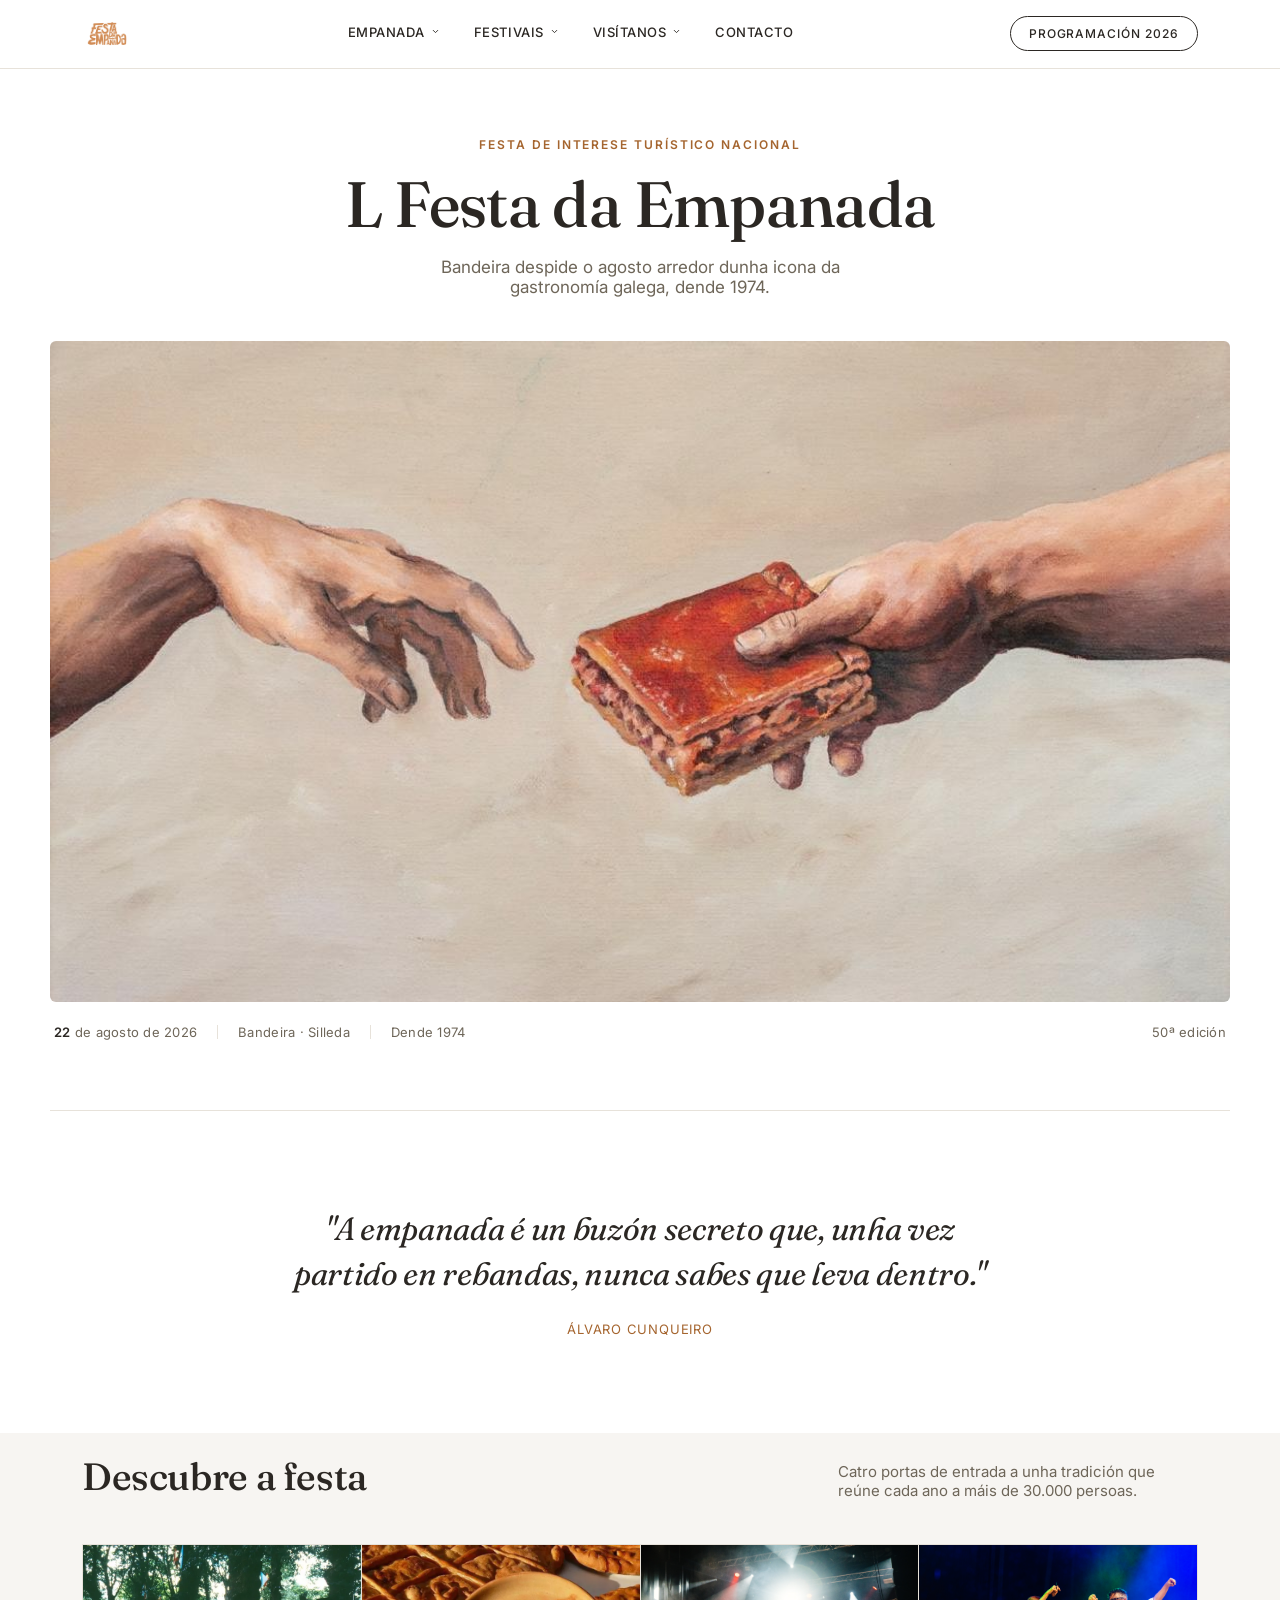
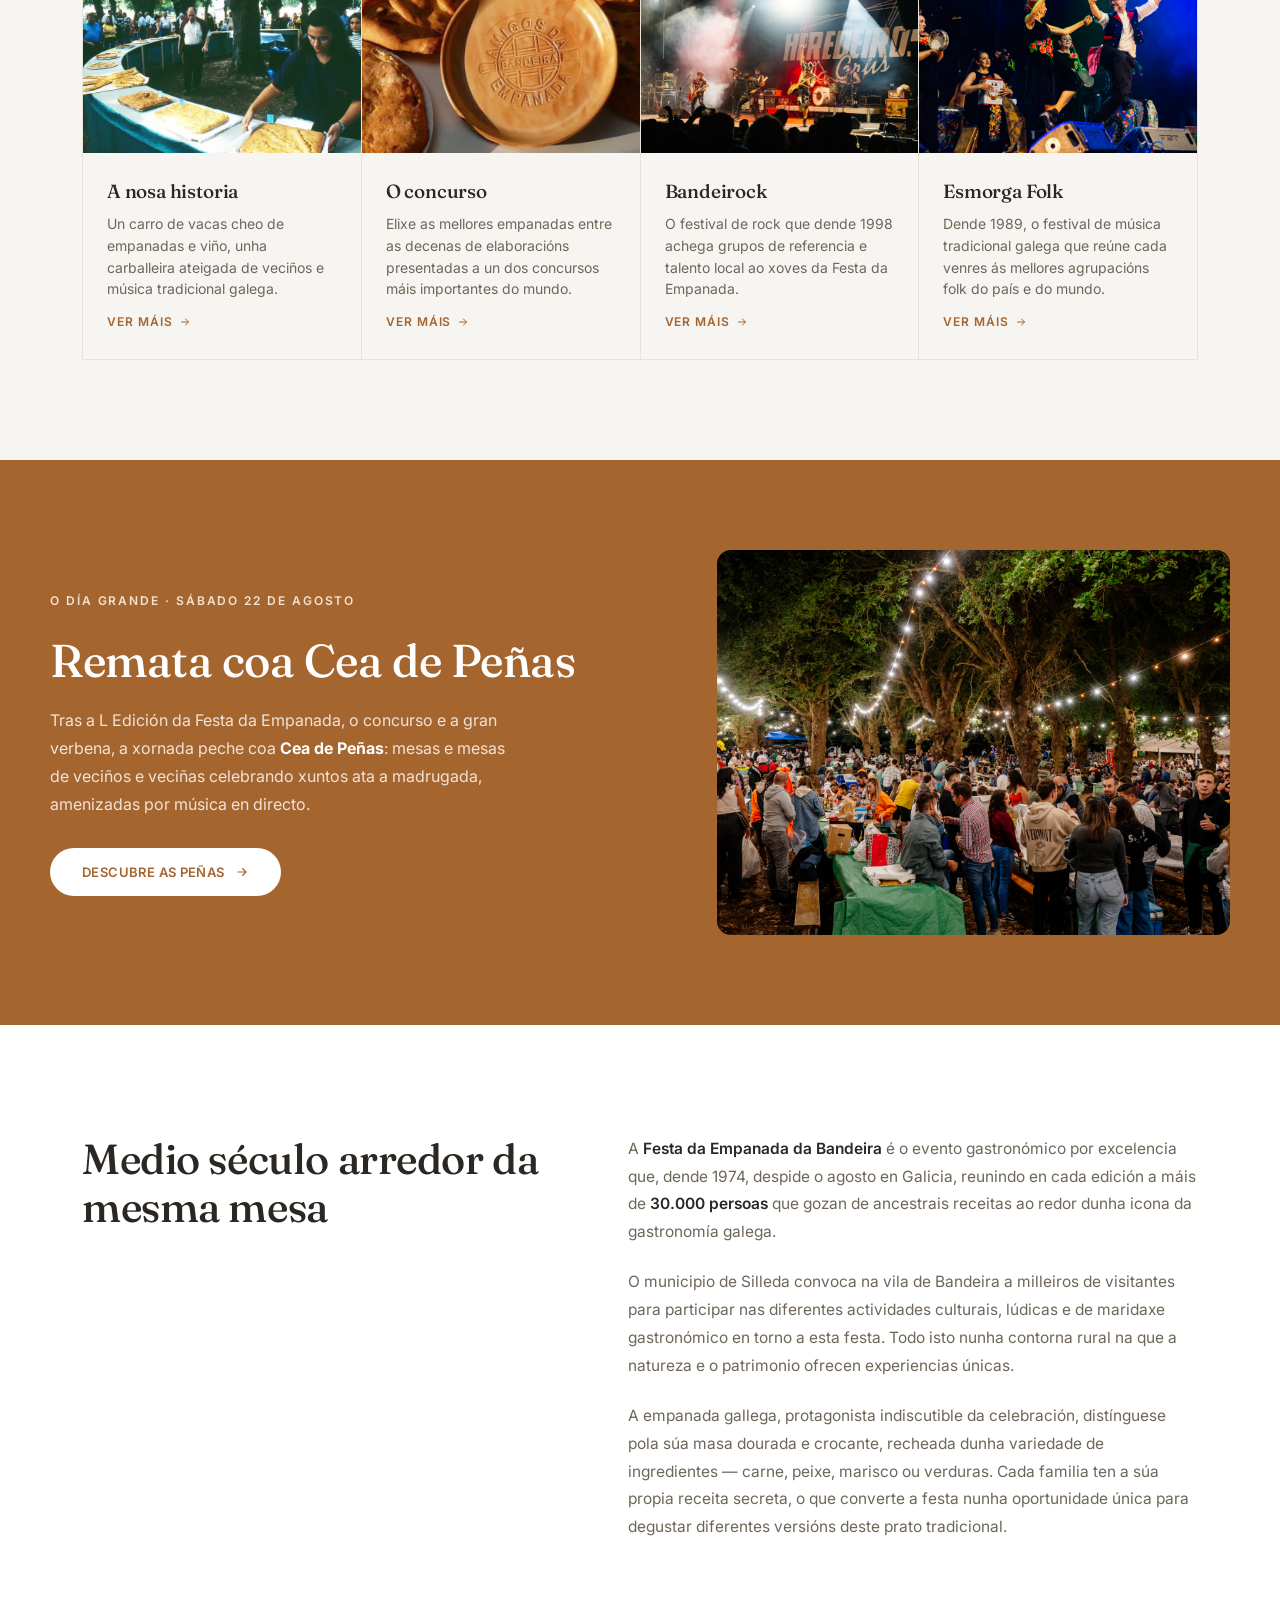
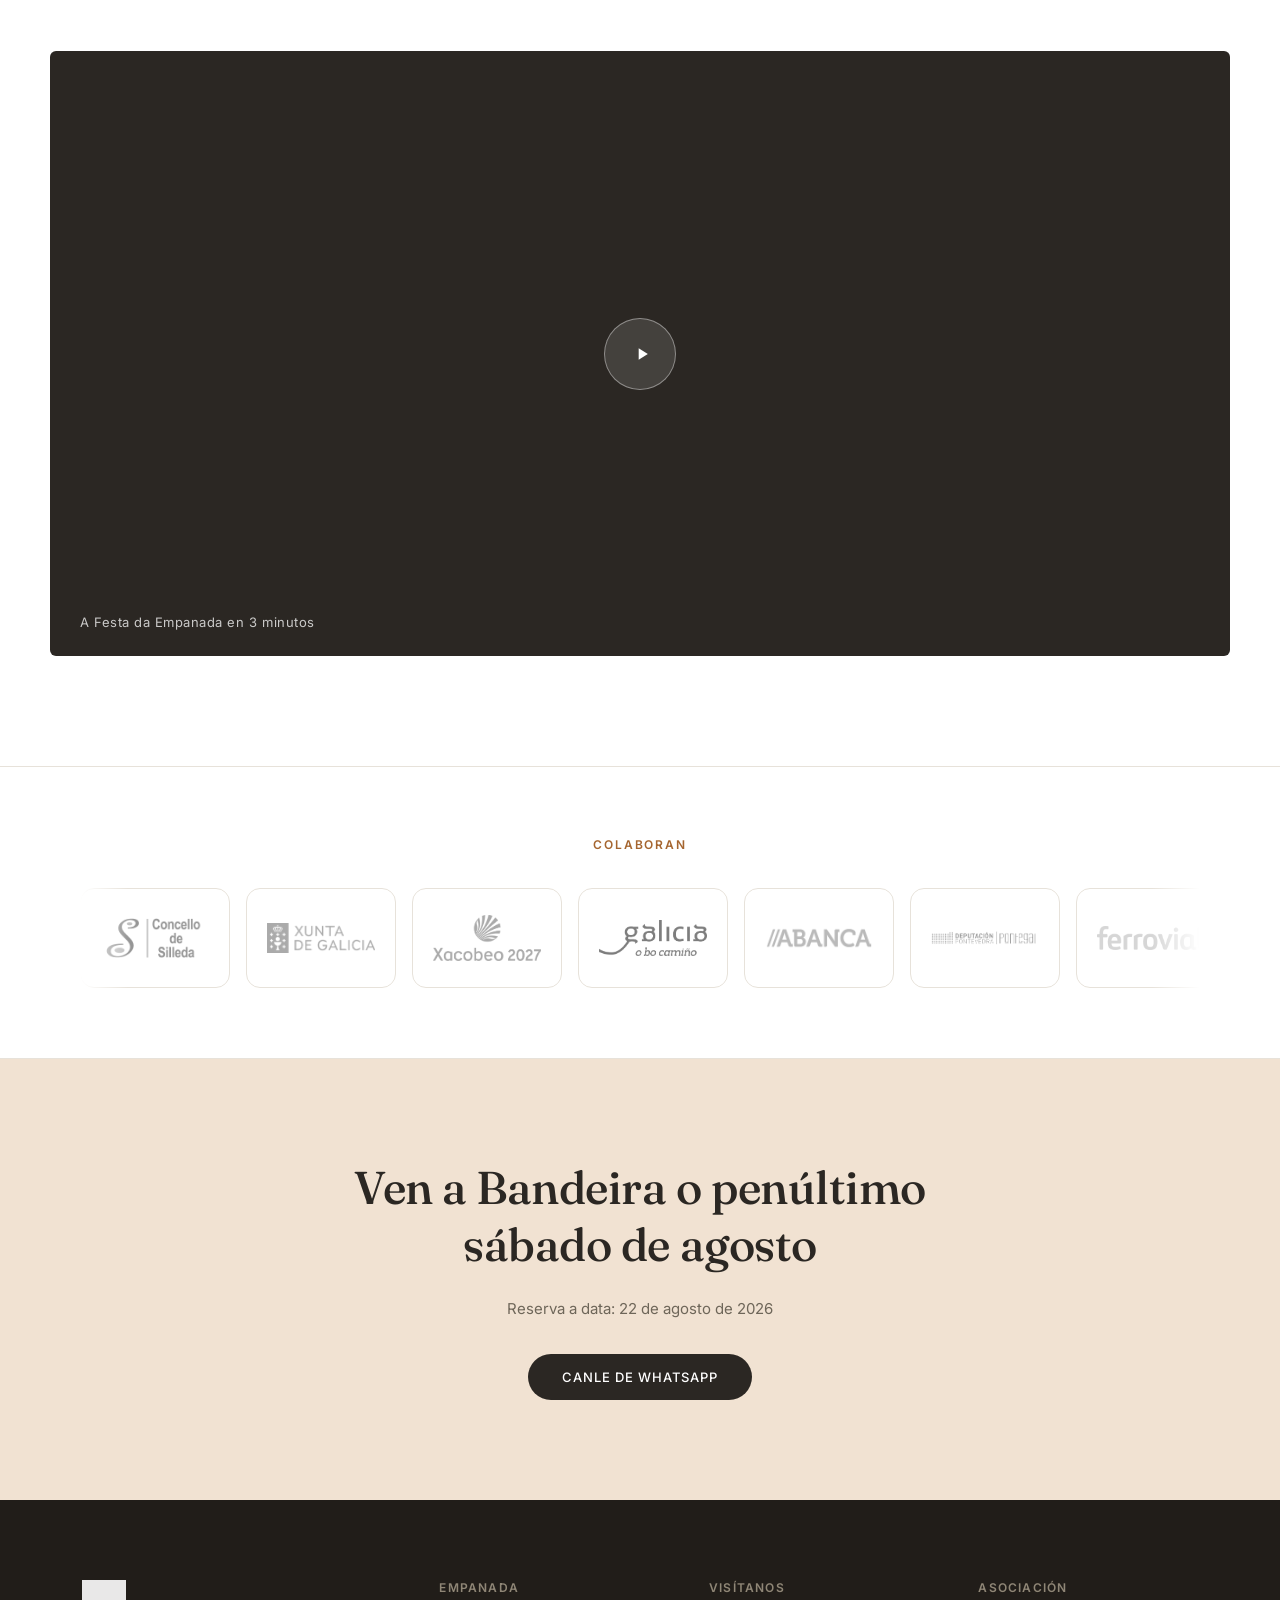
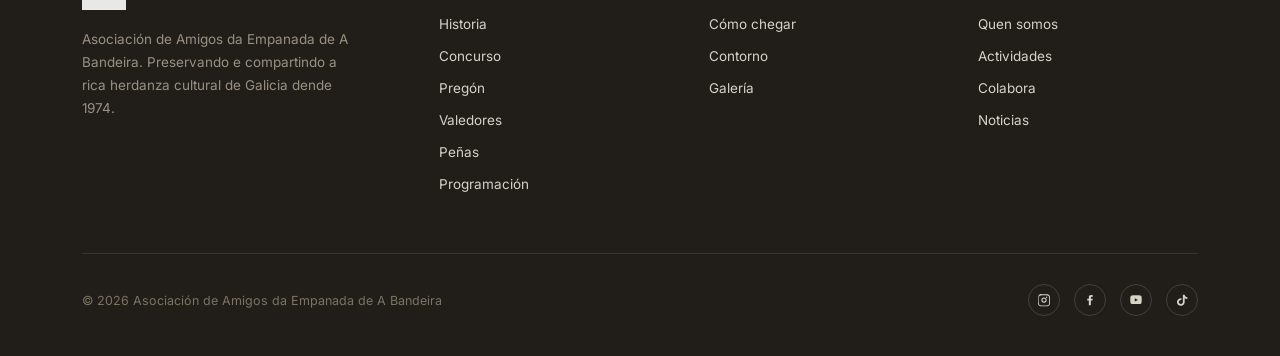
<file: index.html>
<!DOCTYPE html>
<html lang="gl">
<head>
<meta charset="UTF-8">
<meta name="viewport" content="width=device-width, initial-scale=1.0">
<title>Festa da Empanada · Bandeira</title>
<link rel="preconnect" href="https://fonts.googleapis.com">
<link rel="preconnect" href="https://fonts.gstatic.com" crossorigin>
<link href="https://fonts.googleapis.com/css2?family=Fraunces:ital,opsz,wght@0,9..144,300;0,9..144,400;0,9..144,500;0,9..144,600;1,9..144,400&family=Inter:wght@300;400;500;600&display=swap" rel="stylesheet">
<link rel="stylesheet" href="css/styles.css">
</head>
<body>

<header id="site-header">
  <div class="nav-inner">
    <a class="brand" href="#inicio">
      <img src="img/logo.png" alt="Festa da Empanada">
    </a>
    <nav>
      <ul>
        <li class="has-dropdown">
          <button class="dropdown-toggle" aria-expanded="false" aria-haspopup="true">
            Empanada
            <svg viewBox="0 0 24 24"><path d="M6 9l6 6 6-6" stroke="currentColor" stroke-width="2.4" fill="none" stroke-linecap="round" stroke-linejoin="round"/></svg>
          </button>
          <div class="dropdown-menu">
            <a href="empanada/historia.html">Historia</a>
            <a href="empanada/concurso.html">Concurso</a>
            <a href="empanada/pregon.html">Pregón</a>
            <a href="empanada/valedores.html">Valedores</a>
            <a href="empanada/penas.html">Peñas</a>
            <a href="empanada/programacion.html">Programación</a>
          </div>
        </li>
        <li class="has-dropdown">
          <button class="dropdown-toggle" aria-expanded="false" aria-haspopup="true">
            Festivais
            <svg viewBox="0 0 24 24"><path d="M6 9l6 6 6-6" stroke="currentColor" stroke-width="2.4" fill="none" stroke-linecap="round" stroke-linejoin="round"/></svg>
          </button>
          <div class="dropdown-menu">
            <a href="festivais/esmorgafolk.html">Esmorga Folk</a>
            <a href="festivais/bandeirock.html">Bandeirock</a>
          </div>
        </li>
        <li class="has-dropdown">
          <button class="dropdown-toggle" aria-expanded="false" aria-haspopup="true">
            Visítanos
            <svg viewBox="0 0 24 24"><path d="M6 9l6 6 6-6" stroke="currentColor" stroke-width="2.4" fill="none" stroke-linecap="round" stroke-linejoin="round"/></svg>
          </button>
          <div class="dropdown-menu">
            <a href="visitanos/atopanos.html">Cómo chegar</a>
            <a href="visitanos/entorno.html">Contorno</a>
          </div>
        </li>
        <li><a href="contacto.html">Contacto</a></li>
      </ul>
    </nav>
    <a class="nav-cta" href="empanada/programacion.html">Programación 2026</a>
    <button class="nav-toggle" id="navToggle" aria-label="Abrir menú" aria-expanded="false">
      <span></span><span></span><span></span>
    </button>
  </div>
  <div class="mobile-menu" id="mobileMenu">
    <ul>
      <li>
        <button class="mobile-dropdown-toggle" aria-expanded="false">
          Empanada
          <svg viewBox="0 0 24 24"><path d="M6 9l6 6 6-6" stroke="currentColor" stroke-width="2.4" fill="none" stroke-linecap="round" stroke-linejoin="round"/></svg>
        </button>
        <ul class="mobile-submenu">
          <li><a href="empanada/historia.html">Historia</a></li>
          <li><a href="empanada/concurso.html">Concurso</a></li>
          <li><a href="empanada/pregon.html">Pregón</a></li>
          <li><a href="empanada/valedores.html">Valedores</a></li>
          <li><a href="empanada/penas.html">Peñas</a></li>
          <li><a href="empanada/programacion.html">Programación</a></li>
        </ul>
      </li>
      <li>
        <button class="mobile-dropdown-toggle" aria-expanded="false">
          Empanada Fest
          <svg viewBox="0 0 24 24"><path d="M6 9l6 6 6-6" stroke="currentColor" stroke-width="2.4" fill="none" stroke-linecap="round" stroke-linejoin="round"/></svg>
        </button>
        <ul class="mobile-submenu">
          <li><a href="festivais/esmorgafolk.html">Esmorga Folk</a></li>
          <li><a href="festivais/bandeirock.html">Bandeirock</a></li>
        </ul>
      </li>
      <li>
        <button class="mobile-dropdown-toggle" aria-expanded="false">
          Visítanos
          <svg viewBox="0 0 24 24"><path d="M6 9l6 6 6-6" stroke="currentColor" stroke-width="2.4" fill="none" stroke-linecap="round" stroke-linejoin="round"/></svg>
        </button>
        <ul class="mobile-submenu">
          <li><a href="visitanos/atopanos.html">Cómo chegar</a></li>
          <li><a href="visitanos/entorno.html">Contorno</a></li>
        </ul>
      </li>
      <li><a href="contacto.html">Contacto</a></li>
    </ul>
  </div>
</header>

<section class="hero" id="inicio">
  <div class="hero-top">
    <span class="eyebrow">Festa de Interese Turístico Nacional</span>
    <h1>L Festa da Empanada</h1>
    <p>Bandeira despide o agosto arredor dunha icona da gastronomía galega, dende 1974.</p>
  </div>

  <div class="hero-image-frame">
    <img src="img/hero-empanada.jpg" alt="Man e empanada, ilustración inspirada na Creación de Adán">
  </div>

  <div class="hero-meta">
    <div class="hero-meta-group">
      <div class="item"><b>22</b> de agosto de 2026</div>
      <div class="divider"></div>
      <div class="item">Bandeira · Silleda</div>
      <div class="divider"></div>
      <div class="item">Dende 1974</div>
    </div>
    <div class="item">50ª edición</div>
  </div>
</section>

<section class="intro" data-reveal>
  <div class="wrap">
    <h2>"A empanada é un buzón secreto que, unha vez partido en rebandas, nunca sabes que leva dentro."</h2>
    <cite>Álvaro Cunqueiro</cite>
  </div>
</section>

<section class="cards" id="descubre">
  <div class="wrap">
    <div class="section-head" data-reveal>
      <h2>Descubre a festa</h2>
      <p>Catro portas de entrada a unha tradición que reúne cada ano a máis de 30.000 persoas.</p>
    </div>
    <div class="card-grid">

      <div class="card" id="historia" data-reveal>
        <img class="card-ph" src="img/card-historia.jpg" alt="A nosa historia" loading="lazy" decoding="async">
        <div class="card-body">
          <h3>A nosa historia</h3>
          <p>Un carro de vacas cheo de empanadas e viño, unha carballeira ateigada de veciños e música tradicional galega.</p>
          <a class="card-link" href="empanada/historia.html">Ver máis <svg viewBox="0 0 24 24"><path d="M5 12h14M13 6l6 6-6 6" stroke="currentColor" stroke-width="2" fill="none" stroke-linecap="round" stroke-linejoin="round"/></svg></a>
        </div>
      </div>

      <div class="card" id="concurso" data-reveal>
        <img class="card-ph" src="img/card-concurso.jpg" alt="O concurso" loading="lazy" decoding="async">
        <div class="card-body">
          <h3>O concurso</h3>
          <p>Elixe as mellores empanadas entre as decenas de elaboracións presentadas a un dos concursos máis importantes do mundo.</p>
          <a class="card-link" href="empanada/concurso.html">Ver máis <svg viewBox="0 0 24 24"><path d="M5 12h14M13 6l6 6-6 6" stroke="currentColor" stroke-width="2" fill="none" stroke-linecap="round" stroke-linejoin="round"/></svg></a>
        </div>
      </div>

      <div class="card" id="bandeirock" data-reveal>
        <img class="card-ph" src="img/card-bandeirock.jpg" alt="Bandeirock" loading="lazy" decoding="async">
        <div class="card-body">
          <h3>Bandeirock</h3>
          <p>O festival de rock que dende 1998 achega grupos de referencia e talento local ao xoves da Festa da Empanada.</p>
          <a class="card-link" href="festivais/bandeirock.html">Ver máis <svg viewBox="0 0 24 24"><path d="M5 12h14M13 6l6 6-6 6" stroke="currentColor" stroke-width="2" fill="none" stroke-linecap="round" stroke-linejoin="round"/></svg></a>
        </div>
      </div>

      <div class="card" id="esmorgafolk" data-reveal>
        <img class="card-ph" src="img/card-esmorgafolk.jpg" alt="Esmorga Folk" loading="lazy" decoding="async">
        <div class="card-body">
          <h3>Esmorga Folk</h3>
          <p>Dende 1989, o festival de música tradicional galega que reúne cada venres ás mellores agrupacións folk do país e do mundo.</p>
          <a class="card-link" href="festivais/esmorgafolk.html">Ver máis <svg viewBox="0 0 24 24"><path d="M5 12h14M13 6l6 6-6 6" stroke="currentColor" stroke-width="2" fill="none" stroke-linecap="round" stroke-linejoin="round"/></svg></a>
        </div>
      </div>

    </div>
  </div>
</section>

<section class="highlight-band">
  <div class="highlight-grid">
    <div class="highlight-text" data-reveal>
      <span class="eyebrow">O día grande · Sábado 22 de agosto</span>
      <h2>Remata coa Cea de Peñas</h2>
      <p>Tras a L Edición da Festa da Empanada, o concurso e a gran verbena, a xornada peche coa <strong>Cea de Peñas</strong>: mesas e mesas de veciños e veciñas celebrando xuntos ata a madrugada, amenizadas por música en directo.</p>
      <a class="highlight-cta" href="empanada/penas.html">Descubre as peñas <svg viewBox="0 0 24 24"><path d="M5 12h14M13 6l6 6-6 6" stroke="currentColor" stroke-width="2" fill="none" stroke-linecap="round" stroke-linejoin="round"/></svg></a>
    </div>
    <div class="highlight-figure">
      <img src="img/cea-de-penas.jpg" alt="Cea de Peñas na Festa da Empanada" loading="lazy" decoding="async" onerror="this.parentElement.innerHTML='&lt;span&gt;Imaxe · Cea de Peñas&lt;/span&gt;'">
    </div>
  </div>
</section>

<section class="about">
  <div class="wrap">
    <h2 data-reveal>Medio século arredor da mesma mesa</h2>
    <div class="about-text" data-reveal>
      <p>A <strong>Festa da Empanada da Bandeira</strong> é o evento gastronómico por excelencia que, dende 1974, despide o agosto en Galicia, reunindo en cada edición a máis de <strong>30.000 persoas</strong> que gozan de ancestrais receitas ao redor dunha icona da gastronomía galega.</p>
      <p>O municipio de Silleda convoca na vila de Bandeira a milleiros de visitantes para participar nas diferentes actividades culturais, lúdicas e de maridaxe gastronómico en torno a esta festa. Todo isto nunha contorna rural na que a natureza e o patrimonio ofrecen experiencias únicas.</p>
      <p>A empanada gallega, protagonista indiscutible da celebración, distínguese pola súa masa dourada e crocante, recheada dunha variedade de ingredientes — carne, peixe, marisco ou verduras. Cada familia ten a súa propia receita secreta, o que converte a festa nunha oportunidade única para degustar diferentes versións deste prato tradicional.</p>
    </div>
  </div>
</section>

<section class="video" id="programacion">
  <div class="video-frame" id="videoFrame" data-video-id="cNj0-I0LE_Q" role="button" tabindex="0" aria-label="Reproducir vídeo: A Festa da Empanada en 3 minutos">
    <div class="play">
      <svg viewBox="0 0 24 24"><path d="M8 5v14l11-7z"/></svg>
    </div>
    <span class="video-label">A Festa da Empanada en 3 minutos</span>
  </div>
</section>

<section class="sponsors">
  <span class="eyebrow" style="text-align:center; display:block;">Colaboran</span>
  <div class="sponsor-marquee" data-reveal>
    <div class="sponsor-track">

    <div class="sponsor-logo">
      <img src="img/colaboradores/concello-silleda.png" alt="Concello de Silleda" loading="lazy" decoding="async" onerror="this.style.display='none';this.nextElementSibling.style.display='flex';">
      <span class="sponsor-fallback">Concello de Silleda</span>
    </div>
    <div class="sponsor-logo">
      <img src="img/colaboradores/xunta-galicia.png" alt="Xunta de Galicia" loading="lazy" decoding="async" onerror="this.style.display='none';this.nextElementSibling.style.display='flex';">
      <span class="sponsor-fallback">Xunta de Galicia</span>
    </div>
    <div class="sponsor-logo">
      <img src="img/colaboradores/xacobeo-2027.png" alt="Xacobeo 2027" loading="lazy" decoding="async" onerror="this.style.display='none';this.nextElementSibling.style.display='flex';">
      <span class="sponsor-fallback">Xacobeo 2027</span>
    </div>
    <div class="sponsor-logo">
      <img src="img/colaboradores/turismo-galicia.png" alt="Turismo de Galicia" loading="lazy" decoding="async" onerror="this.style.display='none';this.nextElementSibling.style.display='flex';">
      <span class="sponsor-fallback">Turismo de Galicia</span>
    </div>
    <div class="sponsor-logo">
      <img src="img/colaboradores/abanca.png" alt="ABANCA" loading="lazy" decoding="async" onerror="this.style.display='none';this.nextElementSibling.style.display='flex';">
      <span class="sponsor-fallback">ABANCA</span>
    </div>
    <div class="sponsor-logo">
      <img src="img/colaboradores/deputacion-pontevedra.png" alt="Deputación de Pontevedra" loading="lazy" decoding="async" onerror="this.style.display='none';this.nextElementSibling.style.display='flex';">
      <span class="sponsor-fallback">Deputación de Pontevedra</span>
    </div>
    <div class="sponsor-logo">
      <img src="img/colaboradores/ferrovial.png" alt="Ferrovial" loading="lazy" decoding="async" onerror="this.style.display='none';this.nextElementSibling.style.display='flex';">
      <span class="sponsor-fallback">Ferrovial</span>
    </div>
    <div class="sponsor-logo">
      <img src="img/colaboradores/silledasostible.png" alt="Silledasostible" loading="lazy" decoding="async" onerror="this.style.display='none';this.nextElementSibling.style.display='flex';">
      <span class="sponsor-fallback">Silledasostible</span>
    </div>
    <div class="sponsor-logo">
      <img src="img/colaboradores/nudesa.png" alt="Nudesa" loading="lazy" decoding="async" onerror="this.style.display='none';this.nextElementSibling.style.display='flex';">
      <span class="sponsor-fallback">Nudesa</span>
    </div>
    <div class="sponsor-logo">
      <img src="img/colaboradores/culinaria.png" alt="Culinaria" loading="lazy" decoding="async" onerror="this.style.display='none';this.nextElementSibling.style.display='flex';">
      <span class="sponsor-fallback">Culinaria</span>
    </div>
    <div class="sponsor-logo">
      <img src="img/colaboradores/o-muino-de-cerdedo.png" alt="O Muíño de Cerdedo" loading="lazy" decoding="async" onerror="this.style.display='none';this.nextElementSibling.style.display='flex';">
      <span class="sponsor-fallback">O Muíño de Cerdedo</span>
    </div>
    <div class="sponsor-logo">
      <img src="img/colaboradores/vegalsa.png" alt="Vegalsa" loading="lazy" decoding="async" onerror="this.style.display='none';this.nextElementSibling.style.display='flex';">
      <span class="sponsor-fallback">Vegalsa</span>
    </div>
    <div class="sponsor-logo">
      <img src="img/colaboradores/inturasa-perez-rumbao.png" alt="Inturasa Pérez Rumbao" loading="lazy" decoding="async" onerror="this.style.display='none';this.nextElementSibling.style.display='flex';">
      <span class="sponsor-fallback">Inturasa Pérez Rumbao</span>
    </div>
    <div class="sponsor-logo">
      <img src="img/colaboradores/gadisa.png" alt="Gadisa" loading="lazy" decoding="async" onerror="this.style.display='none';this.nextElementSibling.style.display='flex';">
      <span class="sponsor-fallback">Gadisa</span>
    </div>
    <div class="sponsor-logo">
      <img src="img/colaboradores/froiz.png" alt="Froiz" loading="lazy" decoding="async" onerror="this.style.display='none';this.nextElementSibling.style.display='flex';">
      <span class="sponsor-fallback">Froiz</span>
    </div>
    <div class="sponsor-logo">
      <img src="img/colaboradores/bandeira.png" alt="Bandeira" loading="lazy" decoding="async" onerror="this.style.display='none';this.nextElementSibling.style.display='flex';">
      <span class="sponsor-fallback">Bandeira</span>
    </div>
    <div class="sponsor-logo">
      <img src="img/colaboradores/schweppes.png" alt="Schweppes" loading="lazy" decoding="async" onerror="this.style.display='none';this.nextElementSibling.style.display='flex';">
      <span class="sponsor-fallback">Schweppes</span>
    </div>
    <div class="sponsor-logo">
      <img src="img/colaboradores/duro-hijos.png" alt="Duro Hijos" loading="lazy" decoding="async" onerror="this.style.display='none';this.nextElementSibling.style.display='flex';">
      <span class="sponsor-fallback">Duro Hijos</span>
    </div>

    <div class="sponsor-logo" aria-hidden="true">
      <img src="img/colaboradores/concello-silleda.png" alt="Concello de Silleda" loading="lazy" decoding="async" onerror="this.style.display='none';this.nextElementSibling.style.display='flex';">
      <span class="sponsor-fallback">Concello de Silleda</span>
    </div>
    <div class="sponsor-logo" aria-hidden="true">
      <img src="img/colaboradores/xunta-galicia.png" alt="Xunta de Galicia" loading="lazy" decoding="async" onerror="this.style.display='none';this.nextElementSibling.style.display='flex';">
      <span class="sponsor-fallback">Xunta de Galicia</span>
    </div>
    <div class="sponsor-logo" aria-hidden="true">
      <img src="img/colaboradores/xacobeo-2027.png" alt="Xacobeo 2027" loading="lazy" decoding="async" onerror="this.style.display='none';this.nextElementSibling.style.display='flex';">
      <span class="sponsor-fallback">Xacobeo 2027</span>
    </div>
    <div class="sponsor-logo" aria-hidden="true">
      <img src="img/colaboradores/turismo-galicia.png" alt="Turismo de Galicia" loading="lazy" decoding="async" onerror="this.style.display='none';this.nextElementSibling.style.display='flex';">
      <span class="sponsor-fallback">Turismo de Galicia</span>
    </div>
    <div class="sponsor-logo" aria-hidden="true">
      <img src="img/colaboradores/abanca.png" alt="ABANCA" loading="lazy" decoding="async" onerror="this.style.display='none';this.nextElementSibling.style.display='flex';">
      <span class="sponsor-fallback">ABANCA</span>
    </div>
    <div class="sponsor-logo" aria-hidden="true">
      <img src="img/colaboradores/deputacion-pontevedra.png" alt="Deputación de Pontevedra" loading="lazy" decoding="async" onerror="this.style.display='none';this.nextElementSibling.style.display='flex';">
      <span class="sponsor-fallback">Deputación de Pontevedra</span>
    </div>
    <div class="sponsor-logo" aria-hidden="true">
      <img src="img/colaboradores/ferrovial.png" alt="Ferrovial" loading="lazy" decoding="async" onerror="this.style.display='none';this.nextElementSibling.style.display='flex';">
      <span class="sponsor-fallback">Ferrovial</span>
    </div>
    <div class="sponsor-logo" aria-hidden="true">
      <img src="img/colaboradores/silledasostible.png" alt="Silledasostible" loading="lazy" decoding="async" onerror="this.style.display='none';this.nextElementSibling.style.display='flex';">
      <span class="sponsor-fallback">Silledasostible</span>
    </div>
    <div class="sponsor-logo" aria-hidden="true">
      <img src="img/colaboradores/nudesa.png" alt="Nudesa" loading="lazy" decoding="async" onerror="this.style.display='none';this.nextElementSibling.style.display='flex';">
      <span class="sponsor-fallback">Nudesa</span>
    </div>
    <div class="sponsor-logo" aria-hidden="true">
      <img src="img/colaboradores/culinaria.png" alt="Culinaria" loading="lazy" decoding="async" onerror="this.style.display='none';this.nextElementSibling.style.display='flex';">
      <span class="sponsor-fallback">Culinaria</span>
    </div>
    <div class="sponsor-logo" aria-hidden="true">
      <img src="img/colaboradores/o-muino-de-cerdedo.png" alt="O Muíño de Cerdedo" loading="lazy" decoding="async" onerror="this.style.display='none';this.nextElementSibling.style.display='flex';">
      <span class="sponsor-fallback">O Muíño de Cerdedo</span>
    </div>
    <div class="sponsor-logo" aria-hidden="true">
      <img src="img/colaboradores/vegalsa.png" alt="Vegalsa" loading="lazy" decoding="async" onerror="this.style.display='none';this.nextElementSibling.style.display='flex';">
      <span class="sponsor-fallback">Vegalsa</span>
    </div>
    <div class="sponsor-logo" aria-hidden="true">
      <img src="img/colaboradores/inturasa-perez-rumbao.png" alt="Inturasa Pérez Rumbao" loading="lazy" decoding="async" onerror="this.style.display='none';this.nextElementSibling.style.display='flex';">
      <span class="sponsor-fallback">Inturasa Pérez Rumbao</span>
    </div>
    <div class="sponsor-logo" aria-hidden="true">
      <img src="img/colaboradores/gadisa.png" alt="Gadisa" loading="lazy" decoding="async" onerror="this.style.display='none';this.nextElementSibling.style.display='flex';">
      <span class="sponsor-fallback">Gadisa</span>
    </div>
    <div class="sponsor-logo" aria-hidden="true">
      <img src="img/colaboradores/froiz.png" alt="Froiz" loading="lazy" decoding="async" onerror="this.style.display='none';this.nextElementSibling.style.display='flex';">
      <span class="sponsor-fallback">Froiz</span>
    </div>
    <div class="sponsor-logo" aria-hidden="true">
      <img src="img/colaboradores/bandeira.png" alt="Bandeira" loading="lazy" decoding="async" onerror="this.style.display='none';this.nextElementSibling.style.display='flex';">
      <span class="sponsor-fallback">Bandeira</span>
    </div>
    <div class="sponsor-logo" aria-hidden="true">
      <img src="img/colaboradores/schweppes.png" alt="Schweppes" loading="lazy" decoding="async" onerror="this.style.display='none';this.nextElementSibling.style.display='flex';">
      <span class="sponsor-fallback">Schweppes</span>
    </div>
    <div class="sponsor-logo" aria-hidden="true">
      <img src="img/colaboradores/duro-hijos.png" alt="Duro Hijos" loading="lazy" decoding="async" onerror="this.style.display='none';this.nextElementSibling.style.display='flex';">
      <span class="sponsor-fallback">Duro Hijos</span>
    </div>
    </div>
  </div>
</section>

<section class="cta-strip" data-reveal>
  <h2>Ven a Bandeira o penúltimo sábado de agosto</h2>
  <p>Reserva a data: 22 de agosto de 2026</p>
  <a class="btn-solid" href="https://whatsapp.com/channel/0029VbDZt1V8fewsHfTNgw43" target="_blank" rel="noopener">Canle de WhatsApp</a>
</section>

<footer id="contacto">
  <div class="wrap">
    <div class="footer-top">
      <div class="footer-brand">
        <img src="img/logo.png" alt="Festa da Empanada">
        <p>Asociación de Amigos da Empanada de A Bandeira. Preservando e compartindo a rica herdanza cultural de Galicia dende 1974.</p>
      </div>
      <div class="footer-col">
        <h4>Empanada</h4>
        <ul>
          <li><a href="empanada/historia.html">Historia</a></li>
          <li><a href="empanada/concurso.html">Concurso</a></li>
          <li><a href="empanada/pregon.html">Pregón</a></li>
          <li><a href="empanada/valedores.html">Valedores</a></li>
          <li><a href="empanada/penas.html">Peñas</a></li>
          <li><a href="empanada/programacion.html">Programación</a></li>
        </ul>
      </div>
      <div class="footer-col">
        <h4>Visítanos</h4>
        <ul>
          <li><a href="visitanos/atopanos.html">Cómo chegar</a></li>
          <li><a href="visitanos/entorno.html">Contorno</a></li>
          <li><a href="#galeria">Galería</a></li>
        </ul>
      </div>
      <div class="footer-col">
        <h4>Asociación</h4>
        <ul>
          <li><a href="#">Quen somos</a></li>
          <li><a href="#">Actividades</a></li>
          <li><a href="#">Colabora</a></li>
          <li><a href="#">Noticias</a></li>
        </ul>
      </div>
    </div>
    <div class="footer-bottom">
      <span>© 2026 Asociación de Amigos da Empanada de A Bandeira</span>
      <div class="socials">
        <a href="https://www.instagram.com/festadaempanada/" target="_blank" rel="noopener" aria-label="Instagram"><svg viewBox="0 0 24 24"><path d="M12 2.2c3.2 0 3.6 0 4.9.1 1.2.1 2 .2 2.4.4.6.2 1 .5 1.5 1 .4.4.7.8 1 1.5.2.5.3 1.3.4 2.4.1 1.3.1 1.7.1 4.9s0 3.6-.1 4.9c-.1 1.2-.2 2-.4 2.4-.2.6-.5 1-1 1.5-.4.4-.8.7-1.5 1-.5.2-1.3.3-2.4.4-1.3.1-1.7.1-4.9.1s-3.6 0-4.9-.1c-1.2-.1-2-.2-2.4-.4-.6-.2-1-.5-1.5-1-.4-.4-.7-.8-1-1.5-.2-.5-.3-1.3-.4-2.4C2.2 15.6 2.2 15.2 2.2 12s0-3.6.1-4.9c.1-1.2.2-2 .4-2.4.2-.6.5-1 1-1.5.4-.4.8-.7 1.5-1 .5-.2 1.3-.3 2.4-.4C8.4 2.2 8.8 2.2 12 2.2zm0 1.8c-3.1 0-3.5 0-4.7.1-1 .1-1.6.2-1.9.3-.5.2-.8.4-1.1.7-.3.3-.5.6-.7 1.1-.1.3-.3.9-.3 1.9-.1 1.2-.1 1.6-.1 4.7s0 3.5.1 4.7c.1 1 .2 1.6.3 1.9.2.5.4.8.7 1.1.3.3.6.5 1.1.7.3.1.9.3 1.9.3 1.2.1 1.6.1 4.7.1s3.5 0 4.7-.1c1-.1 1.6-.2 1.9-.3.5-.2.8-.4 1.1-.7.3-.3.5-.6.7-1.1.1-.3.3-.9.3-1.9.1-1.2.1-1.6.1-4.7s0-3.5-.1-4.7c-.1-1-.2-1.6-.3-1.9-.2-.5-.4-.8-.7-1.1-.3-.3-.6-.5-1.1-.7-.3-.1-.9-.3-1.9-.3-1.2-.1-1.6-.1-4.7-.1zm0 3.5a4.5 4.5 0 110 9 4.5 4.5 0 010-9zm0 1.8a2.7 2.7 0 100 5.4 2.7 2.7 0 000-5.4zm5.7-2a1.1 1.1 0 11-2.2 0 1.1 1.1 0 012.2 0z"/></svg></a>
        <a href="https://www.facebook.com/festadaempanadadabandeira" target="_blank" rel="noopener" aria-label="Facebook"><svg viewBox="0 0 24 24"><path d="M13.5 21v-8h2.7l.4-3.1h-3.1V8c0-.9.3-1.5 1.6-1.5h1.7V3.7C15.9 3.6 15 3.5 14 3.5c-2.4 0-4 1.4-4 4.1v2.3H7.3V13H10v8h3.5z"/></svg></a>
        <a href="https://www.youtube.com/@festadaempanada" target="_blank" rel="noopener" aria-label="YouTube"><svg viewBox="0 0 24 24"><path d="M21.6 7.2s-.2-1.5-.8-2.1c-.8-.8-1.7-.8-2.1-.9C15.9 4 12 4 12 4s-3.9 0-6.7.2c-.4 0-1.3.1-2.1.9-.6.6-.8 2.1-.8 2.1S2.2 9 2.2 10.7v1.6c0 1.7.2 3.5.2 3.5s.2 1.5.8 2.1c.8.8 1.9.8 2.3.9 1.7.2 6.5.2 6.5.2s3.9 0 6.7-.2c.4-.1 1.3-.1 2.1-.9.6-.6.8-2.1.8-2.1s.2-1.7.2-3.5v-1.6c0-1.7-.2-3.5-.2-3.5zM9.9 14.6V8.9l5.4 2.9-5.4 2.8z"/></svg></a>
        <a href="https://www.tiktok.com/@festadaempanada" target="_blank" rel="noopener" aria-label="TikTok"><svg viewBox="0 0 24 24"><path d="M16.6 3c.4 2.3 2 4 4.6 4.2v3c-1.6.1-3-.4-4.6-1.4v6.6c0 3.6-2.9 6.6-6.6 6.6S3.4 19 3.4 15.4 6.4 8.8 10 8.8c.4 0 .7 0 1 .1v3.2c-.3-.1-.7-.2-1-.2-1.9 0-3.4 1.5-3.4 3.4S8.1 18.7 10 18.7s3.5-1.4 3.5-3.3V3h3.1z"/></svg></a>
      </div>
    </div>
  </div>
</footer>

<script src="js/script.js"></script>
</body>
</html>
</file>
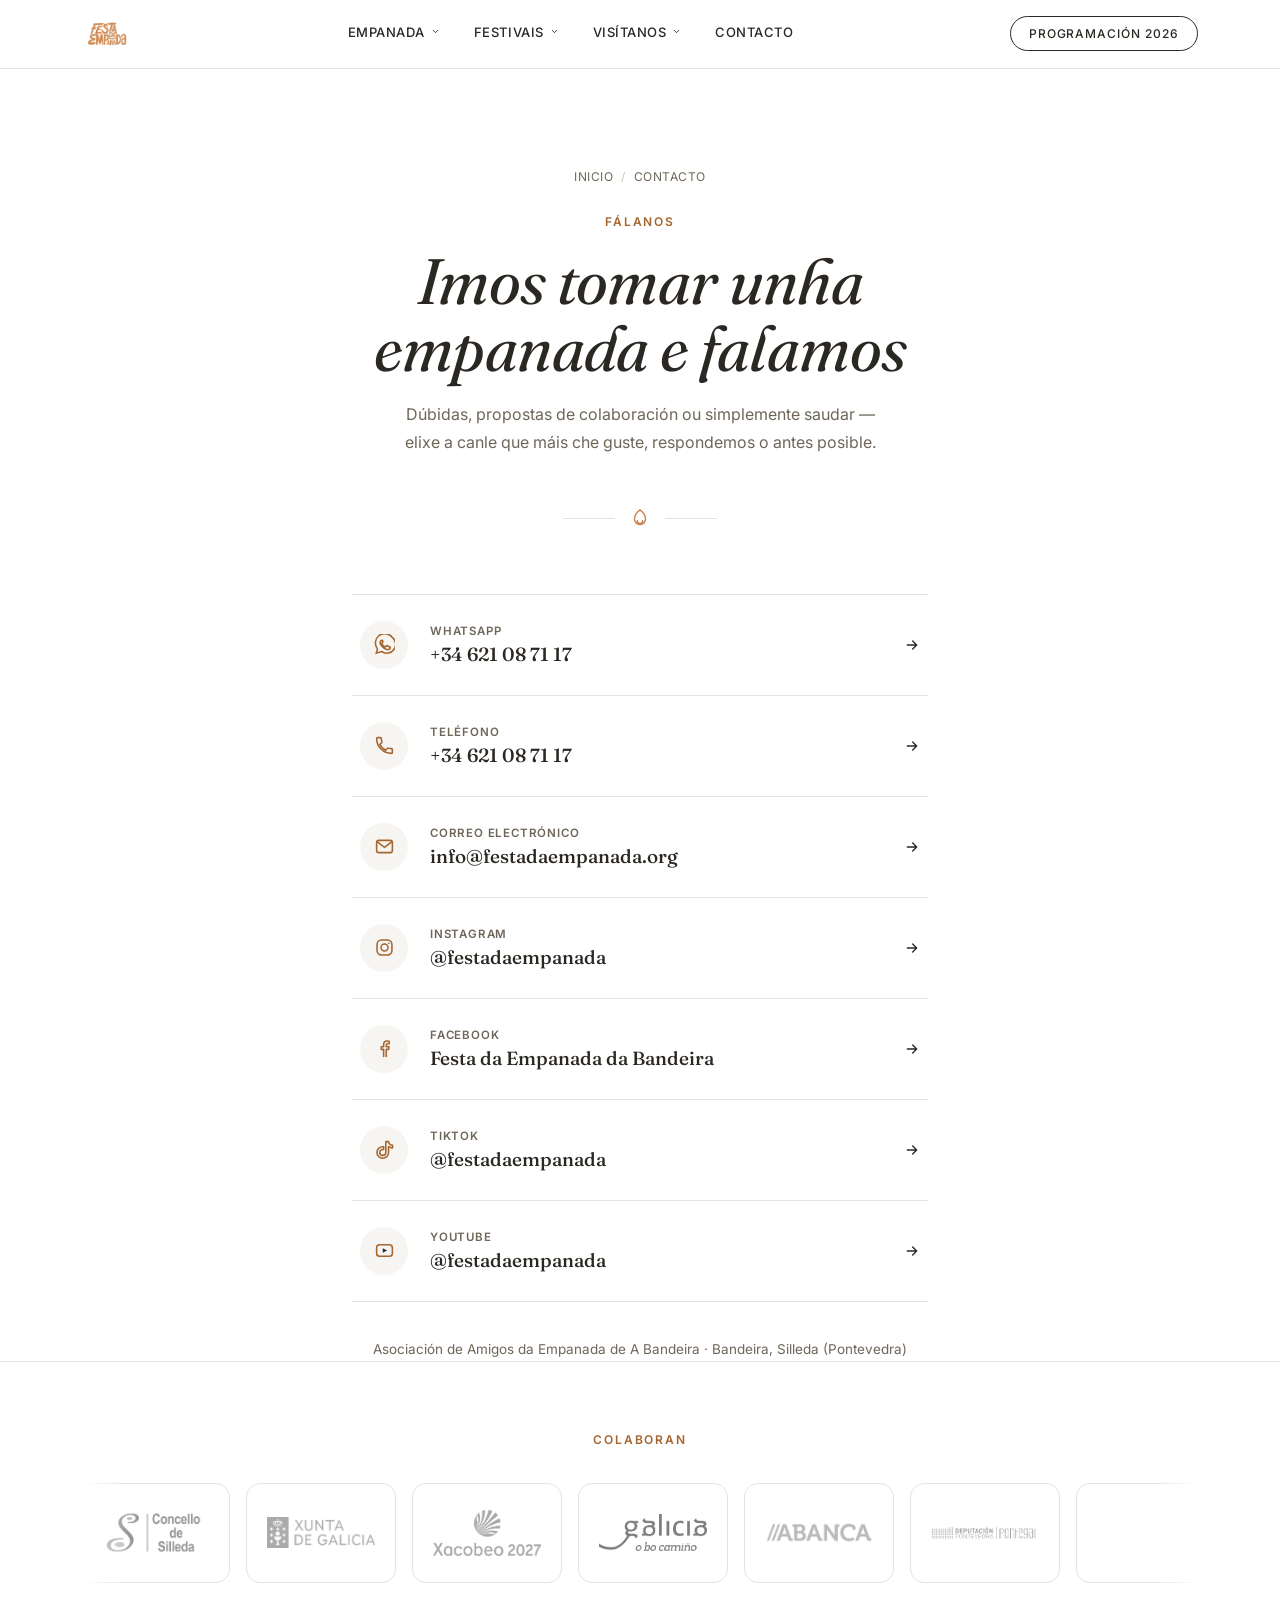
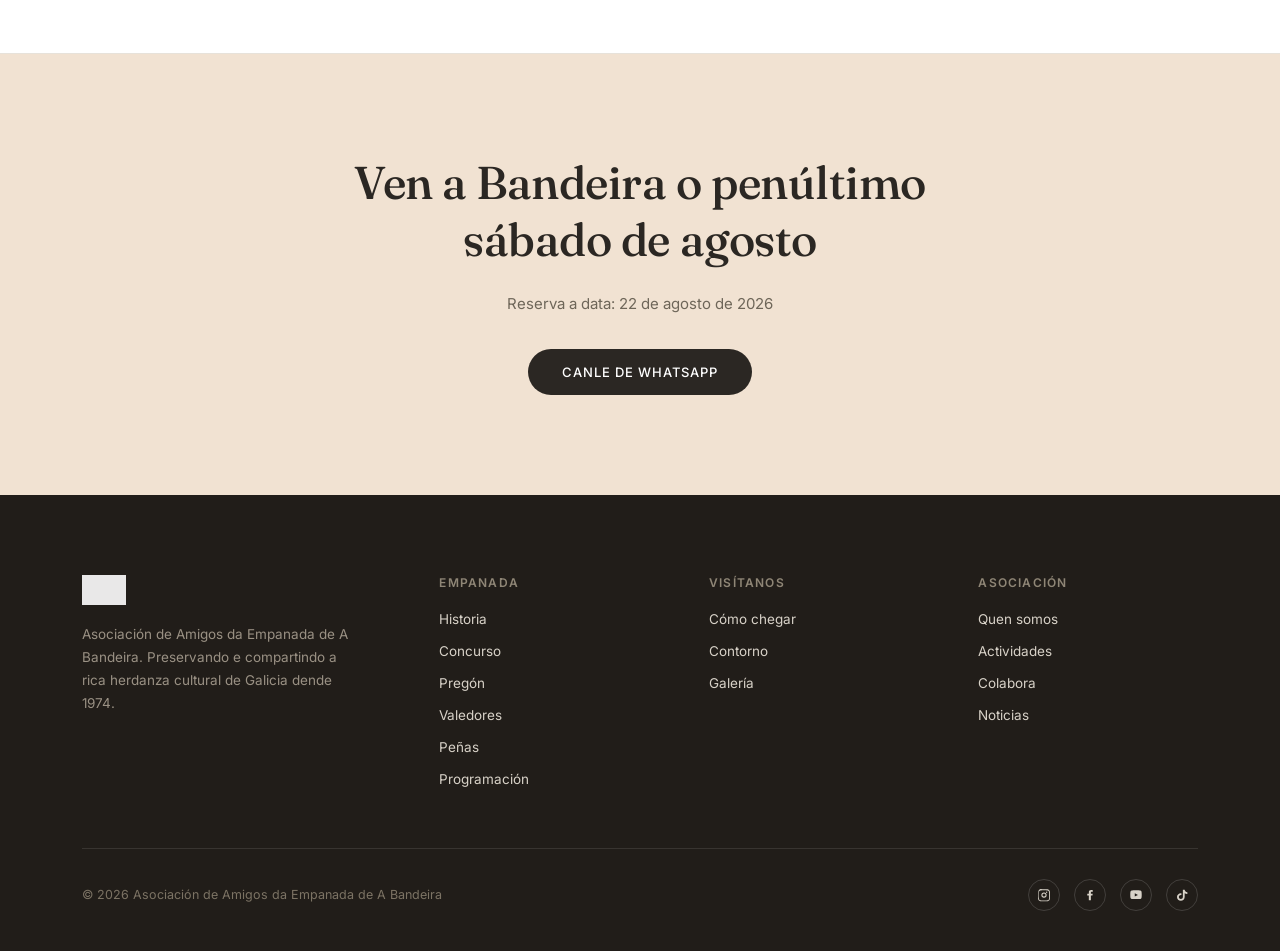
<file: contacto.html>
<!DOCTYPE html>
<html lang="gl">
<head>
<meta charset="UTF-8">
<meta name="viewport" content="width=device-width, initial-scale=1.0">
<title>Contacto · Festa da Empanada</title>
<meta name="description" content="Fálanos por WhatsApp, teléfono, correo electrónico ou redes sociais. A Asociación de Amigos da Empanada de A Bandeira responderá o antes posible.">
<link rel="preconnect" href="https://fonts.googleapis.com">
<link rel="preconnect" href="https://fonts.gstatic.com" crossorigin>
<link href="https://fonts.googleapis.com/css2?family=Fraunces:ital,opsz,wght@0,9..144,300;0,9..144,400;0,9..144,500;0,9..144,600;1,9..144,400&family=Inter:wght@300;400;500;600&display=swap" rel="stylesheet">
<link rel="stylesheet" href="css/styles.css">
</head>
<body>
<header id="site-header">
  <div class="nav-inner">
    <a class="brand" href="index.html">
      <img src="img/logo.png" alt="Festa da Empanada">
    </a>
    <nav>
      <ul>
        <li class="has-dropdown">
          <button class="dropdown-toggle" aria-expanded="false" aria-haspopup="true">
            Empanada
            <svg viewBox="0 0 24 24"><path d="M6 9l6 6 6-6" stroke="currentColor" stroke-width="2.4" fill="none" stroke-linecap="round" stroke-linejoin="round"/></svg>
          </button>
          <div class="dropdown-menu">
            <a href="empanada/historia.html">Historia</a>
            <a href="empanada/concurso.html">Concurso</a>
            <a href="empanada/pregon.html">Pregón</a>
            <a href="empanada/valedores.html">Valedores</a>
            <a href="empanada/penas.html">Peñas</a>
            <a href="empanada/programacion.html">Programación</a>
          </div>
        </li>
        <li class="has-dropdown">
          <button class="dropdown-toggle" aria-expanded="false" aria-haspopup="true">
            Festivais
            <svg viewBox="0 0 24 24"><path d="M6 9l6 6 6-6" stroke="currentColor" stroke-width="2.4" fill="none" stroke-linecap="round" stroke-linejoin="round"/></svg>
          </button>
          <div class="dropdown-menu">
            <a href="festivais/esmorgafolk.html">Esmorga Folk</a>
            <a href="festivais/bandeirock.html">Bandeirock</a>
          </div>
        </li>
        <li class="has-dropdown">
          <button class="dropdown-toggle" aria-expanded="false" aria-haspopup="true">
            Visítanos
            <svg viewBox="0 0 24 24"><path d="M6 9l6 6 6-6" stroke="currentColor" stroke-width="2.4" fill="none" stroke-linecap="round" stroke-linejoin="round"/></svg>
          </button>
          <div class="dropdown-menu">
            <a href="visitanos/atopanos.html">Cómo chegar</a>
            <a href="visitanos/entorno.html">Contorno</a>
          </div>
        </li>
        <li><a href="contacto.html">Contacto</a></li>
      </ul>
    </nav>
    <a class="nav-cta" href="empanada/programacion.html">Programación 2026</a>
    <button class="nav-toggle" id="navToggle" aria-label="Abrir menú" aria-expanded="false">
      <span></span><span></span><span></span>
    </button>
  </div>
  <div class="mobile-menu" id="mobileMenu">
    <ul>
      <li>
        <button class="mobile-dropdown-toggle" aria-expanded="false">
          Empanada
          <svg viewBox="0 0 24 24"><path d="M6 9l6 6 6-6" stroke="currentColor" stroke-width="2.4" fill="none" stroke-linecap="round" stroke-linejoin="round"/></svg>
        </button>
        <ul class="mobile-submenu">
          <li><a href="empanada/historia.html">Historia</a></li>
          <li><a href="empanada/concurso.html">Concurso</a></li>
          <li><a href="empanada/pregon.html">Pregón</a></li>
          <li><a href="empanada/valedores.html">Valedores</a></li>
          <li><a href="empanada/penas.html">Peñas</a></li>
          <li><a href="empanada/programacion.html">Programación</a></li>
        </ul>
      </li>
      <li>
        <button class="mobile-dropdown-toggle" aria-expanded="false">
          Empanada Fest
          <svg viewBox="0 0 24 24"><path d="M6 9l6 6 6-6" stroke="currentColor" stroke-width="2.4" fill="none" stroke-linecap="round" stroke-linejoin="round"/></svg>
        </button>
        <ul class="mobile-submenu">
          <li><a href="festivais/esmorgafolk.html">Esmorga Folk</a></li>
          <li><a href="festivais/bandeirock.html">Bandeirock</a></li>
        </ul>
      </li>
      <li>
        <button class="mobile-dropdown-toggle" aria-expanded="false">
          Visítanos
          <svg viewBox="0 0 24 24"><path d="M6 9l6 6 6-6" stroke="currentColor" stroke-width="2.4" fill="none" stroke-linecap="round" stroke-linejoin="round"/></svg>
        </button>
        <ul class="mobile-submenu">
          <li><a href="visitanos/atopanos.html">Cómo chegar</a></li>
          <li><a href="visitanos/entorno.html">Contorno</a></li>
        </ul>
      </li>
      <li><a href="contacto.html">Contacto</a></li>
    </ul>
  </div>
</header>

<section class="contact-hero">
  <div class="breadcrumb"><a href="index.html">Inicio</a><span>/</span>Contacto</div>
  <span class="eyebrow">Fálanos</span>
  <h1>Imos tomar unha empanada e falamos</h1>
  <p>Dúbidas, propostas de colaboración ou simplemente saudar — elixe a canle que máis che guste, respondemos o antes posible.</p>

  <div class="contact-divider">
    <span></span>
    <svg viewBox="0 0 24 24" stroke-linecap="round" stroke-linejoin="round"><path d="M12 2c-4 3-6 6.5-6 10a6 6 0 0012 0c0-3.5-2-7-6-10z"/><path d="M9 14c0 1.7 1.3 3 3 3s3-1.3 3-3"/></svg>
    <span></span>
  </div>
</section>

<section class="contact-stack">

  <a class="contact-row" href="https://wa.me/34600000000" target="_blank" rel="noopener">
    <div class="c-icon"><svg viewBox="0 0 24 24" stroke-width="1.8"><path d="M17 14.3c-.3-.2-1.8-.9-2-1-.3-.1-.5-.1-.7.1-.2.3-.8 1-.9 1.2-.2.2-.3.2-.6.1-.3-.2-1.2-.5-2.3-1.5-.9-.8-1.4-1.7-1.6-2-.2-.3 0-.5.1-.6.1-.1.3-.3.4-.5.1-.1.2-.3.3-.5.1-.2 0-.4 0-.5C10.6 9.4 10 8 9.8 7.5c-.2-.5-.4-.4-.6-.4h-.5c-.2 0-.5.1-.7.3-.3.3-1 1-1 2.4s1 2.8 1.2 3c.1.2 2 3.1 4.9 4.3.7.3 1.2.5 1.6.6.7.2 1.3.2 1.8.1.5-.1 1.7-.7 1.9-1.3.2-.6.2-1.2.2-1.3-.1-.1-.3-.2-.6-.4z"/><path d="M20.5 3.5A10 10 0 004 17l-1.4 4.9L8.7 20A10 10 0 1020.5 3.5z"/></svg></div>
    <div class="c-text">
      <div class="c-label">WhatsApp</div>
      <div class="c-value">+34 621 08 71 17</div>
    </div>
    <svg class="c-arrow" viewBox="0 0 24 24"><path d="M5 12h14M13 6l6 6-6 6" stroke="currentColor" stroke-width="2" fill="none" stroke-linecap="round" stroke-linejoin="round"/></svg>
  </a>

  <a class="contact-row" href="tel:+34600000000">
    <div class="c-icon"><svg viewBox="0 0 24 24" stroke-width="1.8" stroke-linecap="round" stroke-linejoin="round"><path d="M6.6 10.8a15.9 15.9 0 006.6 6.6l2.2-2.2c.3-.3.7-.4 1-.2 1.1.4 2.3.6 3.6.6.6 0 1 .4 1 1V20c0 .6-.4 1-1 1C10.6 21 3 13.4 3 4c0-.6.4-1 1-1h3.4c.6 0 1 .4 1 1 0 1.3.2 2.5.6 3.6.1.4 0 .8-.2 1.1l-2.2 2.1z"/></svg></div>
    <div class="c-text">
      <div class="c-label">Teléfono</div>
      <div class="c-value">+34 621 08 71 17</div>
    </div>
    <svg class="c-arrow" viewBox="0 0 24 24"><path d="M5 12h14M13 6l6 6-6 6" stroke="currentColor" stroke-width="2" fill="none" stroke-linecap="round" stroke-linejoin="round"/></svg>
  </a>

  <a class="contact-row" href="mailto:info@festadaempanada.org">
    <div class="c-icon"><svg viewBox="0 0 24 24" stroke-width="1.8" stroke-linecap="round" stroke-linejoin="round"><rect x="3" y="5" width="18" height="14" rx="2.5"/><path d="M3.5 6.5l8.5 6.5 8.5-6.5"/></svg></div>
    <div class="c-text">
      <div class="c-label">Correo electrónico</div>
      <div class="c-value">info@festadaempanada.org</div>
    </div>
    <svg class="c-arrow" viewBox="0 0 24 24"><path d="M5 12h14M13 6l6 6-6 6" stroke="currentColor" stroke-width="2" fill="none" stroke-linecap="round" stroke-linejoin="round"/></svg>
  </a>

  <a class="contact-row" href="https://www.instagram.com/festadaempanada/" target="_blank" rel="noopener">
    <div class="c-icon"><svg viewBox="0 0 24 24" stroke-width="1.8"><rect x="3.5" y="3.5" width="17" height="17" rx="5"/><circle cx="12" cy="12" r="4"/><circle cx="17" cy="7" r="0.8" fill="currentColor" stroke="none"/></svg></div>
    <div class="c-text">
      <div class="c-label">Instagram</div>
      <div class="c-value">@festadaempanada</div>
    </div>
    <svg class="c-arrow" viewBox="0 0 24 24"><path d="M5 12h14M13 6l6 6-6 6" stroke="currentColor" stroke-width="2" fill="none" stroke-linecap="round" stroke-linejoin="round"/></svg>
  </a>

  <a class="contact-row" href="https://www.facebook.com/festadaempanadadabandeira" target="_blank" rel="noopener">
    <div class="c-icon"><svg viewBox="0 0 24 24" stroke-width="1.8" stroke-linecap="round" stroke-linejoin="round"><path d="M14 21v-8h2.7l.4-3.1H14V8c0-.9.3-1.5 1.6-1.5h1.7V3.7C16.9 3.6 16 3.5 15 3.5c-2.4 0-4 1.4-4 4.1v2.3H8.3V13H11v8"/></svg></div>
    <div class="c-text">
      <div class="c-label">Facebook</div>
      <div class="c-value">Festa da Empanada da Bandeira</div>
    </div>
    <svg class="c-arrow" viewBox="0 0 24 24"><path d="M5 12h14M13 6l6 6-6 6" stroke="currentColor" stroke-width="2" fill="none" stroke-linecap="round" stroke-linejoin="round"/></svg>
  </a>

  <a class="contact-row" href="https://www.tiktok.com/@festadaempanada" target="_blank" rel="noopener">
    <div class="c-icon"><svg viewBox="0 0 24 24" stroke-width="1.8" stroke-linecap="round" stroke-linejoin="round"><path d="M16.6 3c.4 2.3 2 4 4.6 4.2v3c-1.6.1-3-.4-4.6-1.4v6.6c0 3.6-2.9 6.6-6.6 6.6S3.4 19 3.4 15.4 6.4 8.8 10 8.8c.4 0 .7 0 1 .1v3.2c-.3-.1-.7-.2-1-.2-1.9 0-3.4 1.5-3.4 3.4S8.1 18.7 10 18.7s3.5-1.4 3.5-3.3V3h3.1z"/></svg></div>
    <div class="c-text">
      <div class="c-label">TikTok</div>
      <div class="c-value">@festadaempanada</div>
    </div>
    <svg class="c-arrow" viewBox="0 0 24 24"><path d="M5 12h14M13 6l6 6-6 6" stroke="currentColor" stroke-width="2" fill="none" stroke-linecap="round" stroke-linejoin="round"/></svg>
  </a>

  <a class="contact-row" href="https://www.youtube.com/@festadaempanada" target="_blank" rel="noopener">
    <div class="c-icon"><svg viewBox="0 0 24 24" stroke-width="1.8"><rect x="3" y="5.5" width="18" height="13" rx="3.5"/><path d="M10 9.5l5 2.5-5 2.5v-5z" fill="currentColor" stroke="none"/></svg></div>
    <div class="c-text">
      <div class="c-label">YouTube</div>
      <div class="c-value">@festadaempanada</div>
    </div>
    <svg class="c-arrow" viewBox="0 0 24 24"><path d="M5 12h14M13 6l6 6-6 6" stroke="currentColor" stroke-width="2" fill="none" stroke-linecap="round" stroke-linejoin="round"/></svg>
  </a>

</section>

<p class="contact-note">Asociación de Amigos da Empanada de A Bandeira · Bandeira, Silleda (Pontevedra)</p>

<section class="sponsors">
  <span class="eyebrow" style="text-align:center; display:block;">Colaboran</span>
  <div class="sponsor-marquee">
    <div class="sponsor-track">

    <div class="sponsor-logo">
      <img src="img/colaboradores/concello-silleda.png" alt="Concello de Silleda" loading="lazy" decoding="async" onerror="this.style.display='none';this.nextElementSibling.style.display='flex';">
      <span class="sponsor-fallback">Concello de Silleda</span>
    </div>
    <div class="sponsor-logo">
      <img src="img/colaboradores/xunta-galicia.png" alt="Xunta de Galicia" loading="lazy" decoding="async" onerror="this.style.display='none';this.nextElementSibling.style.display='flex';">
      <span class="sponsor-fallback">Xunta de Galicia</span>
    </div>
    <div class="sponsor-logo">
      <img src="img/colaboradores/xacobeo-2027.png" alt="Xacobeo 2027" loading="lazy" decoding="async" onerror="this.style.display='none';this.nextElementSibling.style.display='flex';">
      <span class="sponsor-fallback">Xacobeo 2027</span>
    </div>
    <div class="sponsor-logo">
      <img src="img/colaboradores/turismo-galicia.png" alt="Turismo de Galicia" loading="lazy" decoding="async" onerror="this.style.display='none';this.nextElementSibling.style.display='flex';">
      <span class="sponsor-fallback">Turismo de Galicia</span>
    </div>
    <div class="sponsor-logo">
      <img src="img/colaboradores/abanca.png" alt="ABANCA" loading="lazy" decoding="async" onerror="this.style.display='none';this.nextElementSibling.style.display='flex';">
      <span class="sponsor-fallback">ABANCA</span>
    </div>
    <div class="sponsor-logo">
      <img src="img/colaboradores/deputacion-pontevedra.png" alt="Deputación de Pontevedra" loading="lazy" decoding="async" onerror="this.style.display='none';this.nextElementSibling.style.display='flex';">
      <span class="sponsor-fallback">Deputación de Pontevedra</span>
    </div>
    <div class="sponsor-logo">
      <img src="img/colaboradores/ferrovial.png" alt="Ferrovial" loading="lazy" decoding="async" onerror="this.style.display='none';this.nextElementSibling.style.display='flex';">
      <span class="sponsor-fallback">Ferrovial</span>
    </div>
    <div class="sponsor-logo">
      <img src="img/colaboradores/silledasostible.png" alt="Silledasostible" loading="lazy" decoding="async" onerror="this.style.display='none';this.nextElementSibling.style.display='flex';">
      <span class="sponsor-fallback">Silledasostible</span>
    </div>
    <div class="sponsor-logo">
      <img src="img/colaboradores/nudesa.png" alt="Nudesa" loading="lazy" decoding="async" onerror="this.style.display='none';this.nextElementSibling.style.display='flex';">
      <span class="sponsor-fallback">Nudesa</span>
    </div>
    <div class="sponsor-logo">
      <img src="img/colaboradores/culinaria.png" alt="Culinaria" loading="lazy" decoding="async" onerror="this.style.display='none';this.nextElementSibling.style.display='flex';">
      <span class="sponsor-fallback">Culinaria</span>
    </div>
    <div class="sponsor-logo">
      <img src="img/colaboradores/o-muino-de-cerdedo.png" alt="O Muíño de Cerdedo" loading="lazy" decoding="async" onerror="this.style.display='none';this.nextElementSibling.style.display='flex';">
      <span class="sponsor-fallback">O Muíño de Cerdedo</span>
    </div>
    <div class="sponsor-logo">
      <img src="img/colaboradores/vegalsa.png" alt="Vegalsa" loading="lazy" decoding="async" onerror="this.style.display='none';this.nextElementSibling.style.display='flex';">
      <span class="sponsor-fallback">Vegalsa</span>
    </div>
    <div class="sponsor-logo">
      <img src="img/colaboradores/inturasa-perez-rumbao.png" alt="Inturasa Pérez Rumbao" loading="lazy" decoding="async" onerror="this.style.display='none';this.nextElementSibling.style.display='flex';">
      <span class="sponsor-fallback">Inturasa Pérez Rumbao</span>
    </div>
    <div class="sponsor-logo">
      <img src="img/colaboradores/gadisa.png" alt="Gadisa" loading="lazy" decoding="async" onerror="this.style.display='none';this.nextElementSibling.style.display='flex';">
      <span class="sponsor-fallback">Gadisa</span>
    </div>
    <div class="sponsor-logo">
      <img src="img/colaboradores/froiz.png" alt="Froiz" loading="lazy" decoding="async" onerror="this.style.display='none';this.nextElementSibling.style.display='flex';">
      <span class="sponsor-fallback">Froiz</span>
    </div>
    <div class="sponsor-logo">
      <img src="img/colaboradores/bandeira.png" alt="Bandeira" loading="lazy" decoding="async" onerror="this.style.display='none';this.nextElementSibling.style.display='flex';">
      <span class="sponsor-fallback">Bandeira</span>
    </div>
    <div class="sponsor-logo">
      <img src="img/colaboradores/schweppes.png" alt="Schweppes" loading="lazy" decoding="async" onerror="this.style.display='none';this.nextElementSibling.style.display='flex';">
      <span class="sponsor-fallback">Schweppes</span>
    </div>
    <div class="sponsor-logo">
      <img src="img/colaboradores/duro-hijos.png" alt="Duro Hijos" loading="lazy" decoding="async" onerror="this.style.display='none';this.nextElementSibling.style.display='flex';">
      <span class="sponsor-fallback">Duro Hijos</span>
    </div>
    <div class="sponsor-logo" aria-hidden="true">
      <img src="img/colaboradores/concello-silleda.png" alt="Concello de Silleda" loading="lazy" decoding="async" onerror="this.style.display='none';this.nextElementSibling.style.display='flex';">
      <span class="sponsor-fallback">Concello de Silleda</span>
    </div>
    <div class="sponsor-logo" aria-hidden="true">
      <img src="img/colaboradores/xunta-galicia.png" alt="Xunta de Galicia" loading="lazy" decoding="async" onerror="this.style.display='none';this.nextElementSibling.style.display='flex';">
      <span class="sponsor-fallback">Xunta de Galicia</span>
    </div>
    <div class="sponsor-logo" aria-hidden="true">
      <img src="img/colaboradores/xacobeo-2027.png" alt="Xacobeo 2027" loading="lazy" decoding="async" onerror="this.style.display='none';this.nextElementSibling.style.display='flex';">
      <span class="sponsor-fallback">Xacobeo 2027</span>
    </div>
    <div class="sponsor-logo" aria-hidden="true">
      <img src="img/colaboradores/turismo-galicia.png" alt="Turismo de Galicia" loading="lazy" decoding="async" onerror="this.style.display='none';this.nextElementSibling.style.display='flex';">
      <span class="sponsor-fallback">Turismo de Galicia</span>
    </div>
    <div class="sponsor-logo" aria-hidden="true">
      <img src="img/colaboradores/abanca.png" alt="ABANCA" loading="lazy" decoding="async" onerror="this.style.display='none';this.nextElementSibling.style.display='flex';">
      <span class="sponsor-fallback">ABANCA</span>
    </div>
    <div class="sponsor-logo" aria-hidden="true">
      <img src="img/colaboradores/deputacion-pontevedra.png" alt="Deputación de Pontevedra" loading="lazy" decoding="async" onerror="this.style.display='none';this.nextElementSibling.style.display='flex';">
      <span class="sponsor-fallback">Deputación de Pontevedra</span>
    </div>
    <div class="sponsor-logo" aria-hidden="true">
      <img src="img/colaboradores/ferrovial.png" alt="Ferrovial" loading="lazy" decoding="async" onerror="this.style.display='none';this.nextElementSibling.style.display='flex';">
      <span class="sponsor-fallback">Ferrovial</span>
    </div>
    <div class="sponsor-logo" aria-hidden="true">
      <img src="img/colaboradores/silledasostible.png" alt="Silledasostible" loading="lazy" decoding="async" onerror="this.style.display='none';this.nextElementSibling.style.display='flex';">
      <span class="sponsor-fallback">Silledasostible</span>
    </div>
    <div class="sponsor-logo" aria-hidden="true">
      <img src="img/colaboradores/nudesa.png" alt="Nudesa" loading="lazy" decoding="async" onerror="this.style.display='none';this.nextElementSibling.style.display='flex';">
      <span class="sponsor-fallback">Nudesa</span>
    </div>
    <div class="sponsor-logo" aria-hidden="true">
      <img src="img/colaboradores/culinaria.png" alt="Culinaria" loading="lazy" decoding="async" onerror="this.style.display='none';this.nextElementSibling.style.display='flex';">
      <span class="sponsor-fallback">Culinaria</span>
    </div>
    <div class="sponsor-logo" aria-hidden="true">
      <img src="img/colaboradores/o-muino-de-cerdedo.png" alt="O Muíño de Cerdedo" loading="lazy" decoding="async" onerror="this.style.display='none';this.nextElementSibling.style.display='flex';">
      <span class="sponsor-fallback">O Muíño de Cerdedo</span>
    </div>
    <div class="sponsor-logo" aria-hidden="true">
      <img src="img/colaboradores/vegalsa.png" alt="Vegalsa" loading="lazy" decoding="async" onerror="this.style.display='none';this.nextElementSibling.style.display='flex';">
      <span class="sponsor-fallback">Vegalsa</span>
    </div>
    <div class="sponsor-logo" aria-hidden="true">
      <img src="img/colaboradores/inturasa-perez-rumbao.png" alt="Inturasa Pérez Rumbao" loading="lazy" decoding="async" onerror="this.style.display='none';this.nextElementSibling.style.display='flex';">
      <span class="sponsor-fallback">Inturasa Pérez Rumbao</span>
    </div>
    <div class="sponsor-logo" aria-hidden="true">
      <img src="img/colaboradores/gadisa.png" alt="Gadisa" loading="lazy" decoding="async" onerror="this.style.display='none';this.nextElementSibling.style.display='flex';">
      <span class="sponsor-fallback">Gadisa</span>
    </div>
    <div class="sponsor-logo" aria-hidden="true">
      <img src="img/colaboradores/froiz.png" alt="Froiz" loading="lazy" decoding="async" onerror="this.style.display='none';this.nextElementSibling.style.display='flex';">
      <span class="sponsor-fallback">Froiz</span>
    </div>
    <div class="sponsor-logo" aria-hidden="true">
      <img src="img/colaboradores/bandeira.png" alt="Bandeira" loading="lazy" decoding="async" onerror="this.style.display='none';this.nextElementSibling.style.display='flex';">
      <span class="sponsor-fallback">Bandeira</span>
    </div>
    <div class="sponsor-logo" aria-hidden="true">
      <img src="img/colaboradores/schweppes.png" alt="Schweppes" loading="lazy" decoding="async" onerror="this.style.display='none';this.nextElementSibling.style.display='flex';">
      <span class="sponsor-fallback">Schweppes</span>
    </div>
    <div class="sponsor-logo" aria-hidden="true">
      <img src="img/colaboradores/duro-hijos.png" alt="Duro Hijos" loading="lazy" decoding="async" onerror="this.style.display='none';this.nextElementSibling.style.display='flex';">
      <span class="sponsor-fallback">Duro Hijos</span>
    </div>    </div>
  </div>
</section>
<section class="cta-strip">
  <h2>Ven a Bandeira o penúltimo sábado de agosto</h2>
  <p>Reserva a data: 22 de agosto de 2026</p>
  <a class="btn-solid" href="https://whatsapp.com/channel/0029VbDZt1V8fewsHfTNgw43" target="_blank" rel="noopener">Canle de WhatsApp</a>
</section>
<footer id="rodape">
  <div class="wrap">
    <div class="footer-top">
      <div class="footer-brand">
        <img src="img/logo.png" alt="Festa da Empanada">
        <p>Asociación de Amigos da Empanada de A Bandeira. Preservando e compartindo a rica herdanza cultural de Galicia dende 1974.</p>
      </div>
      <div class="footer-col">
        <h4>Empanada</h4>
        <ul>
          <li><a href="empanada/historia.html">Historia</a></li>
          <li><a href="empanada/concurso.html">Concurso</a></li>
          <li><a href="empanada/pregon.html">Pregón</a></li>
          <li><a href="empanada/valedores.html">Valedores</a></li>
          <li><a href="empanada/penas.html">Peñas</a></li>
          <li><a href="empanada/programacion.html">Programación</a></li>
        </ul>
      </div>
      <div class="footer-col">
        <h4>Visítanos</h4>
        <ul>
          <li><a href="visitanos/atopanos.html">Cómo chegar</a></li>
          <li><a href="visitanos/entorno.html">Contorno</a></li>
          <li><a href="index.html#galeria">Galería</a></li>
        </ul>
      </div>
      <div class="footer-col">
        <h4>Asociación</h4>
        <ul>
          <li><a href="#">Quen somos</a></li>
          <li><a href="#">Actividades</a></li>
          <li><a href="#">Colabora</a></li>
          <li><a href="#">Noticias</a></li>
        </ul>
      </div>
    </div>
    <div class="footer-bottom">
      <span>© 2026 Asociación de Amigos da Empanada de A Bandeira</span>
      <div class="socials">
        <a href="https://www.instagram.com/festadaempanada/" target="_blank" rel="noopener" aria-label="Instagram"><svg viewBox="0 0 24 24"><path d="M12 2.2c3.2 0 3.6 0 4.9.1 1.2.1 2 .2 2.4.4.6.2 1 .5 1.5 1 .4.4.7.8 1 1.5.2.5.3 1.3.4 2.4.1 1.3.1 1.7.1 4.9s0 3.6-.1 4.9c-.1 1.2-.2 2-.4 2.4-.2.6-.5 1-1 1.5-.4.4-.8.7-1.5 1-.5.2-1.3.3-2.4.4-1.3.1-1.7.1-4.9.1s-3.6 0-4.9-.1c-1.2-.1-2-.2-2.4-.4-.6-.2-1-.5-1.5-1-.4-.4-.7-.8-1-1.5-.2-.5-.3-1.3-.4-2.4C2.2 15.6 2.2 15.2 2.2 12s0-3.6.1-4.9c.1-1.2.2-2 .4-2.4.2-.6.5-1 1-1.5.4-.4.8-.7 1.5-1 .5-.2 1.3-.3 2.4-.4C8.4 2.2 8.8 2.2 12 2.2zm0 1.8c-3.1 0-3.5 0-4.7.1-1 .1-1.6.2-1.9.3-.5.2-.8.4-1.1.7-.3.3-.5.6-.7 1.1-.1.3-.3.9-.3 1.9-.1 1.2-.1 1.6-.1 4.7s0 3.5.1 4.7c.1 1 .2 1.6.3 1.9.2.5.4.8.7 1.1.3.3.6.5 1.1.7.3.1.9.3 1.9.3 1.2.1 1.6.1 4.7.1s3.5 0 4.7-.1c1-.1 1.6-.2 1.9-.3.5-.2.8-.4 1.1-.7.3-.3.5-.6.7-1.1.1-.3.3-.9.3-1.9.1-1.2.1-1.6.1-4.7s0-3.5-.1-4.7c-.1-1-.2-1.6-.3-1.9-.2-.5-.4-.8-.7-1.1-.3-.3-.6-.5-1.1-.7-.3-.1-.9-.3-1.9-.3-1.2-.1-1.6-.1-4.7-.1zm0 3.5a4.5 4.5 0 110 9 4.5 4.5 0 010-9zm0 1.8a2.7 2.7 0 100 5.4 2.7 2.7 0 000-5.4zm5.7-2a1.1 1.1 0 11-2.2 0 1.1 1.1 0 012.2 0z"/></svg></a>
        <a href="https://www.facebook.com/festadaempanadadabandeira" target="_blank" rel="noopener" aria-label="Facebook"><svg viewBox="0 0 24 24"><path d="M13.5 21v-8h2.7l.4-3.1h-3.1V8c0-.9.3-1.5 1.6-1.5h1.7V3.7C15.9 3.6 15 3.5 14 3.5c-2.4 0-4 1.4-4 4.1v2.3H7.3V13H10v8h3.5z"/></svg></a>
        <a href="https://www.youtube.com/@festadaempanada" target="_blank" rel="noopener" aria-label="YouTube"><svg viewBox="0 0 24 24"><path d="M21.6 7.2s-.2-1.5-.8-2.1c-.8-.8-1.7-.8-2.1-.9C15.9 4 12 4 12 4s-3.9 0-6.7.2c-.4 0-1.3.1-2.1.9-.6.6-.8 2.1-.8 2.1S2.2 9 2.2 10.7v1.6c0 1.7.2 3.5.2 3.5s.2 1.5.8 2.1c.8.8 1.9.8 2.3.9 1.7.2 6.5.2 6.5.2s3.9 0 6.7-.2c.4-.1 1.3-.1 2.1-.9.6-.6.8-2.1.8-2.1s.2-1.7.2-3.5v-1.6c0-1.7-.2-3.5-.2-3.5zM9.9 14.6V8.9l5.4 2.9-5.4 2.8z"/></svg></a>
        <a href="https://www.tiktok.com/@festadaempanada" target="_blank" rel="noopener" aria-label="TikTok"><svg viewBox="0 0 24 24"><path d="M16.6 3c.4 2.3 2 4 4.6 4.2v3c-1.6.1-3-.4-4.6-1.4v6.6c0 3.6-2.9 6.6-6.6 6.6S3.4 19 3.4 15.4 6.4 8.8 10 8.8c.4 0 .7 0 1 .1v3.2c-.3-.1-.7-.2-1-.2-1.9 0-3.4 1.5-3.4 3.4S8.1 18.7 10 18.7s3.5-1.4 3.5-3.3V3h3.1z"/></svg></a>
      </div>
    </div>
  </div>
</footer>
<script src="js/script.js"></script>
</body>
</html>
</file>
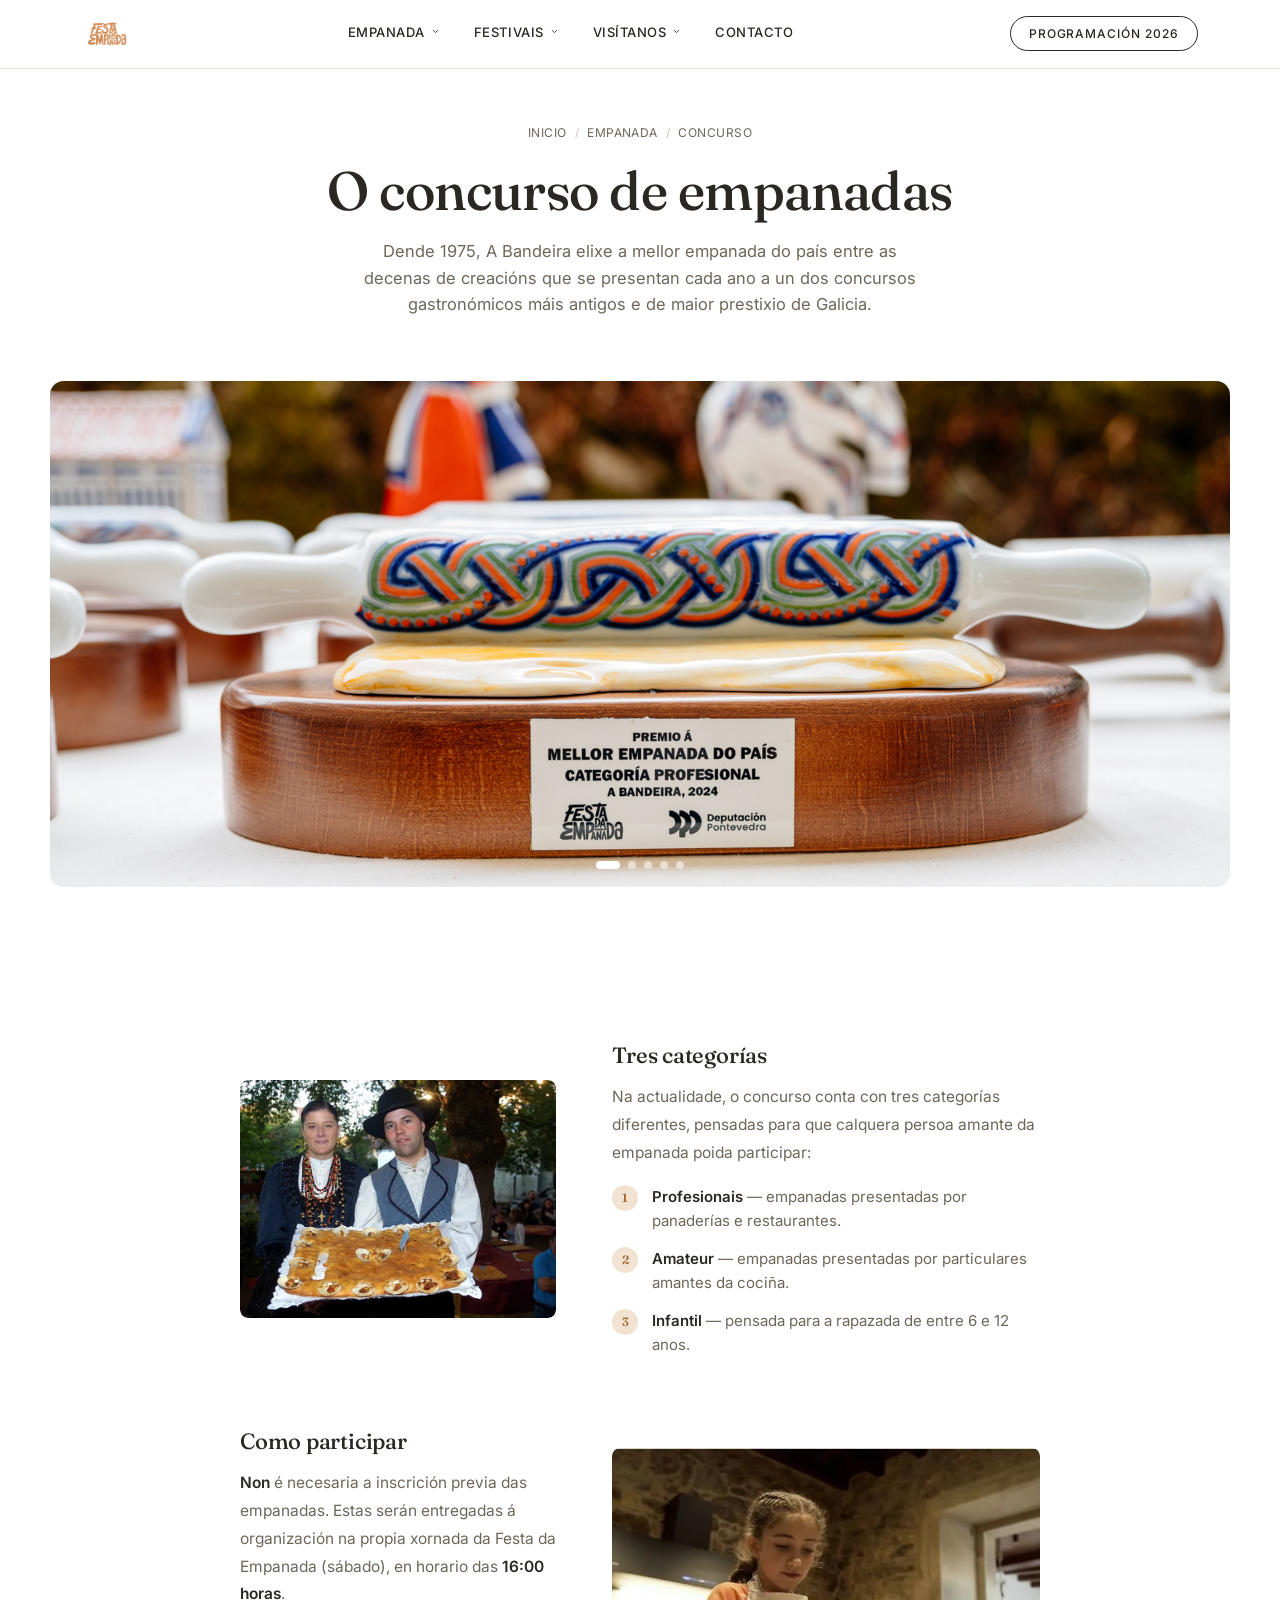
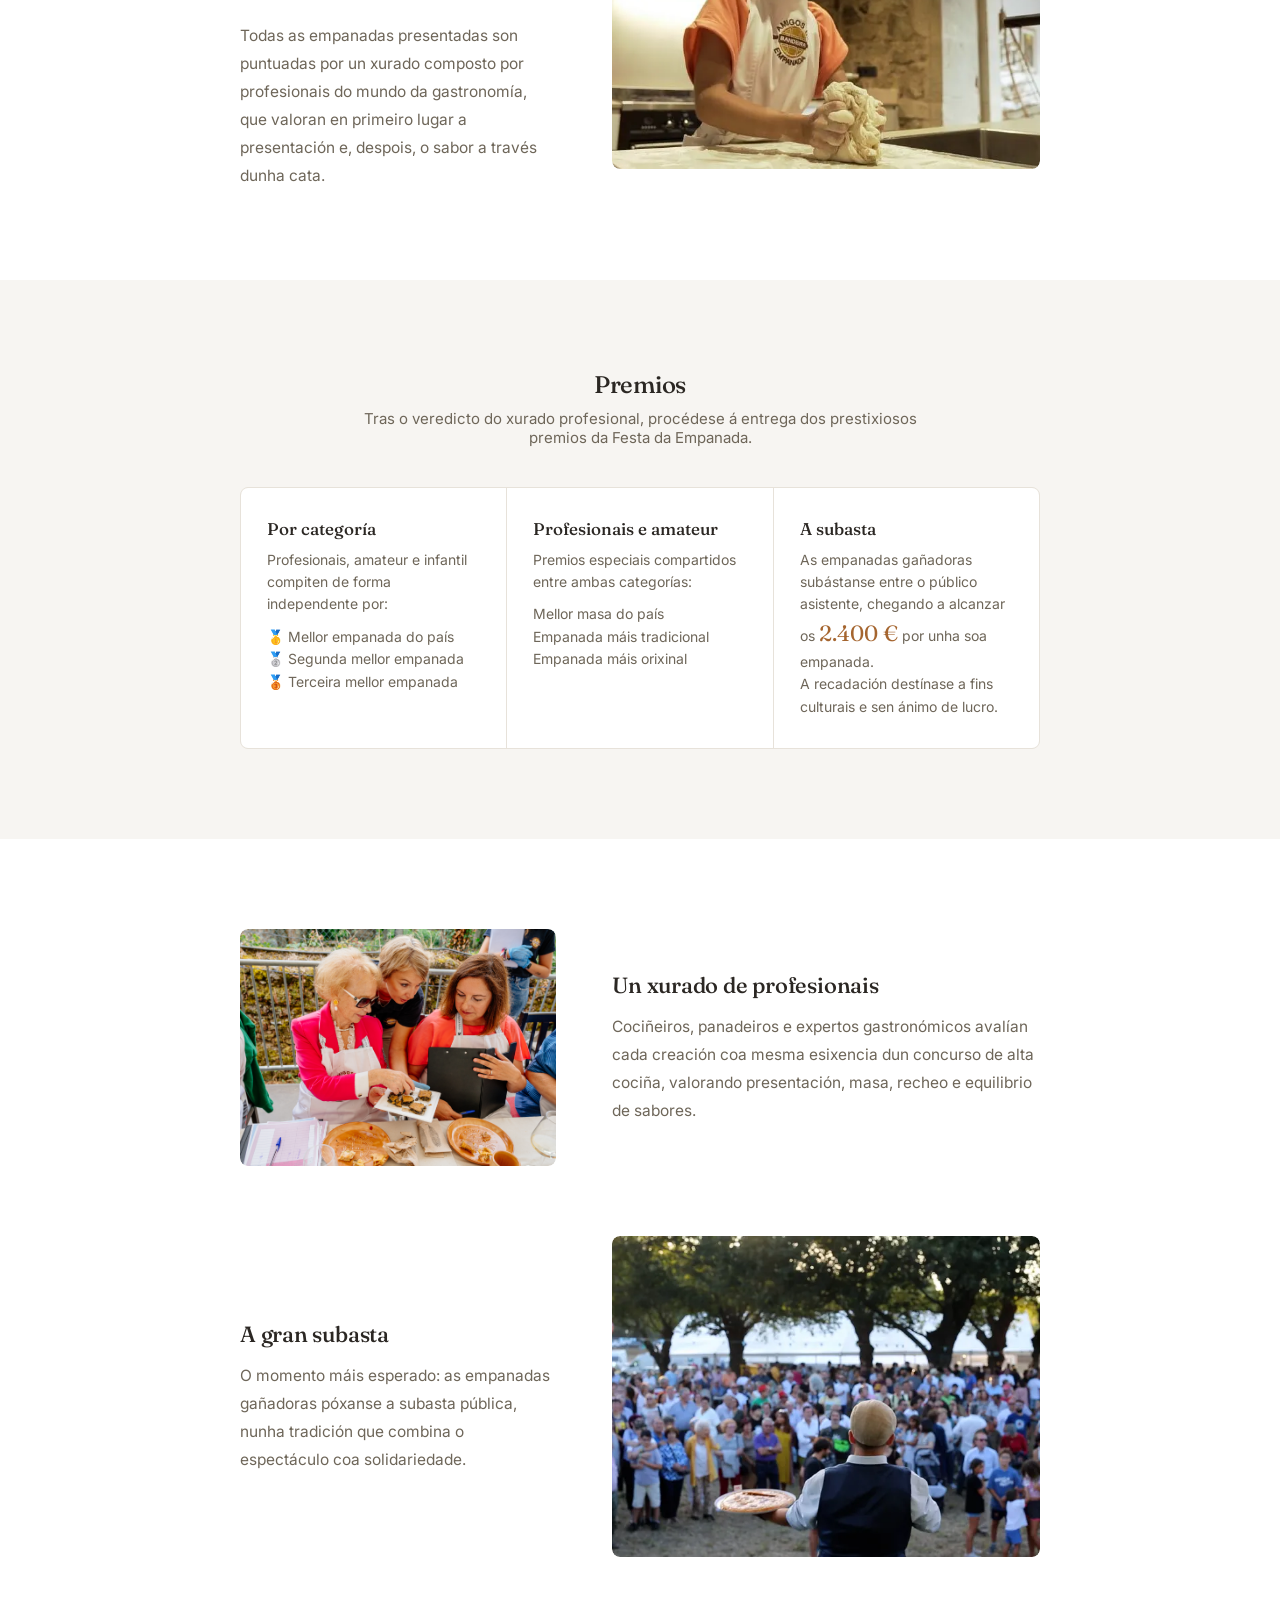
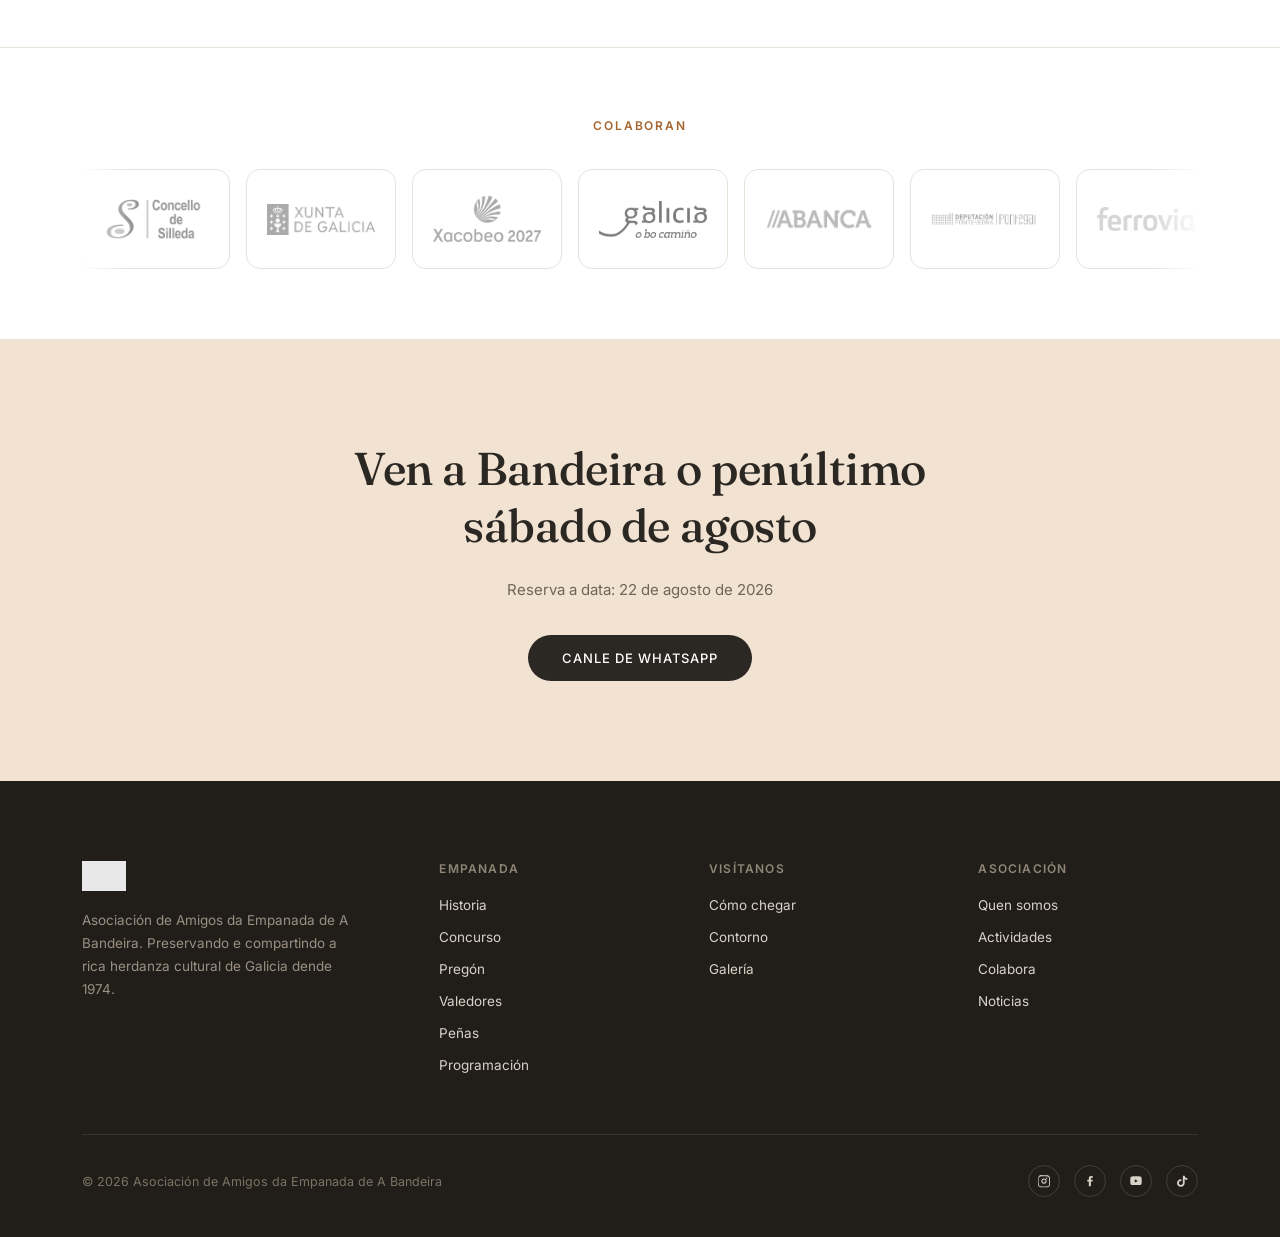
<file: empanada/concurso.html>
<!DOCTYPE html>
<html lang="gl">
<head>
<meta charset="UTF-8">
<meta name="viewport" content="width=device-width, initial-scale=1.0">
<title>Concurso · Festa da Empanada</title>
<meta name="description" content="Descubre como funciona o concurso de empanadas da Festa da Empanada da Bandeira: categorías, premios e subasta.">
<link rel="preconnect" href="https://fonts.googleapis.com">
<link rel="preconnect" href="https://fonts.gstatic.com" crossorigin>
<link href="https://fonts.googleapis.com/css2?family=Fraunces:ital,opsz,wght@0,9..144,300;0,9..144,400;0,9..144,500;0,9..144,600;1,9..144,400&family=Inter:wght@300;400;500;600&display=swap" rel="stylesheet">
<link rel="stylesheet" href="../css/styles.css">
</head>
<body>
<header id="site-header">
  <div class="nav-inner">
    <a class="brand" href="../index.html">
      <img src="../img/logo.png" alt="Festa da Empanada">
    </a>
    <nav>
      <ul>
        <li class="has-dropdown">
          <button class="dropdown-toggle" aria-expanded="false" aria-haspopup="true">
            Empanada
            <svg viewBox="0 0 24 24"><path d="M6 9l6 6 6-6" stroke="currentColor" stroke-width="2.4" fill="none" stroke-linecap="round" stroke-linejoin="round"/></svg>
          </button>
          <div class="dropdown-menu">
            <a href="historia.html">Historia</a>
            <a href="concurso.html">Concurso</a>
            <a href="pregon.html">Pregón</a>
            <a href="valedores.html">Valedores</a>
            <a href="penas.html">Peñas</a>
            <a href="programacion.html">Programación</a>
          </div>
        </li>
        <li class="has-dropdown">
          <button class="dropdown-toggle" aria-expanded="false" aria-haspopup="true">
            Festivais
            <svg viewBox="0 0 24 24"><path d="M6 9l6 6 6-6" stroke="currentColor" stroke-width="2.4" fill="none" stroke-linecap="round" stroke-linejoin="round"/></svg>
          </button>
          <div class="dropdown-menu">
            <a href="../festivais/esmorgafolk.html">Esmorga Folk</a>
            <a href="../festivais/bandeirock.html">Bandeirock</a>
          </div>
        </li>
        <li class="has-dropdown">
          <button class="dropdown-toggle" aria-expanded="false" aria-haspopup="true">
            Visítanos
            <svg viewBox="0 0 24 24"><path d="M6 9l6 6 6-6" stroke="currentColor" stroke-width="2.4" fill="none" stroke-linecap="round" stroke-linejoin="round"/></svg>
          </button>
          <div class="dropdown-menu">
            <a href="../visitanos/atopanos.html">Cómo chegar</a>
            <a href="../visitanos/entorno.html">Contorno</a>
          </div>
        </li>
        <li><a href="../contacto.html">Contacto</a></li>
      </ul>
    </nav>
    <a class="nav-cta" href="programacion.html">Programación 2026</a>
    <button class="nav-toggle" id="navToggle" aria-label="Abrir menú" aria-expanded="false">
      <span></span><span></span><span></span>
    </button>
  </div>
  <div class="mobile-menu" id="mobileMenu">
    <ul>
      <li>
        <button class="mobile-dropdown-toggle" id="mobileDropdownToggle" aria-expanded="false">
          Empanada
          <svg viewBox="0 0 24 24"><path d="M6 9l6 6 6-6" stroke="currentColor" stroke-width="2.4" fill="none" stroke-linecap="round" stroke-linejoin="round"/></svg>
        </button>
        <ul class="mobile-submenu" id="mobileSubmenu">
          <li><a href="historia.html">Historia</a></li>
          <li><a href="concurso.html">Concurso</a></li>
          <li><a href="pregon.html">Pregón</a></li>
          <li><a href="valedores.html">Valedores</a></li>
          <li><a href="penas.html">Peñas</a></li>
          <li><a href="programacion.html">Programación</a></li>
        </ul>
      </li>
      <li>
        <button class="mobile-dropdown-toggle" aria-expanded="false">
          Empanada Fest
          <svg viewBox="0 0 24 24"><path d="M6 9l6 6 6-6" stroke="currentColor" stroke-width="2.4" fill="none" stroke-linecap="round" stroke-linejoin="round"/></svg>
        </button>
        <ul class="mobile-submenu">
          <li><a href="../festivais/esmorgafolk.html">Esmorga Folk</a></li>
          <li><a href="../festivais/bandeirock.html">Bandeirock</a></li>
        </ul>
      </li>
      <li>
        <button class="mobile-dropdown-toggle" aria-expanded="false">
          Visítanos
          <svg viewBox="0 0 24 24"><path d="M6 9l6 6 6-6" stroke="currentColor" stroke-width="2.4" fill="none" stroke-linecap="round" stroke-linejoin="round"/></svg>
        </button>
        <ul class="mobile-submenu">
          <li><a href="../visitanos/atopanos.html">Cómo chegar</a></li>
          <li><a href="../visitanos/entorno.html">Contorno</a></li>
        </ul>
      </li>
      <li><a href="../contacto.html">Contacto</a></li>
    </ul>
  </div>
</header>
<section class="page-hero no-border">
  <div class="breadcrumb"><a href="../index.html">Inicio</a><span>/</span><a href="#">Empanada</a><span>/</span>Concurso</div>
  <h1>O concurso de empanadas</h1>
  <p>Dende 1975, A Bandeira elixe a mellor empanada do país entre as decenas de creacións que se presentan cada ano a un dos concursos gastronómicos máis antigos e de maior prestixio de Galicia.</p>
</section>

<section class="carousel-section">
  <div class="carousel" data-interval="4500">
    <div class="carousel-slide active"><img src="../img/concurso/carrusel-1.jpg" alt="Mesa de empanadas presentadas ao concurso" loading="eager" decoding="async"></div>
    <div class="carousel-slide"><img src="../img/concurso/carrusel-2.jpg" alt="Elaboración dunha empanada para o concurso" loading="lazy" decoding="async"></div>
    <div class="carousel-slide"><img src="../img/concurso/carrusel-3.jpg" alt="Entrega das empanadas ao xurado" loading="lazy" decoding="async"></div>
    <div class="carousel-slide"><img src="../img/concurso/carrusel-4.jpg" alt="Entrega de premios do concurso" loading="lazy" decoding="async"></div>
    <div class="carousel-slide"><img src="../img/concurso/carrusel-5.jpg" alt="Subasta da empanada gañadora" loading="lazy" decoding="async"></div>
    <div class="carousel-dots">
      <button class="active" aria-label="Foto 1"></button>
      <button aria-label="Foto 2"></button>
      <button aria-label="Foto 3"></button>
      <button aria-label="Foto 4"></button>
      <button aria-label="Foto 5"></button>
    </div>
  </div>
</section>

<section class="prose-section">
  <div class="prose-wrap">

    <div class="prose-block with-image" data-reveal>
      <div class="prose-figure"><img class="img-ph" src="../img/concurso/empanadas-presentadas.jpg" alt="Empanadas presentadas ao concurso" loading="lazy" decoding="async"></div>
      <div class="prose-copy">
        <h3>Tres categorías</h3>
        <p>Na actualidade, o concurso conta con tres categorías diferentes, pensadas para que calquera persoa amante da empanada poida participar:</p>
        <ul class="pull-list">
          <li><span class="num">1</span> <span><strong>Profesionais</strong> — empanadas presentadas por panaderías e restaurantes.</span></li>
          <li><span class="num">2</span> <span><strong>Amateur</strong> — empanadas presentadas por particulares amantes da cociña.</span></li>
          <li><span class="num">3</span> <span><strong>Infantil</strong> — pensada para a rapazada de entre 6 e 12 anos.</span></li>
        </ul>
      </div>
    </div>

    <div class="prose-block with-image reverse" data-reveal>
      <div class="prose-figure"><img class="img-ph" src="../img/concurso/elaboracion-empanada.jpg" alt="Rapaza elaborando unha empanada" loading="lazy" decoding="async"></div>
      <div class="prose-copy">
        <h3>Como participar</h3>
        <p><strong>Non</strong> é necesaria a inscrición previa das empanadas. Estas serán entregadas á organización na propia xornada da Festa da Empanada (sábado), en horario das <strong>16:00 horas</strong>.</p>
        <p>Todas as empanadas presentadas son puntuadas por un xurado composto por profesionais do mundo da gastronomía, que valoran en primeiro lugar a presentación e, despois, o sabor a través dunha cata.</p>
      </div>
    </div>

  </div>
</section>

<section class="prose-section alt" data-reveal>
  <div class="prose-wrap">
    <h3 style="text-align:center; font-size:24px; margin-bottom:10px;">Premios</h3>
    <p style="text-align:center; color:var(--ink-soft); font-size:15px; max-width:600px; margin:0 auto 40px;">
      Tras o veredicto do xurado profesional, procédese á entrega dos prestixiosos premios da Festa da Empanada.
    </p>
    <div class="info-card-grid">
      <div class="info-card">
        <h4>Por categoría</h4>
        <p>Profesionais, amateur e infantil compiten de forma independente por:</p>
        <p style="margin-top:10px;">🥇 Mellor empanada do país<br>🥈 Segunda mellor empanada<br>🥉 Terceira mellor empanada</p>
      </div>
      <div class="info-card">
        <h4>Profesionais e amateur</h4>
        <p>Premios especiais compartidos entre ambas categorías:</p>
        <p style="margin-top:10px;">Mellor masa do país<br>Empanada máis tradicional<br>Empanada máis orixinal</p>
      </div>
      <div class="info-card">
        <h4>A subasta</h4>
        <p>As empanadas gañadoras subástanse entre o público asistente, chegando a alcanzar os <span class="price" style="font-size:22px;">2.400 €</span> por unha soa empanada.</p>
        <p>A recadación destínase a fins culturais e sen ánimo de lucro.</p>
      </div>
    </div>
  </div>
</section>

<section class="prose-section">
  <div class="prose-wrap">
    <div class="prose-block with-image" data-reveal>
      <div class="prose-figure"><img class="img-ph" src="../img/concurso/xurado-degustacion.jpg" alt="Xurado degustando as empanadas" loading="lazy" decoding="async"></div>
      <div class="prose-copy">
        <h3>Un xurado de profesionais</h3>
        <p>Cociñeiros, panadeiros e expertos gastronómicos avalían cada creación coa mesma esixencia dun concurso de alta cociña, valorando presentación, masa, recheo e equilibrio de sabores.</p>
      </div>
    </div>
    <div class="prose-block with-image reverse" data-reveal>
      <div class="prose-figure"><img class="img-ph" src="../img/concurso/subasta-empanada.jpg" alt="Subasta dunha empanada gañadora" loading="lazy" decoding="async"></div>
      <div class="prose-copy">
        <h3>A gran subasta</h3>
        <p>O momento máis esperado: as empanadas gañadoras póxanse a subasta pública, nunha tradición que combina o espectáculo coa solidariedade.</p>
      </div>
    </div>
  </div>
</section>
<section class="sponsors">
  <span class="eyebrow" style="text-align:center; display:block;">Colaboran</span>
  <div class="sponsor-marquee">
    <div class="sponsor-track">

    <div class="sponsor-logo">
      <img src="../img/colaboradores/concello-silleda.png" alt="Concello de Silleda" loading="lazy" decoding="async" onerror="this.style.display='none';this.nextElementSibling.style.display='flex';">
      <span class="sponsor-fallback">Concello de Silleda</span>
    </div>
    <div class="sponsor-logo">
      <img src="../img/colaboradores/xunta-galicia.png" alt="Xunta de Galicia" loading="lazy" decoding="async" onerror="this.style.display='none';this.nextElementSibling.style.display='flex';">
      <span class="sponsor-fallback">Xunta de Galicia</span>
    </div>
    <div class="sponsor-logo">
      <img src="../img/colaboradores/xacobeo-2027.png" alt="Xacobeo 2027" loading="lazy" decoding="async" onerror="this.style.display='none';this.nextElementSibling.style.display='flex';">
      <span class="sponsor-fallback">Xacobeo 2027</span>
    </div>
    <div class="sponsor-logo">
      <img src="../img/colaboradores/turismo-galicia.png" alt="Turismo de Galicia" loading="lazy" decoding="async" onerror="this.style.display='none';this.nextElementSibling.style.display='flex';">
      <span class="sponsor-fallback">Turismo de Galicia</span>
    </div>
    <div class="sponsor-logo">
      <img src="../img/colaboradores/abanca.png" alt="ABANCA" loading="lazy" decoding="async" onerror="this.style.display='none';this.nextElementSibling.style.display='flex';">
      <span class="sponsor-fallback">ABANCA</span>
    </div>
    <div class="sponsor-logo">
      <img src="../img/colaboradores/deputacion-pontevedra.png" alt="Deputación de Pontevedra" loading="lazy" decoding="async" onerror="this.style.display='none';this.nextElementSibling.style.display='flex';">
      <span class="sponsor-fallback">Deputación de Pontevedra</span>
    </div>
    <div class="sponsor-logo">
      <img src="../img/colaboradores/ferrovial.png" alt="Ferrovial" loading="lazy" decoding="async" onerror="this.style.display='none';this.nextElementSibling.style.display='flex';">
      <span class="sponsor-fallback">Ferrovial</span>
    </div>
    <div class="sponsor-logo">
      <img src="../img/colaboradores/silledasostible.png" alt="Silledasostible" loading="lazy" decoding="async" onerror="this.style.display='none';this.nextElementSibling.style.display='flex';">
      <span class="sponsor-fallback">Silledasostible</span>
    </div>
    <div class="sponsor-logo">
      <img src="../img/colaboradores/nudesa.png" alt="Nudesa" loading="lazy" decoding="async" onerror="this.style.display='none';this.nextElementSibling.style.display='flex';">
      <span class="sponsor-fallback">Nudesa</span>
    </div>
    <div class="sponsor-logo">
      <img src="../img/colaboradores/culinaria.png" alt="Culinaria" loading="lazy" decoding="async" onerror="this.style.display='none';this.nextElementSibling.style.display='flex';">
      <span class="sponsor-fallback">Culinaria</span>
    </div>
    <div class="sponsor-logo">
      <img src="../img/colaboradores/o-muino-de-cerdedo.png" alt="O Muíño de Cerdedo" loading="lazy" decoding="async" onerror="this.style.display='none';this.nextElementSibling.style.display='flex';">
      <span class="sponsor-fallback">O Muíño de Cerdedo</span>
    </div>
    <div class="sponsor-logo">
      <img src="../img/colaboradores/vegalsa.png" alt="Vegalsa" loading="lazy" decoding="async" onerror="this.style.display='none';this.nextElementSibling.style.display='flex';">
      <span class="sponsor-fallback">Vegalsa</span>
    </div>
    <div class="sponsor-logo">
      <img src="../img/colaboradores/inturasa-perez-rumbao.png" alt="Inturasa Pérez Rumbao" loading="lazy" decoding="async" onerror="this.style.display='none';this.nextElementSibling.style.display='flex';">
      <span class="sponsor-fallback">Inturasa Pérez Rumbao</span>
    </div>
    <div class="sponsor-logo">
      <img src="../img/colaboradores/gadisa.png" alt="Gadisa" loading="lazy" decoding="async" onerror="this.style.display='none';this.nextElementSibling.style.display='flex';">
      <span class="sponsor-fallback">Gadisa</span>
    </div>
    <div class="sponsor-logo">
      <img src="../img/colaboradores/froiz.png" alt="Froiz" loading="lazy" decoding="async" onerror="this.style.display='none';this.nextElementSibling.style.display='flex';">
      <span class="sponsor-fallback">Froiz</span>
    </div>
    <div class="sponsor-logo">
      <img src="../img/colaboradores/bandeira.png" alt="Bandeira" loading="lazy" decoding="async" onerror="this.style.display='none';this.nextElementSibling.style.display='flex';">
      <span class="sponsor-fallback">Bandeira</span>
    </div>
    <div class="sponsor-logo">
      <img src="../img/colaboradores/schweppes.png" alt="Schweppes" loading="lazy" decoding="async" onerror="this.style.display='none';this.nextElementSibling.style.display='flex';">
      <span class="sponsor-fallback">Schweppes</span>
    </div>
    <div class="sponsor-logo">
      <img src="../img/colaboradores/duro-hijos.png" alt="Duro Hijos" loading="lazy" decoding="async" onerror="this.style.display='none';this.nextElementSibling.style.display='flex';">
      <span class="sponsor-fallback">Duro Hijos</span>
    </div>

    <div class="sponsor-logo" aria-hidden="true">
      <img src="../img/colaboradores/concello-silleda.png" alt="Concello de Silleda" loading="lazy" decoding="async" onerror="this.style.display='none';this.nextElementSibling.style.display='flex';">
      <span class="sponsor-fallback">Concello de Silleda</span>
    </div>
    <div class="sponsor-logo" aria-hidden="true">
      <img src="../img/colaboradores/xunta-galicia.png" alt="Xunta de Galicia" loading="lazy" decoding="async" onerror="this.style.display='none';this.nextElementSibling.style.display='flex';">
      <span class="sponsor-fallback">Xunta de Galicia</span>
    </div>
    <div class="sponsor-logo" aria-hidden="true">
      <img src="../img/colaboradores/xacobeo-2027.png" alt="Xacobeo 2027" loading="lazy" decoding="async" onerror="this.style.display='none';this.nextElementSibling.style.display='flex';">
      <span class="sponsor-fallback">Xacobeo 2027</span>
    </div>
    <div class="sponsor-logo" aria-hidden="true">
      <img src="../img/colaboradores/turismo-galicia.png" alt="Turismo de Galicia" loading="lazy" decoding="async" onerror="this.style.display='none';this.nextElementSibling.style.display='flex';">
      <span class="sponsor-fallback">Turismo de Galicia</span>
    </div>
    <div class="sponsor-logo" aria-hidden="true">
      <img src="../img/colaboradores/abanca.png" alt="ABANCA" loading="lazy" decoding="async" onerror="this.style.display='none';this.nextElementSibling.style.display='flex';">
      <span class="sponsor-fallback">ABANCA</span>
    </div>
    <div class="sponsor-logo" aria-hidden="true">
      <img src="../img/colaboradores/deputacion-pontevedra.png" alt="Deputación de Pontevedra" loading="lazy" decoding="async" onerror="this.style.display='none';this.nextElementSibling.style.display='flex';">
      <span class="sponsor-fallback">Deputación de Pontevedra</span>
    </div>
    <div class="sponsor-logo" aria-hidden="true">
      <img src="../img/colaboradores/ferrovial.png" alt="Ferrovial" loading="lazy" decoding="async" onerror="this.style.display='none';this.nextElementSibling.style.display='flex';">
      <span class="sponsor-fallback">Ferrovial</span>
    </div>
    <div class="sponsor-logo" aria-hidden="true">
      <img src="../img/colaboradores/silledasostible.png" alt="Silledasostible" loading="lazy" decoding="async" onerror="this.style.display='none';this.nextElementSibling.style.display='flex';">
      <span class="sponsor-fallback">Silledasostible</span>
    </div>
    <div class="sponsor-logo" aria-hidden="true">
      <img src="../img/colaboradores/nudesa.png" alt="Nudesa" loading="lazy" decoding="async" onerror="this.style.display='none';this.nextElementSibling.style.display='flex';">
      <span class="sponsor-fallback">Nudesa</span>
    </div>
    <div class="sponsor-logo" aria-hidden="true">
      <img src="../img/colaboradores/culinaria.png" alt="Culinaria" loading="lazy" decoding="async" onerror="this.style.display='none';this.nextElementSibling.style.display='flex';">
      <span class="sponsor-fallback">Culinaria</span>
    </div>
    <div class="sponsor-logo" aria-hidden="true">
      <img src="../img/colaboradores/o-muino-de-cerdedo.png" alt="O Muíño de Cerdedo" loading="lazy" decoding="async" onerror="this.style.display='none';this.nextElementSibling.style.display='flex';">
      <span class="sponsor-fallback">O Muíño de Cerdedo</span>
    </div>
    <div class="sponsor-logo" aria-hidden="true">
      <img src="../img/colaboradores/vegalsa.png" alt="Vegalsa" loading="lazy" decoding="async" onerror="this.style.display='none';this.nextElementSibling.style.display='flex';">
      <span class="sponsor-fallback">Vegalsa</span>
    </div>
    <div class="sponsor-logo" aria-hidden="true">
      <img src="../img/colaboradores/inturasa-perez-rumbao.png" alt="Inturasa Pérez Rumbao" loading="lazy" decoding="async" onerror="this.style.display='none';this.nextElementSibling.style.display='flex';">
      <span class="sponsor-fallback">Inturasa Pérez Rumbao</span>
    </div>
    <div class="sponsor-logo" aria-hidden="true">
      <img src="../img/colaboradores/gadisa.png" alt="Gadisa" loading="lazy" decoding="async" onerror="this.style.display='none';this.nextElementSibling.style.display='flex';">
      <span class="sponsor-fallback">Gadisa</span>
    </div>
    <div class="sponsor-logo" aria-hidden="true">
      <img src="../img/colaboradores/froiz.png" alt="Froiz" loading="lazy" decoding="async" onerror="this.style.display='none';this.nextElementSibling.style.display='flex';">
      <span class="sponsor-fallback">Froiz</span>
    </div>
    <div class="sponsor-logo" aria-hidden="true">
      <img src="../img/colaboradores/bandeira.png" alt="Bandeira" loading="lazy" decoding="async" onerror="this.style.display='none';this.nextElementSibling.style.display='flex';">
      <span class="sponsor-fallback">Bandeira</span>
    </div>
    <div class="sponsor-logo" aria-hidden="true">
      <img src="../img/colaboradores/schweppes.png" alt="Schweppes" loading="lazy" decoding="async" onerror="this.style.display='none';this.nextElementSibling.style.display='flex';">
      <span class="sponsor-fallback">Schweppes</span>
    </div>
    <div class="sponsor-logo" aria-hidden="true">
      <img src="../img/colaboradores/duro-hijos.png" alt="Duro Hijos" loading="lazy" decoding="async" onerror="this.style.display='none';this.nextElementSibling.style.display='flex';">
      <span class="sponsor-fallback">Duro Hijos</span>
    </div>
    </div>
  </div>
</section>
<section class="cta-strip">
  <h2>Ven a Bandeira o penúltimo sábado de agosto</h2>
  <p>Reserva a data: 22 de agosto de 2026</p>
  <a class="btn-solid" href="https://whatsapp.com/channel/0029VbDZt1V8fewsHfTNgw43" target="_blank" rel="noopener">Canle de WhatsApp</a>
</section>
<footer id="contacto">
  <div class="wrap">
    <div class="footer-top">
      <div class="footer-brand">
        <img src="../img/logo.png" alt="Festa da Empanada">
        <p>Asociación de Amigos da Empanada de A Bandeira. Preservando e compartindo a rica herdanza cultural de Galicia dende 1974.</p>
      </div>
      <div class="footer-col">
        <h4>Empanada</h4>
        <ul>
          <li><a href="historia.html">Historia</a></li>
          <li><a href="concurso.html">Concurso</a></li>
          <li><a href="pregon.html">Pregón</a></li>
          <li><a href="valedores.html">Valedores</a></li>
          <li><a href="penas.html">Peñas</a></li>
          <li><a href="programacion.html">Programación</a></li>
        </ul>
      </div>
      <div class="footer-col">
        <h4>Visítanos</h4>
        <ul>
          <li><a href="../visitanos/atopanos.html">Cómo chegar</a></li>
          <li><a href="../visitanos/entorno.html">Contorno</a></li>
          <li><a href="../index.html#galeria">Galería</a></li>
        </ul>
      </div>
      <div class="footer-col">
        <h4>Asociación</h4>
        <ul>
          <li><a href="#">Quen somos</a></li>
          <li><a href="#">Actividades</a></li>
          <li><a href="#">Colabora</a></li>
          <li><a href="#">Noticias</a></li>
        </ul>
      </div>
    </div>
    <div class="footer-bottom">
      <span>© 2026 Asociación de Amigos da Empanada de A Bandeira</span>
      <div class="socials">
        <a href="https://www.instagram.com/festadaempanada/" target="_blank" rel="noopener" aria-label="Instagram"><svg viewBox="0 0 24 24"><path d="M12 2.2c3.2 0 3.6 0 4.9.1 1.2.1 2 .2 2.4.4.6.2 1 .5 1.5 1 .4.4.7.8 1 1.5.2.5.3 1.3.4 2.4.1 1.3.1 1.7.1 4.9s0 3.6-.1 4.9c-.1 1.2-.2 2-.4 2.4-.2.6-.5 1-1 1.5-.4.4-.8.7-1.5 1-.5.2-1.3.3-2.4.4-1.3.1-1.7.1-4.9.1s-3.6 0-4.9-.1c-1.2-.1-2-.2-2.4-.4-.6-.2-1-.5-1.5-1-.4-.4-.7-.8-1-1.5-.2-.5-.3-1.3-.4-2.4C2.2 15.6 2.2 15.2 2.2 12s0-3.6.1-4.9c.1-1.2.2-2 .4-2.4.2-.6.5-1 1-1.5.4-.4.8-.7 1.5-1 .5-.2 1.3-.3 2.4-.4C8.4 2.2 8.8 2.2 12 2.2zm0 1.8c-3.1 0-3.5 0-4.7.1-1 .1-1.6.2-1.9.3-.5.2-.8.4-1.1.7-.3.3-.5.6-.7 1.1-.1.3-.3.9-.3 1.9-.1 1.2-.1 1.6-.1 4.7s0 3.5.1 4.7c.1 1 .2 1.6.3 1.9.2.5.4.8.7 1.1.3.3.6.5 1.1.7.3.1.9.3 1.9.3 1.2.1 1.6.1 4.7.1s3.5 0 4.7-.1c1-.1 1.6-.2 1.9-.3.5-.2.8-.4 1.1-.7.3-.3.5-.6.7-1.1.1-.3.3-.9.3-1.9.1-1.2.1-1.6.1-4.7s0-3.5-.1-4.7c-.1-1-.2-1.6-.3-1.9-.2-.5-.4-.8-.7-1.1-.3-.3-.6-.5-1.1-.7-.3-.1-.9-.3-1.9-.3-1.2-.1-1.6-.1-4.7-.1zm0 3.5a4.5 4.5 0 110 9 4.5 4.5 0 010-9zm0 1.8a2.7 2.7 0 100 5.4 2.7 2.7 0 000-5.4zm5.7-2a1.1 1.1 0 11-2.2 0 1.1 1.1 0 012.2 0z"/></svg></a>
        <a href="https://www.facebook.com/festadaempanadadabandeira" target="_blank" rel="noopener" aria-label="Facebook"><svg viewBox="0 0 24 24"><path d="M13.5 21v-8h2.7l.4-3.1h-3.1V8c0-.9.3-1.5 1.6-1.5h1.7V3.7C15.9 3.6 15 3.5 14 3.5c-2.4 0-4 1.4-4 4.1v2.3H7.3V13H10v8h3.5z"/></svg></a>
        <a href="https://www.youtube.com/@festadaempanada" target="_blank" rel="noopener" aria-label="YouTube"><svg viewBox="0 0 24 24"><path d="M21.6 7.2s-.2-1.5-.8-2.1c-.8-.8-1.7-.8-2.1-.9C15.9 4 12 4 12 4s-3.9 0-6.7.2c-.4 0-1.3.1-2.1.9-.6.6-.8 2.1-.8 2.1S2.2 9 2.2 10.7v1.6c0 1.7.2 3.5.2 3.5s.2 1.5.8 2.1c.8.8 1.9.8 2.3.9 1.7.2 6.5.2 6.5.2s3.9 0 6.7-.2c.4-.1 1.3-.1 2.1-.9.6-.6.8-2.1.8-2.1s.2-1.7.2-3.5v-1.6c0-1.7-.2-3.5-.2-3.5zM9.9 14.6V8.9l5.4 2.9-5.4 2.8z"/></svg></a>
        <a href="https://www.tiktok.com/@festadaempanada" target="_blank" rel="noopener" aria-label="TikTok"><svg viewBox="0 0 24 24"><path d="M16.6 3c.4 2.3 2 4 4.6 4.2v3c-1.6.1-3-.4-4.6-1.4v6.6c0 3.6-2.9 6.6-6.6 6.6S3.4 19 3.4 15.4 6.4 8.8 10 8.8c.4 0 .7 0 1 .1v3.2c-.3-.1-.7-.2-1-.2-1.9 0-3.4 1.5-3.4 3.4S8.1 18.7 10 18.7s3.5-1.4 3.5-3.3V3h3.1z"/></svg></a>
      </div>
    </div>
  </div>
</footer>
<script src="../js/script.js"></script>
</body>
</html>
</file>
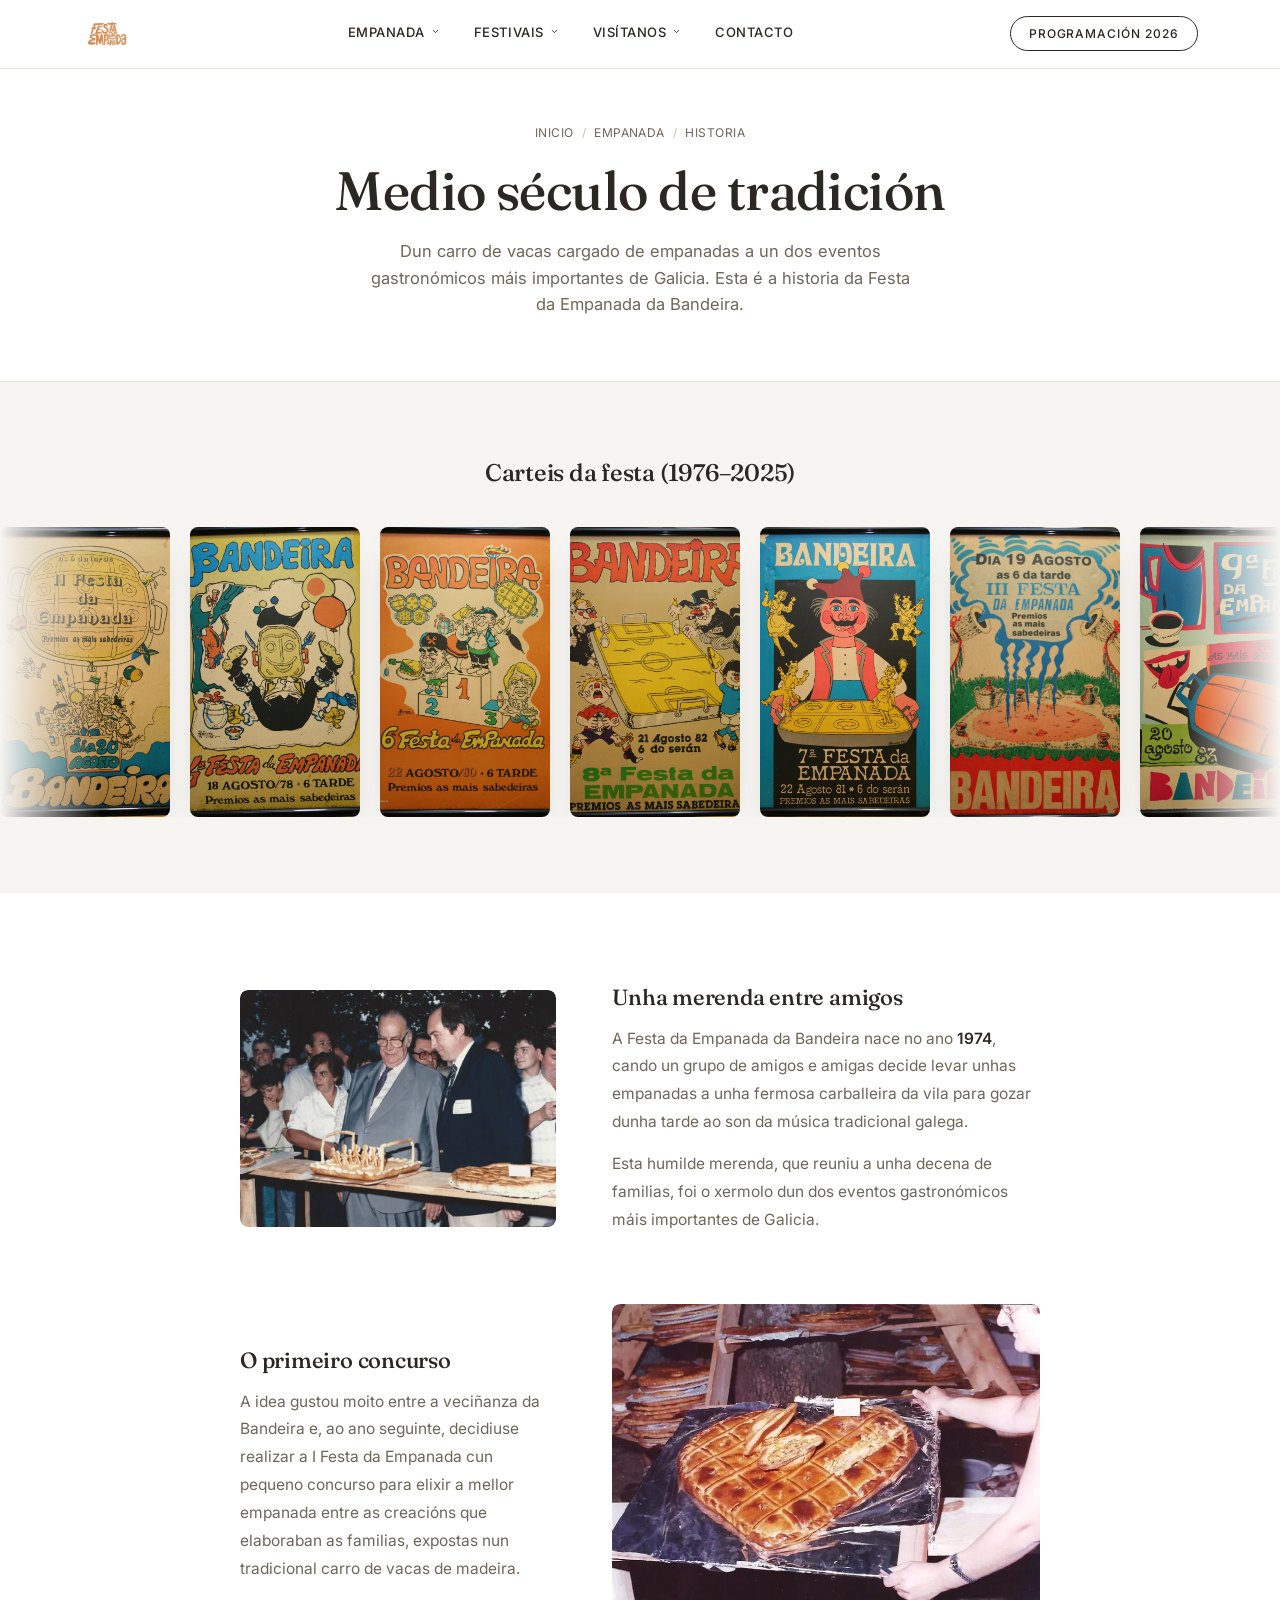
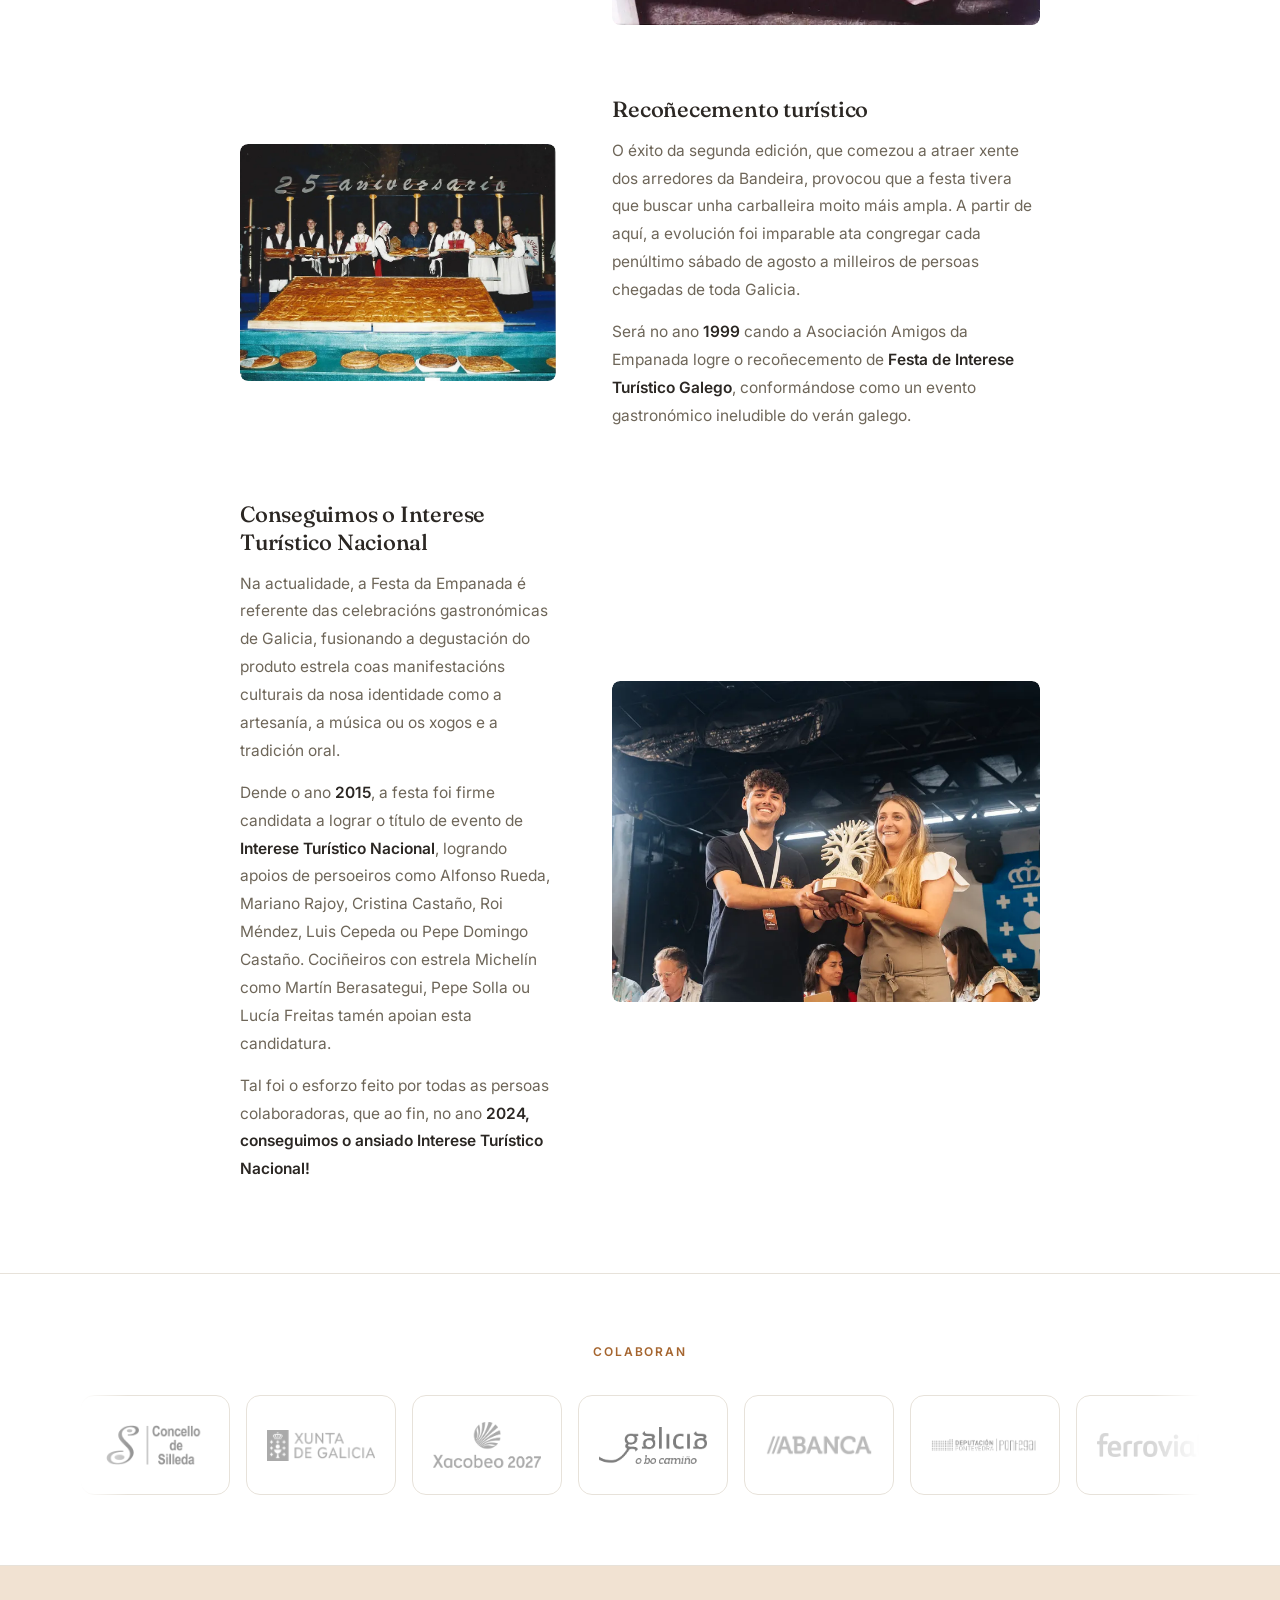
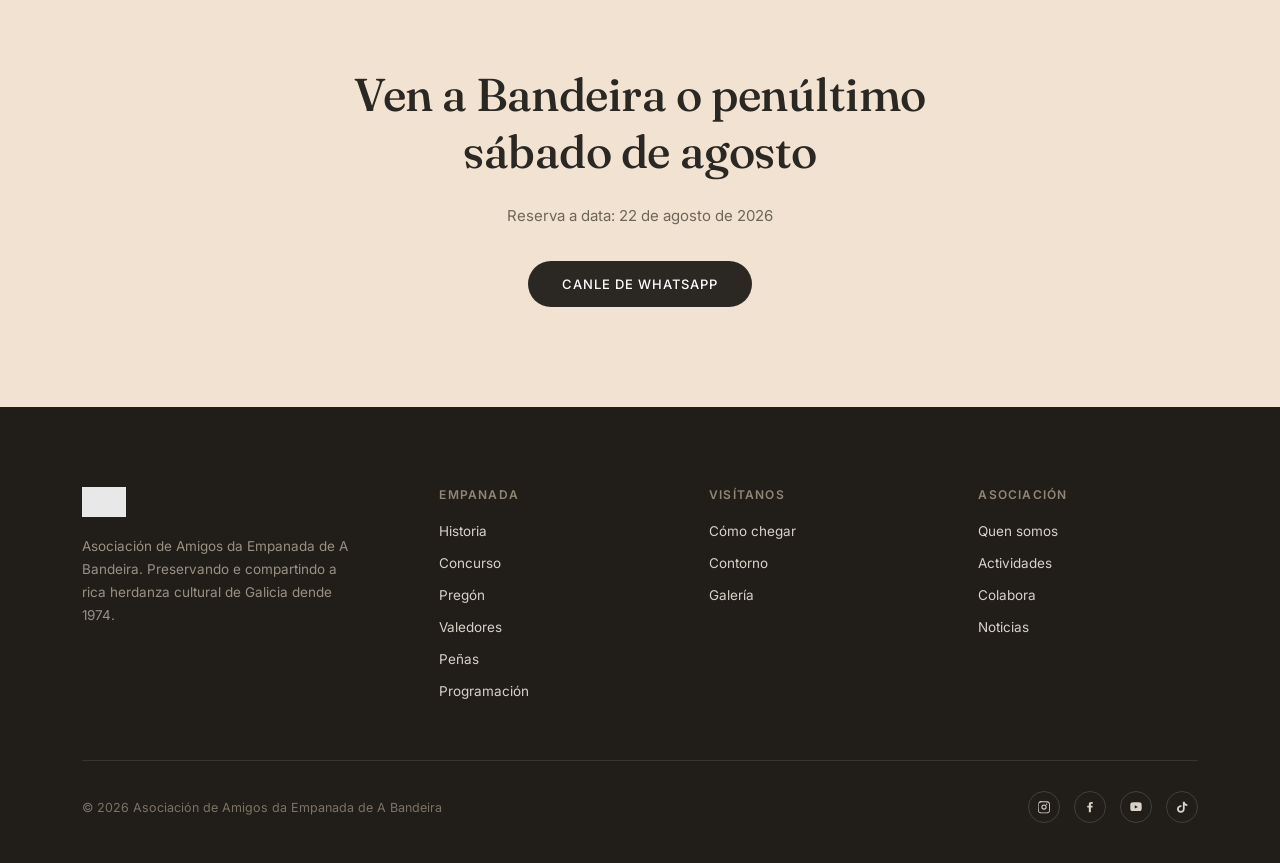
<file: empanada/historia.html>
<!DOCTYPE html>
<html lang="gl">
<head>
<meta charset="UTF-8">
<meta name="viewport" content="width=device-width, initial-scale=1.0">
<title>Historia · Festa da Empanada</title>
<meta name="description" content="A historia da Festa da Empanada da Bandeira, dende 1974 ata converterse nun evento de referencia da gastronomía galega.">
<link rel="preconnect" href="https://fonts.googleapis.com">
<link rel="preconnect" href="https://fonts.gstatic.com" crossorigin>
<link href="https://fonts.googleapis.com/css2?family=Fraunces:ital,opsz,wght@0,9..144,300;0,9..144,400;0,9..144,500;0,9..144,600;1,9..144,400&family=Inter:wght@300;400;500;600&display=swap" rel="stylesheet">
<link rel="stylesheet" href="../css/styles.css">
</head>
<body>
<header id="site-header">
  <div class="nav-inner">
    <a class="brand" href="../index.html">
      <img src="../img/logo.png" alt="Festa da Empanada">
    </a>
    <nav>
      <ul>
        <li class="has-dropdown">
          <button class="dropdown-toggle" aria-expanded="false" aria-haspopup="true">
            Empanada
            <svg viewBox="0 0 24 24"><path d="M6 9l6 6 6-6" stroke="currentColor" stroke-width="2.4" fill="none" stroke-linecap="round" stroke-linejoin="round"/></svg>
          </button>
          <div class="dropdown-menu">
            <a href="historia.html">Historia</a>
            <a href="concurso.html">Concurso</a>
            <a href="pregon.html">Pregón</a>
            <a href="valedores.html">Valedores</a>
            <a href="penas.html">Peñas</a>
            <a href="programacion.html">Programación</a>
          </div>
        </li>
        <li class="has-dropdown">
          <button class="dropdown-toggle" aria-expanded="false" aria-haspopup="true">
            Festivais
            <svg viewBox="0 0 24 24"><path d="M6 9l6 6 6-6" stroke="currentColor" stroke-width="2.4" fill="none" stroke-linecap="round" stroke-linejoin="round"/></svg>
          </button>
          <div class="dropdown-menu">
            <a href="../festivais/esmorgafolk.html">Esmorga Folk</a>
            <a href="../festivais/bandeirock.html">Bandeirock</a>
          </div>
        </li>
        <li class="has-dropdown">
          <button class="dropdown-toggle" aria-expanded="false" aria-haspopup="true">
            Visítanos
            <svg viewBox="0 0 24 24"><path d="M6 9l6 6 6-6" stroke="currentColor" stroke-width="2.4" fill="none" stroke-linecap="round" stroke-linejoin="round"/></svg>
          </button>
          <div class="dropdown-menu">
            <a href="../visitanos/atopanos.html">Cómo chegar</a>
            <a href="../visitanos/entorno.html">Contorno</a>
          </div>
        </li>
        <li><a href="../contacto.html">Contacto</a></li>
      </ul>
    </nav>
    <a class="nav-cta" href="programacion.html">Programación 2026</a>
    <button class="nav-toggle" id="navToggle" aria-label="Abrir menú" aria-expanded="false">
      <span></span><span></span><span></span>
    </button>
  </div>
  <div class="mobile-menu" id="mobileMenu">
    <ul>
      <li>
        <button class="mobile-dropdown-toggle" id="mobileDropdownToggle" aria-expanded="false">
          Empanada
          <svg viewBox="0 0 24 24"><path d="M6 9l6 6 6-6" stroke="currentColor" stroke-width="2.4" fill="none" stroke-linecap="round" stroke-linejoin="round"/></svg>
        </button>
        <ul class="mobile-submenu" id="mobileSubmenu">
          <li><a href="historia.html">Historia</a></li>
          <li><a href="concurso.html">Concurso</a></li>
          <li><a href="pregon.html">Pregón</a></li>
          <li><a href="valedores.html">Valedores</a></li>
          <li><a href="penas.html">Peñas</a></li>
          <li><a href="programacion.html">Programación</a></li>
        </ul>
      </li>
      <li>
        <button class="mobile-dropdown-toggle" aria-expanded="false">
          Empanada Fest
          <svg viewBox="0 0 24 24"><path d="M6 9l6 6 6-6" stroke="currentColor" stroke-width="2.4" fill="none" stroke-linecap="round" stroke-linejoin="round"/></svg>
        </button>
        <ul class="mobile-submenu">
          <li><a href="../festivais/esmorgafolk.html">Esmorga Folk</a></li>
          <li><a href="../festivais/bandeirock.html">Bandeirock</a></li>
        </ul>
      </li>
      <li>
        <button class="mobile-dropdown-toggle" aria-expanded="false">
          Visítanos
          <svg viewBox="0 0 24 24"><path d="M6 9l6 6 6-6" stroke="currentColor" stroke-width="2.4" fill="none" stroke-linecap="round" stroke-linejoin="round"/></svg>
        </button>
        <ul class="mobile-submenu">
          <li><a href="../visitanos/atopanos.html">Cómo chegar</a></li>
          <li><a href="../visitanos/entorno.html">Contorno</a></li>
        </ul>
      </li>
      <li><a href="../contacto.html">Contacto</a></li>
    </ul>
  </div>
</header>
<section class="page-hero">
  <div class="breadcrumb"><a href="../index.html">Inicio</a><span>/</span><a href="#">Empanada</a><span>/</span>Historia</div>
  <h1>Medio século de tradición</h1>
  <p>Dun carro de vacas cargado de empanadas a un dos eventos gastronómicos máis importantes de Galicia. Esta é a historia da Festa da Empanada da Bandeira.</p>
</section>

<section class="poster-strip-section" data-reveal>
  <h3 class="poster-strip-title">Carteis da festa (1976–2025)</h3>
  <div class="poster-strip">
    <div class="poster-track">
      <div class="poster-item"><img src="../img/historia/cartel-historico-1.jpg" alt="Cartel histórico da Festa da Empanada" loading="lazy" decoding="async"></div>
      <div class="poster-item"><img src="../img/historia/cartel-historico-2.jpg" alt="Cartel histórico da Festa da Empanada" loading="lazy" decoding="async"></div>
      <div class="poster-item"><img src="../img/historia/cartel-historico-3.jpg" alt="Cartel histórico da Festa da Empanada" loading="lazy" decoding="async"></div>
      <div class="poster-item"><img src="../img/historia/cartel-historico-4.jpg" alt="Cartel histórico da Festa da Empanada" loading="lazy" decoding="async"></div>
      <div class="poster-item"><img src="../img/historia/cartel-historico-5.jpg" alt="Cartel histórico da Festa da Empanada" loading="lazy" decoding="async"></div>
      <div class="poster-item"><img src="../img/historia/cartel-historico-6.jpg" alt="Cartel histórico da Festa da Empanada" loading="lazy" decoding="async"></div>
      <div class="poster-item"><img src="../img/historia/cartel-historico-7.jpg" alt="Cartel histórico da Festa da Empanada" loading="lazy" decoding="async"></div>
      <div class="poster-item"><img src="../img/historia/cartel-historico-8.jpg" alt="Cartel histórico da Festa da Empanada" loading="lazy" decoding="async"></div>
      <div class="poster-item"><img src="../img/historia/cartel-historico-9.jpg" alt="Cartel histórico da Festa da Empanada" loading="lazy" decoding="async"></div>
      <div class="poster-item"><img src="../img/historia/cartel-historico-10.jpg" alt="Cartel histórico da Festa da Empanada" loading="lazy" decoding="async"></div>
      <!-- duplicado para o bucle continuo -->
      <div class="poster-item" aria-hidden="true"><img src="../img/historia/cartel-historico-1.jpg" alt="" loading="lazy" decoding="async"></div>
      <div class="poster-item" aria-hidden="true"><img src="../img/historia/cartel-historico-2.jpg" alt="" loading="lazy" decoding="async"></div>
      <div class="poster-item" aria-hidden="true"><img src="../img/historia/cartel-historico-3.jpg" alt="" loading="lazy" decoding="async"></div>
      <div class="poster-item" aria-hidden="true"><img src="../img/historia/cartel-historico-4.jpg" alt="" loading="lazy" decoding="async"></div>
      <div class="poster-item" aria-hidden="true"><img src="../img/historia/cartel-historico-5.jpg" alt="" loading="lazy" decoding="async"></div>
      <div class="poster-item" aria-hidden="true"><img src="../img/historia/cartel-historico-6.jpg" alt="" loading="lazy" decoding="async"></div>
      <div class="poster-item" aria-hidden="true"><img src="../img/historia/cartel-historico-7.jpg" alt="" loading="lazy" decoding="async"></div>
      <div class="poster-item" aria-hidden="true"><img src="../img/historia/cartel-historico-8.jpg" alt="" loading="lazy" decoding="async"></div>
      <div class="poster-item" aria-hidden="true"><img src="../img/historia/cartel-historico-9.jpg" alt="" loading="lazy" decoding="async"></div>
      <div class="poster-item" aria-hidden="true"><img src="../img/historia/cartel-historico-10.jpg" alt="" loading="lazy" decoding="async"></div>
    </div>
  </div>
</section>

<section class="prose-section">
  <div class="prose-wrap">

    <div class="prose-block with-image" data-reveal>
      <div class="prose-figure"><img class="img-ph" src="../img/historia/camilo-jose-cela.png" alt="Camilo José Cela na Festa da Empanada" loading="lazy" decoding="async"></div>
      <div class="prose-copy">
        <h3>Unha merenda entre amigos</h3>
        <p>A Festa da Empanada da Bandeira nace no ano <strong>1974</strong>, cando un grupo de amigos e amigas decide levar unhas empanadas a unha fermosa carballeira da vila para gozar dunha tarde ao son da música tradicional galega.</p>
        <p>Esta humilde merenda, que reuniu a unha decena de familias, foi o xermolo dun dos eventos gastronómicos máis importantes de Galicia.</p>
      </div>
    </div>

    <div class="prose-block with-image reverse" data-reveal>
      <div class="prose-figure"><img class="img-ph" src="../img/historia/empanada-concurso.jpg" alt="Empanada presentada ao concurso" loading="lazy" decoding="async"></div>
      <div class="prose-copy">
        <h3>O primeiro concurso</h3>
        <p>A idea gustou moito entre a veciñanza da Bandeira e, ao ano seguinte, decidiuse realizar a I Festa da Empanada cun pequeno concurso para elixir a mellor empanada entre as creacións que elaboraban as familias, expostas nun tradicional carro de vacas de madeira.</p>
      </div>
    </div>

    <div class="prose-block with-image" data-reveal>
      <div class="prose-figure"><img class="img-ph" src="../img/historia/declaracion-interese-turistico.jpg" alt="Declaración de Interese Turístico Galego" loading="lazy" decoding="async"></div>
      <div class="prose-copy">
        <h3>Recoñecemento turístico</h3>
        <p>O éxito da segunda edición, que comezou a atraer xente dos arredores da Bandeira, provocou que a festa tivera que buscar unha carballeira moito máis ampla. A partir de aquí, a evolución foi imparable ata congregar cada penúltimo sábado de agosto a milleiros de persoas chegadas de toda Galicia.</p>
        <p>Será no ano <strong>1999</strong> cando a Asociación Amigos da Empanada logre o recoñecemento de <strong>Festa de Interese Turístico Galego</strong>, conformándose como un evento gastronómico ineludible do verán galego.</p>
      </div>
    </div>

    <div class="prose-block with-image reverse" data-reveal>
      <div class="prose-figure"><img class="img-ph" src="../img/historia/lucia-freitas.jpg" alt="Lucía Freitas na Festa da Empanada" loading="lazy" decoding="async"></div>
      <div class="prose-copy">
        <h3>Conseguimos o Interese Turístico Nacional</h3>
        <p>Na actualidade, a Festa da Empanada é referente das celebracións gastronómicas de Galicia, fusionando a degustación do produto estrela coas manifestacións culturais da nosa identidade como a artesanía, a música ou os xogos e a tradición oral.</p>
        <p>Dende o ano <strong>2015</strong>, a festa foi firme candidata a lograr o título de evento de <strong>Interese Turístico Nacional</strong>, logrando apoios de persoeiros como Alfonso Rueda, Mariano Rajoy, Cristina Castaño, Roi Méndez, Luis Cepeda ou Pepe Domingo Castaño. Cociñeiros con estrela Michelín como Martín Berasategui, Pepe Solla ou Lucía Freitas tamén apoian esta candidatura.</p>
        <p>Tal foi o esforzo feito por todas as persoas colaboradoras, que ao fin, no ano <strong>2024, conseguimos o ansiado Interese Turístico Nacional!</strong></p>
      </div>
    </div>

  </div>
</section>

<section class="sponsors">
  <span class="eyebrow" style="text-align:center; display:block;">Colaboran</span>
  <div class="sponsor-marquee">
    <div class="sponsor-track">

    <div class="sponsor-logo">
      <img src="../img/colaboradores/concello-silleda.png" alt="Concello de Silleda" loading="lazy" decoding="async" onerror="this.style.display='none';this.nextElementSibling.style.display='flex';">
      <span class="sponsor-fallback">Concello de Silleda</span>
    </div>
    <div class="sponsor-logo">
      <img src="../img/colaboradores/xunta-galicia.png" alt="Xunta de Galicia" loading="lazy" decoding="async" onerror="this.style.display='none';this.nextElementSibling.style.display='flex';">
      <span class="sponsor-fallback">Xunta de Galicia</span>
    </div>
    <div class="sponsor-logo">
      <img src="../img/colaboradores/xacobeo-2027.png" alt="Xacobeo 2027" loading="lazy" decoding="async" onerror="this.style.display='none';this.nextElementSibling.style.display='flex';">
      <span class="sponsor-fallback">Xacobeo 2027</span>
    </div>
    <div class="sponsor-logo">
      <img src="../img/colaboradores/turismo-galicia.png" alt="Turismo de Galicia" loading="lazy" decoding="async" onerror="this.style.display='none';this.nextElementSibling.style.display='flex';">
      <span class="sponsor-fallback">Turismo de Galicia</span>
    </div>
    <div class="sponsor-logo">
      <img src="../img/colaboradores/abanca.png" alt="ABANCA" loading="lazy" decoding="async" onerror="this.style.display='none';this.nextElementSibling.style.display='flex';">
      <span class="sponsor-fallback">ABANCA</span>
    </div>
    <div class="sponsor-logo">
      <img src="../img/colaboradores/deputacion-pontevedra.png" alt="Deputación de Pontevedra" loading="lazy" decoding="async" onerror="this.style.display='none';this.nextElementSibling.style.display='flex';">
      <span class="sponsor-fallback">Deputación de Pontevedra</span>
    </div>
    <div class="sponsor-logo">
      <img src="../img/colaboradores/ferrovial.png" alt="Ferrovial" loading="lazy" decoding="async" onerror="this.style.display='none';this.nextElementSibling.style.display='flex';">
      <span class="sponsor-fallback">Ferrovial</span>
    </div>
    <div class="sponsor-logo">
      <img src="../img/colaboradores/silledasostible.png" alt="Silledasostible" loading="lazy" decoding="async" onerror="this.style.display='none';this.nextElementSibling.style.display='flex';">
      <span class="sponsor-fallback">Silledasostible</span>
    </div>
    <div class="sponsor-logo">
      <img src="../img/colaboradores/nudesa.png" alt="Nudesa" loading="lazy" decoding="async" onerror="this.style.display='none';this.nextElementSibling.style.display='flex';">
      <span class="sponsor-fallback">Nudesa</span>
    </div>
    <div class="sponsor-logo">
      <img src="../img/colaboradores/culinaria.png" alt="Culinaria" loading="lazy" decoding="async" onerror="this.style.display='none';this.nextElementSibling.style.display='flex';">
      <span class="sponsor-fallback">Culinaria</span>
    </div>
    <div class="sponsor-logo">
      <img src="../img/colaboradores/o-muino-de-cerdedo.png" alt="O Muíño de Cerdedo" loading="lazy" decoding="async" onerror="this.style.display='none';this.nextElementSibling.style.display='flex';">
      <span class="sponsor-fallback">O Muíño de Cerdedo</span>
    </div>
    <div class="sponsor-logo">
      <img src="../img/colaboradores/vegalsa.png" alt="Vegalsa" loading="lazy" decoding="async" onerror="this.style.display='none';this.nextElementSibling.style.display='flex';">
      <span class="sponsor-fallback">Vegalsa</span>
    </div>
    <div class="sponsor-logo">
      <img src="../img/colaboradores/inturasa-perez-rumbao.png" alt="Inturasa Pérez Rumbao" loading="lazy" decoding="async" onerror="this.style.display='none';this.nextElementSibling.style.display='flex';">
      <span class="sponsor-fallback">Inturasa Pérez Rumbao</span>
    </div>
    <div class="sponsor-logo">
      <img src="../img/colaboradores/gadisa.png" alt="Gadisa" loading="lazy" decoding="async" onerror="this.style.display='none';this.nextElementSibling.style.display='flex';">
      <span class="sponsor-fallback">Gadisa</span>
    </div>
    <div class="sponsor-logo">
      <img src="../img/colaboradores/froiz.png" alt="Froiz" loading="lazy" decoding="async" onerror="this.style.display='none';this.nextElementSibling.style.display='flex';">
      <span class="sponsor-fallback">Froiz</span>
    </div>
    <div class="sponsor-logo">
      <img src="../img/colaboradores/bandeira.png" alt="Bandeira" loading="lazy" decoding="async" onerror="this.style.display='none';this.nextElementSibling.style.display='flex';">
      <span class="sponsor-fallback">Bandeira</span>
    </div>
    <div class="sponsor-logo">
      <img src="../img/colaboradores/schweppes.png" alt="Schweppes" loading="lazy" decoding="async" onerror="this.style.display='none';this.nextElementSibling.style.display='flex';">
      <span class="sponsor-fallback">Schweppes</span>
    </div>
    <div class="sponsor-logo">
      <img src="../img/colaboradores/duro-hijos.png" alt="Duro Hijos" loading="lazy" decoding="async" onerror="this.style.display='none';this.nextElementSibling.style.display='flex';">
      <span class="sponsor-fallback">Duro Hijos</span>
    </div>

    <div class="sponsor-logo" aria-hidden="true">
      <img src="../img/colaboradores/concello-silleda.png" alt="Concello de Silleda" loading="lazy" decoding="async" onerror="this.style.display='none';this.nextElementSibling.style.display='flex';">
      <span class="sponsor-fallback">Concello de Silleda</span>
    </div>
    <div class="sponsor-logo" aria-hidden="true">
      <img src="../img/colaboradores/xunta-galicia.png" alt="Xunta de Galicia" loading="lazy" decoding="async" onerror="this.style.display='none';this.nextElementSibling.style.display='flex';">
      <span class="sponsor-fallback">Xunta de Galicia</span>
    </div>
    <div class="sponsor-logo" aria-hidden="true">
      <img src="../img/colaboradores/xacobeo-2027.png" alt="Xacobeo 2027" loading="lazy" decoding="async" onerror="this.style.display='none';this.nextElementSibling.style.display='flex';">
      <span class="sponsor-fallback">Xacobeo 2027</span>
    </div>
    <div class="sponsor-logo" aria-hidden="true">
      <img src="../img/colaboradores/turismo-galicia.png" alt="Turismo de Galicia" loading="lazy" decoding="async" onerror="this.style.display='none';this.nextElementSibling.style.display='flex';">
      <span class="sponsor-fallback">Turismo de Galicia</span>
    </div>
    <div class="sponsor-logo" aria-hidden="true">
      <img src="../img/colaboradores/abanca.png" alt="ABANCA" loading="lazy" decoding="async" onerror="this.style.display='none';this.nextElementSibling.style.display='flex';">
      <span class="sponsor-fallback">ABANCA</span>
    </div>
    <div class="sponsor-logo" aria-hidden="true">
      <img src="../img/colaboradores/deputacion-pontevedra.png" alt="Deputación de Pontevedra" loading="lazy" decoding="async" onerror="this.style.display='none';this.nextElementSibling.style.display='flex';">
      <span class="sponsor-fallback">Deputación de Pontevedra</span>
    </div>
    <div class="sponsor-logo" aria-hidden="true">
      <img src="../img/colaboradores/ferrovial.png" alt="Ferrovial" loading="lazy" decoding="async" onerror="this.style.display='none';this.nextElementSibling.style.display='flex';">
      <span class="sponsor-fallback">Ferrovial</span>
    </div>
    <div class="sponsor-logo" aria-hidden="true">
      <img src="../img/colaboradores/silledasostible.png" alt="Silledasostible" loading="lazy" decoding="async" onerror="this.style.display='none';this.nextElementSibling.style.display='flex';">
      <span class="sponsor-fallback">Silledasostible</span>
    </div>
    <div class="sponsor-logo" aria-hidden="true">
      <img src="../img/colaboradores/nudesa.png" alt="Nudesa" loading="lazy" decoding="async" onerror="this.style.display='none';this.nextElementSibling.style.display='flex';">
      <span class="sponsor-fallback">Nudesa</span>
    </div>
    <div class="sponsor-logo" aria-hidden="true">
      <img src="../img/colaboradores/culinaria.png" alt="Culinaria" loading="lazy" decoding="async" onerror="this.style.display='none';this.nextElementSibling.style.display='flex';">
      <span class="sponsor-fallback">Culinaria</span>
    </div>
    <div class="sponsor-logo" aria-hidden="true">
      <img src="../img/colaboradores/o-muino-de-cerdedo.png" alt="O Muíño de Cerdedo" loading="lazy" decoding="async" onerror="this.style.display='none';this.nextElementSibling.style.display='flex';">
      <span class="sponsor-fallback">O Muíño de Cerdedo</span>
    </div>
    <div class="sponsor-logo" aria-hidden="true">
      <img src="../img/colaboradores/vegalsa.png" alt="Vegalsa" loading="lazy" decoding="async" onerror="this.style.display='none';this.nextElementSibling.style.display='flex';">
      <span class="sponsor-fallback">Vegalsa</span>
    </div>
    <div class="sponsor-logo" aria-hidden="true">
      <img src="../img/colaboradores/inturasa-perez-rumbao.png" alt="Inturasa Pérez Rumbao" loading="lazy" decoding="async" onerror="this.style.display='none';this.nextElementSibling.style.display='flex';">
      <span class="sponsor-fallback">Inturasa Pérez Rumbao</span>
    </div>
    <div class="sponsor-logo" aria-hidden="true">
      <img src="../img/colaboradores/gadisa.png" alt="Gadisa" loading="lazy" decoding="async" onerror="this.style.display='none';this.nextElementSibling.style.display='flex';">
      <span class="sponsor-fallback">Gadisa</span>
    </div>
    <div class="sponsor-logo" aria-hidden="true">
      <img src="../img/colaboradores/froiz.png" alt="Froiz" loading="lazy" decoding="async" onerror="this.style.display='none';this.nextElementSibling.style.display='flex';">
      <span class="sponsor-fallback">Froiz</span>
    </div>
    <div class="sponsor-logo" aria-hidden="true">
      <img src="../img/colaboradores/bandeira.png" alt="Bandeira" loading="lazy" decoding="async" onerror="this.style.display='none';this.nextElementSibling.style.display='flex';">
      <span class="sponsor-fallback">Bandeira</span>
    </div>
    <div class="sponsor-logo" aria-hidden="true">
      <img src="../img/colaboradores/schweppes.png" alt="Schweppes" loading="lazy" decoding="async" onerror="this.style.display='none';this.nextElementSibling.style.display='flex';">
      <span class="sponsor-fallback">Schweppes</span>
    </div>
    <div class="sponsor-logo" aria-hidden="true">
      <img src="../img/colaboradores/duro-hijos.png" alt="Duro Hijos" loading="lazy" decoding="async" onerror="this.style.display='none';this.nextElementSibling.style.display='flex';">
      <span class="sponsor-fallback">Duro Hijos</span>
    </div>
    </div>
  </div>
</section>
<section class="cta-strip">
  <h2>Ven a Bandeira o penúltimo sábado de agosto</h2>
  <p>Reserva a data: 22 de agosto de 2026</p>
  <a class="btn-solid" href="https://whatsapp.com/channel/0029VbDZt1V8fewsHfTNgw43" target="_blank" rel="noopener">Canle de WhatsApp</a>
</section>
<footer id="contacto">
  <div class="wrap">
    <div class="footer-top">
      <div class="footer-brand">
        <img src="../img/logo.png" alt="Festa da Empanada">
        <p>Asociación de Amigos da Empanada de A Bandeira. Preservando e compartindo a rica herdanza cultural de Galicia dende 1974.</p>
      </div>
      <div class="footer-col">
        <h4>Empanada</h4>
        <ul>
          <li><a href="historia.html">Historia</a></li>
          <li><a href="concurso.html">Concurso</a></li>
          <li><a href="pregon.html">Pregón</a></li>
          <li><a href="valedores.html">Valedores</a></li>
          <li><a href="penas.html">Peñas</a></li>
          <li><a href="programacion.html">Programación</a></li>
        </ul>
      </div>
      <div class="footer-col">
        <h4>Visítanos</h4>
        <ul>
          <li><a href="../visitanos/atopanos.html">Cómo chegar</a></li>
          <li><a href="../visitanos/entorno.html">Contorno</a></li>
          <li><a href="../index.html#galeria">Galería</a></li>
        </ul>
      </div>
      <div class="footer-col">
        <h4>Asociación</h4>
        <ul>
          <li><a href="#">Quen somos</a></li>
          <li><a href="#">Actividades</a></li>
          <li><a href="#">Colabora</a></li>
          <li><a href="#">Noticias</a></li>
        </ul>
      </div>
    </div>
    <div class="footer-bottom">
      <span>© 2026 Asociación de Amigos da Empanada de A Bandeira</span>
      <div class="socials">
        <a href="https://www.instagram.com/festadaempanada/" target="_blank" rel="noopener" aria-label="Instagram"><svg viewBox="0 0 24 24"><path d="M12 2.2c3.2 0 3.6 0 4.9.1 1.2.1 2 .2 2.4.4.6.2 1 .5 1.5 1 .4.4.7.8 1 1.5.2.5.3 1.3.4 2.4.1 1.3.1 1.7.1 4.9s0 3.6-.1 4.9c-.1 1.2-.2 2-.4 2.4-.2.6-.5 1-1 1.5-.4.4-.8.7-1.5 1-.5.2-1.3.3-2.4.4-1.3.1-1.7.1-4.9.1s-3.6 0-4.9-.1c-1.2-.1-2-.2-2.4-.4-.6-.2-1-.5-1.5-1-.4-.4-.7-.8-1-1.5-.2-.5-.3-1.3-.4-2.4C2.2 15.6 2.2 15.2 2.2 12s0-3.6.1-4.9c.1-1.2.2-2 .4-2.4.2-.6.5-1 1-1.5.4-.4.8-.7 1.5-1 .5-.2 1.3-.3 2.4-.4C8.4 2.2 8.8 2.2 12 2.2zm0 1.8c-3.1 0-3.5 0-4.7.1-1 .1-1.6.2-1.9.3-.5.2-.8.4-1.1.7-.3.3-.5.6-.7 1.1-.1.3-.3.9-.3 1.9-.1 1.2-.1 1.6-.1 4.7s0 3.5.1 4.7c.1 1 .2 1.6.3 1.9.2.5.4.8.7 1.1.3.3.6.5 1.1.7.3.1.9.3 1.9.3 1.2.1 1.6.1 4.7.1s3.5 0 4.7-.1c1-.1 1.6-.2 1.9-.3.5-.2.8-.4 1.1-.7.3-.3.5-.6.7-1.1.1-.3.3-.9.3-1.9.1-1.2.1-1.6.1-4.7s0-3.5-.1-4.7c-.1-1-.2-1.6-.3-1.9-.2-.5-.4-.8-.7-1.1-.3-.3-.6-.5-1.1-.7-.3-.1-.9-.3-1.9-.3-1.2-.1-1.6-.1-4.7-.1zm0 3.5a4.5 4.5 0 110 9 4.5 4.5 0 010-9zm0 1.8a2.7 2.7 0 100 5.4 2.7 2.7 0 000-5.4zm5.7-2a1.1 1.1 0 11-2.2 0 1.1 1.1 0 012.2 0z"/></svg></a>
        <a href="https://www.facebook.com/festadaempanadadabandeira" target="_blank" rel="noopener" aria-label="Facebook"><svg viewBox="0 0 24 24"><path d="M13.5 21v-8h2.7l.4-3.1h-3.1V8c0-.9.3-1.5 1.6-1.5h1.7V3.7C15.9 3.6 15 3.5 14 3.5c-2.4 0-4 1.4-4 4.1v2.3H7.3V13H10v8h3.5z"/></svg></a>
        <a href="https://www.youtube.com/@festadaempanada" target="_blank" rel="noopener" aria-label="YouTube"><svg viewBox="0 0 24 24"><path d="M21.6 7.2s-.2-1.5-.8-2.1c-.8-.8-1.7-.8-2.1-.9C15.9 4 12 4 12 4s-3.9 0-6.7.2c-.4 0-1.3.1-2.1.9-.6.6-.8 2.1-.8 2.1S2.2 9 2.2 10.7v1.6c0 1.7.2 3.5.2 3.5s.2 1.5.8 2.1c.8.8 1.9.8 2.3.9 1.7.2 6.5.2 6.5.2s3.9 0 6.7-.2c.4-.1 1.3-.1 2.1-.9.6-.6.8-2.1.8-2.1s.2-1.7.2-3.5v-1.6c0-1.7-.2-3.5-.2-3.5zM9.9 14.6V8.9l5.4 2.9-5.4 2.8z"/></svg></a>
        <a href="https://www.tiktok.com/@festadaempanada" target="_blank" rel="noopener" aria-label="TikTok"><svg viewBox="0 0 24 24"><path d="M16.6 3c.4 2.3 2 4 4.6 4.2v3c-1.6.1-3-.4-4.6-1.4v6.6c0 3.6-2.9 6.6-6.6 6.6S3.4 19 3.4 15.4 6.4 8.8 10 8.8c.4 0 .7 0 1 .1v3.2c-.3-.1-.7-.2-1-.2-1.9 0-3.4 1.5-3.4 3.4S8.1 18.7 10 18.7s3.5-1.4 3.5-3.3V3h3.1z"/></svg></a>
      </div>
    </div>
  </div>
</footer>
<script src="../js/script.js"></script>
</body>
</html>
</file>
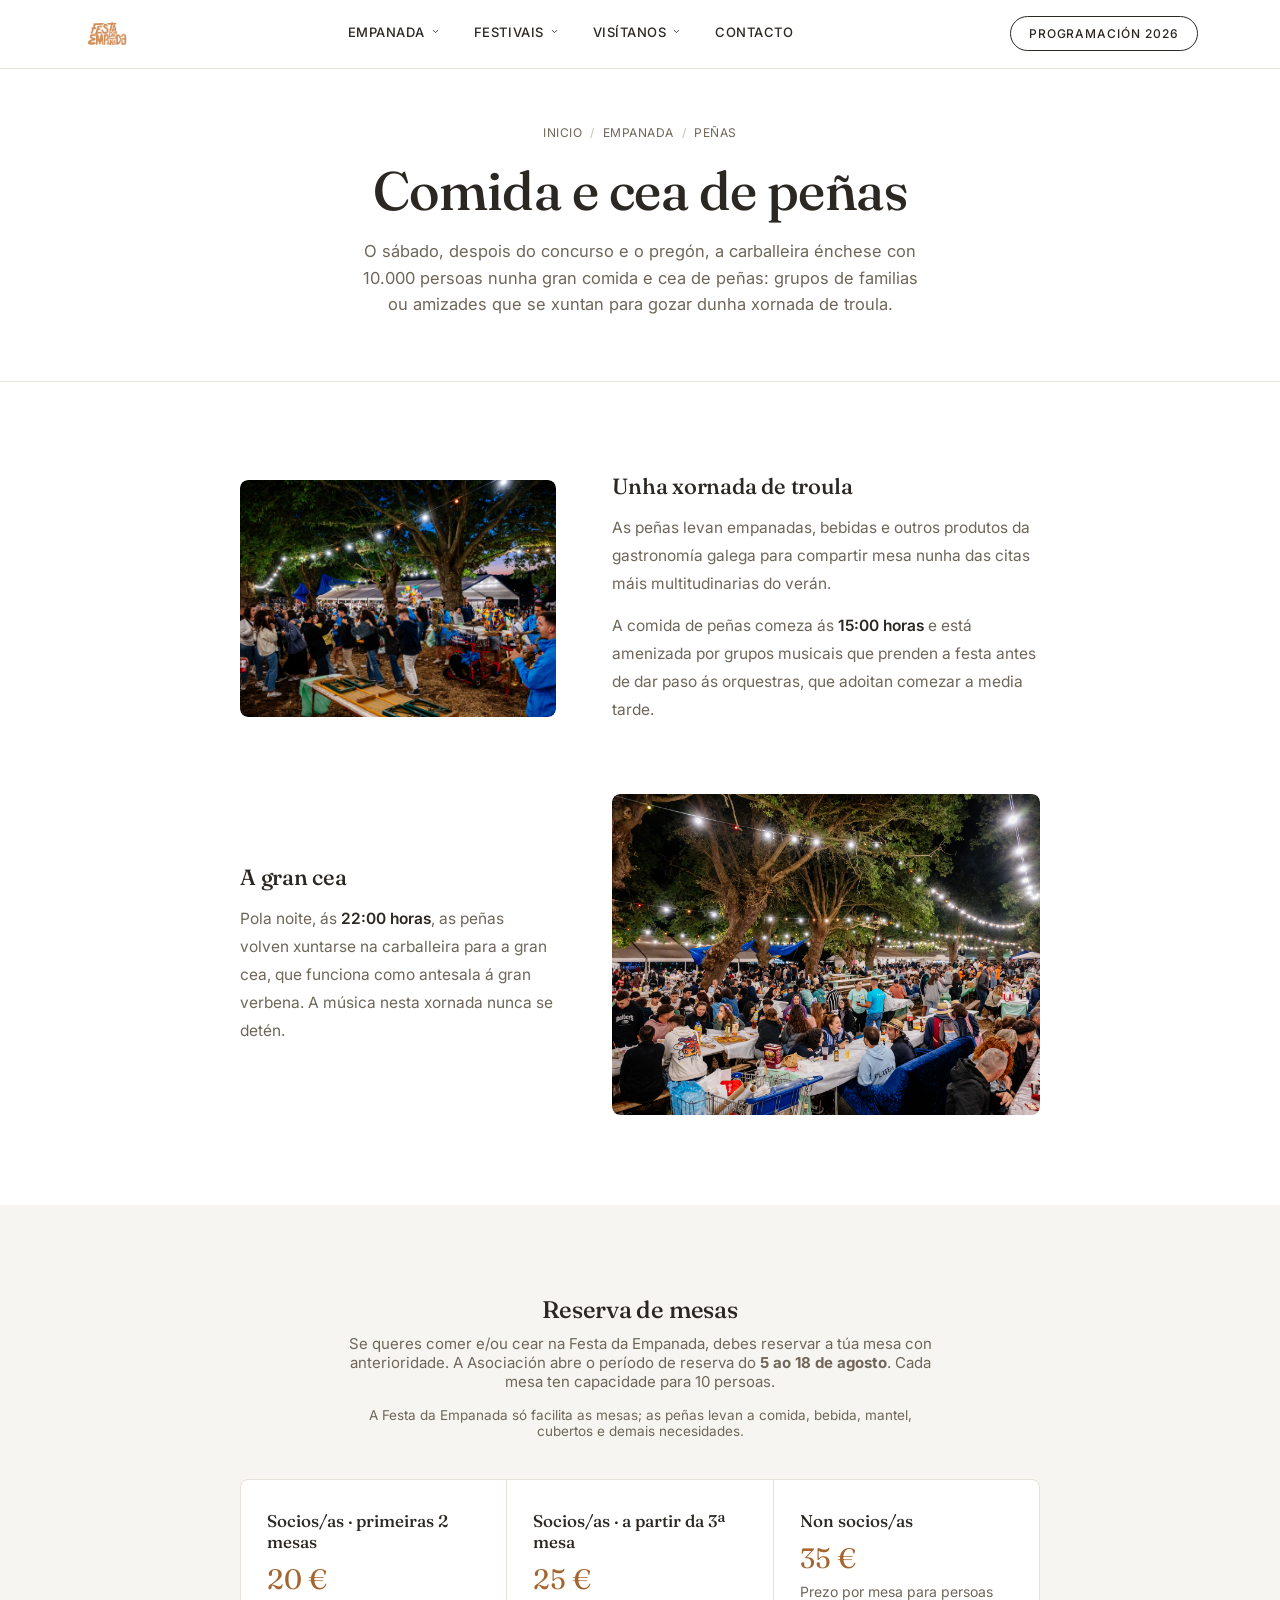
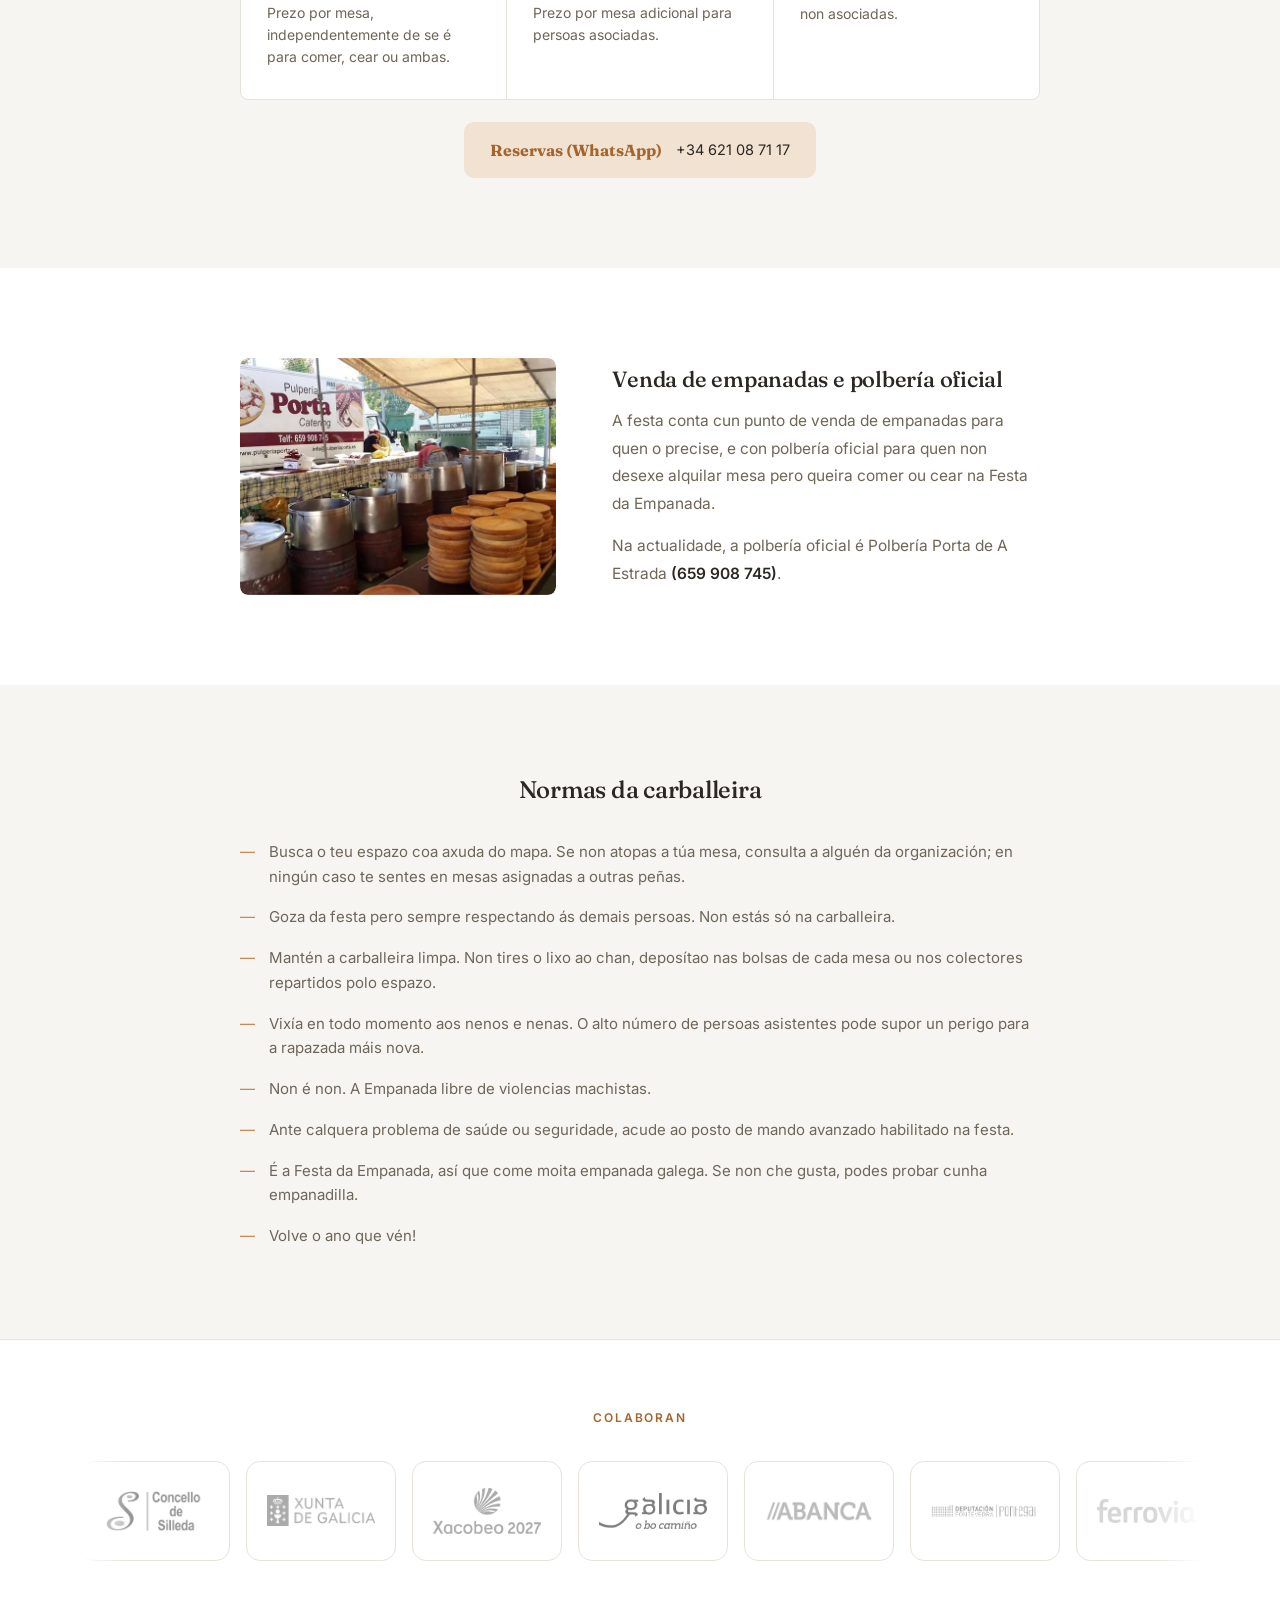
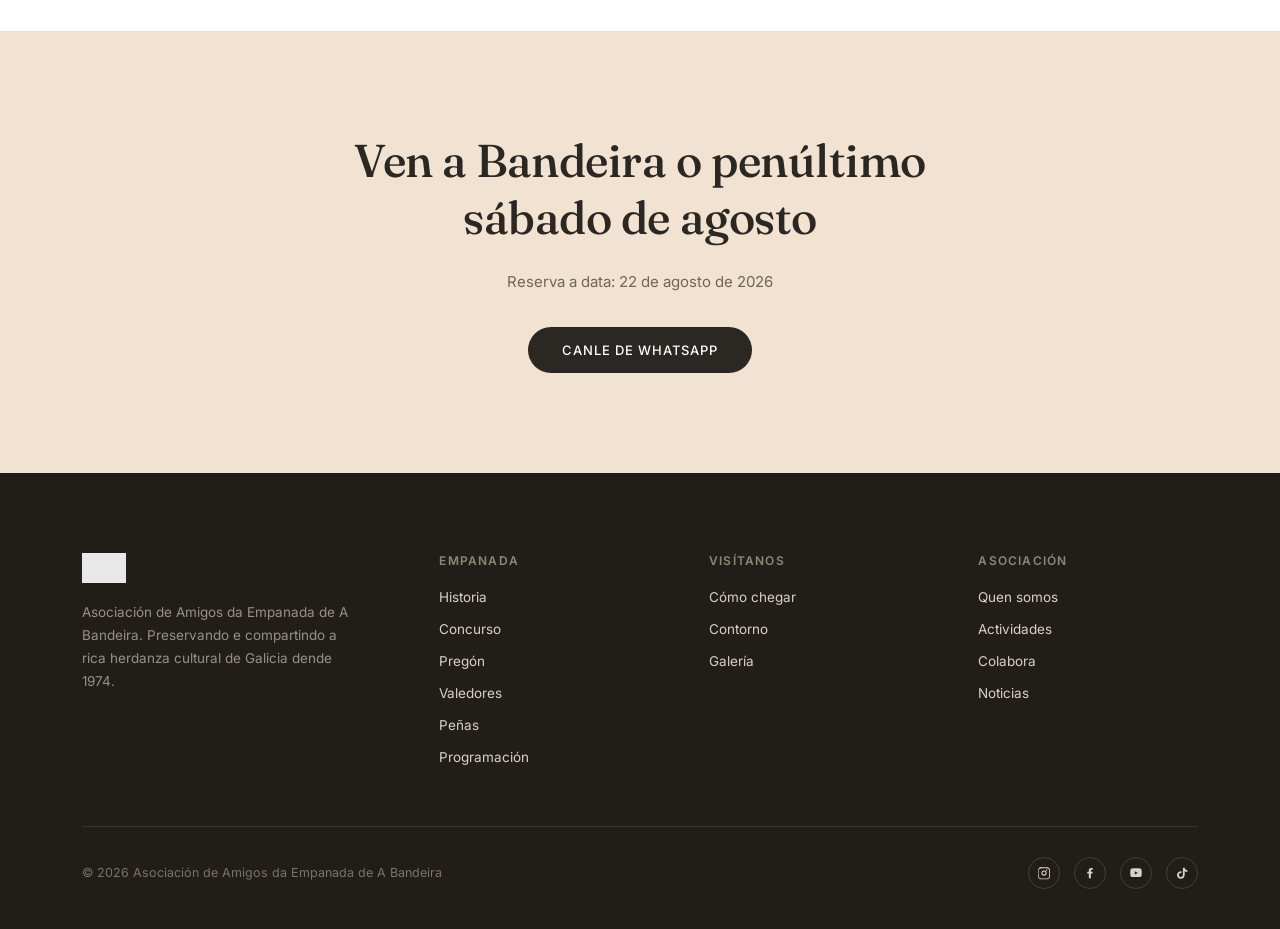
<file: empanada/penas.html>
<!DOCTYPE html>
<html lang="gl">
<head>
<meta charset="UTF-8">
<meta name="viewport" content="width=device-width, initial-scale=1.0">
<title>Peñas · Festa da Empanada</title>
<meta name="description" content="Todo o que necesitas saber sobre a comida e cea de peñas, a reserva de mesas e as normas da carballeira.">
<link rel="preconnect" href="https://fonts.googleapis.com">
<link rel="preconnect" href="https://fonts.gstatic.com" crossorigin>
<link href="https://fonts.googleapis.com/css2?family=Fraunces:ital,opsz,wght@0,9..144,300;0,9..144,400;0,9..144,500;0,9..144,600;1,9..144,400&family=Inter:wght@300;400;500;600&display=swap" rel="stylesheet">
<link rel="stylesheet" href="../css/styles.css">
</head>
<body>
<header id="site-header">
  <div class="nav-inner">
    <a class="brand" href="../index.html">
      <img src="../img/logo.png" alt="Festa da Empanada">
    </a>
    <nav>
      <ul>
        <li class="has-dropdown">
          <button class="dropdown-toggle" aria-expanded="false" aria-haspopup="true">
            Empanada
            <svg viewBox="0 0 24 24"><path d="M6 9l6 6 6-6" stroke="currentColor" stroke-width="2.4" fill="none" stroke-linecap="round" stroke-linejoin="round"/></svg>
          </button>
          <div class="dropdown-menu">
            <a href="historia.html">Historia</a>
            <a href="concurso.html">Concurso</a>
            <a href="pregon.html">Pregón</a>
            <a href="valedores.html">Valedores</a>
            <a href="penas.html">Peñas</a>
            <a href="programacion.html">Programación</a>
          </div>
        </li>
        <li class="has-dropdown">
          <button class="dropdown-toggle" aria-expanded="false" aria-haspopup="true">
            Festivais
            <svg viewBox="0 0 24 24"><path d="M6 9l6 6 6-6" stroke="currentColor" stroke-width="2.4" fill="none" stroke-linecap="round" stroke-linejoin="round"/></svg>
          </button>
          <div class="dropdown-menu">
            <a href="../festivais/esmorgafolk.html">Esmorga Folk</a>
            <a href="../festivais/bandeirock.html">Bandeirock</a>
          </div>
        </li>
        <li class="has-dropdown">
          <button class="dropdown-toggle" aria-expanded="false" aria-haspopup="true">
            Visítanos
            <svg viewBox="0 0 24 24"><path d="M6 9l6 6 6-6" stroke="currentColor" stroke-width="2.4" fill="none" stroke-linecap="round" stroke-linejoin="round"/></svg>
          </button>
          <div class="dropdown-menu">
            <a href="../visitanos/atopanos.html">Cómo chegar</a>
            <a href="../visitanos/entorno.html">Contorno</a>
          </div>
        </li>
        <li><a href="../contacto.html">Contacto</a></li>
      </ul>
    </nav>
    <a class="nav-cta" href="programacion.html">Programación 2026</a>
    <button class="nav-toggle" id="navToggle" aria-label="Abrir menú" aria-expanded="false">
      <span></span><span></span><span></span>
    </button>
  </div>
  <div class="mobile-menu" id="mobileMenu">
    <ul>
      <li>
        <button class="mobile-dropdown-toggle" id="mobileDropdownToggle" aria-expanded="false">
          Empanada
          <svg viewBox="0 0 24 24"><path d="M6 9l6 6 6-6" stroke="currentColor" stroke-width="2.4" fill="none" stroke-linecap="round" stroke-linejoin="round"/></svg>
        </button>
        <ul class="mobile-submenu" id="mobileSubmenu">
          <li><a href="historia.html">Historia</a></li>
          <li><a href="concurso.html">Concurso</a></li>
          <li><a href="pregon.html">Pregón</a></li>
          <li><a href="valedores.html">Valedores</a></li>
          <li><a href="penas.html">Peñas</a></li>
          <li><a href="programacion.html">Programación</a></li>
        </ul>
      </li>
      <li>
        <button class="mobile-dropdown-toggle" aria-expanded="false">
          Empanada Fest
          <svg viewBox="0 0 24 24"><path d="M6 9l6 6 6-6" stroke="currentColor" stroke-width="2.4" fill="none" stroke-linecap="round" stroke-linejoin="round"/></svg>
        </button>
        <ul class="mobile-submenu">
          <li><a href="../festivais/esmorgafolk.html">Esmorga Folk</a></li>
          <li><a href="../festivais/bandeirock.html">Bandeirock</a></li>
        </ul>
      </li>
      <li>
        <button class="mobile-dropdown-toggle" aria-expanded="false">
          Visítanos
          <svg viewBox="0 0 24 24"><path d="M6 9l6 6 6-6" stroke="currentColor" stroke-width="2.4" fill="none" stroke-linecap="round" stroke-linejoin="round"/></svg>
        </button>
        <ul class="mobile-submenu">
          <li><a href="../visitanos/atopanos.html">Cómo chegar</a></li>
          <li><a href="../visitanos/entorno.html">Contorno</a></li>
        </ul>
      </li>
      <li><a href="../contacto.html">Contacto</a></li>
    </ul>
  </div>
</header>
<section class="page-hero">
  <div class="breadcrumb"><a href="../index.html">Inicio</a><span>/</span><a href="#">Empanada</a><span>/</span>Peñas</div>
  <h1>Comida e cea de peñas</h1>
  <p>O sábado, despois do concurso e o pregón, a carballeira énchese con 10.000 persoas nunha gran comida e cea de peñas: grupos de familias ou amizades que se xuntan para gozar dunha xornada de troula.</p>
</section>

<section class="prose-section">
  <div class="prose-wrap">

    <div class="prose-block with-image" data-reveal>
      <div class="prose-figure"><img class="img-ph" src="../img/penas/festa-carballeira.jpg" alt="Festa na carballeira" loading="lazy" decoding="async"></div>
      <div class="prose-copy">
        <h3>Unha xornada de troula</h3>
        <p>As peñas levan empanadas, bebidas e outros produtos da gastronomía galega para compartir mesa nunha das citas máis multitudinarias do verán.</p>
        <p>A comida de peñas comeza ás <strong>15:00 horas</strong> e está amenizada por grupos musicais que prenden a festa antes de dar paso ás orquestras, que adoitan comezar a media tarde.</p>
      </div>
    </div>

    <div class="prose-block with-image reverse" data-reveal>
      <div class="prose-figure"><img class="img-ph" src="../img/penas/cea-de-penas.jpg" alt="Cea de peñas" loading="lazy" decoding="async"></div>
      <div class="prose-copy">
        <h3>A gran cea</h3>
        <p>Pola noite, ás <strong>22:00 horas</strong>, as peñas volven xuntarse na carballeira para a gran cea, que funciona como antesala á gran verbena. A música nesta xornada nunca se detén.</p>
      </div>
    </div>

  </div>
</section>

<section class="prose-section alt" data-reveal>
  <div class="prose-wrap">
    <h3 style="text-align:center; font-size:24px; margin-bottom:10px;">Reserva de mesas</h3>
    <p style="text-align:center; color:var(--ink-soft); font-size:15px; max-width:620px; margin:0 auto 16px;">
      Se queres comer e/ou cear na Festa da Empanada, debes reservar a túa mesa con anterioridade. A Asociación abre o período de reserva do <strong>5 ao 18 de agosto</strong>. Cada mesa ten capacidade para 10 persoas.
    </p>
    <p style="text-align:center; color:var(--ink-soft); font-size:13.5px; max-width:600px; margin:0 auto 40px;">
      A Festa da Empanada só facilita as mesas; as peñas levan a comida, bebida, mantel, cubertos e demais necesidades.
    </p>
    <div class="info-card-grid">
      <div class="info-card">
        <h4>Socios/as · primeiras 2 mesas</h4>
        <div class="price">20 €</div>
        <p>Prezo por mesa, independentemente de se é para comer, cear ou ambas.</p>
      </div>
      <div class="info-card">
        <h4>Socios/as · a partir da 3ª mesa</h4>
        <div class="price">25 €</div>
        <p>Prezo por mesa adicional para persoas asociadas.</p>
      </div>
      <div class="info-card">
        <h4>Non socios/as</h4>
        <div class="price">35 €</div>
        <p>Prezo por mesa para persoas non asociadas.</p>
      </div>
    </div>
    <div style="text-align:center;">
      <div class="contact-box"><b>Reservas (WhatsApp)</b> +34 621 08 71 17</div>
    </div>
  </div>
</section>

<section class="prose-section">
  <div class="prose-wrap">
    <div class="prose-block with-image" data-reveal>
      <div class="prose-figure"><img class="img-ph" src="../img/penas/polberia.jpg" alt="Polbería na Festa da Empanada" loading="lazy" decoding="async"></div>
      <div class="prose-copy">
        <h3>Venda de empanadas e polbería oficial</h3>
        <p>A festa conta cun punto de venda de empanadas para quen o precise, e con polbería oficial para quen non desexe alquilar mesa pero queira comer ou cear na Festa da Empanada.</p>
        <p>Na actualidade, a polbería oficial é Polbería Porta de A Estrada <strong>(659 908 745)</strong>.</p>
      </div>
    </div>
  </div>
</section>

<section class="prose-section alt" data-reveal>
  <div class="prose-wrap">
    <h3 style="text-align:center; font-size:24px; margin-bottom:36px;">Normas da carballeira</h3>
    <ul class="rules-list">
      <li>Busca o teu espazo coa axuda do mapa. Se non atopas a túa mesa, consulta a alguén da organización; en ningún caso te sentes en mesas asignadas a outras peñas.</li>
      <li>Goza da festa pero sempre respectando ás demais persoas. Non estás só na carballeira.</li>
      <li>Mantén a carballeira limpa. Non tires o lixo ao chan, deposítao nas bolsas de cada mesa ou nos colectores repartidos polo espazo.</li>
      <li>Vixía en todo momento aos nenos e nenas. O alto número de persoas asistentes pode supor un perigo para a rapazada máis nova.</li>
      <li>Non é non. A Empanada libre de violencias machistas.</li>
      <li>Ante calquera problema de saúde ou seguridade, acude ao posto de mando avanzado habilitado na festa.</li>
      <li>É a Festa da Empanada, así que come moita empanada galega. Se non che gusta, podes probar cunha empanadilla.</li>
      <li>Volve o ano que vén!</li>
    </ul>
  </div>
</section>
<section class="sponsors">
  <span class="eyebrow" style="text-align:center; display:block;">Colaboran</span>
  <div class="sponsor-marquee">
    <div class="sponsor-track">

    <div class="sponsor-logo">
      <img src="../img/colaboradores/concello-silleda.png" alt="Concello de Silleda" loading="lazy" decoding="async" onerror="this.style.display='none';this.nextElementSibling.style.display='flex';">
      <span class="sponsor-fallback">Concello de Silleda</span>
    </div>
    <div class="sponsor-logo">
      <img src="../img/colaboradores/xunta-galicia.png" alt="Xunta de Galicia" loading="lazy" decoding="async" onerror="this.style.display='none';this.nextElementSibling.style.display='flex';">
      <span class="sponsor-fallback">Xunta de Galicia</span>
    </div>
    <div class="sponsor-logo">
      <img src="../img/colaboradores/xacobeo-2027.png" alt="Xacobeo 2027" loading="lazy" decoding="async" onerror="this.style.display='none';this.nextElementSibling.style.display='flex';">
      <span class="sponsor-fallback">Xacobeo 2027</span>
    </div>
    <div class="sponsor-logo">
      <img src="../img/colaboradores/turismo-galicia.png" alt="Turismo de Galicia" loading="lazy" decoding="async" onerror="this.style.display='none';this.nextElementSibling.style.display='flex';">
      <span class="sponsor-fallback">Turismo de Galicia</span>
    </div>
    <div class="sponsor-logo">
      <img src="../img/colaboradores/abanca.png" alt="ABANCA" loading="lazy" decoding="async" onerror="this.style.display='none';this.nextElementSibling.style.display='flex';">
      <span class="sponsor-fallback">ABANCA</span>
    </div>
    <div class="sponsor-logo">
      <img src="../img/colaboradores/deputacion-pontevedra.png" alt="Deputación de Pontevedra" loading="lazy" decoding="async" onerror="this.style.display='none';this.nextElementSibling.style.display='flex';">
      <span class="sponsor-fallback">Deputación de Pontevedra</span>
    </div>
    <div class="sponsor-logo">
      <img src="../img/colaboradores/ferrovial.png" alt="Ferrovial" loading="lazy" decoding="async" onerror="this.style.display='none';this.nextElementSibling.style.display='flex';">
      <span class="sponsor-fallback">Ferrovial</span>
    </div>
    <div class="sponsor-logo">
      <img src="../img/colaboradores/silledasostible.png" alt="Silledasostible" loading="lazy" decoding="async" onerror="this.style.display='none';this.nextElementSibling.style.display='flex';">
      <span class="sponsor-fallback">Silledasostible</span>
    </div>
    <div class="sponsor-logo">
      <img src="../img/colaboradores/nudesa.png" alt="Nudesa" loading="lazy" decoding="async" onerror="this.style.display='none';this.nextElementSibling.style.display='flex';">
      <span class="sponsor-fallback">Nudesa</span>
    </div>
    <div class="sponsor-logo">
      <img src="../img/colaboradores/culinaria.png" alt="Culinaria" loading="lazy" decoding="async" onerror="this.style.display='none';this.nextElementSibling.style.display='flex';">
      <span class="sponsor-fallback">Culinaria</span>
    </div>
    <div class="sponsor-logo">
      <img src="../img/colaboradores/o-muino-de-cerdedo.png" alt="O Muíño de Cerdedo" loading="lazy" decoding="async" onerror="this.style.display='none';this.nextElementSibling.style.display='flex';">
      <span class="sponsor-fallback">O Muíño de Cerdedo</span>
    </div>
    <div class="sponsor-logo">
      <img src="../img/colaboradores/vegalsa.png" alt="Vegalsa" loading="lazy" decoding="async" onerror="this.style.display='none';this.nextElementSibling.style.display='flex';">
      <span class="sponsor-fallback">Vegalsa</span>
    </div>
    <div class="sponsor-logo">
      <img src="../img/colaboradores/inturasa-perez-rumbao.png" alt="Inturasa Pérez Rumbao" loading="lazy" decoding="async" onerror="this.style.display='none';this.nextElementSibling.style.display='flex';">
      <span class="sponsor-fallback">Inturasa Pérez Rumbao</span>
    </div>
    <div class="sponsor-logo">
      <img src="../img/colaboradores/gadisa.png" alt="Gadisa" loading="lazy" decoding="async" onerror="this.style.display='none';this.nextElementSibling.style.display='flex';">
      <span class="sponsor-fallback">Gadisa</span>
    </div>
    <div class="sponsor-logo">
      <img src="../img/colaboradores/froiz.png" alt="Froiz" loading="lazy" decoding="async" onerror="this.style.display='none';this.nextElementSibling.style.display='flex';">
      <span class="sponsor-fallback">Froiz</span>
    </div>
    <div class="sponsor-logo">
      <img src="../img/colaboradores/bandeira.png" alt="Bandeira" loading="lazy" decoding="async" onerror="this.style.display='none';this.nextElementSibling.style.display='flex';">
      <span class="sponsor-fallback">Bandeira</span>
    </div>
    <div class="sponsor-logo">
      <img src="../img/colaboradores/schweppes.png" alt="Schweppes" loading="lazy" decoding="async" onerror="this.style.display='none';this.nextElementSibling.style.display='flex';">
      <span class="sponsor-fallback">Schweppes</span>
    </div>
    <div class="sponsor-logo">
      <img src="../img/colaboradores/duro-hijos.png" alt="Duro Hijos" loading="lazy" decoding="async" onerror="this.style.display='none';this.nextElementSibling.style.display='flex';">
      <span class="sponsor-fallback">Duro Hijos</span>
    </div>

    <div class="sponsor-logo" aria-hidden="true">
      <img src="../img/colaboradores/concello-silleda.png" alt="Concello de Silleda" loading="lazy" decoding="async" onerror="this.style.display='none';this.nextElementSibling.style.display='flex';">
      <span class="sponsor-fallback">Concello de Silleda</span>
    </div>
    <div class="sponsor-logo" aria-hidden="true">
      <img src="../img/colaboradores/xunta-galicia.png" alt="Xunta de Galicia" loading="lazy" decoding="async" onerror="this.style.display='none';this.nextElementSibling.style.display='flex';">
      <span class="sponsor-fallback">Xunta de Galicia</span>
    </div>
    <div class="sponsor-logo" aria-hidden="true">
      <img src="../img/colaboradores/xacobeo-2027.png" alt="Xacobeo 2027" loading="lazy" decoding="async" onerror="this.style.display='none';this.nextElementSibling.style.display='flex';">
      <span class="sponsor-fallback">Xacobeo 2027</span>
    </div>
    <div class="sponsor-logo" aria-hidden="true">
      <img src="../img/colaboradores/turismo-galicia.png" alt="Turismo de Galicia" loading="lazy" decoding="async" onerror="this.style.display='none';this.nextElementSibling.style.display='flex';">
      <span class="sponsor-fallback">Turismo de Galicia</span>
    </div>
    <div class="sponsor-logo" aria-hidden="true">
      <img src="../img/colaboradores/abanca.png" alt="ABANCA" loading="lazy" decoding="async" onerror="this.style.display='none';this.nextElementSibling.style.display='flex';">
      <span class="sponsor-fallback">ABANCA</span>
    </div>
    <div class="sponsor-logo" aria-hidden="true">
      <img src="../img/colaboradores/deputacion-pontevedra.png" alt="Deputación de Pontevedra" loading="lazy" decoding="async" onerror="this.style.display='none';this.nextElementSibling.style.display='flex';">
      <span class="sponsor-fallback">Deputación de Pontevedra</span>
    </div>
    <div class="sponsor-logo" aria-hidden="true">
      <img src="../img/colaboradores/ferrovial.png" alt="Ferrovial" loading="lazy" decoding="async" onerror="this.style.display='none';this.nextElementSibling.style.display='flex';">
      <span class="sponsor-fallback">Ferrovial</span>
    </div>
    <div class="sponsor-logo" aria-hidden="true">
      <img src="../img/colaboradores/silledasostible.png" alt="Silledasostible" loading="lazy" decoding="async" onerror="this.style.display='none';this.nextElementSibling.style.display='flex';">
      <span class="sponsor-fallback">Silledasostible</span>
    </div>
    <div class="sponsor-logo" aria-hidden="true">
      <img src="../img/colaboradores/nudesa.png" alt="Nudesa" loading="lazy" decoding="async" onerror="this.style.display='none';this.nextElementSibling.style.display='flex';">
      <span class="sponsor-fallback">Nudesa</span>
    </div>
    <div class="sponsor-logo" aria-hidden="true">
      <img src="../img/colaboradores/culinaria.png" alt="Culinaria" loading="lazy" decoding="async" onerror="this.style.display='none';this.nextElementSibling.style.display='flex';">
      <span class="sponsor-fallback">Culinaria</span>
    </div>
    <div class="sponsor-logo" aria-hidden="true">
      <img src="../img/colaboradores/o-muino-de-cerdedo.png" alt="O Muíño de Cerdedo" loading="lazy" decoding="async" onerror="this.style.display='none';this.nextElementSibling.style.display='flex';">
      <span class="sponsor-fallback">O Muíño de Cerdedo</span>
    </div>
    <div class="sponsor-logo" aria-hidden="true">
      <img src="../img/colaboradores/vegalsa.png" alt="Vegalsa" loading="lazy" decoding="async" onerror="this.style.display='none';this.nextElementSibling.style.display='flex';">
      <span class="sponsor-fallback">Vegalsa</span>
    </div>
    <div class="sponsor-logo" aria-hidden="true">
      <img src="../img/colaboradores/inturasa-perez-rumbao.png" alt="Inturasa Pérez Rumbao" loading="lazy" decoding="async" onerror="this.style.display='none';this.nextElementSibling.style.display='flex';">
      <span class="sponsor-fallback">Inturasa Pérez Rumbao</span>
    </div>
    <div class="sponsor-logo" aria-hidden="true">
      <img src="../img/colaboradores/gadisa.png" alt="Gadisa" loading="lazy" decoding="async" onerror="this.style.display='none';this.nextElementSibling.style.display='flex';">
      <span class="sponsor-fallback">Gadisa</span>
    </div>
    <div class="sponsor-logo" aria-hidden="true">
      <img src="../img/colaboradores/froiz.png" alt="Froiz" loading="lazy" decoding="async" onerror="this.style.display='none';this.nextElementSibling.style.display='flex';">
      <span class="sponsor-fallback">Froiz</span>
    </div>
    <div class="sponsor-logo" aria-hidden="true">
      <img src="../img/colaboradores/bandeira.png" alt="Bandeira" loading="lazy" decoding="async" onerror="this.style.display='none';this.nextElementSibling.style.display='flex';">
      <span class="sponsor-fallback">Bandeira</span>
    </div>
    <div class="sponsor-logo" aria-hidden="true">
      <img src="../img/colaboradores/schweppes.png" alt="Schweppes" loading="lazy" decoding="async" onerror="this.style.display='none';this.nextElementSibling.style.display='flex';">
      <span class="sponsor-fallback">Schweppes</span>
    </div>
    <div class="sponsor-logo" aria-hidden="true">
      <img src="../img/colaboradores/duro-hijos.png" alt="Duro Hijos" loading="lazy" decoding="async" onerror="this.style.display='none';this.nextElementSibling.style.display='flex';">
      <span class="sponsor-fallback">Duro Hijos</span>
    </div>
    </div>
  </div>
</section>
<section class="cta-strip">
  <h2>Ven a Bandeira o penúltimo sábado de agosto</h2>
  <p>Reserva a data: 22 de agosto de 2026</p>
  <a class="btn-solid" href="https://whatsapp.com/channel/0029VbDZt1V8fewsHfTNgw43" target="_blank" rel="noopener">Canle de WhatsApp</a>
</section>
<footer id="contacto">
  <div class="wrap">
    <div class="footer-top">
      <div class="footer-brand">
        <img src="../img/logo.png" alt="Festa da Empanada">
        <p>Asociación de Amigos da Empanada de A Bandeira. Preservando e compartindo a rica herdanza cultural de Galicia dende 1974.</p>
      </div>
      <div class="footer-col">
        <h4>Empanada</h4>
        <ul>
          <li><a href="historia.html">Historia</a></li>
          <li><a href="concurso.html">Concurso</a></li>
          <li><a href="pregon.html">Pregón</a></li>
          <li><a href="valedores.html">Valedores</a></li>
          <li><a href="penas.html">Peñas</a></li>
          <li><a href="programacion.html">Programación</a></li>
        </ul>
      </div>
      <div class="footer-col">
        <h4>Visítanos</h4>
        <ul>
          <li><a href="../visitanos/atopanos.html">Cómo chegar</a></li>
          <li><a href="../visitanos/entorno.html">Contorno</a></li>
          <li><a href="../index.html#galeria">Galería</a></li>
        </ul>
      </div>
      <div class="footer-col">
        <h4>Asociación</h4>
        <ul>
          <li><a href="#">Quen somos</a></li>
          <li><a href="#">Actividades</a></li>
          <li><a href="#">Colabora</a></li>
          <li><a href="#">Noticias</a></li>
        </ul>
      </div>
    </div>
    <div class="footer-bottom">
      <span>© 2026 Asociación de Amigos da Empanada de A Bandeira</span>
      <div class="socials">
        <a href="https://www.instagram.com/festadaempanada/" target="_blank" rel="noopener" aria-label="Instagram"><svg viewBox="0 0 24 24"><path d="M12 2.2c3.2 0 3.6 0 4.9.1 1.2.1 2 .2 2.4.4.6.2 1 .5 1.5 1 .4.4.7.8 1 1.5.2.5.3 1.3.4 2.4.1 1.3.1 1.7.1 4.9s0 3.6-.1 4.9c-.1 1.2-.2 2-.4 2.4-.2.6-.5 1-1 1.5-.4.4-.8.7-1.5 1-.5.2-1.3.3-2.4.4-1.3.1-1.7.1-4.9.1s-3.6 0-4.9-.1c-1.2-.1-2-.2-2.4-.4-.6-.2-1-.5-1.5-1-.4-.4-.7-.8-1-1.5-.2-.5-.3-1.3-.4-2.4C2.2 15.6 2.2 15.2 2.2 12s0-3.6.1-4.9c.1-1.2.2-2 .4-2.4.2-.6.5-1 1-1.5.4-.4.8-.7 1.5-1 .5-.2 1.3-.3 2.4-.4C8.4 2.2 8.8 2.2 12 2.2zm0 1.8c-3.1 0-3.5 0-4.7.1-1 .1-1.6.2-1.9.3-.5.2-.8.4-1.1.7-.3.3-.5.6-.7 1.1-.1.3-.3.9-.3 1.9-.1 1.2-.1 1.6-.1 4.7s0 3.5.1 4.7c.1 1 .2 1.6.3 1.9.2.5.4.8.7 1.1.3.3.6.5 1.1.7.3.1.9.3 1.9.3 1.2.1 1.6.1 4.7.1s3.5 0 4.7-.1c1-.1 1.6-.2 1.9-.3.5-.2.8-.4 1.1-.7.3-.3.5-.6.7-1.1.1-.3.3-.9.3-1.9.1-1.2.1-1.6.1-4.7s0-3.5-.1-4.7c-.1-1-.2-1.6-.3-1.9-.2-.5-.4-.8-.7-1.1-.3-.3-.6-.5-1.1-.7-.3-.1-.9-.3-1.9-.3-1.2-.1-1.6-.1-4.7-.1zm0 3.5a4.5 4.5 0 110 9 4.5 4.5 0 010-9zm0 1.8a2.7 2.7 0 100 5.4 2.7 2.7 0 000-5.4zm5.7-2a1.1 1.1 0 11-2.2 0 1.1 1.1 0 012.2 0z"/></svg></a>
        <a href="https://www.facebook.com/festadaempanadadabandeira" target="_blank" rel="noopener" aria-label="Facebook"><svg viewBox="0 0 24 24"><path d="M13.5 21v-8h2.7l.4-3.1h-3.1V8c0-.9.3-1.5 1.6-1.5h1.7V3.7C15.9 3.6 15 3.5 14 3.5c-2.4 0-4 1.4-4 4.1v2.3H7.3V13H10v8h3.5z"/></svg></a>
        <a href="https://www.youtube.com/@festadaempanada" target="_blank" rel="noopener" aria-label="YouTube"><svg viewBox="0 0 24 24"><path d="M21.6 7.2s-.2-1.5-.8-2.1c-.8-.8-1.7-.8-2.1-.9C15.9 4 12 4 12 4s-3.9 0-6.7.2c-.4 0-1.3.1-2.1.9-.6.6-.8 2.1-.8 2.1S2.2 9 2.2 10.7v1.6c0 1.7.2 3.5.2 3.5s.2 1.5.8 2.1c.8.8 1.9.8 2.3.9 1.7.2 6.5.2 6.5.2s3.9 0 6.7-.2c.4-.1 1.3-.1 2.1-.9.6-.6.8-2.1.8-2.1s.2-1.7.2-3.5v-1.6c0-1.7-.2-3.5-.2-3.5zM9.9 14.6V8.9l5.4 2.9-5.4 2.8z"/></svg></a>
        <a href="https://www.tiktok.com/@festadaempanada" target="_blank" rel="noopener" aria-label="TikTok"><svg viewBox="0 0 24 24"><path d="M16.6 3c.4 2.3 2 4 4.6 4.2v3c-1.6.1-3-.4-4.6-1.4v6.6c0 3.6-2.9 6.6-6.6 6.6S3.4 19 3.4 15.4 6.4 8.8 10 8.8c.4 0 .7 0 1 .1v3.2c-.3-.1-.7-.2-1-.2-1.9 0-3.4 1.5-3.4 3.4S8.1 18.7 10 18.7s3.5-1.4 3.5-3.3V3h3.1z"/></svg></a>
      </div>
    </div>
  </div>
</footer>
<script src="../js/script.js"></script>
</body>
</html>
</file>
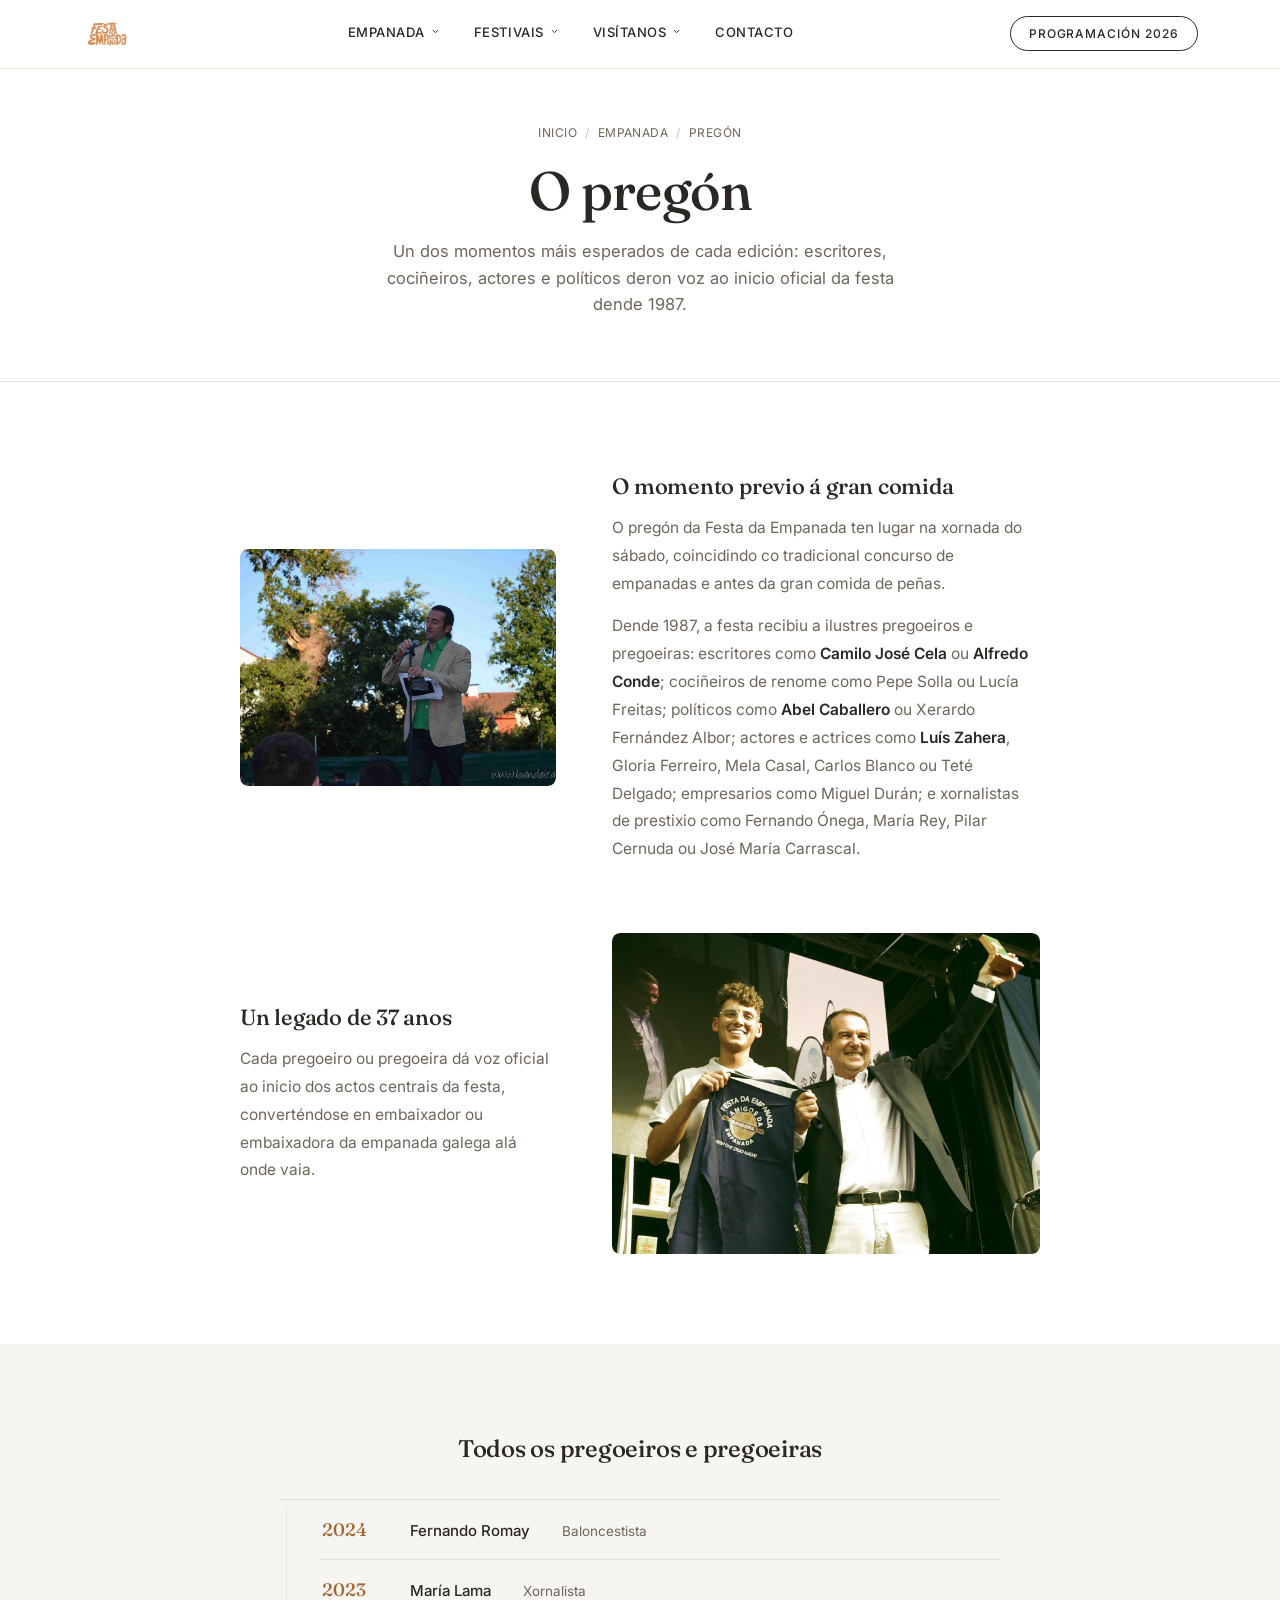
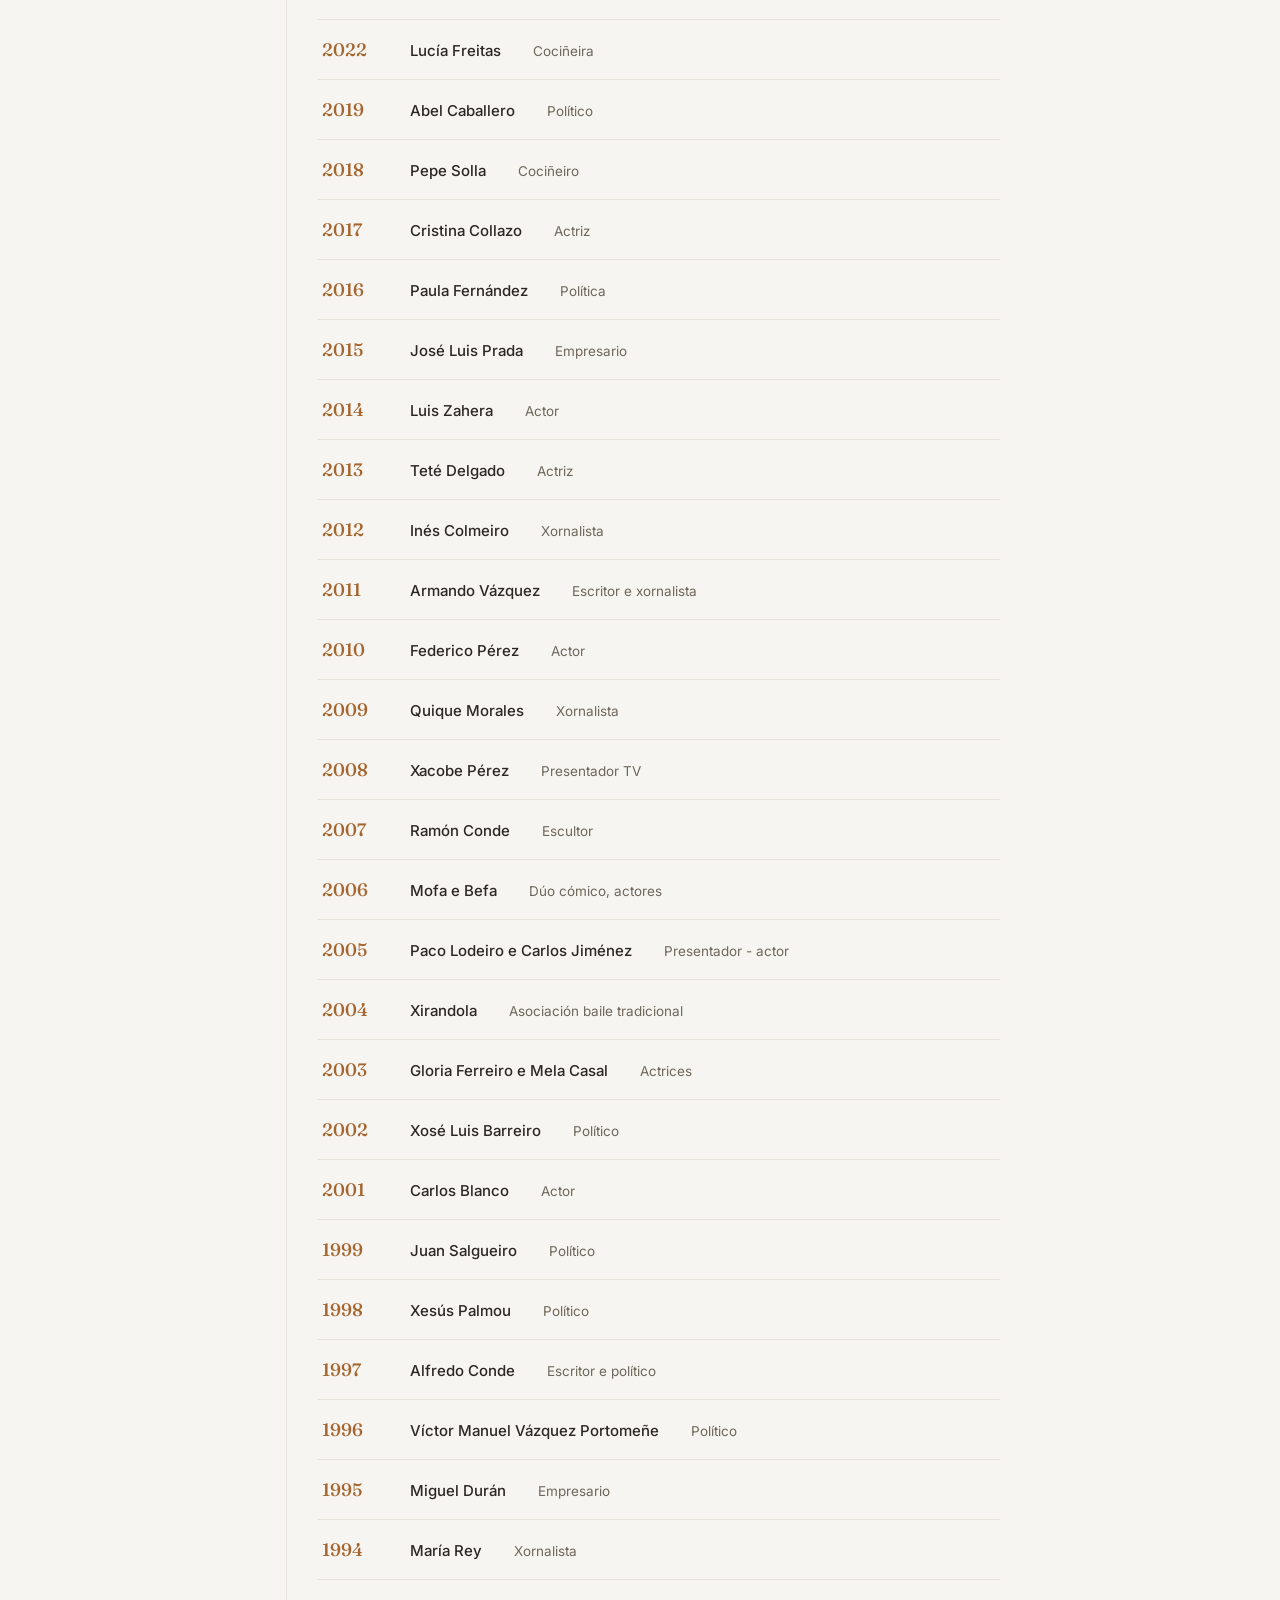
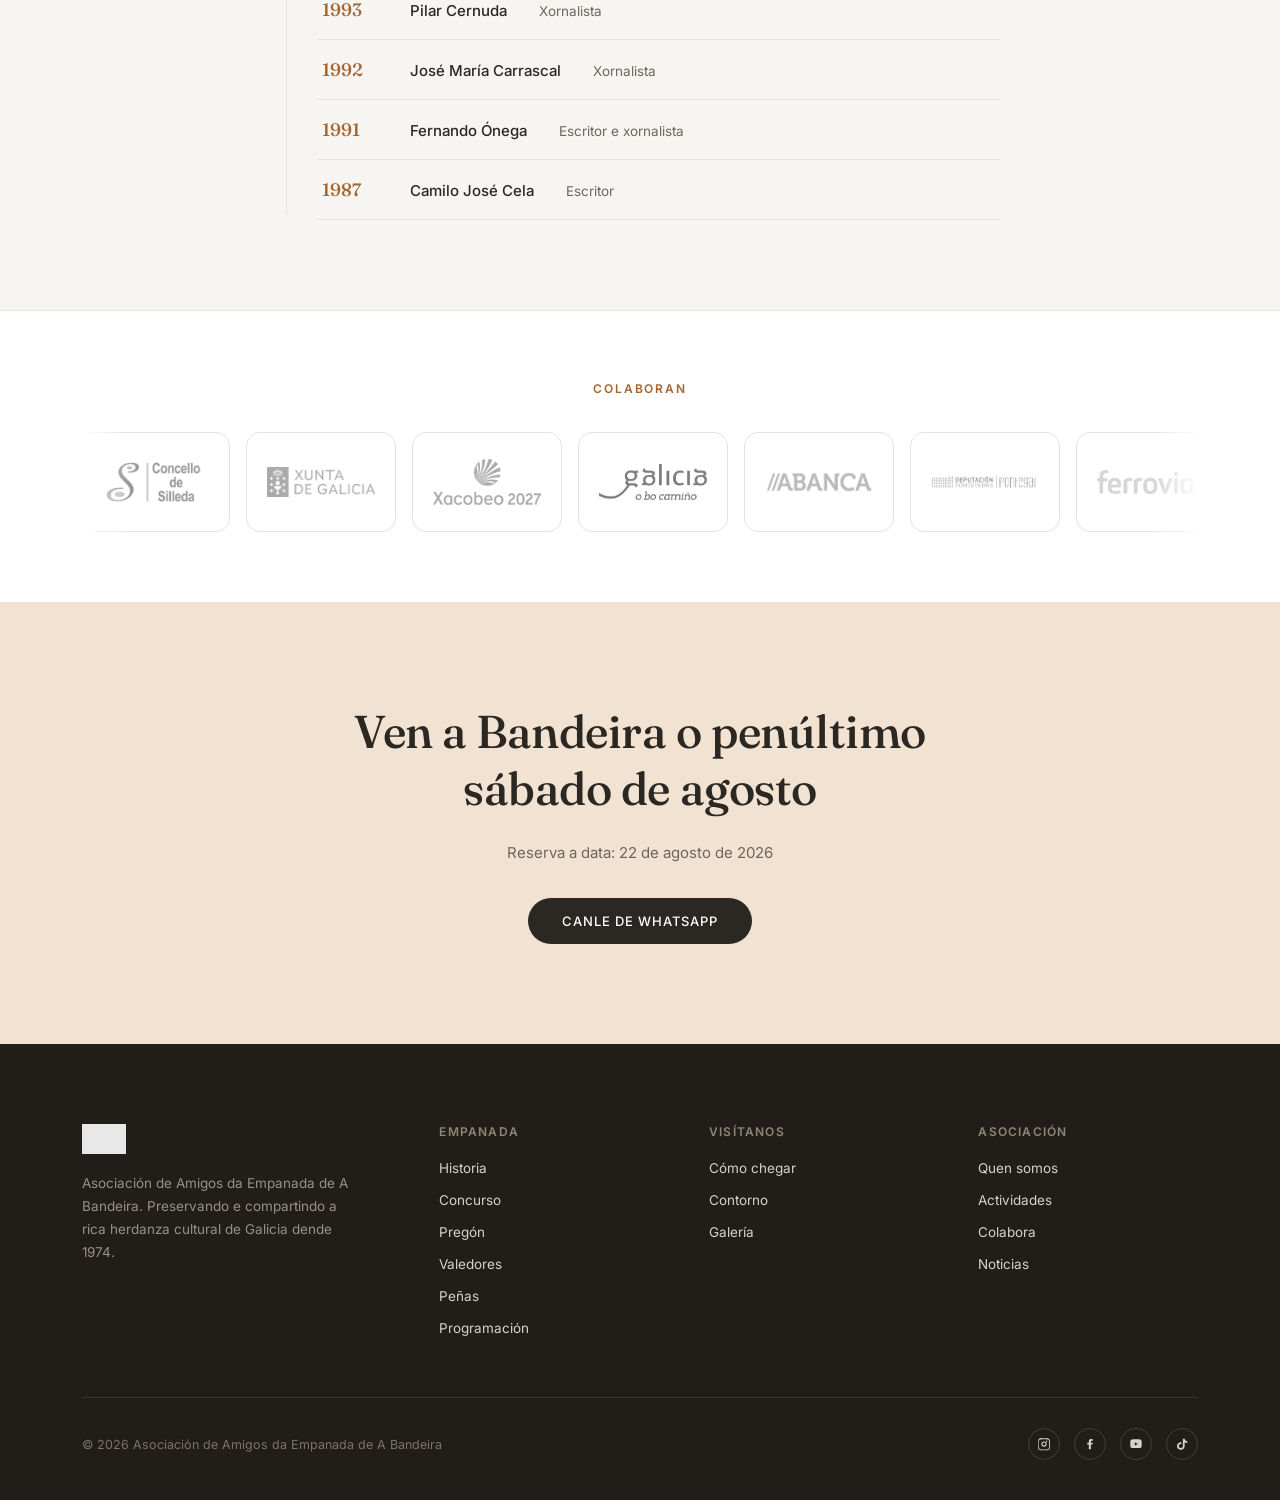
<file: empanada/pregon.html>
<!DOCTYPE html>
<html lang="gl">
<head>
<meta charset="UTF-8">
<meta name="viewport" content="width=device-width, initial-scale=1.0">
<title>Pregón · Festa da Empanada</title>
<meta name="description" content="Coñece a historia do pregón da Festa da Empanada e a lista completa de pregoeiros e pregoeiras dende 1987.">
<link rel="preconnect" href="https://fonts.googleapis.com">
<link rel="preconnect" href="https://fonts.gstatic.com" crossorigin>
<link href="https://fonts.googleapis.com/css2?family=Fraunces:ital,opsz,wght@0,9..144,300;0,9..144,400;0,9..144,500;0,9..144,600;1,9..144,400&family=Inter:wght@300;400;500;600&display=swap" rel="stylesheet">
<link rel="stylesheet" href="../css/styles.css">
</head>
<body>
<header id="site-header">
  <div class="nav-inner">
    <a class="brand" href="../index.html">
      <img src="../img/logo.png" alt="Festa da Empanada">
    </a>
    <nav>
      <ul>
        <li class="has-dropdown">
          <button class="dropdown-toggle" aria-expanded="false" aria-haspopup="true">
            Empanada
            <svg viewBox="0 0 24 24"><path d="M6 9l6 6 6-6" stroke="currentColor" stroke-width="2.4" fill="none" stroke-linecap="round" stroke-linejoin="round"/></svg>
          </button>
          <div class="dropdown-menu">
            <a href="historia.html">Historia</a>
            <a href="concurso.html">Concurso</a>
            <a href="pregon.html">Pregón</a>
            <a href="valedores.html">Valedores</a>
            <a href="penas.html">Peñas</a>
            <a href="programacion.html">Programación</a>
          </div>
        </li>
        <li class="has-dropdown">
          <button class="dropdown-toggle" aria-expanded="false" aria-haspopup="true">
            Festivais
            <svg viewBox="0 0 24 24"><path d="M6 9l6 6 6-6" stroke="currentColor" stroke-width="2.4" fill="none" stroke-linecap="round" stroke-linejoin="round"/></svg>
          </button>
          <div class="dropdown-menu">
            <a href="../festivais/esmorgafolk.html">Esmorga Folk</a>
            <a href="../festivais/bandeirock.html">Bandeirock</a>
          </div>
        </li>
        <li class="has-dropdown">
          <button class="dropdown-toggle" aria-expanded="false" aria-haspopup="true">
            Visítanos
            <svg viewBox="0 0 24 24"><path d="M6 9l6 6 6-6" stroke="currentColor" stroke-width="2.4" fill="none" stroke-linecap="round" stroke-linejoin="round"/></svg>
          </button>
          <div class="dropdown-menu">
            <a href="../visitanos/atopanos.html">Cómo chegar</a>
            <a href="../visitanos/entorno.html">Contorno</a>
          </div>
        </li>
        <li><a href="../contacto.html">Contacto</a></li>
      </ul>
    </nav>
    <a class="nav-cta" href="programacion.html">Programación 2026</a>
    <button class="nav-toggle" id="navToggle" aria-label="Abrir menú" aria-expanded="false">
      <span></span><span></span><span></span>
    </button>
  </div>
  <div class="mobile-menu" id="mobileMenu">
    <ul>
      <li>
        <button class="mobile-dropdown-toggle" id="mobileDropdownToggle" aria-expanded="false">
          Empanada
          <svg viewBox="0 0 24 24"><path d="M6 9l6 6 6-6" stroke="currentColor" stroke-width="2.4" fill="none" stroke-linecap="round" stroke-linejoin="round"/></svg>
        </button>
        <ul class="mobile-submenu" id="mobileSubmenu">
          <li><a href="historia.html">Historia</a></li>
          <li><a href="concurso.html">Concurso</a></li>
          <li><a href="pregon.html">Pregón</a></li>
          <li><a href="valedores.html">Valedores</a></li>
          <li><a href="penas.html">Peñas</a></li>
          <li><a href="programacion.html">Programación</a></li>
        </ul>
      </li>
      <li>
        <button class="mobile-dropdown-toggle" aria-expanded="false">
          Empanada Fest
          <svg viewBox="0 0 24 24"><path d="M6 9l6 6 6-6" stroke="currentColor" stroke-width="2.4" fill="none" stroke-linecap="round" stroke-linejoin="round"/></svg>
        </button>
        <ul class="mobile-submenu">
          <li><a href="../festivais/esmorgafolk.html">Esmorga Folk</a></li>
          <li><a href="../festivais/bandeirock.html">Bandeirock</a></li>
        </ul>
      </li>
      <li>
        <button class="mobile-dropdown-toggle" aria-expanded="false">
          Visítanos
          <svg viewBox="0 0 24 24"><path d="M6 9l6 6 6-6" stroke="currentColor" stroke-width="2.4" fill="none" stroke-linecap="round" stroke-linejoin="round"/></svg>
        </button>
        <ul class="mobile-submenu">
          <li><a href="../visitanos/atopanos.html">Cómo chegar</a></li>
          <li><a href="../visitanos/entorno.html">Contorno</a></li>
        </ul>
      </li>
      <li><a href="../contacto.html">Contacto</a></li>
    </ul>
  </div>
</header>
<section class="page-hero">
  <div class="breadcrumb"><a href="../index.html">Inicio</a><span>/</span><a href="#">Empanada</a><span>/</span>Pregón</div>
  <h1>O pregón</h1>
  <p>Un dos momentos máis esperados de cada edición: escritores, cociñeiros, actores e políticos deron voz ao inicio oficial da festa dende 1987.</p>
</section>

<section class="prose-section">
  <div class="prose-wrap">

    <div class="prose-block with-image" data-reveal>
      <div class="prose-figure"><img class="img-ph" src="../img/pregon/luis-zahera-pregon.jpg" alt="Luis Zahera dando o pregón" loading="lazy" decoding="async"></div>
      <div class="prose-copy">
        <h3>O momento previo á gran comida</h3>
        <p>O pregón da Festa da Empanada ten lugar na xornada do sábado, coincidindo co tradicional concurso de empanadas e antes da gran comida de peñas.</p>
        <p>Dende 1987, a festa recibiu a ilustres pregoeiros e pregoeiras: escritores como <strong>Camilo José Cela</strong> ou <strong>Alfredo Conde</strong>; cociñeiros de renome como Pepe Solla ou Lucía Freitas; políticos como <strong>Abel Caballero</strong> ou Xerardo Fernández Albor; actores e actrices como <strong>Luís Zahera</strong>, Gloria Ferreiro, Mela Casal, Carlos Blanco ou Teté Delgado; empresarios como Miguel Durán; e xornalistas de prestixio como Fernando Ónega, María Rey, Pilar Cernuda ou José María Carrascal.</p>
      </div>
    </div>

    <div class="prose-block with-image reverse" data-reveal>
      <div class="prose-figure"><img class="img-ph" src="../img/pregon/abel-caballero-pregoeiro-2019.jpg" alt="Abel Caballero, pregoeiro 2019" loading="lazy" decoding="async"></div>
      <div class="prose-copy">
        <h3>Un legado de 37 anos</h3>
        <p>Cada pregoeiro ou pregoeira dá voz oficial ao inicio dos actos centrais da festa, converténdose en embaixador ou embaixadora da empanada galega alá onde vaia.</p>
      </div>
    </div>

  </div>
</section>

<section class="prose-section alt" data-reveal>
  <div class="prose-wrap">
    <h3 style="text-align:center; font-size:24px; margin-bottom:36px;">Todos os pregoeiros e pregoeiras</h3>
    <div class="timeline">
      <div class="timeline-row"><span class="year">2024</span><span class="who">Fernando Romay</span><span class="role">Baloncestista</span></div>
      <div class="timeline-row"><span class="year">2023</span><span class="who">María Lama</span><span class="role">Xornalista</span></div>
      <div class="timeline-row"><span class="year">2022</span><span class="who">Lucía Freitas</span><span class="role">Cociñeira</span></div>
      <div class="timeline-row"><span class="year">2019</span><span class="who">Abel Caballero</span><span class="role">Político</span></div>
      <div class="timeline-row"><span class="year">2018</span><span class="who">Pepe Solla</span><span class="role">Cociñeiro</span></div>
      <div class="timeline-row"><span class="year">2017</span><span class="who">Cristina Collazo</span><span class="role">Actriz</span></div>
      <div class="timeline-row"><span class="year">2016</span><span class="who">Paula Fernández</span><span class="role">Política</span></div>
      <div class="timeline-row"><span class="year">2015</span><span class="who">José Luis Prada</span><span class="role">Empresario</span></div>
      <div class="timeline-row"><span class="year">2014</span><span class="who">Luis Zahera</span><span class="role">Actor</span></div>
      <div class="timeline-row"><span class="year">2013</span><span class="who">Teté Delgado</span><span class="role">Actriz</span></div>
      <div class="timeline-row"><span class="year">2012</span><span class="who">Inés Colmeiro</span><span class="role">Xornalista</span></div>
      <div class="timeline-row"><span class="year">2011</span><span class="who">Armando Vázquez</span><span class="role">Escritor e xornalista</span></div>
      <div class="timeline-row"><span class="year">2010</span><span class="who">Federico Pérez</span><span class="role">Actor</span></div>
      <div class="timeline-row"><span class="year">2009</span><span class="who">Quique Morales</span><span class="role">Xornalista</span></div>
      <div class="timeline-row"><span class="year">2008</span><span class="who">Xacobe Pérez</span><span class="role">Presentador TV</span></div>
      <div class="timeline-row"><span class="year">2007</span><span class="who">Ramón Conde</span><span class="role">Escultor</span></div>
      <div class="timeline-row"><span class="year">2006</span><span class="who">Mofa e Befa</span><span class="role">Dúo cómico, actores</span></div>
      <div class="timeline-row"><span class="year">2005</span><span class="who">Paco Lodeiro e Carlos Jiménez</span><span class="role">Presentador - actor</span></div>
      <div class="timeline-row"><span class="year">2004</span><span class="who">Xirandola</span><span class="role">Asociación baile tradicional</span></div>
      <div class="timeline-row"><span class="year">2003</span><span class="who">Gloria Ferreiro e Mela Casal</span><span class="role">Actrices</span></div>
      <div class="timeline-row"><span class="year">2002</span><span class="who">Xosé Luis Barreiro</span><span class="role">Político</span></div>
      <div class="timeline-row"><span class="year">2001</span><span class="who">Carlos Blanco</span><span class="role">Actor</span></div>
      <div class="timeline-row"><span class="year">1999</span><span class="who">Juan Salgueiro</span><span class="role">Político</span></div>
      <div class="timeline-row"><span class="year">1998</span><span class="who">Xesús Palmou</span><span class="role">Político</span></div>
      <div class="timeline-row"><span class="year">1997</span><span class="who">Alfredo Conde</span><span class="role">Escritor e político</span></div>
      <div class="timeline-row"><span class="year">1996</span><span class="who">Víctor Manuel Vázquez Portomeñe</span><span class="role">Político</span></div>
      <div class="timeline-row"><span class="year">1995</span><span class="who">Miguel Durán</span><span class="role">Empresario</span></div>
      <div class="timeline-row"><span class="year">1994</span><span class="who">María Rey</span><span class="role">Xornalista</span></div>
      <div class="timeline-row"><span class="year">1993</span><span class="who">Pilar Cernuda</span><span class="role">Xornalista</span></div>
      <div class="timeline-row"><span class="year">1992</span><span class="who">José María Carrascal</span><span class="role">Xornalista</span></div>
      <div class="timeline-row"><span class="year">1991</span><span class="who">Fernando Ónega</span><span class="role">Escritor e xornalista</span></div>
      <div class="timeline-row"><span class="year">1987</span><span class="who">Camilo José Cela</span><span class="role">Escritor</span></div>

    </div>
  </div>
</section>
<section class="sponsors">
  <span class="eyebrow" style="text-align:center; display:block;">Colaboran</span>
  <div class="sponsor-marquee">
    <div class="sponsor-track">

    <div class="sponsor-logo">
      <img src="../img/colaboradores/concello-silleda.png" alt="Concello de Silleda" loading="lazy" decoding="async" onerror="this.style.display='none';this.nextElementSibling.style.display='flex';">
      <span class="sponsor-fallback">Concello de Silleda</span>
    </div>
    <div class="sponsor-logo">
      <img src="../img/colaboradores/xunta-galicia.png" alt="Xunta de Galicia" loading="lazy" decoding="async" onerror="this.style.display='none';this.nextElementSibling.style.display='flex';">
      <span class="sponsor-fallback">Xunta de Galicia</span>
    </div>
    <div class="sponsor-logo">
      <img src="../img/colaboradores/xacobeo-2027.png" alt="Xacobeo 2027" loading="lazy" decoding="async" onerror="this.style.display='none';this.nextElementSibling.style.display='flex';">
      <span class="sponsor-fallback">Xacobeo 2027</span>
    </div>
    <div class="sponsor-logo">
      <img src="../img/colaboradores/turismo-galicia.png" alt="Turismo de Galicia" loading="lazy" decoding="async" onerror="this.style.display='none';this.nextElementSibling.style.display='flex';">
      <span class="sponsor-fallback">Turismo de Galicia</span>
    </div>
    <div class="sponsor-logo">
      <img src="../img/colaboradores/abanca.png" alt="ABANCA" loading="lazy" decoding="async" onerror="this.style.display='none';this.nextElementSibling.style.display='flex';">
      <span class="sponsor-fallback">ABANCA</span>
    </div>
    <div class="sponsor-logo">
      <img src="../img/colaboradores/deputacion-pontevedra.png" alt="Deputación de Pontevedra" loading="lazy" decoding="async" onerror="this.style.display='none';this.nextElementSibling.style.display='flex';">
      <span class="sponsor-fallback">Deputación de Pontevedra</span>
    </div>
    <div class="sponsor-logo">
      <img src="../img/colaboradores/ferrovial.png" alt="Ferrovial" loading="lazy" decoding="async" onerror="this.style.display='none';this.nextElementSibling.style.display='flex';">
      <span class="sponsor-fallback">Ferrovial</span>
    </div>
    <div class="sponsor-logo">
      <img src="../img/colaboradores/silledasostible.png" alt="Silledasostible" loading="lazy" decoding="async" onerror="this.style.display='none';this.nextElementSibling.style.display='flex';">
      <span class="sponsor-fallback">Silledasostible</span>
    </div>
    <div class="sponsor-logo">
      <img src="../img/colaboradores/nudesa.png" alt="Nudesa" loading="lazy" decoding="async" onerror="this.style.display='none';this.nextElementSibling.style.display='flex';">
      <span class="sponsor-fallback">Nudesa</span>
    </div>
    <div class="sponsor-logo">
      <img src="../img/colaboradores/culinaria.png" alt="Culinaria" loading="lazy" decoding="async" onerror="this.style.display='none';this.nextElementSibling.style.display='flex';">
      <span class="sponsor-fallback">Culinaria</span>
    </div>
    <div class="sponsor-logo">
      <img src="../img/colaboradores/o-muino-de-cerdedo.png" alt="O Muíño de Cerdedo" loading="lazy" decoding="async" onerror="this.style.display='none';this.nextElementSibling.style.display='flex';">
      <span class="sponsor-fallback">O Muíño de Cerdedo</span>
    </div>
    <div class="sponsor-logo">
      <img src="../img/colaboradores/vegalsa.png" alt="Vegalsa" loading="lazy" decoding="async" onerror="this.style.display='none';this.nextElementSibling.style.display='flex';">
      <span class="sponsor-fallback">Vegalsa</span>
    </div>
    <div class="sponsor-logo">
      <img src="../img/colaboradores/inturasa-perez-rumbao.png" alt="Inturasa Pérez Rumbao" loading="lazy" decoding="async" onerror="this.style.display='none';this.nextElementSibling.style.display='flex';">
      <span class="sponsor-fallback">Inturasa Pérez Rumbao</span>
    </div>
    <div class="sponsor-logo">
      <img src="../img/colaboradores/gadisa.png" alt="Gadisa" loading="lazy" decoding="async" onerror="this.style.display='none';this.nextElementSibling.style.display='flex';">
      <span class="sponsor-fallback">Gadisa</span>
    </div>
    <div class="sponsor-logo">
      <img src="../img/colaboradores/froiz.png" alt="Froiz" loading="lazy" decoding="async" onerror="this.style.display='none';this.nextElementSibling.style.display='flex';">
      <span class="sponsor-fallback">Froiz</span>
    </div>
    <div class="sponsor-logo">
      <img src="../img/colaboradores/bandeira.png" alt="Bandeira" loading="lazy" decoding="async" onerror="this.style.display='none';this.nextElementSibling.style.display='flex';">
      <span class="sponsor-fallback">Bandeira</span>
    </div>
    <div class="sponsor-logo">
      <img src="../img/colaboradores/schweppes.png" alt="Schweppes" loading="lazy" decoding="async" onerror="this.style.display='none';this.nextElementSibling.style.display='flex';">
      <span class="sponsor-fallback">Schweppes</span>
    </div>
    <div class="sponsor-logo">
      <img src="../img/colaboradores/duro-hijos.png" alt="Duro Hijos" loading="lazy" decoding="async" onerror="this.style.display='none';this.nextElementSibling.style.display='flex';">
      <span class="sponsor-fallback">Duro Hijos</span>
    </div>

    <div class="sponsor-logo" aria-hidden="true">
      <img src="../img/colaboradores/concello-silleda.png" alt="Concello de Silleda" loading="lazy" decoding="async" onerror="this.style.display='none';this.nextElementSibling.style.display='flex';">
      <span class="sponsor-fallback">Concello de Silleda</span>
    </div>
    <div class="sponsor-logo" aria-hidden="true">
      <img src="../img/colaboradores/xunta-galicia.png" alt="Xunta de Galicia" loading="lazy" decoding="async" onerror="this.style.display='none';this.nextElementSibling.style.display='flex';">
      <span class="sponsor-fallback">Xunta de Galicia</span>
    </div>
    <div class="sponsor-logo" aria-hidden="true">
      <img src="../img/colaboradores/xacobeo-2027.png" alt="Xacobeo 2027" loading="lazy" decoding="async" onerror="this.style.display='none';this.nextElementSibling.style.display='flex';">
      <span class="sponsor-fallback">Xacobeo 2027</span>
    </div>
    <div class="sponsor-logo" aria-hidden="true">
      <img src="../img/colaboradores/turismo-galicia.png" alt="Turismo de Galicia" loading="lazy" decoding="async" onerror="this.style.display='none';this.nextElementSibling.style.display='flex';">
      <span class="sponsor-fallback">Turismo de Galicia</span>
    </div>
    <div class="sponsor-logo" aria-hidden="true">
      <img src="../img/colaboradores/abanca.png" alt="ABANCA" loading="lazy" decoding="async" onerror="this.style.display='none';this.nextElementSibling.style.display='flex';">
      <span class="sponsor-fallback">ABANCA</span>
    </div>
    <div class="sponsor-logo" aria-hidden="true">
      <img src="../img/colaboradores/deputacion-pontevedra.png" alt="Deputación de Pontevedra" loading="lazy" decoding="async" onerror="this.style.display='none';this.nextElementSibling.style.display='flex';">
      <span class="sponsor-fallback">Deputación de Pontevedra</span>
    </div>
    <div class="sponsor-logo" aria-hidden="true">
      <img src="../img/colaboradores/ferrovial.png" alt="Ferrovial" loading="lazy" decoding="async" onerror="this.style.display='none';this.nextElementSibling.style.display='flex';">
      <span class="sponsor-fallback">Ferrovial</span>
    </div>
    <div class="sponsor-logo" aria-hidden="true">
      <img src="../img/colaboradores/silledasostible.png" alt="Silledasostible" loading="lazy" decoding="async" onerror="this.style.display='none';this.nextElementSibling.style.display='flex';">
      <span class="sponsor-fallback">Silledasostible</span>
    </div>
    <div class="sponsor-logo" aria-hidden="true">
      <img src="../img/colaboradores/nudesa.png" alt="Nudesa" loading="lazy" decoding="async" onerror="this.style.display='none';this.nextElementSibling.style.display='flex';">
      <span class="sponsor-fallback">Nudesa</span>
    </div>
    <div class="sponsor-logo" aria-hidden="true">
      <img src="../img/colaboradores/culinaria.png" alt="Culinaria" loading="lazy" decoding="async" onerror="this.style.display='none';this.nextElementSibling.style.display='flex';">
      <span class="sponsor-fallback">Culinaria</span>
    </div>
    <div class="sponsor-logo" aria-hidden="true">
      <img src="../img/colaboradores/o-muino-de-cerdedo.png" alt="O Muíño de Cerdedo" loading="lazy" decoding="async" onerror="this.style.display='none';this.nextElementSibling.style.display='flex';">
      <span class="sponsor-fallback">O Muíño de Cerdedo</span>
    </div>
    <div class="sponsor-logo" aria-hidden="true">
      <img src="../img/colaboradores/vegalsa.png" alt="Vegalsa" loading="lazy" decoding="async" onerror="this.style.display='none';this.nextElementSibling.style.display='flex';">
      <span class="sponsor-fallback">Vegalsa</span>
    </div>
    <div class="sponsor-logo" aria-hidden="true">
      <img src="../img/colaboradores/inturasa-perez-rumbao.png" alt="Inturasa Pérez Rumbao" loading="lazy" decoding="async" onerror="this.style.display='none';this.nextElementSibling.style.display='flex';">
      <span class="sponsor-fallback">Inturasa Pérez Rumbao</span>
    </div>
    <div class="sponsor-logo" aria-hidden="true">
      <img src="../img/colaboradores/gadisa.png" alt="Gadisa" loading="lazy" decoding="async" onerror="this.style.display='none';this.nextElementSibling.style.display='flex';">
      <span class="sponsor-fallback">Gadisa</span>
    </div>
    <div class="sponsor-logo" aria-hidden="true">
      <img src="../img/colaboradores/froiz.png" alt="Froiz" loading="lazy" decoding="async" onerror="this.style.display='none';this.nextElementSibling.style.display='flex';">
      <span class="sponsor-fallback">Froiz</span>
    </div>
    <div class="sponsor-logo" aria-hidden="true">
      <img src="../img/colaboradores/bandeira.png" alt="Bandeira" loading="lazy" decoding="async" onerror="this.style.display='none';this.nextElementSibling.style.display='flex';">
      <span class="sponsor-fallback">Bandeira</span>
    </div>
    <div class="sponsor-logo" aria-hidden="true">
      <img src="../img/colaboradores/schweppes.png" alt="Schweppes" loading="lazy" decoding="async" onerror="this.style.display='none';this.nextElementSibling.style.display='flex';">
      <span class="sponsor-fallback">Schweppes</span>
    </div>
    <div class="sponsor-logo" aria-hidden="true">
      <img src="../img/colaboradores/duro-hijos.png" alt="Duro Hijos" loading="lazy" decoding="async" onerror="this.style.display='none';this.nextElementSibling.style.display='flex';">
      <span class="sponsor-fallback">Duro Hijos</span>
    </div>
    </div>
  </div>
</section>
<section class="cta-strip">
  <h2>Ven a Bandeira o penúltimo sábado de agosto</h2>
  <p>Reserva a data: 22 de agosto de 2026</p>
  <a class="btn-solid" href="https://whatsapp.com/channel/0029VbDZt1V8fewsHfTNgw43" target="_blank" rel="noopener">Canle de WhatsApp</a>
</section>
<footer id="contacto">
  <div class="wrap">
    <div class="footer-top">
      <div class="footer-brand">
        <img src="../img/logo.png" alt="Festa da Empanada">
        <p>Asociación de Amigos da Empanada de A Bandeira. Preservando e compartindo a rica herdanza cultural de Galicia dende 1974.</p>
      </div>
      <div class="footer-col">
        <h4>Empanada</h4>
        <ul>
          <li><a href="historia.html">Historia</a></li>
          <li><a href="concurso.html">Concurso</a></li>
          <li><a href="pregon.html">Pregón</a></li>
          <li><a href="valedores.html">Valedores</a></li>
          <li><a href="penas.html">Peñas</a></li>
          <li><a href="programacion.html">Programación</a></li>
        </ul>
      </div>
      <div class="footer-col">
        <h4>Visítanos</h4>
        <ul>
          <li><a href="../visitanos/atopanos.html">Cómo chegar</a></li>
          <li><a href="../visitanos/entorno.html">Contorno</a></li>
          <li><a href="../index.html#galeria">Galería</a></li>
        </ul>
      </div>
      <div class="footer-col">
        <h4>Asociación</h4>
        <ul>
          <li><a href="#">Quen somos</a></li>
          <li><a href="#">Actividades</a></li>
          <li><a href="#">Colabora</a></li>
          <li><a href="#">Noticias</a></li>
        </ul>
      </div>
    </div>
    <div class="footer-bottom">
      <span>© 2026 Asociación de Amigos da Empanada de A Bandeira</span>
      <div class="socials">
        <a href="https://www.instagram.com/festadaempanada/" target="_blank" rel="noopener" aria-label="Instagram"><svg viewBox="0 0 24 24"><path d="M12 2.2c3.2 0 3.6 0 4.9.1 1.2.1 2 .2 2.4.4.6.2 1 .5 1.5 1 .4.4.7.8 1 1.5.2.5.3 1.3.4 2.4.1 1.3.1 1.7.1 4.9s0 3.6-.1 4.9c-.1 1.2-.2 2-.4 2.4-.2.6-.5 1-1 1.5-.4.4-.8.7-1.5 1-.5.2-1.3.3-2.4.4-1.3.1-1.7.1-4.9.1s-3.6 0-4.9-.1c-1.2-.1-2-.2-2.4-.4-.6-.2-1-.5-1.5-1-.4-.4-.7-.8-1-1.5-.2-.5-.3-1.3-.4-2.4C2.2 15.6 2.2 15.2 2.2 12s0-3.6.1-4.9c.1-1.2.2-2 .4-2.4.2-.6.5-1 1-1.5.4-.4.8-.7 1.5-1 .5-.2 1.3-.3 2.4-.4C8.4 2.2 8.8 2.2 12 2.2zm0 1.8c-3.1 0-3.5 0-4.7.1-1 .1-1.6.2-1.9.3-.5.2-.8.4-1.1.7-.3.3-.5.6-.7 1.1-.1.3-.3.9-.3 1.9-.1 1.2-.1 1.6-.1 4.7s0 3.5.1 4.7c.1 1 .2 1.6.3 1.9.2.5.4.8.7 1.1.3.3.6.5 1.1.7.3.1.9.3 1.9.3 1.2.1 1.6.1 4.7.1s3.5 0 4.7-.1c1-.1 1.6-.2 1.9-.3.5-.2.8-.4 1.1-.7.3-.3.5-.6.7-1.1.1-.3.3-.9.3-1.9.1-1.2.1-1.6.1-4.7s0-3.5-.1-4.7c-.1-1-.2-1.6-.3-1.9-.2-.5-.4-.8-.7-1.1-.3-.3-.6-.5-1.1-.7-.3-.1-.9-.3-1.9-.3-1.2-.1-1.6-.1-4.7-.1zm0 3.5a4.5 4.5 0 110 9 4.5 4.5 0 010-9zm0 1.8a2.7 2.7 0 100 5.4 2.7 2.7 0 000-5.4zm5.7-2a1.1 1.1 0 11-2.2 0 1.1 1.1 0 012.2 0z"/></svg></a>
        <a href="https://www.facebook.com/festadaempanadadabandeira" target="_blank" rel="noopener" aria-label="Facebook"><svg viewBox="0 0 24 24"><path d="M13.5 21v-8h2.7l.4-3.1h-3.1V8c0-.9.3-1.5 1.6-1.5h1.7V3.7C15.9 3.6 15 3.5 14 3.5c-2.4 0-4 1.4-4 4.1v2.3H7.3V13H10v8h3.5z"/></svg></a>
        <a href="https://www.youtube.com/@festadaempanada" target="_blank" rel="noopener" aria-label="YouTube"><svg viewBox="0 0 24 24"><path d="M21.6 7.2s-.2-1.5-.8-2.1c-.8-.8-1.7-.8-2.1-.9C15.9 4 12 4 12 4s-3.9 0-6.7.2c-.4 0-1.3.1-2.1.9-.6.6-.8 2.1-.8 2.1S2.2 9 2.2 10.7v1.6c0 1.7.2 3.5.2 3.5s.2 1.5.8 2.1c.8.8 1.9.8 2.3.9 1.7.2 6.5.2 6.5.2s3.9 0 6.7-.2c.4-.1 1.3-.1 2.1-.9.6-.6.8-2.1.8-2.1s.2-1.7.2-3.5v-1.6c0-1.7-.2-3.5-.2-3.5zM9.9 14.6V8.9l5.4 2.9-5.4 2.8z"/></svg></a>
        <a href="https://www.tiktok.com/@festadaempanada" target="_blank" rel="noopener" aria-label="TikTok"><svg viewBox="0 0 24 24"><path d="M16.6 3c.4 2.3 2 4 4.6 4.2v3c-1.6.1-3-.4-4.6-1.4v6.6c0 3.6-2.9 6.6-6.6 6.6S3.4 19 3.4 15.4 6.4 8.8 10 8.8c.4 0 .7 0 1 .1v3.2c-.3-.1-.7-.2-1-.2-1.9 0-3.4 1.5-3.4 3.4S8.1 18.7 10 18.7s3.5-1.4 3.5-3.3V3h3.1z"/></svg></a>
      </div>
    </div>
  </div>
</footer>
<script src="../js/script.js"></script>
</body>
</html>
</file>
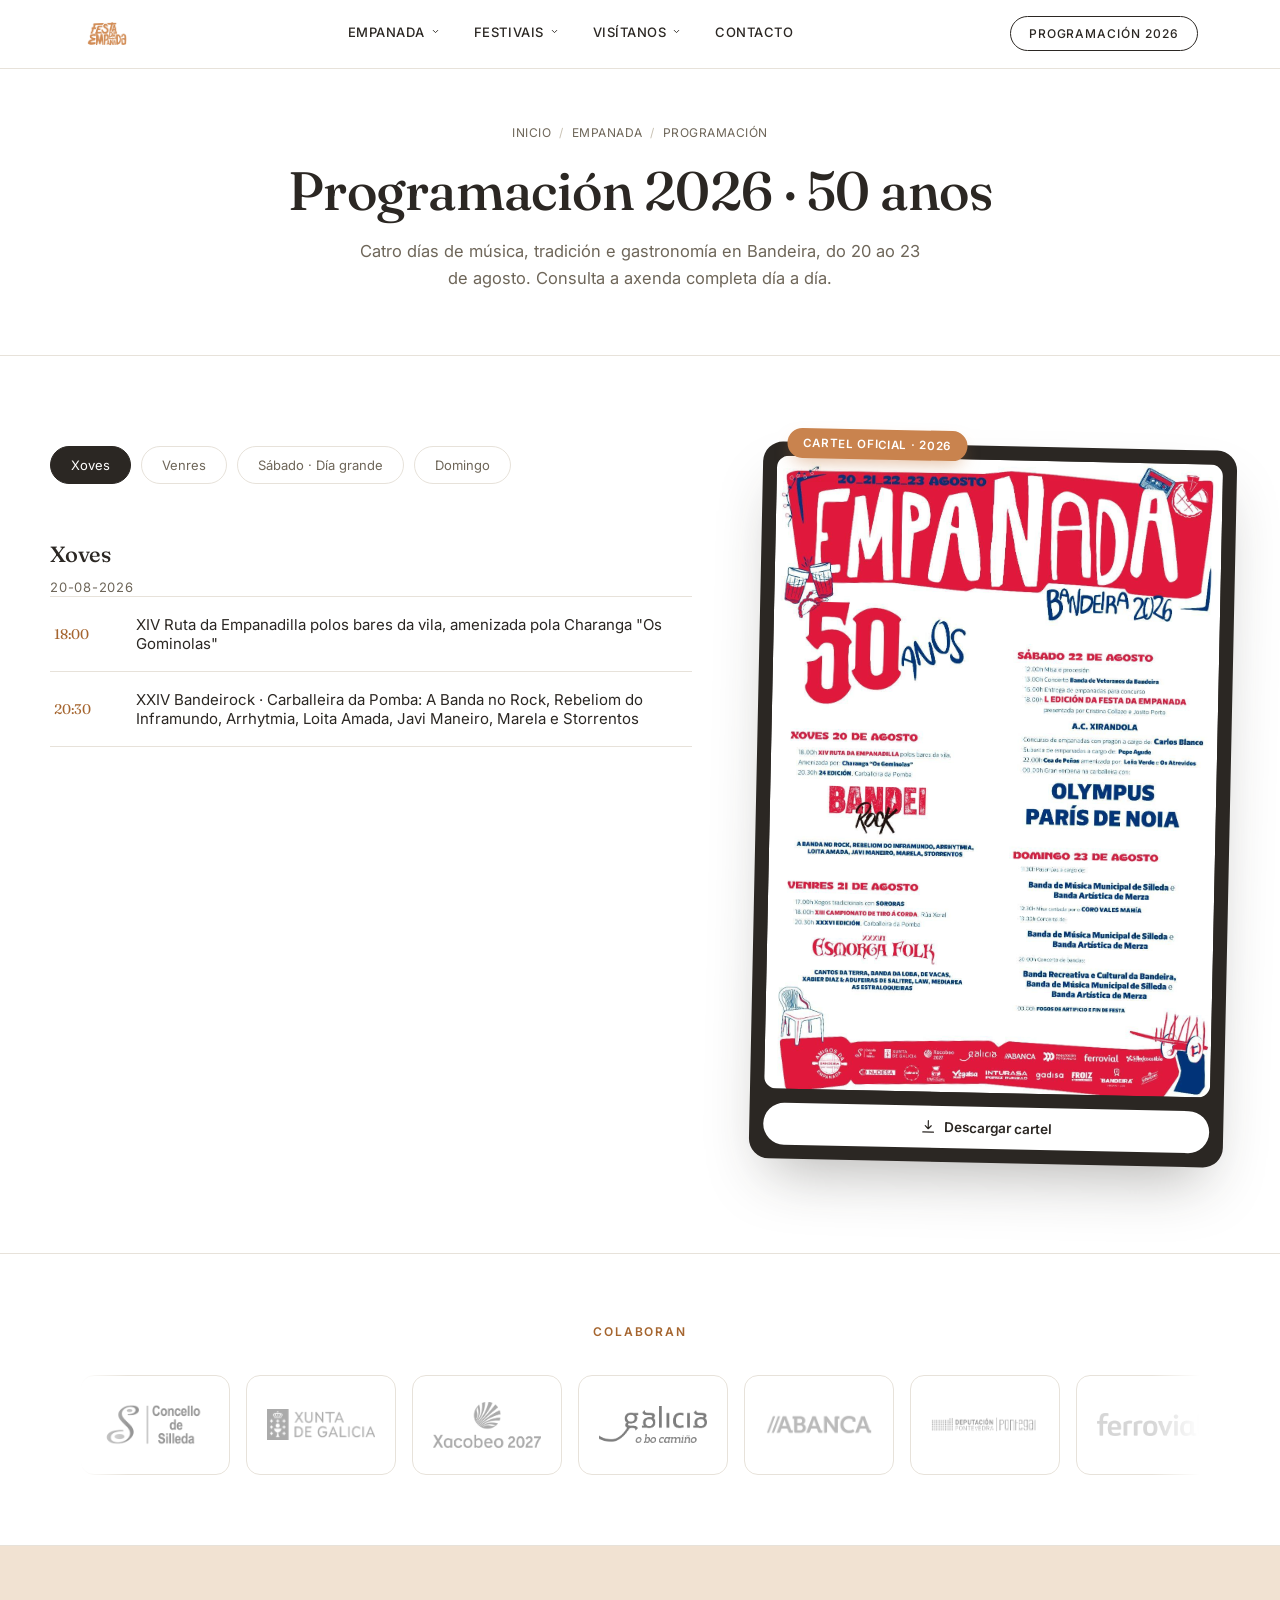
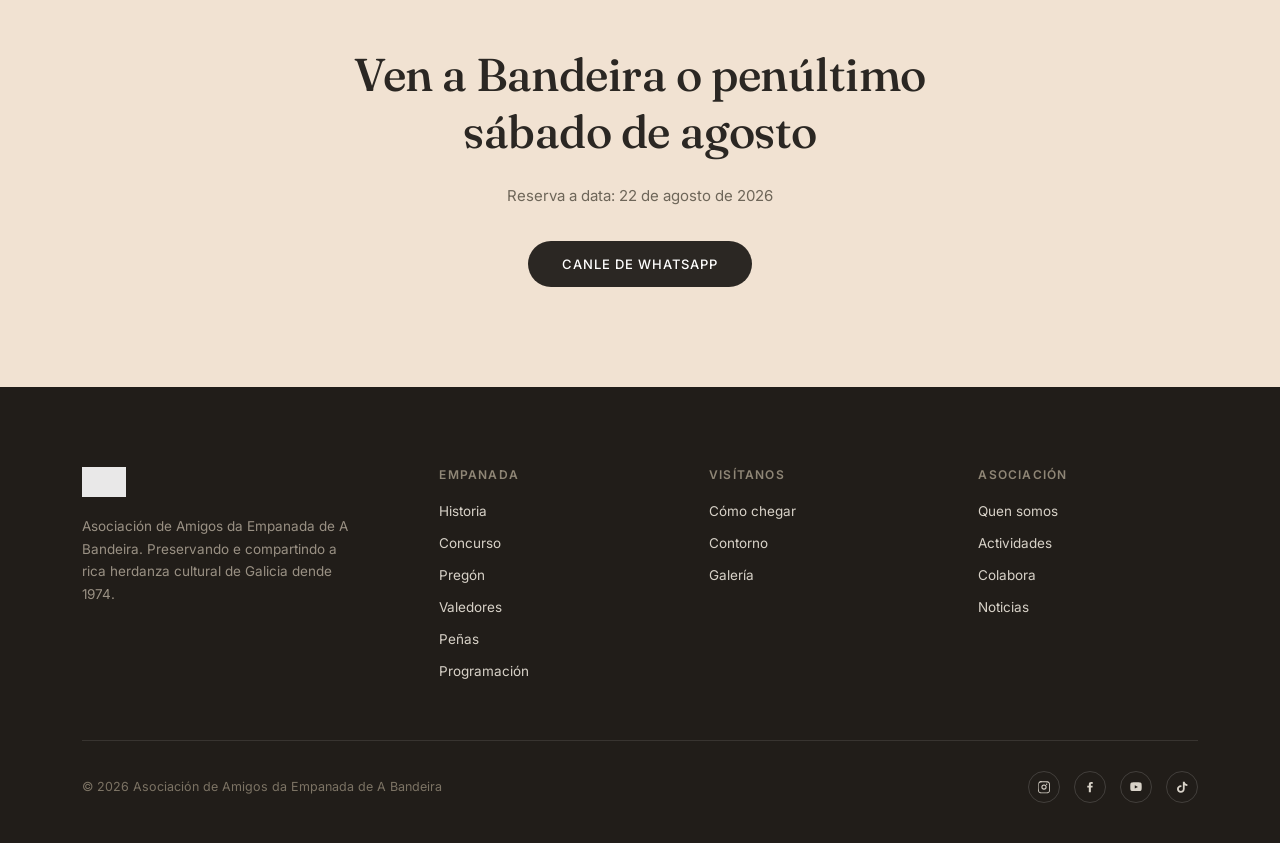
<file: empanada/programacion.html>
<!DOCTYPE html>
<html lang="gl">
<head>
<meta charset="UTF-8">
<meta name="viewport" content="width=device-width, initial-scale=1.0">
<title>Programación · Festa da Empanada</title>
<meta name="description" content="Consulta a programación completa da Festa da Empanada 2026, día a día, e o cartel oficial das festas.">
<link rel="preconnect" href="https://fonts.googleapis.com">
<link rel="preconnect" href="https://fonts.gstatic.com" crossorigin>
<link href="https://fonts.googleapis.com/css2?family=Fraunces:ital,opsz,wght@0,9..144,300;0,9..144,400;0,9..144,500;0,9..144,600;1,9..144,400&family=Inter:wght@300;400;500;600&display=swap" rel="stylesheet">
<link rel="stylesheet" href="../css/styles.css">
</head>
<body>
<header id="site-header">
  <div class="nav-inner">
    <a class="brand" href="../index.html">
      <img src="../img/logo.png" alt="Festa da Empanada">
    </a>
    <nav>
      <ul>
        <li class="has-dropdown">
          <button class="dropdown-toggle" aria-expanded="false" aria-haspopup="true">
            Empanada
            <svg viewBox="0 0 24 24"><path d="M6 9l6 6 6-6" stroke="currentColor" stroke-width="2.4" fill="none" stroke-linecap="round" stroke-linejoin="round"/></svg>
          </button>
          <div class="dropdown-menu">
            <a href="historia.html">Historia</a>
            <a href="concurso.html">Concurso</a>
            <a href="pregon.html">Pregón</a>
            <a href="valedores.html">Valedores</a>
            <a href="penas.html">Peñas</a>
            <a href="programacion.html">Programación</a>
          </div>
        </li>
        <li class="has-dropdown">
          <button class="dropdown-toggle" aria-expanded="false" aria-haspopup="true">
            Festivais
            <svg viewBox="0 0 24 24"><path d="M6 9l6 6 6-6" stroke="currentColor" stroke-width="2.4" fill="none" stroke-linecap="round" stroke-linejoin="round"/></svg>
          </button>
          <div class="dropdown-menu">
            <a href="../festivais/esmorgafolk.html">Esmorga Folk</a>
            <a href="../festivais/bandeirock.html">Bandeirock</a>
          </div>
        </li>
        <li class="has-dropdown">
          <button class="dropdown-toggle" aria-expanded="false" aria-haspopup="true">
            Visítanos
            <svg viewBox="0 0 24 24"><path d="M6 9l6 6 6-6" stroke="currentColor" stroke-width="2.4" fill="none" stroke-linecap="round" stroke-linejoin="round"/></svg>
          </button>
          <div class="dropdown-menu">
            <a href="../visitanos/atopanos.html">Cómo chegar</a>
            <a href="../visitanos/entorno.html">Contorno</a>
          </div>
        </li>
        <li><a href="../contacto.html">Contacto</a></li>
      </ul>
    </nav>
    <a class="nav-cta" href="programacion.html">Programación 2026</a>
    <button class="nav-toggle" id="navToggle" aria-label="Abrir menú" aria-expanded="false">
      <span></span><span></span><span></span>
    </button>
  </div>
  <div class="mobile-menu" id="mobileMenu">
    <ul>
      <li>
        <button class="mobile-dropdown-toggle" id="mobileDropdownToggle" aria-expanded="false">
          Empanada
          <svg viewBox="0 0 24 24"><path d="M6 9l6 6 6-6" stroke="currentColor" stroke-width="2.4" fill="none" stroke-linecap="round" stroke-linejoin="round"/></svg>
        </button>
        <ul class="mobile-submenu" id="mobileSubmenu">
          <li><a href="historia.html">Historia</a></li>
          <li><a href="concurso.html">Concurso</a></li>
          <li><a href="pregon.html">Pregón</a></li>
          <li><a href="valedores.html">Valedores</a></li>
          <li><a href="penas.html">Peñas</a></li>
          <li><a href="programacion.html">Programación</a></li>
        </ul>
      </li>
      <li>
        <button class="mobile-dropdown-toggle" aria-expanded="false">
          Empanada Fest
          <svg viewBox="0 0 24 24"><path d="M6 9l6 6 6-6" stroke="currentColor" stroke-width="2.4" fill="none" stroke-linecap="round" stroke-linejoin="round"/></svg>
        </button>
        <ul class="mobile-submenu">
          <li><a href="../festivais/esmorgafolk.html">Esmorga Folk</a></li>
          <li><a href="../festivais/bandeirock.html">Bandeirock</a></li>
        </ul>
      </li>
      <li>
        <button class="mobile-dropdown-toggle" aria-expanded="false">
          Visítanos
          <svg viewBox="0 0 24 24"><path d="M6 9l6 6 6-6" stroke="currentColor" stroke-width="2.4" fill="none" stroke-linecap="round" stroke-linejoin="round"/></svg>
        </button>
        <ul class="mobile-submenu">
          <li><a href="../visitanos/atopanos.html">Cómo chegar</a></li>
          <li><a href="../visitanos/entorno.html">Contorno</a></li>
        </ul>
      </li>
      <li><a href="../contacto.html">Contacto</a></li>
    </ul>
  </div>
</header>
<section class="page-hero">
  <div class="breadcrumb"><a href="../index.html">Inicio</a><span>/</span><a href="#">Empanada</a><span>/</span>Programación</div>
  <h1>Programación 2026 · 50 anos</h1>
  <p>Catro días de música, tradición e gastronomía en Bandeira, do 20 ao 23 de agosto. Consulta a axenda completa día a día.</p>
</section>

<section class="prose-section">
  <div class="programacion-layout">

    <div class="programacion-schedule">
      <div class="day-tabs">
        <button data-day="d1" class="active">Xoves</button>
        <button data-day="d2" class="">Venres</button>
        <button data-day="d3" class="">Sábado · Día grande</button>
        <button data-day="d4" class="">Domingo</button>
      </div>
      <div class="day-panel active" data-day="d1">
        <h3>Xoves</h3>
        <span class="day-date">20-08-2026</span>
        <ul class="event-list">
          <li><span class="time">18:00</span><span class="what">XIV Ruta da Empanadilla polos bares da vila, amenizada pola Charanga "Os Gominolas"</span></li>
          <li><span class="time">20:30</span><span class="what">XXIV Bandeirock · Carballeira da Pomba: A Banda no Rock, Rebeliom do Inframundo, Arrhytmia, Loita Amada, Javi Maneiro, Marela e Storrentos</span></li>
        </ul>
      </div>
      <div class="day-panel" data-day="d2">
        <h3>Venres</h3>
        <span class="day-date">21-08-2026</span>
        <ul class="event-list">
          <li><span class="time">17:00</span><span class="what">Xogos tradicionais con Sororas</span></li>
          <li><span class="time">18:00</span><span class="what">XIII Campionato de Tiro á Corda · Rúa Xeral</span></li>
          <li><span class="time">20:30</span><span class="what">XXXVI Esmorga Folk · Carballeira da Pomba: Cantos da Terra, Banda da Loba, De Vacas, Xabier Díaz & Adufeiras de Salitre, LAW, Mediarea e As Estraloqueiras</span></li>
        </ul>
      </div>
      <div class="day-panel" data-day="d3">
        <h3>Sábado · Día grande</h3>
        <span class="day-date">22-08-2026</span>
        <ul class="event-list">
          <li><span class="time">12:00</span><span class="what">Misa e procesión</span></li>
          <li><span class="time">13:00</span><span class="what">Concerto da Banda de Veteranos da Bandeira</span></li>
          <li><span class="time">16:00</span><span class="what">Entrega de empanadas para o concurso</span></li>
          <li><span class="time">18:00</span><span class="what"><strong>L Edición da Festa da Empanada</strong>, presentada por Cristina Collazo e Josito Porto, con A.C. Xirandola</span></li>
          <li><span class="time">18:00</span><span class="what">Concurso de empanadas · pregón a cargo de Carlos Blanco</span></li>
          <li><span class="time">—</span><span class="what">Subasta de empanadas a cargo de Pepe Ayude</span></li>
          <li><span class="time">22:00</span><span class="what">Cea de Peñas, amenizada por Leña Verde e Os Atrevidos</span></li>
          <li><span class="time">00:00</span><span class="what">Gran verbena na carballeira: <strong>Olympus</strong> e <strong>París de Noia</strong></span></li>
        </ul>
      </div>
      <div class="day-panel" data-day="d4">
        <h3>Domingo</h3>
        <span class="day-date">23-08-2026</span>
        <ul class="event-list">
          <li><span class="time">11:30</span><span class="what">Pasarrúas: Banda de Música Municipal de Silleda e Banda Artística de Merza</span></li>
          <li><span class="time">12:30</span><span class="what">Misa cantada polo Coro Vales Mahía</span></li>
          <li><span class="time">13:00</span><span class="what">Concerto: Banda de Música Municipal de Silleda e Banda Artística de Merza</span></li>
          <li><span class="time">20:00</span><span class="what">Concerto de bandas: Banda Recreativa e Cultural da Bandeira, Banda de Música Municipal de Silleda e Banda Artística de Merza</span></li>
          <li><span class="time">00:00</span><span class="what">Fogos de artificio e fin de festa</span></li>
        </ul>
      </div>
    </div>

    <aside class="programacion-poster" data-reveal>
      <div class="poster-card">
        <span class="poster-tag">Cartel oficial · 2026</span>
        <img src="../img/programacion/cartel-2026.png" alt="Cartel oficial da L Festa da Empanada 2026, Bandeira, 50 anos" loading="lazy" decoding="async">
        <a class="poster-download" href="../img/programacion/cartel-2026.png" download>
          <svg viewBox="0 0 24 24"><path d="M12 3v12m0 0l-4.5-4.5M12 15l4.5-4.5M4 20h16" stroke="currentColor" stroke-width="1.8" fill="none" stroke-linecap="round" stroke-linejoin="round"/></svg>
          Descargar cartel
        </a>
      </div>
    </aside>

  </div>
</section>
<section class="sponsors">
  <span class="eyebrow" style="text-align:center; display:block;">Colaboran</span>
  <div class="sponsor-marquee">
    <div class="sponsor-track">

    <div class="sponsor-logo">
      <img src="../img/colaboradores/concello-silleda.png" alt="Concello de Silleda" loading="lazy" decoding="async" onerror="this.style.display='none';this.nextElementSibling.style.display='flex';">
      <span class="sponsor-fallback">Concello de Silleda</span>
    </div>
    <div class="sponsor-logo">
      <img src="../img/colaboradores/xunta-galicia.png" alt="Xunta de Galicia" loading="lazy" decoding="async" onerror="this.style.display='none';this.nextElementSibling.style.display='flex';">
      <span class="sponsor-fallback">Xunta de Galicia</span>
    </div>
    <div class="sponsor-logo">
      <img src="../img/colaboradores/xacobeo-2027.png" alt="Xacobeo 2027" loading="lazy" decoding="async" onerror="this.style.display='none';this.nextElementSibling.style.display='flex';">
      <span class="sponsor-fallback">Xacobeo 2027</span>
    </div>
    <div class="sponsor-logo">
      <img src="../img/colaboradores/turismo-galicia.png" alt="Turismo de Galicia" loading="lazy" decoding="async" onerror="this.style.display='none';this.nextElementSibling.style.display='flex';">
      <span class="sponsor-fallback">Turismo de Galicia</span>
    </div>
    <div class="sponsor-logo">
      <img src="../img/colaboradores/abanca.png" alt="ABANCA" loading="lazy" decoding="async" onerror="this.style.display='none';this.nextElementSibling.style.display='flex';">
      <span class="sponsor-fallback">ABANCA</span>
    </div>
    <div class="sponsor-logo">
      <img src="../img/colaboradores/deputacion-pontevedra.png" alt="Deputación de Pontevedra" loading="lazy" decoding="async" onerror="this.style.display='none';this.nextElementSibling.style.display='flex';">
      <span class="sponsor-fallback">Deputación de Pontevedra</span>
    </div>
    <div class="sponsor-logo">
      <img src="../img/colaboradores/ferrovial.png" alt="Ferrovial" loading="lazy" decoding="async" onerror="this.style.display='none';this.nextElementSibling.style.display='flex';">
      <span class="sponsor-fallback">Ferrovial</span>
    </div>
    <div class="sponsor-logo">
      <img src="../img/colaboradores/silledasostible.png" alt="Silledasostible" loading="lazy" decoding="async" onerror="this.style.display='none';this.nextElementSibling.style.display='flex';">
      <span class="sponsor-fallback">Silledasostible</span>
    </div>
    <div class="sponsor-logo">
      <img src="../img/colaboradores/nudesa.png" alt="Nudesa" loading="lazy" decoding="async" onerror="this.style.display='none';this.nextElementSibling.style.display='flex';">
      <span class="sponsor-fallback">Nudesa</span>
    </div>
    <div class="sponsor-logo">
      <img src="../img/colaboradores/culinaria.png" alt="Culinaria" loading="lazy" decoding="async" onerror="this.style.display='none';this.nextElementSibling.style.display='flex';">
      <span class="sponsor-fallback">Culinaria</span>
    </div>
    <div class="sponsor-logo">
      <img src="../img/colaboradores/o-muino-de-cerdedo.png" alt="O Muíño de Cerdedo" loading="lazy" decoding="async" onerror="this.style.display='none';this.nextElementSibling.style.display='flex';">
      <span class="sponsor-fallback">O Muíño de Cerdedo</span>
    </div>
    <div class="sponsor-logo">
      <img src="../img/colaboradores/vegalsa.png" alt="Vegalsa" loading="lazy" decoding="async" onerror="this.style.display='none';this.nextElementSibling.style.display='flex';">
      <span class="sponsor-fallback">Vegalsa</span>
    </div>
    <div class="sponsor-logo">
      <img src="../img/colaboradores/inturasa-perez-rumbao.png" alt="Inturasa Pérez Rumbao" loading="lazy" decoding="async" onerror="this.style.display='none';this.nextElementSibling.style.display='flex';">
      <span class="sponsor-fallback">Inturasa Pérez Rumbao</span>
    </div>
    <div class="sponsor-logo">
      <img src="../img/colaboradores/gadisa.png" alt="Gadisa" loading="lazy" decoding="async" onerror="this.style.display='none';this.nextElementSibling.style.display='flex';">
      <span class="sponsor-fallback">Gadisa</span>
    </div>
    <div class="sponsor-logo">
      <img src="../img/colaboradores/froiz.png" alt="Froiz" loading="lazy" decoding="async" onerror="this.style.display='none';this.nextElementSibling.style.display='flex';">
      <span class="sponsor-fallback">Froiz</span>
    </div>
    <div class="sponsor-logo">
      <img src="../img/colaboradores/bandeira.png" alt="Bandeira" loading="lazy" decoding="async" onerror="this.style.display='none';this.nextElementSibling.style.display='flex';">
      <span class="sponsor-fallback">Bandeira</span>
    </div>
    <div class="sponsor-logo">
      <img src="../img/colaboradores/schweppes.png" alt="Schweppes" loading="lazy" decoding="async" onerror="this.style.display='none';this.nextElementSibling.style.display='flex';">
      <span class="sponsor-fallback">Schweppes</span>
    </div>
    <div class="sponsor-logo">
      <img src="../img/colaboradores/duro-hijos.png" alt="Duro Hijos" loading="lazy" decoding="async" onerror="this.style.display='none';this.nextElementSibling.style.display='flex';">
      <span class="sponsor-fallback">Duro Hijos</span>
    </div>

    <div class="sponsor-logo" aria-hidden="true">
      <img src="../img/colaboradores/concello-silleda.png" alt="Concello de Silleda" loading="lazy" decoding="async" onerror="this.style.display='none';this.nextElementSibling.style.display='flex';">
      <span class="sponsor-fallback">Concello de Silleda</span>
    </div>
    <div class="sponsor-logo" aria-hidden="true">
      <img src="../img/colaboradores/xunta-galicia.png" alt="Xunta de Galicia" loading="lazy" decoding="async" onerror="this.style.display='none';this.nextElementSibling.style.display='flex';">
      <span class="sponsor-fallback">Xunta de Galicia</span>
    </div>
    <div class="sponsor-logo" aria-hidden="true">
      <img src="../img/colaboradores/xacobeo-2027.png" alt="Xacobeo 2027" loading="lazy" decoding="async" onerror="this.style.display='none';this.nextElementSibling.style.display='flex';">
      <span class="sponsor-fallback">Xacobeo 2027</span>
    </div>
    <div class="sponsor-logo" aria-hidden="true">
      <img src="../img/colaboradores/turismo-galicia.png" alt="Turismo de Galicia" loading="lazy" decoding="async" onerror="this.style.display='none';this.nextElementSibling.style.display='flex';">
      <span class="sponsor-fallback">Turismo de Galicia</span>
    </div>
    <div class="sponsor-logo" aria-hidden="true">
      <img src="../img/colaboradores/abanca.png" alt="ABANCA" loading="lazy" decoding="async" onerror="this.style.display='none';this.nextElementSibling.style.display='flex';">
      <span class="sponsor-fallback">ABANCA</span>
    </div>
    <div class="sponsor-logo" aria-hidden="true">
      <img src="../img/colaboradores/deputacion-pontevedra.png" alt="Deputación de Pontevedra" loading="lazy" decoding="async" onerror="this.style.display='none';this.nextElementSibling.style.display='flex';">
      <span class="sponsor-fallback">Deputación de Pontevedra</span>
    </div>
    <div class="sponsor-logo" aria-hidden="true">
      <img src="../img/colaboradores/ferrovial.png" alt="Ferrovial" loading="lazy" decoding="async" onerror="this.style.display='none';this.nextElementSibling.style.display='flex';">
      <span class="sponsor-fallback">Ferrovial</span>
    </div>
    <div class="sponsor-logo" aria-hidden="true">
      <img src="../img/colaboradores/silledasostible.png" alt="Silledasostible" loading="lazy" decoding="async" onerror="this.style.display='none';this.nextElementSibling.style.display='flex';">
      <span class="sponsor-fallback">Silledasostible</span>
    </div>
    <div class="sponsor-logo" aria-hidden="true">
      <img src="../img/colaboradores/nudesa.png" alt="Nudesa" loading="lazy" decoding="async" onerror="this.style.display='none';this.nextElementSibling.style.display='flex';">
      <span class="sponsor-fallback">Nudesa</span>
    </div>
    <div class="sponsor-logo" aria-hidden="true">
      <img src="../img/colaboradores/culinaria.png" alt="Culinaria" loading="lazy" decoding="async" onerror="this.style.display='none';this.nextElementSibling.style.display='flex';">
      <span class="sponsor-fallback">Culinaria</span>
    </div>
    <div class="sponsor-logo" aria-hidden="true">
      <img src="../img/colaboradores/o-muino-de-cerdedo.png" alt="O Muíño de Cerdedo" loading="lazy" decoding="async" onerror="this.style.display='none';this.nextElementSibling.style.display='flex';">
      <span class="sponsor-fallback">O Muíño de Cerdedo</span>
    </div>
    <div class="sponsor-logo" aria-hidden="true">
      <img src="../img/colaboradores/vegalsa.png" alt="Vegalsa" loading="lazy" decoding="async" onerror="this.style.display='none';this.nextElementSibling.style.display='flex';">
      <span class="sponsor-fallback">Vegalsa</span>
    </div>
    <div class="sponsor-logo" aria-hidden="true">
      <img src="../img/colaboradores/inturasa-perez-rumbao.png" alt="Inturasa Pérez Rumbao" loading="lazy" decoding="async" onerror="this.style.display='none';this.nextElementSibling.style.display='flex';">
      <span class="sponsor-fallback">Inturasa Pérez Rumbao</span>
    </div>
    <div class="sponsor-logo" aria-hidden="true">
      <img src="../img/colaboradores/gadisa.png" alt="Gadisa" loading="lazy" decoding="async" onerror="this.style.display='none';this.nextElementSibling.style.display='flex';">
      <span class="sponsor-fallback">Gadisa</span>
    </div>
    <div class="sponsor-logo" aria-hidden="true">
      <img src="../img/colaboradores/froiz.png" alt="Froiz" loading="lazy" decoding="async" onerror="this.style.display='none';this.nextElementSibling.style.display='flex';">
      <span class="sponsor-fallback">Froiz</span>
    </div>
    <div class="sponsor-logo" aria-hidden="true">
      <img src="../img/colaboradores/bandeira.png" alt="Bandeira" loading="lazy" decoding="async" onerror="this.style.display='none';this.nextElementSibling.style.display='flex';">
      <span class="sponsor-fallback">Bandeira</span>
    </div>
    <div class="sponsor-logo" aria-hidden="true">
      <img src="../img/colaboradores/schweppes.png" alt="Schweppes" loading="lazy" decoding="async" onerror="this.style.display='none';this.nextElementSibling.style.display='flex';">
      <span class="sponsor-fallback">Schweppes</span>
    </div>
    <div class="sponsor-logo" aria-hidden="true">
      <img src="../img/colaboradores/duro-hijos.png" alt="Duro Hijos" loading="lazy" decoding="async" onerror="this.style.display='none';this.nextElementSibling.style.display='flex';">
      <span class="sponsor-fallback">Duro Hijos</span>
    </div>
    </div>
  </div>
</section>
<section class="cta-strip">
  <h2>Ven a Bandeira o penúltimo sábado de agosto</h2>
  <p>Reserva a data: 22 de agosto de 2026</p>
  <a class="btn-solid" href="https://whatsapp.com/channel/0029VbDZt1V8fewsHfTNgw43" target="_blank" rel="noopener">Canle de WhatsApp</a>
</section>
<footer id="contacto">
  <div class="wrap">
    <div class="footer-top">
      <div class="footer-brand">
        <img src="../img/logo.png" alt="Festa da Empanada">
        <p>Asociación de Amigos da Empanada de A Bandeira. Preservando e compartindo a rica herdanza cultural de Galicia dende 1974.</p>
      </div>
      <div class="footer-col">
        <h4>Empanada</h4>
        <ul>
          <li><a href="historia.html">Historia</a></li>
          <li><a href="concurso.html">Concurso</a></li>
          <li><a href="pregon.html">Pregón</a></li>
          <li><a href="valedores.html">Valedores</a></li>
          <li><a href="penas.html">Peñas</a></li>
          <li><a href="programacion.html">Programación</a></li>
        </ul>
      </div>
      <div class="footer-col">
        <h4>Visítanos</h4>
        <ul>
          <li><a href="../visitanos/atopanos.html">Cómo chegar</a></li>
          <li><a href="../visitanos/entorno.html">Contorno</a></li>
          <li><a href="../index.html#galeria">Galería</a></li>
        </ul>
      </div>
      <div class="footer-col">
        <h4>Asociación</h4>
        <ul>
          <li><a href="#">Quen somos</a></li>
          <li><a href="#">Actividades</a></li>
          <li><a href="#">Colabora</a></li>
          <li><a href="#">Noticias</a></li>
        </ul>
      </div>
    </div>
    <div class="footer-bottom">
      <span>© 2026 Asociación de Amigos da Empanada de A Bandeira</span>
      <div class="socials">
        <a href="https://www.instagram.com/festadaempanada/" target="_blank" rel="noopener" aria-label="Instagram"><svg viewBox="0 0 24 24"><path d="M12 2.2c3.2 0 3.6 0 4.9.1 1.2.1 2 .2 2.4.4.6.2 1 .5 1.5 1 .4.4.7.8 1 1.5.2.5.3 1.3.4 2.4.1 1.3.1 1.7.1 4.9s0 3.6-.1 4.9c-.1 1.2-.2 2-.4 2.4-.2.6-.5 1-1 1.5-.4.4-.8.7-1.5 1-.5.2-1.3.3-2.4.4-1.3.1-1.7.1-4.9.1s-3.6 0-4.9-.1c-1.2-.1-2-.2-2.4-.4-.6-.2-1-.5-1.5-1-.4-.4-.7-.8-1-1.5-.2-.5-.3-1.3-.4-2.4C2.2 15.6 2.2 15.2 2.2 12s0-3.6.1-4.9c.1-1.2.2-2 .4-2.4.2-.6.5-1 1-1.5.4-.4.8-.7 1.5-1 .5-.2 1.3-.3 2.4-.4C8.4 2.2 8.8 2.2 12 2.2zm0 1.8c-3.1 0-3.5 0-4.7.1-1 .1-1.6.2-1.9.3-.5.2-.8.4-1.1.7-.3.3-.5.6-.7 1.1-.1.3-.3.9-.3 1.9-.1 1.2-.1 1.6-.1 4.7s0 3.5.1 4.7c.1 1 .2 1.6.3 1.9.2.5.4.8.7 1.1.3.3.6.5 1.1.7.3.1.9.3 1.9.3 1.2.1 1.6.1 4.7.1s3.5 0 4.7-.1c1-.1 1.6-.2 1.9-.3.5-.2.8-.4 1.1-.7.3-.3.5-.6.7-1.1.1-.3.3-.9.3-1.9.1-1.2.1-1.6.1-4.7s0-3.5-.1-4.7c-.1-1-.2-1.6-.3-1.9-.2-.5-.4-.8-.7-1.1-.3-.3-.6-.5-1.1-.7-.3-.1-.9-.3-1.9-.3-1.2-.1-1.6-.1-4.7-.1zm0 3.5a4.5 4.5 0 110 9 4.5 4.5 0 010-9zm0 1.8a2.7 2.7 0 100 5.4 2.7 2.7 0 000-5.4zm5.7-2a1.1 1.1 0 11-2.2 0 1.1 1.1 0 012.2 0z"/></svg></a>
        <a href="https://www.facebook.com/festadaempanadadabandeira" target="_blank" rel="noopener" aria-label="Facebook"><svg viewBox="0 0 24 24"><path d="M13.5 21v-8h2.7l.4-3.1h-3.1V8c0-.9.3-1.5 1.6-1.5h1.7V3.7C15.9 3.6 15 3.5 14 3.5c-2.4 0-4 1.4-4 4.1v2.3H7.3V13H10v8h3.5z"/></svg></a>
        <a href="https://www.youtube.com/@festadaempanada" target="_blank" rel="noopener" aria-label="YouTube"><svg viewBox="0 0 24 24"><path d="M21.6 7.2s-.2-1.5-.8-2.1c-.8-.8-1.7-.8-2.1-.9C15.9 4 12 4 12 4s-3.9 0-6.7.2c-.4 0-1.3.1-2.1.9-.6.6-.8 2.1-.8 2.1S2.2 9 2.2 10.7v1.6c0 1.7.2 3.5.2 3.5s.2 1.5.8 2.1c.8.8 1.9.8 2.3.9 1.7.2 6.5.2 6.5.2s3.9 0 6.7-.2c.4-.1 1.3-.1 2.1-.9.6-.6.8-2.1.8-2.1s.2-1.7.2-3.5v-1.6c0-1.7-.2-3.5-.2-3.5zM9.9 14.6V8.9l5.4 2.9-5.4 2.8z"/></svg></a>
        <a href="https://www.tiktok.com/@festadaempanada" target="_blank" rel="noopener" aria-label="TikTok"><svg viewBox="0 0 24 24"><path d="M16.6 3c.4 2.3 2 4 4.6 4.2v3c-1.6.1-3-.4-4.6-1.4v6.6c0 3.6-2.9 6.6-6.6 6.6S3.4 19 3.4 15.4 6.4 8.8 10 8.8c.4 0 .7 0 1 .1v3.2c-.3-.1-.7-.2-1-.2-1.9 0-3.4 1.5-3.4 3.4S8.1 18.7 10 18.7s3.5-1.4 3.5-3.3V3h3.1z"/></svg></a>
      </div>
    </div>
  </div>
</footer>
<script src="../js/script.js"></script>
</body>
</html>
</file>
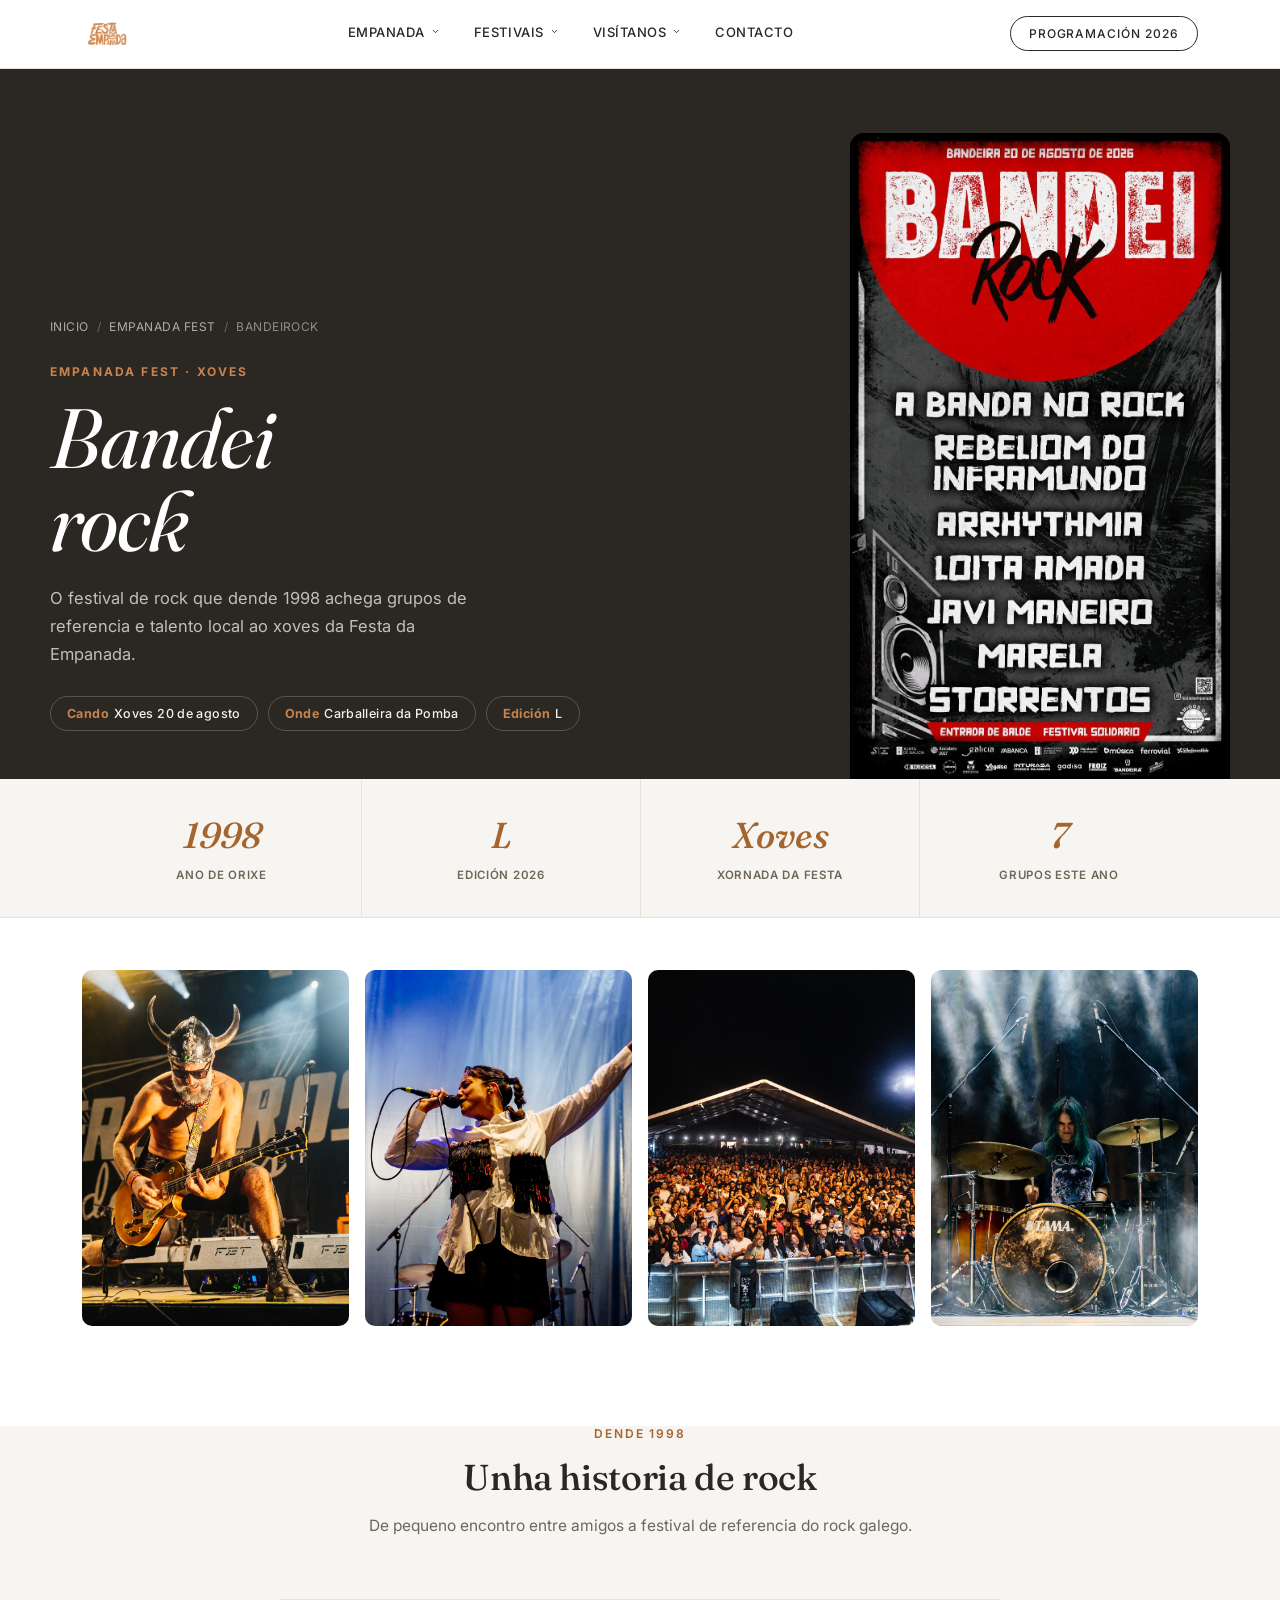
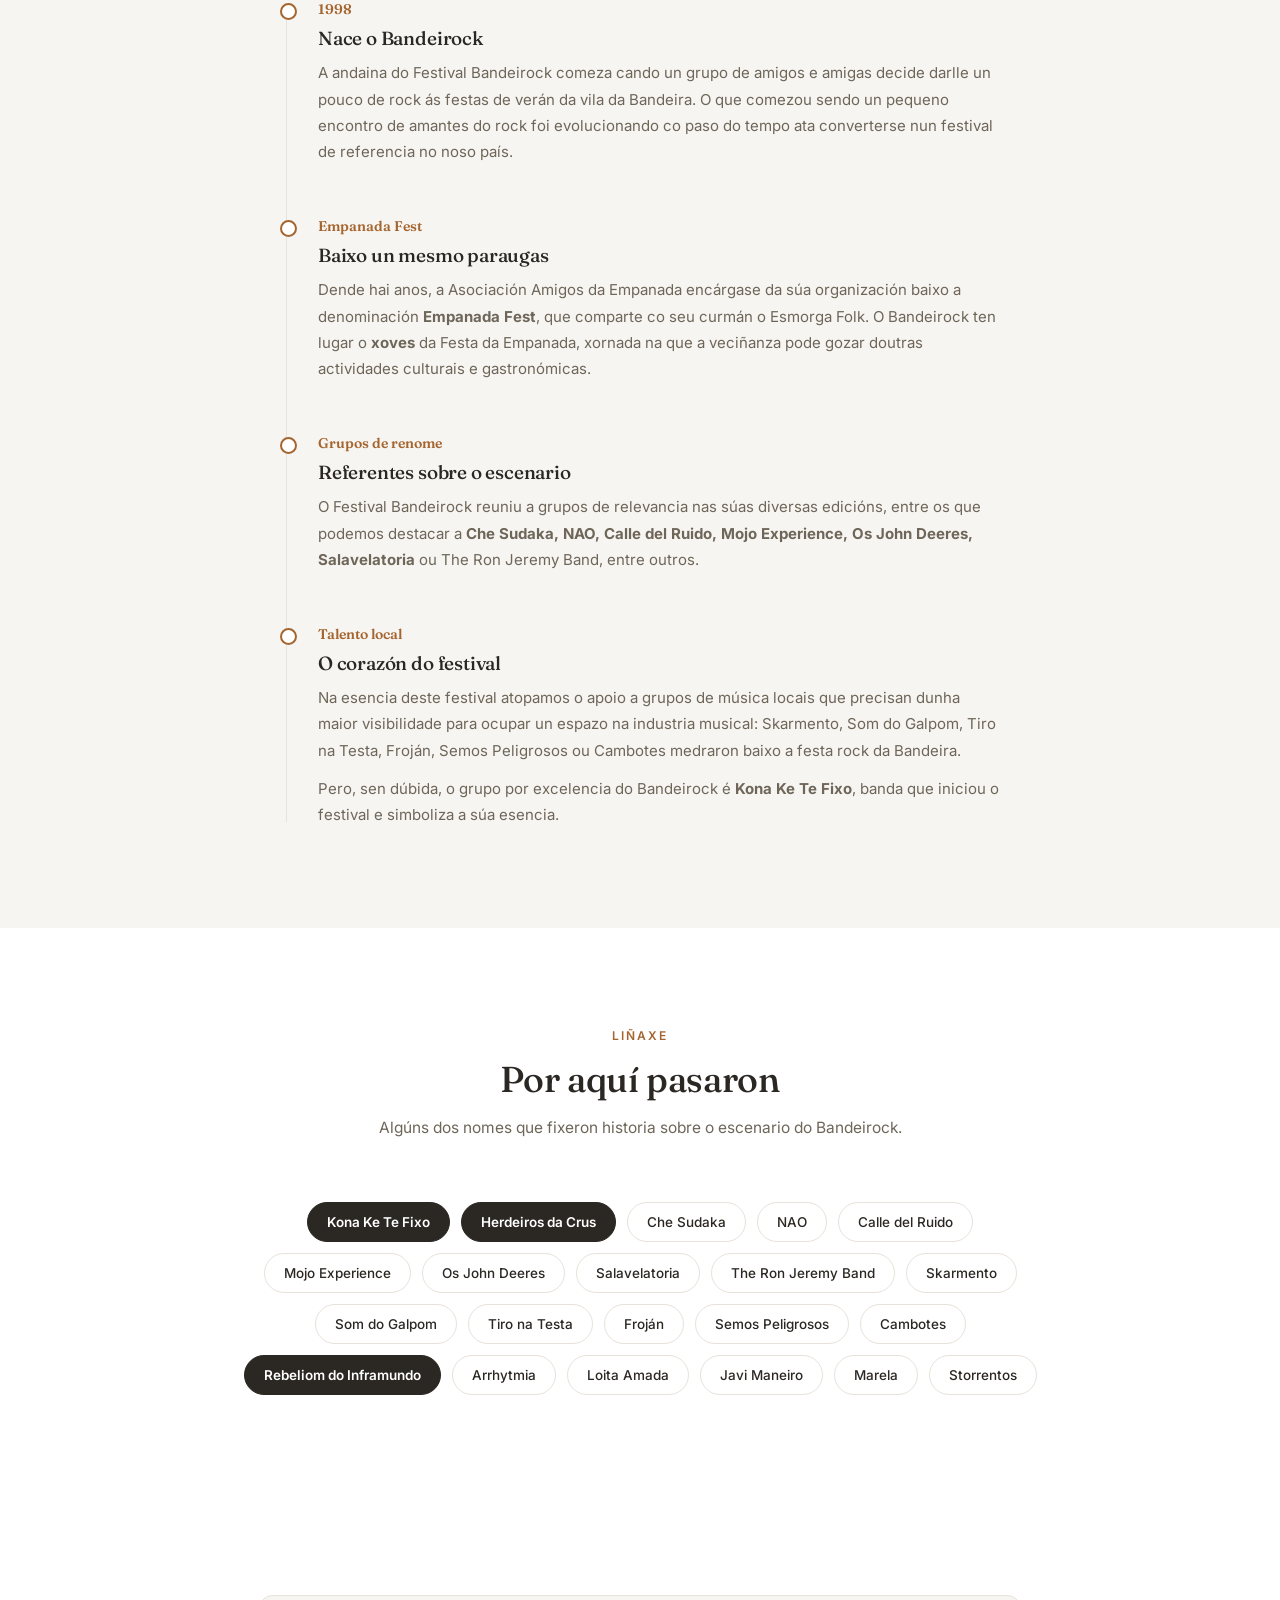
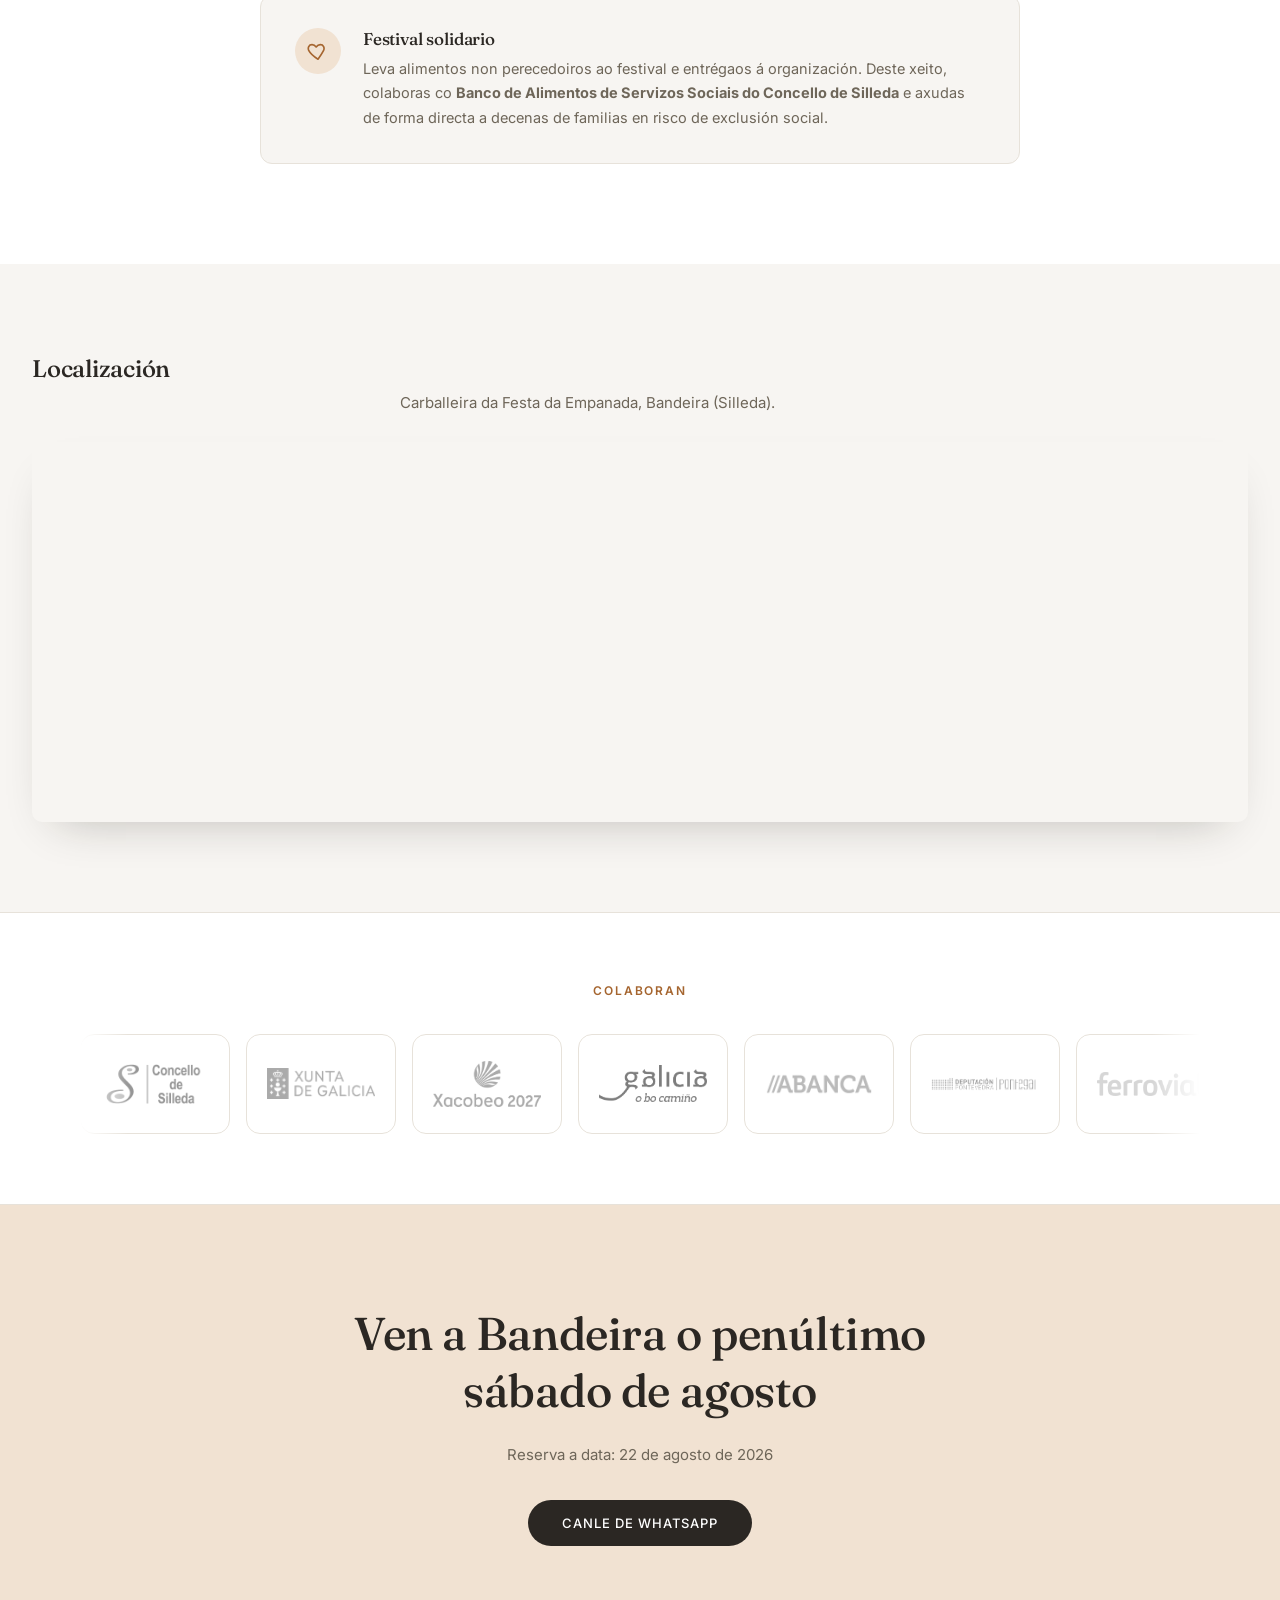
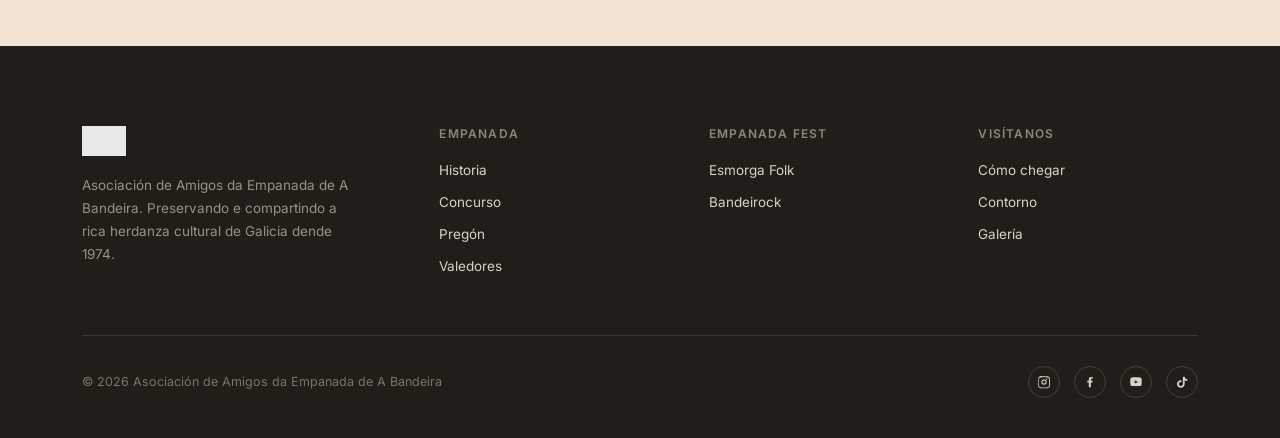
<file: festivais/bandeirock.html>
<!DOCTYPE html>
<html lang="gl">
<head>
<meta charset="UTF-8">
<meta name="viewport" content="width=device-width, initial-scale=1.0">
<title>Bandeirock · Festa da Empanada</title>
<meta name="description" content="O Bandeirock é o festival de rock da Festa da Empanada, dende 1998, con grupos de renome e talento local.">
<link rel="preconnect" href="https://fonts.googleapis.com">
<link rel="preconnect" href="https://fonts.gstatic.com" crossorigin>
<link href="https://fonts.googleapis.com/css2?family=Fraunces:ital,opsz,wght@0,9..144,300;0,9..144,400;0,9..144,500;0,9..144,600;1,9..144,400&family=Inter:wght@300;400;500;600&display=swap" rel="stylesheet">
<link rel="stylesheet" href="../css/styles.css">
</head>
<body>
<header id="site-header">
  <div class="nav-inner">
    <a class="brand" href="../index.html">
      <img src="../img/logo.png" alt="Festa da Empanada">
    </a>
    <nav>
      <ul>
        <li class="has-dropdown">
          <button class="dropdown-toggle" aria-expanded="false" aria-haspopup="true">
            Empanada
            <svg viewBox="0 0 24 24"><path d="M6 9l6 6 6-6" stroke="currentColor" stroke-width="2.4" fill="none" stroke-linecap="round" stroke-linejoin="round"/></svg>
          </button>
          <div class="dropdown-menu">
            <a href="../empanada/historia.html">Historia</a>
            <a href="../empanada/concurso.html">Concurso</a>
            <a href="../empanada/pregon.html">Pregón</a>
            <a href="../empanada/valedores.html">Valedores</a>
            <a href="../empanada/penas.html">Peñas</a>
            <a href="../empanada/programacion.html">Programación</a>
          </div>
        </li>
        <li class="has-dropdown">
          <button class="dropdown-toggle" aria-expanded="false" aria-haspopup="true">
            Festivais
            <svg viewBox="0 0 24 24"><path d="M6 9l6 6 6-6" stroke="currentColor" stroke-width="2.4" fill="none" stroke-linecap="round" stroke-linejoin="round"/></svg>
          </button>
          <div class="dropdown-menu">
            <a href="esmorgafolk.html">Esmorga Folk</a>
            <a href="bandeirock.html">Bandeirock</a>
          </div>
        </li>
        <li class="has-dropdown">
          <button class="dropdown-toggle" aria-expanded="false" aria-haspopup="true">
            Visítanos
            <svg viewBox="0 0 24 24"><path d="M6 9l6 6 6-6" stroke="currentColor" stroke-width="2.4" fill="none" stroke-linecap="round" stroke-linejoin="round"/></svg>
          </button>
          <div class="dropdown-menu">
            <a href="../visitanos/atopanos.html">Cómo chegar</a>
            <a href="../visitanos/entorno.html">Contorno</a>
          </div>
        </li>
        <li><a href="../contacto.html">Contacto</a></li>
      </ul>
    </nav>
    <a class="nav-cta" href="../empanada/programacion.html">Programación 2026</a>
    <button class="nav-toggle" id="navToggle" aria-label="Abrir menú" aria-expanded="false">
      <span></span><span></span><span></span>
    </button>
  </div>
  <div class="mobile-menu" id="mobileMenu">
    <ul>
      <li>
        <button class="mobile-dropdown-toggle" aria-expanded="false">
          Empanada
          <svg viewBox="0 0 24 24"><path d="M6 9l6 6 6-6" stroke="currentColor" stroke-width="2.4" fill="none" stroke-linecap="round" stroke-linejoin="round"/></svg>
        </button>
        <ul class="mobile-submenu">
          <li><a href="../empanada/historia.html">Historia</a></li>
          <li><a href="../empanada/concurso.html">Concurso</a></li>
          <li><a href="../empanada/pregon.html">Pregón</a></li>
          <li><a href="../empanada/valedores.html">Valedores</a></li>
          <li><a href="../empanada/penas.html">Peñas</a></li>
          <li><a href="../empanada/programacion.html">Programación</a></li>
        </ul>
      </li>
      <li>
        <button class="mobile-dropdown-toggle" aria-expanded="false">
          Empanada Fest
          <svg viewBox="0 0 24 24"><path d="M6 9l6 6 6-6" stroke="currentColor" stroke-width="2.4" fill="none" stroke-linecap="round" stroke-linejoin="round"/></svg>
        </button>
        <ul class="mobile-submenu">
          <li><a href="esmorgafolk.html">Esmorga Folk</a></li>
          <li><a href="bandeirock.html">Bandeirock</a></li>
        </ul>
      </li>
      <li>
        <button class="mobile-dropdown-toggle" aria-expanded="false">
          Visítanos
          <svg viewBox="0 0 24 24"><path d="M6 9l6 6 6-6" stroke="currentColor" stroke-width="2.4" fill="none" stroke-linecap="round" stroke-linejoin="round"/></svg>
        </button>
        <ul class="mobile-submenu">
          <li><a href="../visitanos/atopanos.html">Cómo chegar</a></li>
          <li><a href="../visitanos/entorno.html">Contorno</a></li>
        </ul>
      </li>
      <li><a href="../contacto.html">Contacto</a></li>
    </ul>
  </div>
</header>
<section class="fest-hero">
  <div class="fest-hero-grid">
    <div class="fest-hero-text">
      <div class="breadcrumb"><a href="../index.html">Inicio</a><span>/</span><a href="#">Empanada Fest</a><span>/</span>Bandeirock</div>
      <span class="fest-eyebrow">Empanada Fest · Xoves</span>
      <h1>Bandei<br>rock</h1>
      <p>O festival de rock que dende 1998 achega grupos de referencia e talento local ao xoves da Festa da Empanada.</p>
      <div class="fest-meta">
        <span><b>Cando</b>Xoves 20 de agosto</span>
        <span><b>Onde</b>Carballeira da Pomba</span>
        <span><b>Edición</b>L</span>
      </div>
    </div>
    <div class="fest-hero-figure">
      <img src="../img/festivais/bandeirock/bandeirock-cartaz.jpeg" alt="Cartaz do Bandeirock" loading="eager" decoding="async" onerror="this.parentElement.innerHTML='&lt;span&gt;Imaxe · Cartaz Bandeirock&lt;/span&gt;'">
    </div>
  </div>
</section>

<section class="fest-stats">
  <div class="fest-stats-row">
    <div class="fest-stat"><b>1998</b><span>Ano de orixe</span></div>
    <div class="fest-stat"><b>L</b><span>Edición 2026</span></div>
    <div class="fest-stat"><b>Xoves</b><span>Xornada da festa</span></div>
    <div class="fest-stat"><b>7</b><span>Grupos este ano</span></div>
  </div>
</section>

<section class="fest-section" style="padding-top:52px;">
  <div class="wrap">
    <div class="fest-gallery" data-reveal>
      <div class="fest-gallery-item"><img src="../img/festivais/bandeirock/galeria-1.jpg" alt="Bandeirock · foto 1" loading="lazy" decoding="async" onerror="this.parentElement.innerHTML='&lt;span&gt;Foto 1&lt;/span&gt;'"></div>
      <div class="fest-gallery-item"><img src="../img/festivais/bandeirock/galeria-2.jpg" alt="Bandeirock · foto 2" loading="lazy" decoding="async" onerror="this.parentElement.innerHTML='&lt;span&gt;Foto 2&lt;/span&gt;'"></div>
      <div class="fest-gallery-item"><img src="../img/festivais/bandeirock/galeria-3.jpg" alt="Bandeirock · foto 3" loading="lazy" decoding="async" onerror="this.parentElement.innerHTML='&lt;span&gt;Foto 3&lt;/span&gt;'"></div>
      <div class="fest-gallery-item"><img src="../img/festivais/bandeirock/galeria-4.jpg" alt="Bandeirock · foto 4" loading="lazy" decoding="async" onerror="this.parentElement.innerHTML='&lt;span&gt;Foto 4&lt;/span&gt;'"></div>
    </div>
  </div>
</section>

<section class="fest-section alt" style="background:var(--bg-alt); padding-top:0;">
  <div class="wrap">
    <div class="fest-section-head" data-reveal>
      <span class="eyebrow">Dende 1998</span>
      <h2>Unha historia de rock</h2>
      <p>De pequeno encontro entre amigos a festival de referencia do rock galego.</p>
    </div>
    <div class="timeline" data-reveal>

      <div class="timeline-item">
        <span class="timeline-year">1998</span>
        <h3>Nace o Bandeirock</h3>
        <p>A andaina do Festival Bandeirock comeza cando un grupo de amigos e amigas decide darlle un pouco de rock ás festas de verán da vila da Bandeira. O que comezou sendo un pequeno encontro de amantes do rock foi evolucionando co paso do tempo ata converterse nun festival de referencia no noso país.</p>
      </div>

      <div class="timeline-item">
        <span class="timeline-year">Empanada Fest</span>
        <h3>Baixo un mesmo paraugas</h3>
        <p>Dende hai anos, a Asociación Amigos da Empanada encárgase da súa organización baixo a denominación <strong>Empanada Fest</strong>, que comparte co seu curmán o Esmorga Folk. O Bandeirock ten lugar o <strong>xoves</strong> da Festa da Empanada, xornada na que a veciñanza pode gozar doutras actividades culturais e gastronómicas.</p>
      </div>

      <div class="timeline-item">
        <span class="timeline-year">Grupos de renome</span>
        <h3>Referentes sobre o escenario</h3>
        <p>O Festival Bandeirock reuniu a grupos de relevancia nas súas diversas edicións, entre os que podemos destacar a <strong>Che Sudaka, NAO, Calle del Ruido, Mojo Experience, Os John Deeres, Salavelatoria</strong> ou The Ron Jeremy Band, entre outros.</p>
      </div>

      <div class="timeline-item">
        <span class="timeline-year">Talento local</span>
        <h3>O corazón do festival</h3>
        <p>Na esencia deste festival atopamos o apoio a grupos de música locais que precisan dunha maior visibilidade para ocupar un espazo na industria musical: Skarmento, Som do Galpom, Tiro na Testa, Froján, Semos Peligrosos ou Cambotes medraron baixo a festa rock da Bandeira.</p>
        <p>Pero, sen dúbida, o grupo por excelencia do Bandeirock é <strong>Kona Ke Te Fixo</strong>, banda que iniciou o festival e simboliza a súa esencia.</p>
      </div>

    </div>
  </div>
</section>

<section class="fest-section">
  <div class="wrap">
    <div class="fest-section-head" data-reveal>
      <span class="eyebrow">Liñaxe</span>
      <h2>Por aquí pasaron</h2>
      <p>Algúns dos nomes que fixeron historia sobre o escenario do Bandeirock.</p>
    </div>
    <div class="lineup-cloud" data-reveal>
      <span class="lineup-pill featured">Kona Ke Te Fixo</span>
      <span class="lineup-pill featured">Herdeiros da Crus</span>
      <span class="lineup-pill">Che Sudaka</span>
      <span class="lineup-pill">NAO</span>
      <span class="lineup-pill">Calle del Ruido</span>
      <span class="lineup-pill">Mojo Experience</span>
      <span class="lineup-pill">Os John Deeres</span>
      <span class="lineup-pill">Salavelatoria</span>
      <span class="lineup-pill">The Ron Jeremy Band</span>
      <span class="lineup-pill">Skarmento</span>
      <span class="lineup-pill">Som do Galpom</span>
      <span class="lineup-pill">Tiro na Testa</span>
      <span class="lineup-pill">Froján</span>
      <span class="lineup-pill">Semos Peligrosos</span>
      <span class="lineup-pill">Cambotes</span>
      <span class="lineup-pill featured">Rebeliom do Inframundo</span>
      <span class="lineup-pill">Arrhytmia</span>
      <span class="lineup-pill">Loita Amada</span>
      <span class="lineup-pill">Javi Maneiro</span>
      <span class="lineup-pill">Marela</span>
      <span class="lineup-pill">Storrentos</span>
    </div>
  </div>
</section>

<section class="fest-section">
  <div class="wrap">
    <div class="solidary-box" data-reveal>
      <div class="icon"><svg viewBox="0 0 24 24" stroke-width="1.8" stroke-linecap="round" stroke-linejoin="round"><path d="M12 21s-7.5-4.6-10-9.3C.5 8.4 2 5 5.5 5c2 0 3.5 1.2 4.5 2.6C11 6.2 12.5 5 14.5 5 18 5 19.5 8.4 18 11.7 15.5 16.4 12 21 12 21z"/></svg></div>
      <div>
        <h3>Festival solidario</h3>
        <p>Leva alimentos non perecedoiros ao festival e entrégaos á organización. Deste xeito, colaboras co <strong>Banco de Alimentos de Servizos Sociais do Concello de Silleda</strong> e axudas de forma directa a decenas de familias en risco de exclusión social.</p>
      </div>
    </div>
  </div>
</section>

<section class="prose-section alt" data-reveal>
  <div class="map-block">
    <h3 style="font-size:24px; margin-bottom:10px;">Localización</h3>
    <p style="color:var(--ink-soft); font-size:15px; max-width:480px; margin:0 auto 30px;">
      Carballeira da Festa da Empanada, Bandeira (Silleda).
    </p>
    <div style="border-radius:10px; overflow:hidden; box-shadow:0 20px 45px -25px rgba(30,25,18,0.3);">
      <iframe src="https://www.google.com/maps/embed?pb=!1m17!1m12!1m3!1d1778.296885382706!2d-8.306676372282809!3d42.730067996395135!2m3!1f0!2f0!3f0!3m2!1i1024!2i768!4f13.1!3m2!1m1!2zNDLCsDQzJzQ4LjIiTiA4wrAxOCcyMC44Ilc!5e1!3m2!1ses!2ses!4v1708192078062!5m2!1ses!2ses"
        width="100%" height="380" style="border:0; display:block;" allowfullscreen="" loading="lazy"
        referrerpolicy="no-referrer-when-downgrade" title="Localización da Festa da Empanada"></iframe>
    </div>
  </div>
</section>
<section class="sponsors">
  <span class="eyebrow" style="text-align:center; display:block;">Colaboran</span>
  <div class="sponsor-marquee">
    <div class="sponsor-track">

    <div class="sponsor-logo">
      <img src="../img/colaboradores/concello-silleda.png" alt="Concello de Silleda" loading="lazy" decoding="async" onerror="this.style.display='none';this.nextElementSibling.style.display='flex';">
      <span class="sponsor-fallback">Concello de Silleda</span>
    </div>
    <div class="sponsor-logo">
      <img src="../img/colaboradores/xunta-galicia.png" alt="Xunta de Galicia" loading="lazy" decoding="async" onerror="this.style.display='none';this.nextElementSibling.style.display='flex';">
      <span class="sponsor-fallback">Xunta de Galicia</span>
    </div>
    <div class="sponsor-logo">
      <img src="../img/colaboradores/xacobeo-2027.png" alt="Xacobeo 2027" loading="lazy" decoding="async" onerror="this.style.display='none';this.nextElementSibling.style.display='flex';">
      <span class="sponsor-fallback">Xacobeo 2027</span>
    </div>
    <div class="sponsor-logo">
      <img src="../img/colaboradores/turismo-galicia.png" alt="Turismo de Galicia" loading="lazy" decoding="async" onerror="this.style.display='none';this.nextElementSibling.style.display='flex';">
      <span class="sponsor-fallback">Turismo de Galicia</span>
    </div>
    <div class="sponsor-logo">
      <img src="../img/colaboradores/abanca.png" alt="ABANCA" loading="lazy" decoding="async" onerror="this.style.display='none';this.nextElementSibling.style.display='flex';">
      <span class="sponsor-fallback">ABANCA</span>
    </div>
    <div class="sponsor-logo">
      <img src="../img/colaboradores/deputacion-pontevedra.png" alt="Deputación de Pontevedra" loading="lazy" decoding="async" onerror="this.style.display='none';this.nextElementSibling.style.display='flex';">
      <span class="sponsor-fallback">Deputación de Pontevedra</span>
    </div>
    <div class="sponsor-logo">
      <img src="../img/colaboradores/ferrovial.png" alt="Ferrovial" loading="lazy" decoding="async" onerror="this.style.display='none';this.nextElementSibling.style.display='flex';">
      <span class="sponsor-fallback">Ferrovial</span>
    </div>
    <div class="sponsor-logo">
      <img src="../img/colaboradores/silledasostible.png" alt="Silledasostible" loading="lazy" decoding="async" onerror="this.style.display='none';this.nextElementSibling.style.display='flex';">
      <span class="sponsor-fallback">Silledasostible</span>
    </div>
    <div class="sponsor-logo">
      <img src="../img/colaboradores/nudesa.png" alt="Nudesa" loading="lazy" decoding="async" onerror="this.style.display='none';this.nextElementSibling.style.display='flex';">
      <span class="sponsor-fallback">Nudesa</span>
    </div>
    <div class="sponsor-logo">
      <img src="../img/colaboradores/culinaria.png" alt="Culinaria" loading="lazy" decoding="async" onerror="this.style.display='none';this.nextElementSibling.style.display='flex';">
      <span class="sponsor-fallback">Culinaria</span>
    </div>
    <div class="sponsor-logo">
      <img src="../img/colaboradores/o-muino-de-cerdedo.png" alt="O Muíño de Cerdedo" loading="lazy" decoding="async" onerror="this.style.display='none';this.nextElementSibling.style.display='flex';">
      <span class="sponsor-fallback">O Muíño de Cerdedo</span>
    </div>
    <div class="sponsor-logo">
      <img src="../img/colaboradores/vegalsa.png" alt="Vegalsa" loading="lazy" decoding="async" onerror="this.style.display='none';this.nextElementSibling.style.display='flex';">
      <span class="sponsor-fallback">Vegalsa</span>
    </div>
    <div class="sponsor-logo">
      <img src="../img/colaboradores/inturasa-perez-rumbao.png" alt="Inturasa Pérez Rumbao" loading="lazy" decoding="async" onerror="this.style.display='none';this.nextElementSibling.style.display='flex';">
      <span class="sponsor-fallback">Inturasa Pérez Rumbao</span>
    </div>
    <div class="sponsor-logo">
      <img src="../img/colaboradores/gadisa.png" alt="Gadisa" loading="lazy" decoding="async" onerror="this.style.display='none';this.nextElementSibling.style.display='flex';">
      <span class="sponsor-fallback">Gadisa</span>
    </div>
    <div class="sponsor-logo">
      <img src="../img/colaboradores/froiz.png" alt="Froiz" loading="lazy" decoding="async" onerror="this.style.display='none';this.nextElementSibling.style.display='flex';">
      <span class="sponsor-fallback">Froiz</span>
    </div>
    <div class="sponsor-logo">
      <img src="../img/colaboradores/bandeira.png" alt="Bandeira" loading="lazy" decoding="async" onerror="this.style.display='none';this.nextElementSibling.style.display='flex';">
      <span class="sponsor-fallback">Bandeira</span>
    </div>
    <div class="sponsor-logo">
      <img src="../img/colaboradores/schweppes.png" alt="Schweppes" loading="lazy" decoding="async" onerror="this.style.display='none';this.nextElementSibling.style.display='flex';">
      <span class="sponsor-fallback">Schweppes</span>
    </div>
    <div class="sponsor-logo">
      <img src="../img/colaboradores/duro-hijos.png" alt="Duro Hijos" loading="lazy" decoding="async" onerror="this.style.display='none';this.nextElementSibling.style.display='flex';">
      <span class="sponsor-fallback">Duro Hijos</span>
    </div>

    <div class="sponsor-logo" aria-hidden="true">
      <img src="../img/colaboradores/concello-silleda.png" alt="Concello de Silleda" loading="lazy" decoding="async" onerror="this.style.display='none';this.nextElementSibling.style.display='flex';">
      <span class="sponsor-fallback">Concello de Silleda</span>
    </div>
    <div class="sponsor-logo" aria-hidden="true">
      <img src="../img/colaboradores/xunta-galicia.png" alt="Xunta de Galicia" loading="lazy" decoding="async" onerror="this.style.display='none';this.nextElementSibling.style.display='flex';">
      <span class="sponsor-fallback">Xunta de Galicia</span>
    </div>
    <div class="sponsor-logo" aria-hidden="true">
      <img src="../img/colaboradores/xacobeo-2027.png" alt="Xacobeo 2027" loading="lazy" decoding="async" onerror="this.style.display='none';this.nextElementSibling.style.display='flex';">
      <span class="sponsor-fallback">Xacobeo 2027</span>
    </div>
    <div class="sponsor-logo" aria-hidden="true">
      <img src="../img/colaboradores/turismo-galicia.png" alt="Turismo de Galicia" loading="lazy" decoding="async" onerror="this.style.display='none';this.nextElementSibling.style.display='flex';">
      <span class="sponsor-fallback">Turismo de Galicia</span>
    </div>
    <div class="sponsor-logo" aria-hidden="true">
      <img src="../img/colaboradores/abanca.png" alt="ABANCA" loading="lazy" decoding="async" onerror="this.style.display='none';this.nextElementSibling.style.display='flex';">
      <span class="sponsor-fallback">ABANCA</span>
    </div>
    <div class="sponsor-logo" aria-hidden="true">
      <img src="../img/colaboradores/deputacion-pontevedra.png" alt="Deputación de Pontevedra" loading="lazy" decoding="async" onerror="this.style.display='none';this.nextElementSibling.style.display='flex';">
      <span class="sponsor-fallback">Deputación de Pontevedra</span>
    </div>
    <div class="sponsor-logo" aria-hidden="true">
      <img src="../img/colaboradores/ferrovial.png" alt="Ferrovial" loading="lazy" decoding="async" onerror="this.style.display='none';this.nextElementSibling.style.display='flex';">
      <span class="sponsor-fallback">Ferrovial</span>
    </div>
    <div class="sponsor-logo" aria-hidden="true">
      <img src="../img/colaboradores/silledasostible.png" alt="Silledasostible" loading="lazy" decoding="async" onerror="this.style.display='none';this.nextElementSibling.style.display='flex';">
      <span class="sponsor-fallback">Silledasostible</span>
    </div>
    <div class="sponsor-logo" aria-hidden="true">
      <img src="../img/colaboradores/nudesa.png" alt="Nudesa" loading="lazy" decoding="async" onerror="this.style.display='none';this.nextElementSibling.style.display='flex';">
      <span class="sponsor-fallback">Nudesa</span>
    </div>
    <div class="sponsor-logo" aria-hidden="true">
      <img src="../img/colaboradores/culinaria.png" alt="Culinaria" loading="lazy" decoding="async" onerror="this.style.display='none';this.nextElementSibling.style.display='flex';">
      <span class="sponsor-fallback">Culinaria</span>
    </div>
    <div class="sponsor-logo" aria-hidden="true">
      <img src="../img/colaboradores/o-muino-de-cerdedo.png" alt="O Muíño de Cerdedo" loading="lazy" decoding="async" onerror="this.style.display='none';this.nextElementSibling.style.display='flex';">
      <span class="sponsor-fallback">O Muíño de Cerdedo</span>
    </div>
    <div class="sponsor-logo" aria-hidden="true">
      <img src="../img/colaboradores/vegalsa.png" alt="Vegalsa" loading="lazy" decoding="async" onerror="this.style.display='none';this.nextElementSibling.style.display='flex';">
      <span class="sponsor-fallback">Vegalsa</span>
    </div>
    <div class="sponsor-logo" aria-hidden="true">
      <img src="../img/colaboradores/inturasa-perez-rumbao.png" alt="Inturasa Pérez Rumbao" loading="lazy" decoding="async" onerror="this.style.display='none';this.nextElementSibling.style.display='flex';">
      <span class="sponsor-fallback">Inturasa Pérez Rumbao</span>
    </div>
    <div class="sponsor-logo" aria-hidden="true">
      <img src="../img/colaboradores/gadisa.png" alt="Gadisa" loading="lazy" decoding="async" onerror="this.style.display='none';this.nextElementSibling.style.display='flex';">
      <span class="sponsor-fallback">Gadisa</span>
    </div>
    <div class="sponsor-logo" aria-hidden="true">
      <img src="../img/colaboradores/froiz.png" alt="Froiz" loading="lazy" decoding="async" onerror="this.style.display='none';this.nextElementSibling.style.display='flex';">
      <span class="sponsor-fallback">Froiz</span>
    </div>
    <div class="sponsor-logo" aria-hidden="true">
      <img src="../img/colaboradores/bandeira.png" alt="Bandeira" loading="lazy" decoding="async" onerror="this.style.display='none';this.nextElementSibling.style.display='flex';">
      <span class="sponsor-fallback">Bandeira</span>
    </div>
    <div class="sponsor-logo" aria-hidden="true">
      <img src="../img/colaboradores/schweppes.png" alt="Schweppes" loading="lazy" decoding="async" onerror="this.style.display='none';this.nextElementSibling.style.display='flex';">
      <span class="sponsor-fallback">Schweppes</span>
    </div>
    <div class="sponsor-logo" aria-hidden="true">
      <img src="../img/colaboradores/duro-hijos.png" alt="Duro Hijos" loading="lazy" decoding="async" onerror="this.style.display='none';this.nextElementSibling.style.display='flex';">
      <span class="sponsor-fallback">Duro Hijos</span>
    </div>
    </div>
  </div>
</section>
<section class="cta-strip">
  <h2>Ven a Bandeira o penúltimo sábado de agosto</h2>
  <p>Reserva a data: 22 de agosto de 2026</p>
  <a class="btn-solid" href="https://whatsapp.com/channel/0029VbDZt1V8fewsHfTNgw43" target="_blank" rel="noopener">Canle de WhatsApp</a>
</section>
<footer id="contacto">
  <div class="wrap">
    <div class="footer-top">
      <div class="footer-brand">
        <img src="../img/logo.png" alt="Festa da Empanada">
        <p>Asociación de Amigos da Empanada de A Bandeira. Preservando e compartindo a rica herdanza cultural de Galicia dende 1974.</p>
      </div>
      <div class="footer-col">
        <h4>Empanada</h4>
        <ul>
          <li><a href="../empanada/historia.html">Historia</a></li>
          <li><a href="../empanada/concurso.html">Concurso</a></li>
          <li><a href="../empanada/pregon.html">Pregón</a></li>
          <li><a href="../empanada/valedores.html">Valedores</a></li>
        </ul>
      </div>
      <div class="footer-col">
        <h4>Empanada Fest</h4>
        <ul>
          <li><a href="esmorgafolk.html">Esmorga Folk</a></li>
          <li><a href="bandeirock.html">Bandeirock</a></li>
        </ul>
      </div>
      <div class="footer-col">
        <h4>Visítanos</h4>
        <ul>
          <li><a href="../visitanos/atopanos.html">Cómo chegar</a></li>
          <li><a href="../visitanos/entorno.html">Contorno</a></li>
          <li><a href="../index.html#galeria">Galería</a></li>
        </ul>
      </div>
    </div>
    <div class="footer-bottom">
      <span>© 2026 Asociación de Amigos da Empanada de A Bandeira</span>
      <div class="socials">
        <a href="https://www.instagram.com/festadaempanada/" target="_blank" rel="noopener" aria-label="Instagram"><svg viewBox="0 0 24 24"><path d="M12 2.2c3.2 0 3.6 0 4.9.1 1.2.1 2 .2 2.4.4.6.2 1 .5 1.5 1 .4.4.7.8 1 1.5.2.5.3 1.3.4 2.4.1 1.3.1 1.7.1 4.9s0 3.6-.1 4.9c-.1 1.2-.2 2-.4 2.4-.2.6-.5 1-1 1.5-.4.4-.8.7-1.5 1-.5.2-1.3.3-2.4.4-1.3.1-1.7.1-4.9.1s-3.6 0-4.9-.1c-1.2-.1-2-.2-2.4-.4-.6-.2-1-.5-1.5-1-.4-.4-.7-.8-1-1.5-.2-.5-.3-1.3-.4-2.4C2.2 15.6 2.2 15.2 2.2 12s0-3.6.1-4.9c.1-1.2.2-2 .4-2.4.2-.6.5-1 1-1.5.4-.4.8-.7 1.5-1 .5-.2 1.3-.3 2.4-.4C8.4 2.2 8.8 2.2 12 2.2zm0 1.8c-3.1 0-3.5 0-4.7.1-1 .1-1.6.2-1.9.3-.5.2-.8.4-1.1.7-.3.3-.5.6-.7 1.1-.1.3-.3.9-.3 1.9-.1 1.2-.1 1.6-.1 4.7s0 3.5.1 4.7c.1 1 .2 1.6.3 1.9.2.5.4.8.7 1.1.3.3.6.5 1.1.7.3.1.9.3 1.9.3 1.2.1 1.6.1 4.7.1s3.5 0 4.7-.1c1-.1 1.6-.2 1.9-.3.5-.2.8-.4 1.1-.7.3-.3.5-.6.7-1.1.1-.3.3-.9.3-1.9.1-1.2.1-1.6.1-4.7s0-3.5-.1-4.7c-.1-1-.2-1.6-.3-1.9-.2-.5-.4-.8-.7-1.1-.3-.3-.6-.5-1.1-.7-.3-.1-.9-.3-1.9-.3-1.2-.1-1.6-.1-4.7-.1zm0 3.5a4.5 4.5 0 110 9 4.5 4.5 0 010-9zm0 1.8a2.7 2.7 0 100 5.4 2.7 2.7 0 000-5.4zm5.7-2a1.1 1.1 0 11-2.2 0 1.1 1.1 0 012.2 0z"/></svg></a>
        <a href="https://www.facebook.com/festadaempanadadabandeira" target="_blank" rel="noopener" aria-label="Facebook"><svg viewBox="0 0 24 24"><path d="M13.5 21v-8h2.7l.4-3.1h-3.1V8c0-.9.3-1.5 1.6-1.5h1.7V3.7C15.9 3.6 15 3.5 14 3.5c-2.4 0-4 1.4-4 4.1v2.3H7.3V13H10v8h3.5z"/></svg></a>
        <a href="https://www.youtube.com/@festadaempanada" target="_blank" rel="noopener" aria-label="YouTube"><svg viewBox="0 0 24 24"><path d="M21.6 7.2s-.2-1.5-.8-2.1c-.8-.8-1.7-.8-2.1-.9C15.9 4 12 4 12 4s-3.9 0-6.7.2c-.4 0-1.3.1-2.1.9-.6.6-.8 2.1-.8 2.1S2.2 9 2.2 10.7v1.6c0 1.7.2 3.5.2 3.5s.2 1.5.8 2.1c.8.8 1.9.8 2.3.9 1.7.2 6.5.2 6.5.2s3.9 0 6.7-.2c.4-.1 1.3-.1 2.1-.9.6-.6.8-2.1.8-2.1s.2-1.7.2-3.5v-1.6c0-1.7-.2-3.5-.2-3.5zM9.9 14.6V8.9l5.4 2.9-5.4 2.8z"/></svg></a>
        <a href="https://www.tiktok.com/@festadaempanada" target="_blank" rel="noopener" aria-label="TikTok"><svg viewBox="0 0 24 24"><path d="M16.6 3c.4 2.3 2 4 4.6 4.2v3c-1.6.1-3-.4-4.6-1.4v6.6c0 3.6-2.9 6.6-6.6 6.6S3.4 19 3.4 15.4 6.4 8.8 10 8.8c.4 0 .7 0 1 .1v3.2c-.3-.1-.7-.2-1-.2-1.9 0-3.4 1.5-3.4 3.4S8.1 18.7 10 18.7s3.5-1.4 3.5-3.3V3h3.1z"/></svg></a>
      </div>
    </div>
  </div>
</footer>
<script src="../js/script.js"></script>
</body>
</html>
</file>
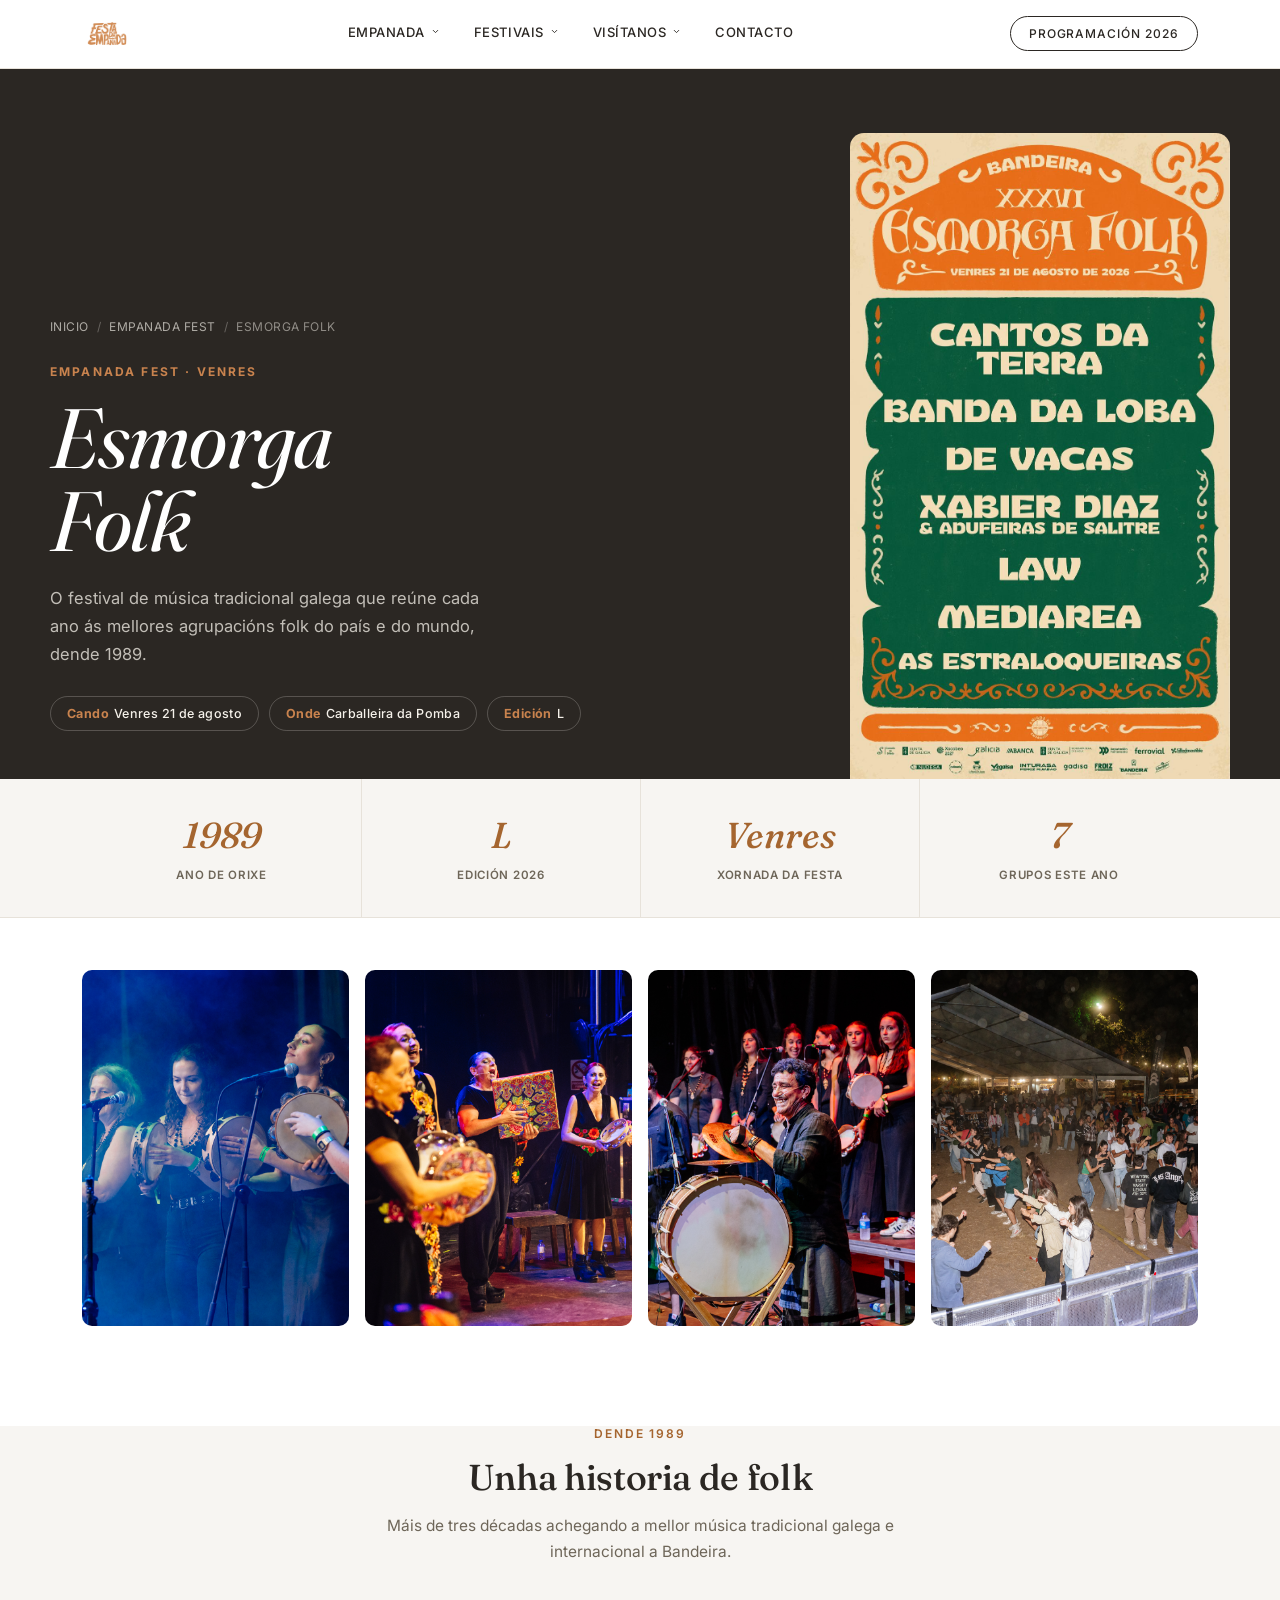
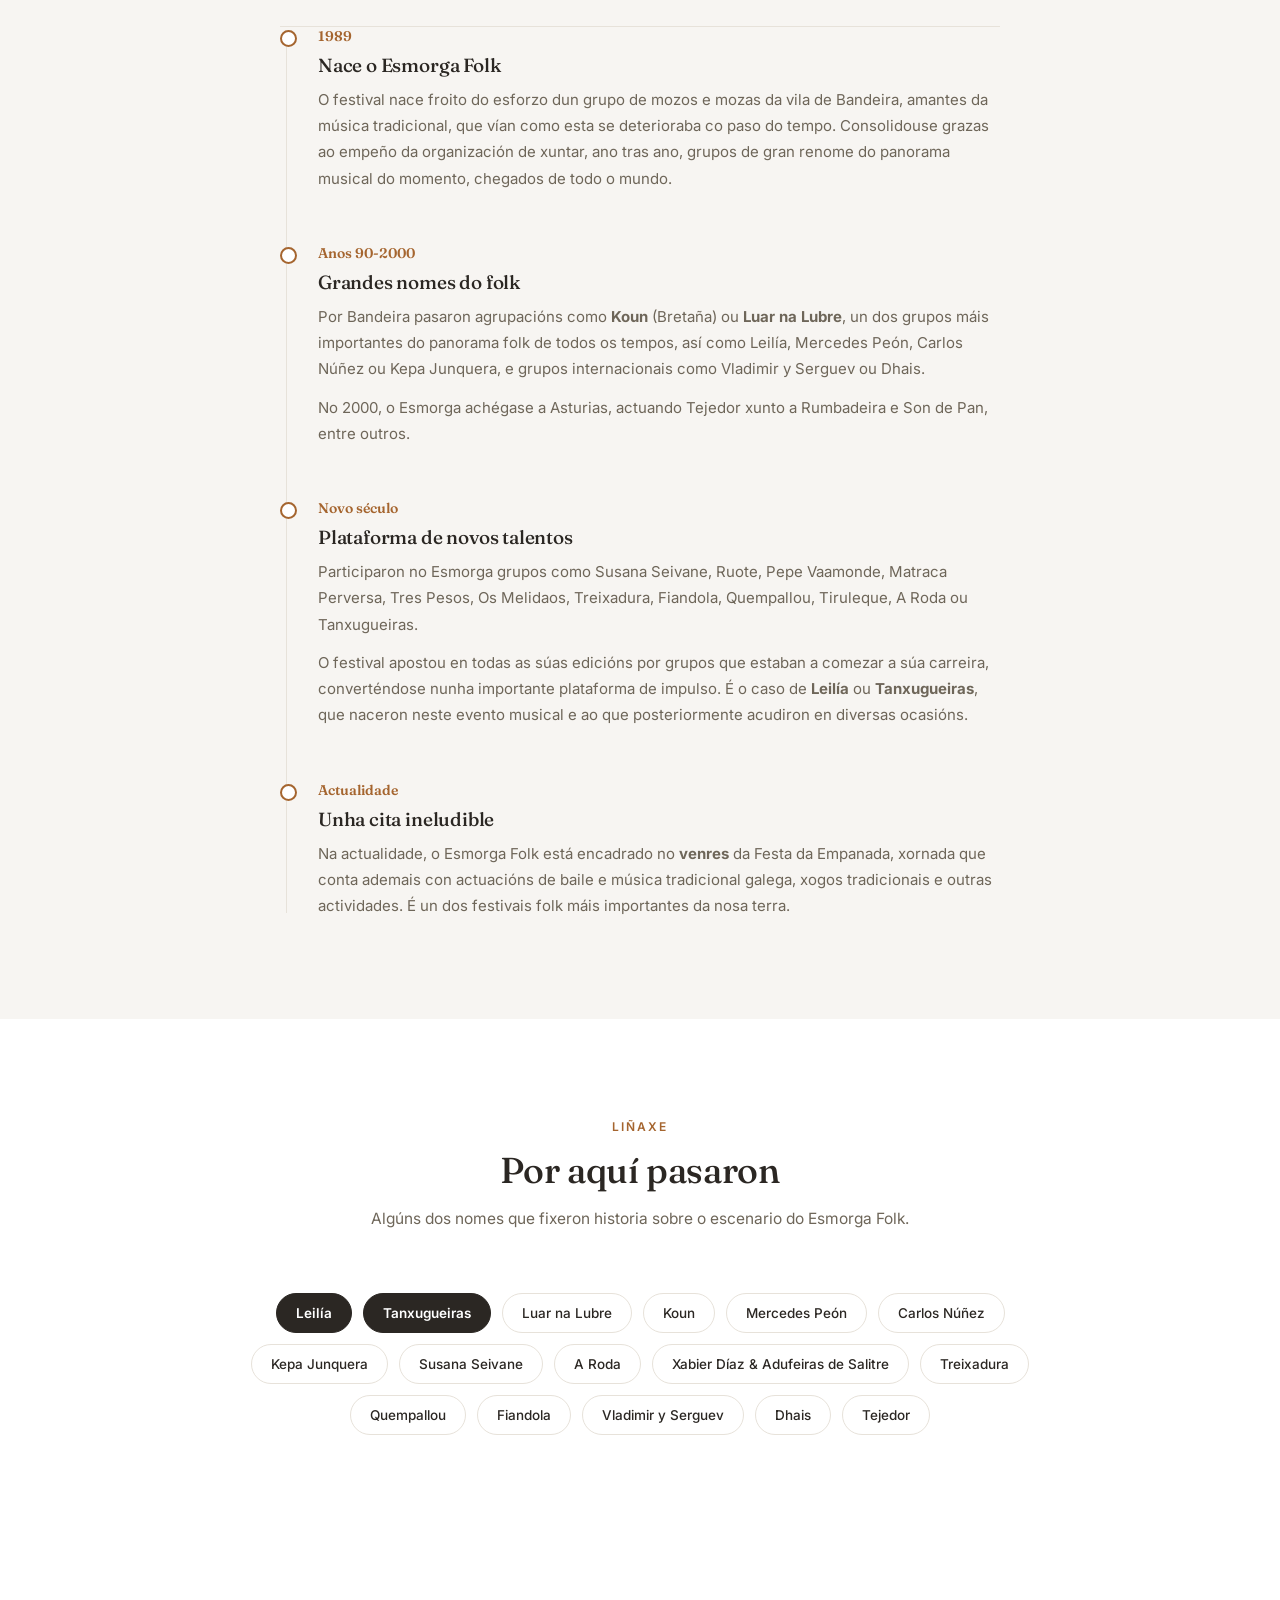
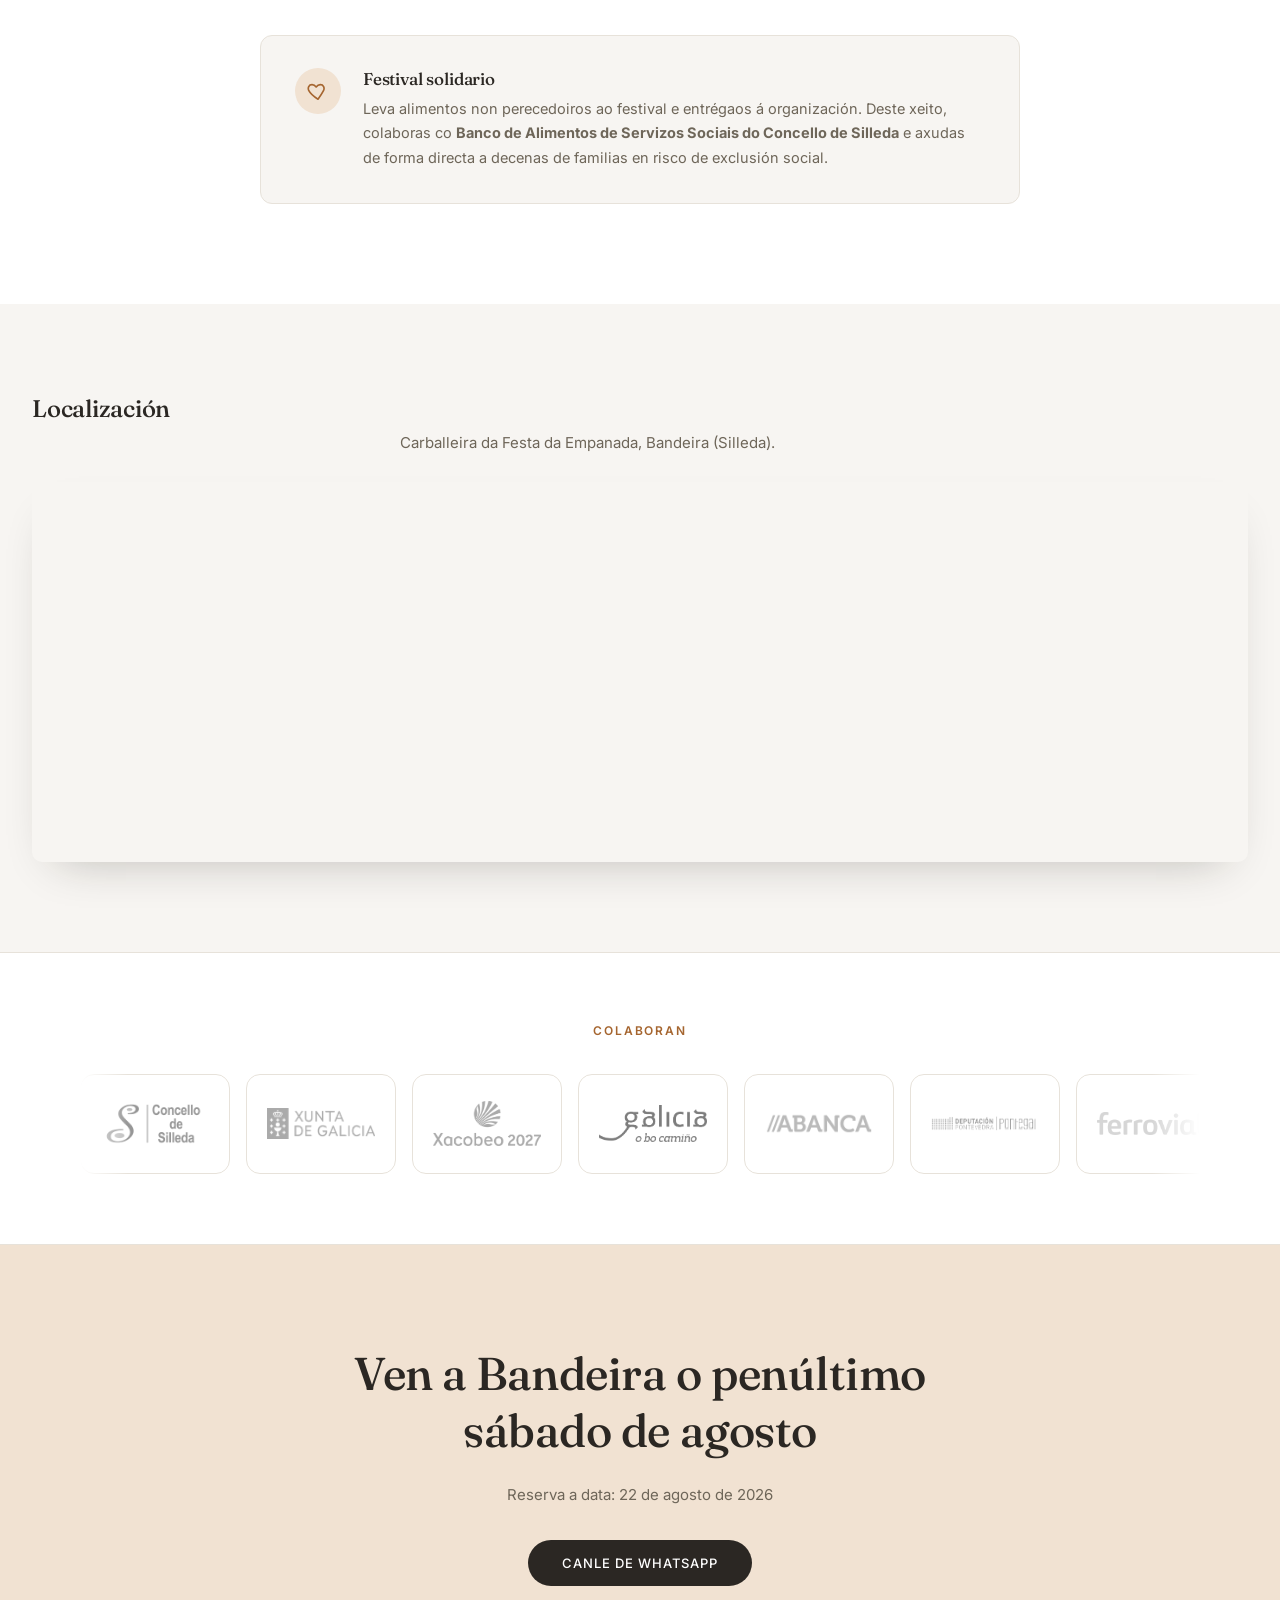
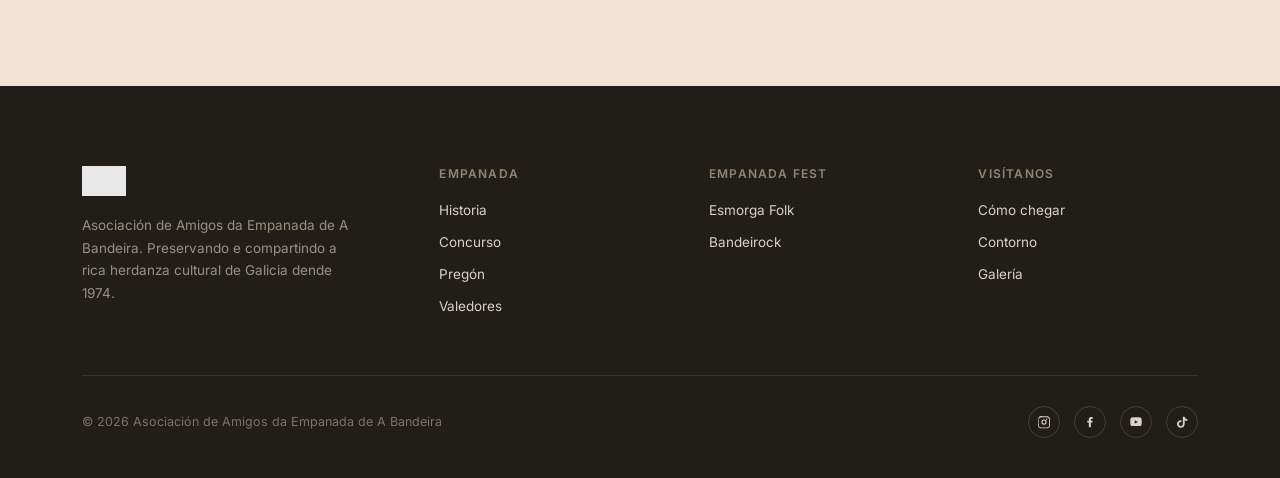
<file: festivais/esmorgafolk.html>
<!DOCTYPE html>
<html lang="gl">
<head>
<meta charset="UTF-8">
<meta name="viewport" content="width=device-width, initial-scale=1.0">
<title>Esmorga Folk · Festa da Empanada</title>
<meta name="description" content="O Esmorga Folk é o festival de música tradicional galega da Festa da Empanada, dende 1989.">
<link rel="preconnect" href="https://fonts.googleapis.com">
<link rel="preconnect" href="https://fonts.gstatic.com" crossorigin>
<link href="https://fonts.googleapis.com/css2?family=Fraunces:ital,opsz,wght@0,9..144,300;0,9..144,400;0,9..144,500;0,9..144,600;1,9..144,400&family=Inter:wght@300;400;500;600&display=swap" rel="stylesheet">
<link rel="stylesheet" href="../css/styles.css">
</head>
<body>
<header id="site-header">
  <div class="nav-inner">
    <a class="brand" href="../index.html">
      <img src="../img/logo.png" alt="Festa da Empanada">
    </a>
    <nav>
      <ul>
        <li class="has-dropdown">
          <button class="dropdown-toggle" aria-expanded="false" aria-haspopup="true">
            Empanada
            <svg viewBox="0 0 24 24"><path d="M6 9l6 6 6-6" stroke="currentColor" stroke-width="2.4" fill="none" stroke-linecap="round" stroke-linejoin="round"/></svg>
          </button>
          <div class="dropdown-menu">
            <a href="../empanada/historia.html">Historia</a>
            <a href="../empanada/concurso.html">Concurso</a>
            <a href="../empanada/pregon.html">Pregón</a>
            <a href="../empanada/valedores.html">Valedores</a>
            <a href="../empanada/penas.html">Peñas</a>
            <a href="../empanada/programacion.html">Programación</a>
          </div>
        </li>
        <li class="has-dropdown">
          <button class="dropdown-toggle" aria-expanded="false" aria-haspopup="true">
            Festivais
            <svg viewBox="0 0 24 24"><path d="M6 9l6 6 6-6" stroke="currentColor" stroke-width="2.4" fill="none" stroke-linecap="round" stroke-linejoin="round"/></svg>
          </button>
          <div class="dropdown-menu">
            <a href="esmorgafolk.html">Esmorga Folk</a>
            <a href="bandeirock.html">Bandeirock</a>
          </div>
        </li>
        <li class="has-dropdown">
          <button class="dropdown-toggle" aria-expanded="false" aria-haspopup="true">
            Visítanos
            <svg viewBox="0 0 24 24"><path d="M6 9l6 6 6-6" stroke="currentColor" stroke-width="2.4" fill="none" stroke-linecap="round" stroke-linejoin="round"/></svg>
          </button>
          <div class="dropdown-menu">
            <a href="../visitanos/atopanos.html">Cómo chegar</a>
            <a href="../visitanos/entorno.html">Contorno</a>
          </div>
        </li>
        <li><a href="../contacto.html">Contacto</a></li>
      </ul>
    </nav>
    <a class="nav-cta" href="../empanada/programacion.html">Programación 2026</a>
    <button class="nav-toggle" id="navToggle" aria-label="Abrir menú" aria-expanded="false">
      <span></span><span></span><span></span>
    </button>
  </div>
  <div class="mobile-menu" id="mobileMenu">
    <ul>
      <li>
        <button class="mobile-dropdown-toggle" aria-expanded="false">
          Empanada
          <svg viewBox="0 0 24 24"><path d="M6 9l6 6 6-6" stroke="currentColor" stroke-width="2.4" fill="none" stroke-linecap="round" stroke-linejoin="round"/></svg>
        </button>
        <ul class="mobile-submenu">
          <li><a href="../empanada/historia.html">Historia</a></li>
          <li><a href="../empanada/concurso.html">Concurso</a></li>
          <li><a href="../empanada/pregon.html">Pregón</a></li>
          <li><a href="../empanada/valedores.html">Valedores</a></li>
          <li><a href="../empanada/penas.html">Peñas</a></li>
          <li><a href="../empanada/programacion.html">Programación</a></li>
        </ul>
      </li>
      <li>
        <button class="mobile-dropdown-toggle" aria-expanded="false">
          Empanada Fest
          <svg viewBox="0 0 24 24"><path d="M6 9l6 6 6-6" stroke="currentColor" stroke-width="2.4" fill="none" stroke-linecap="round" stroke-linejoin="round"/></svg>
        </button>
        <ul class="mobile-submenu">
          <li><a href="esmorgafolk.html">Esmorga Folk</a></li>
          <li><a href="bandeirock.html">Bandeirock</a></li>
        </ul>
      </li>
      <li>
        <button class="mobile-dropdown-toggle" aria-expanded="false">
          Visítanos
          <svg viewBox="0 0 24 24"><path d="M6 9l6 6 6-6" stroke="currentColor" stroke-width="2.4" fill="none" stroke-linecap="round" stroke-linejoin="round"/></svg>
        </button>
        <ul class="mobile-submenu">
          <li><a href="../visitanos/atopanos.html">Cómo chegar</a></li>
          <li><a href="../visitanos/entorno.html">Contorno</a></li>
        </ul>
      </li>
      <li><a href="../contacto.html">Contacto</a></li>
    </ul>
  </div>
</header>
<section class="fest-hero">
  <div class="fest-hero-grid">
    <div class="fest-hero-text">
      <div class="breadcrumb"><a href="../index.html">Inicio</a><span>/</span><a href="#">Empanada Fest</a><span>/</span>Esmorga Folk</div>
      <span class="fest-eyebrow">Empanada Fest · Venres</span>
      <h1>Esmorga<br>Folk</h1>
      <p>O festival de música tradicional galega que reúne cada ano ás mellores agrupacións folk do país e do mundo, dende 1989.</p>
      <div class="fest-meta">
        <span><b>Cando</b>Venres 21 de agosto</span>
        <span><b>Onde</b>Carballeira da Pomba</span>
        <span><b>Edición</b>L</span>
      </div>
    </div>
    <div class="fest-hero-figure">
      <img src="../img/festivais/esmorgafolk/esmorgafolk-cartaz.jpg" alt="Cartaz do Esmorga Folk" loading="eager" decoding="async" onerror="this.parentElement.innerHTML='&lt;span&gt;Imaxe · Cartaz Esmorga Folk&lt;/span&gt;'">
    </div>
  </div>
</section>

<section class="fest-stats">
  <div class="fest-stats-row">
    <div class="fest-stat"><b>1989</b><span>Ano de orixe</span></div>
    <div class="fest-stat"><b>L</b><span>Edición 2026</span></div>
    <div class="fest-stat"><b>Venres</b><span>Xornada da festa</span></div>
    <div class="fest-stat"><b>7</b><span>Grupos este ano</span></div>
  </div>
</section>

<section class="fest-section" style="padding-top:52px;">
  <div class="wrap">
    <div class="fest-gallery" data-reveal>
      <div class="fest-gallery-item"><img src="../img/festivais/esmorgafolk/galeria-1.jpg" alt="Esmorga Folk · foto 1" loading="lazy" decoding="async" onerror="this.parentElement.innerHTML='&lt;span&gt;Foto 1&lt;/span&gt;'"></div>
      <div class="fest-gallery-item"><img src="../img/festivais/esmorgafolk/galeria-2.jpg" alt="Esmorga Folk · foto 2" loading="lazy" decoding="async" onerror="this.parentElement.innerHTML='&lt;span&gt;Foto 2&lt;/span&gt;'"></div>
      <div class="fest-gallery-item"><img src="../img/festivais/esmorgafolk/galeria-3.jpg" alt="Esmorga Folk · foto 3" loading="lazy" decoding="async" onerror="this.parentElement.innerHTML='&lt;span&gt;Foto 3&lt;/span&gt;'"></div>
      <div class="fest-gallery-item"><img src="../img/festivais/esmorgafolk/galeria-4.jpg" alt="Esmorga Folk · foto 4" loading="lazy" decoding="async" onerror="this.parentElement.innerHTML='&lt;span&gt;Foto 4&lt;/span&gt;'"></div>
    </div>
  </div>
</section>

<section class="fest-section alt" style="background:var(--bg-alt); padding-top:0;">
  <div class="wrap">
    <div class="fest-section-head" data-reveal>
      <span class="eyebrow">Dende 1989</span>
      <h2>Unha historia de folk</h2>
      <p>Máis de tres décadas achegando a mellor música tradicional galega e internacional a Bandeira.</p>
    </div>
    <div class="timeline" data-reveal>

      <div class="timeline-item">
        <span class="timeline-year">1989</span>
        <h3>Nace o Esmorga Folk</h3>
        <p>O festival nace froito do esforzo dun grupo de mozos e mozas da vila de Bandeira, amantes da música tradicional, que vían como esta se deterioraba co paso do tempo. Consolidouse grazas ao empeño da organización de xuntar, ano tras ano, grupos de gran renome do panorama musical do momento, chegados de todo o mundo.</p>
      </div>

      <div class="timeline-item">
        <span class="timeline-year">Anos 90-2000</span>
        <h3>Grandes nomes do folk</h3>
        <p>Por Bandeira pasaron agrupacións como <strong>Koun</strong> (Bretaña) ou <strong>Luar na Lubre</strong>, un dos grupos máis importantes do panorama folk de todos os tempos, así como Leilía, Mercedes Peón, Carlos Núñez ou Kepa Junquera, e grupos internacionais como Vladimir y Serguev ou Dhais.</p>
        <p>No 2000, o Esmorga achégase a Asturias, actuando Tejedor xunto a Rumbadeira e Son de Pan, entre outros.</p>
      </div>

      <div class="timeline-item">
        <span class="timeline-year">Novo século</span>
        <h3>Plataforma de novos talentos</h3>
        <p>Participaron no Esmorga grupos como Susana Seivane, Ruote, Pepe Vaamonde, Matraca Perversa, Tres Pesos, Os Melidaos, Treixadura, Fiandola, Quempallou, Tiruleque, A Roda ou Tanxugueiras.</p>
        <p>O festival apostou en todas as súas edicións por grupos que estaban a comezar a súa carreira, converténdose nunha importante plataforma de impulso. É o caso de <strong>Leilía</strong> ou <strong>Tanxugueiras</strong>, que naceron neste evento musical e ao que posteriormente acudiron en diversas ocasións.</p>
      </div>

      <div class="timeline-item">
        <span class="timeline-year">Actualidade</span>
        <h3>Unha cita ineludible</h3>
        <p>Na actualidade, o Esmorga Folk está encadrado no <strong>venres</strong> da Festa da Empanada, xornada que conta ademais con actuacións de baile e música tradicional galega, xogos tradicionais e outras actividades. É un dos festivais folk máis importantes da nosa terra.</p>
      </div>

    </div>
  </div>
</section>

<section class="fest-section">
  <div class="wrap">
    <div class="fest-section-head" data-reveal>
      <span class="eyebrow">Liñaxe</span>
      <h2>Por aquí pasaron</h2>
      <p>Algúns dos nomes que fixeron historia sobre o escenario do Esmorga Folk.</p>
    </div>
    <div class="lineup-cloud" data-reveal>
      <span class="lineup-pill featured">Leilía</span>
      <span class="lineup-pill featured">Tanxugueiras</span>
      <span class="lineup-pill">Luar na Lubre</span>
      <span class="lineup-pill">Koun</span>
      <span class="lineup-pill">Mercedes Peón</span>
      <span class="lineup-pill">Carlos Núñez</span>
      <span class="lineup-pill">Kepa Junquera</span>
      <span class="lineup-pill">Susana Seivane</span>
      <span class="lineup-pill">A Roda</span>
      <span class="lineup-pill">Xabier Díaz &amp; Adufeiras de Salitre</span>
      <span class="lineup-pill">Treixadura</span>
      <span class="lineup-pill">Quempallou</span>
      <span class="lineup-pill">Fiandola</span>
      <span class="lineup-pill">Vladimir y Serguev</span>
      <span class="lineup-pill">Dhais</span>
      <span class="lineup-pill">Tejedor</span>
    </div>
  </div>
</section>

<section class="fest-section">
  <div class="wrap">
    <div class="solidary-box" data-reveal>
      <div class="icon"><svg viewBox="0 0 24 24" stroke-width="1.8" stroke-linecap="round" stroke-linejoin="round"><path d="M12 21s-7.5-4.6-10-9.3C.5 8.4 2 5 5.5 5c2 0 3.5 1.2 4.5 2.6C11 6.2 12.5 5 14.5 5 18 5 19.5 8.4 18 11.7 15.5 16.4 12 21 12 21z"/></svg></div>
      <div>
        <h3>Festival solidario</h3>
        <p>Leva alimentos non perecedoiros ao festival e entrégaos á organización. Deste xeito, colaboras co <strong>Banco de Alimentos de Servizos Sociais do Concello de Silleda</strong> e axudas de forma directa a decenas de familias en risco de exclusión social.</p>
      </div>
    </div>
  </div>
</section>

<section class="prose-section alt" data-reveal>
  <div class="map-block">
    <h3 style="font-size:24px; margin-bottom:10px;">Localización</h3>
    <p style="color:var(--ink-soft); font-size:15px; max-width:480px; margin:0 auto 30px;">
      Carballeira da Festa da Empanada, Bandeira (Silleda).
    </p>
    <div style="border-radius:10px; overflow:hidden; box-shadow:0 20px 45px -25px rgba(30,25,18,0.3);">
      <iframe src="https://www.google.com/maps/embed?pb=!1m17!1m12!1m3!1d1778.296885382706!2d-8.306676372282809!3d42.730067996395135!2m3!1f0!2f0!3f0!3m2!1i1024!2i768!4f13.1!3m2!1m1!2zNDLCsDQzJzQ4LjIiTiA4wrAxOCcyMC44Ilc!5e1!3m2!1ses!2ses!4v1708192078062!5m2!1ses!2ses"
        width="100%" height="380" style="border:0; display:block;" allowfullscreen="" loading="lazy"
        referrerpolicy="no-referrer-when-downgrade" title="Localización da Festa da Empanada"></iframe>
    </div>
  </div>
</section>
<section class="sponsors">
  <span class="eyebrow" style="text-align:center; display:block;">Colaboran</span>
  <div class="sponsor-marquee">
    <div class="sponsor-track">

    <div class="sponsor-logo">
      <img src="../img/colaboradores/concello-silleda.png" alt="Concello de Silleda" loading="lazy" decoding="async" onerror="this.style.display='none';this.nextElementSibling.style.display='flex';">
      <span class="sponsor-fallback">Concello de Silleda</span>
    </div>
    <div class="sponsor-logo">
      <img src="../img/colaboradores/xunta-galicia.png" alt="Xunta de Galicia" loading="lazy" decoding="async" onerror="this.style.display='none';this.nextElementSibling.style.display='flex';">
      <span class="sponsor-fallback">Xunta de Galicia</span>
    </div>
    <div class="sponsor-logo">
      <img src="../img/colaboradores/xacobeo-2027.png" alt="Xacobeo 2027" loading="lazy" decoding="async" onerror="this.style.display='none';this.nextElementSibling.style.display='flex';">
      <span class="sponsor-fallback">Xacobeo 2027</span>
    </div>
    <div class="sponsor-logo">
      <img src="../img/colaboradores/turismo-galicia.png" alt="Turismo de Galicia" loading="lazy" decoding="async" onerror="this.style.display='none';this.nextElementSibling.style.display='flex';">
      <span class="sponsor-fallback">Turismo de Galicia</span>
    </div>
    <div class="sponsor-logo">
      <img src="../img/colaboradores/abanca.png" alt="ABANCA" loading="lazy" decoding="async" onerror="this.style.display='none';this.nextElementSibling.style.display='flex';">
      <span class="sponsor-fallback">ABANCA</span>
    </div>
    <div class="sponsor-logo">
      <img src="../img/colaboradores/deputacion-pontevedra.png" alt="Deputación de Pontevedra" loading="lazy" decoding="async" onerror="this.style.display='none';this.nextElementSibling.style.display='flex';">
      <span class="sponsor-fallback">Deputación de Pontevedra</span>
    </div>
    <div class="sponsor-logo">
      <img src="../img/colaboradores/ferrovial.png" alt="Ferrovial" loading="lazy" decoding="async" onerror="this.style.display='none';this.nextElementSibling.style.display='flex';">
      <span class="sponsor-fallback">Ferrovial</span>
    </div>
    <div class="sponsor-logo">
      <img src="../img/colaboradores/silledasostible.png" alt="Silledasostible" loading="lazy" decoding="async" onerror="this.style.display='none';this.nextElementSibling.style.display='flex';">
      <span class="sponsor-fallback">Silledasostible</span>
    </div>
    <div class="sponsor-logo">
      <img src="../img/colaboradores/nudesa.png" alt="Nudesa" loading="lazy" decoding="async" onerror="this.style.display='none';this.nextElementSibling.style.display='flex';">
      <span class="sponsor-fallback">Nudesa</span>
    </div>
    <div class="sponsor-logo">
      <img src="../img/colaboradores/culinaria.png" alt="Culinaria" loading="lazy" decoding="async" onerror="this.style.display='none';this.nextElementSibling.style.display='flex';">
      <span class="sponsor-fallback">Culinaria</span>
    </div>
    <div class="sponsor-logo">
      <img src="../img/colaboradores/o-muino-de-cerdedo.png" alt="O Muíño de Cerdedo" loading="lazy" decoding="async" onerror="this.style.display='none';this.nextElementSibling.style.display='flex';">
      <span class="sponsor-fallback">O Muíño de Cerdedo</span>
    </div>
    <div class="sponsor-logo">
      <img src="../img/colaboradores/vegalsa.png" alt="Vegalsa" loading="lazy" decoding="async" onerror="this.style.display='none';this.nextElementSibling.style.display='flex';">
      <span class="sponsor-fallback">Vegalsa</span>
    </div>
    <div class="sponsor-logo">
      <img src="../img/colaboradores/inturasa-perez-rumbao.png" alt="Inturasa Pérez Rumbao" loading="lazy" decoding="async" onerror="this.style.display='none';this.nextElementSibling.style.display='flex';">
      <span class="sponsor-fallback">Inturasa Pérez Rumbao</span>
    </div>
    <div class="sponsor-logo">
      <img src="../img/colaboradores/gadisa.png" alt="Gadisa" loading="lazy" decoding="async" onerror="this.style.display='none';this.nextElementSibling.style.display='flex';">
      <span class="sponsor-fallback">Gadisa</span>
    </div>
    <div class="sponsor-logo">
      <img src="../img/colaboradores/froiz.png" alt="Froiz" loading="lazy" decoding="async" onerror="this.style.display='none';this.nextElementSibling.style.display='flex';">
      <span class="sponsor-fallback">Froiz</span>
    </div>
    <div class="sponsor-logo">
      <img src="../img/colaboradores/bandeira.png" alt="Bandeira" loading="lazy" decoding="async" onerror="this.style.display='none';this.nextElementSibling.style.display='flex';">
      <span class="sponsor-fallback">Bandeira</span>
    </div>
    <div class="sponsor-logo">
      <img src="../img/colaboradores/schweppes.png" alt="Schweppes" loading="lazy" decoding="async" onerror="this.style.display='none';this.nextElementSibling.style.display='flex';">
      <span class="sponsor-fallback">Schweppes</span>
    </div>
    <div class="sponsor-logo">
      <img src="../img/colaboradores/duro-hijos.png" alt="Duro Hijos" loading="lazy" decoding="async" onerror="this.style.display='none';this.nextElementSibling.style.display='flex';">
      <span class="sponsor-fallback">Duro Hijos</span>
    </div>

    <div class="sponsor-logo" aria-hidden="true">
      <img src="../img/colaboradores/concello-silleda.png" alt="Concello de Silleda" loading="lazy" decoding="async" onerror="this.style.display='none';this.nextElementSibling.style.display='flex';">
      <span class="sponsor-fallback">Concello de Silleda</span>
    </div>
    <div class="sponsor-logo" aria-hidden="true">
      <img src="../img/colaboradores/xunta-galicia.png" alt="Xunta de Galicia" loading="lazy" decoding="async" onerror="this.style.display='none';this.nextElementSibling.style.display='flex';">
      <span class="sponsor-fallback">Xunta de Galicia</span>
    </div>
    <div class="sponsor-logo" aria-hidden="true">
      <img src="../img/colaboradores/xacobeo-2027.png" alt="Xacobeo 2027" loading="lazy" decoding="async" onerror="this.style.display='none';this.nextElementSibling.style.display='flex';">
      <span class="sponsor-fallback">Xacobeo 2027</span>
    </div>
    <div class="sponsor-logo" aria-hidden="true">
      <img src="../img/colaboradores/turismo-galicia.png" alt="Turismo de Galicia" loading="lazy" decoding="async" onerror="this.style.display='none';this.nextElementSibling.style.display='flex';">
      <span class="sponsor-fallback">Turismo de Galicia</span>
    </div>
    <div class="sponsor-logo" aria-hidden="true">
      <img src="../img/colaboradores/abanca.png" alt="ABANCA" loading="lazy" decoding="async" onerror="this.style.display='none';this.nextElementSibling.style.display='flex';">
      <span class="sponsor-fallback">ABANCA</span>
    </div>
    <div class="sponsor-logo" aria-hidden="true">
      <img src="../img/colaboradores/deputacion-pontevedra.png" alt="Deputación de Pontevedra" loading="lazy" decoding="async" onerror="this.style.display='none';this.nextElementSibling.style.display='flex';">
      <span class="sponsor-fallback">Deputación de Pontevedra</span>
    </div>
    <div class="sponsor-logo" aria-hidden="true">
      <img src="../img/colaboradores/ferrovial.png" alt="Ferrovial" loading="lazy" decoding="async" onerror="this.style.display='none';this.nextElementSibling.style.display='flex';">
      <span class="sponsor-fallback">Ferrovial</span>
    </div>
    <div class="sponsor-logo" aria-hidden="true">
      <img src="../img/colaboradores/silledasostible.png" alt="Silledasostible" loading="lazy" decoding="async" onerror="this.style.display='none';this.nextElementSibling.style.display='flex';">
      <span class="sponsor-fallback">Silledasostible</span>
    </div>
    <div class="sponsor-logo" aria-hidden="true">
      <img src="../img/colaboradores/nudesa.png" alt="Nudesa" loading="lazy" decoding="async" onerror="this.style.display='none';this.nextElementSibling.style.display='flex';">
      <span class="sponsor-fallback">Nudesa</span>
    </div>
    <div class="sponsor-logo" aria-hidden="true">
      <img src="../img/colaboradores/culinaria.png" alt="Culinaria" loading="lazy" decoding="async" onerror="this.style.display='none';this.nextElementSibling.style.display='flex';">
      <span class="sponsor-fallback">Culinaria</span>
    </div>
    <div class="sponsor-logo" aria-hidden="true">
      <img src="../img/colaboradores/o-muino-de-cerdedo.png" alt="O Muíño de Cerdedo" loading="lazy" decoding="async" onerror="this.style.display='none';this.nextElementSibling.style.display='flex';">
      <span class="sponsor-fallback">O Muíño de Cerdedo</span>
    </div>
    <div class="sponsor-logo" aria-hidden="true">
      <img src="../img/colaboradores/vegalsa.png" alt="Vegalsa" loading="lazy" decoding="async" onerror="this.style.display='none';this.nextElementSibling.style.display='flex';">
      <span class="sponsor-fallback">Vegalsa</span>
    </div>
    <div class="sponsor-logo" aria-hidden="true">
      <img src="../img/colaboradores/inturasa-perez-rumbao.png" alt="Inturasa Pérez Rumbao" loading="lazy" decoding="async" onerror="this.style.display='none';this.nextElementSibling.style.display='flex';">
      <span class="sponsor-fallback">Inturasa Pérez Rumbao</span>
    </div>
    <div class="sponsor-logo" aria-hidden="true">
      <img src="../img/colaboradores/gadisa.png" alt="Gadisa" loading="lazy" decoding="async" onerror="this.style.display='none';this.nextElementSibling.style.display='flex';">
      <span class="sponsor-fallback">Gadisa</span>
    </div>
    <div class="sponsor-logo" aria-hidden="true">
      <img src="../img/colaboradores/froiz.png" alt="Froiz" loading="lazy" decoding="async" onerror="this.style.display='none';this.nextElementSibling.style.display='flex';">
      <span class="sponsor-fallback">Froiz</span>
    </div>
    <div class="sponsor-logo" aria-hidden="true">
      <img src="../img/colaboradores/bandeira.png" alt="Bandeira" loading="lazy" decoding="async" onerror="this.style.display='none';this.nextElementSibling.style.display='flex';">
      <span class="sponsor-fallback">Bandeira</span>
    </div>
    <div class="sponsor-logo" aria-hidden="true">
      <img src="../img/colaboradores/schweppes.png" alt="Schweppes" loading="lazy" decoding="async" onerror="this.style.display='none';this.nextElementSibling.style.display='flex';">
      <span class="sponsor-fallback">Schweppes</span>
    </div>
    <div class="sponsor-logo" aria-hidden="true">
      <img src="../img/colaboradores/duro-hijos.png" alt="Duro Hijos" loading="lazy" decoding="async" onerror="this.style.display='none';this.nextElementSibling.style.display='flex';">
      <span class="sponsor-fallback">Duro Hijos</span>
    </div>
    </div>
  </div>
</section>
<section class="cta-strip">
  <h2>Ven a Bandeira o penúltimo sábado de agosto</h2>
  <p>Reserva a data: 22 de agosto de 2026</p>
  <a class="btn-solid" href="https://whatsapp.com/channel/0029VbDZt1V8fewsHfTNgw43" target="_blank" rel="noopener">Canle de WhatsApp</a>
</section>
<footer id="contacto">
  <div class="wrap">
    <div class="footer-top">
      <div class="footer-brand">
        <img src="../img/logo.png" alt="Festa da Empanada">
        <p>Asociación de Amigos da Empanada de A Bandeira. Preservando e compartindo a rica herdanza cultural de Galicia dende 1974.</p>
      </div>
      <div class="footer-col">
        <h4>Empanada</h4>
        <ul>
          <li><a href="../empanada/historia.html">Historia</a></li>
          <li><a href="../empanada/concurso.html">Concurso</a></li>
          <li><a href="../empanada/pregon.html">Pregón</a></li>
          <li><a href="../empanada/valedores.html">Valedores</a></li>
        </ul>
      </div>
      <div class="footer-col">
        <h4>Empanada Fest</h4>
        <ul>
          <li><a href="esmorgafolk.html">Esmorga Folk</a></li>
          <li><a href="bandeirock.html">Bandeirock</a></li>
        </ul>
      </div>
      <div class="footer-col">
        <h4>Visítanos</h4>
        <ul>
          <li><a href="../visitanos/atopanos.html">Cómo chegar</a></li>
          <li><a href="../visitanos/entorno.html">Contorno</a></li>
          <li><a href="../index.html#galeria">Galería</a></li>
        </ul>
      </div>
    </div>
    <div class="footer-bottom">
      <span>© 2026 Asociación de Amigos da Empanada de A Bandeira</span>
      <div class="socials">
        <a href="https://www.instagram.com/festadaempanada/" target="_blank" rel="noopener" aria-label="Instagram"><svg viewBox="0 0 24 24"><path d="M12 2.2c3.2 0 3.6 0 4.9.1 1.2.1 2 .2 2.4.4.6.2 1 .5 1.5 1 .4.4.7.8 1 1.5.2.5.3 1.3.4 2.4.1 1.3.1 1.7.1 4.9s0 3.6-.1 4.9c-.1 1.2-.2 2-.4 2.4-.2.6-.5 1-1 1.5-.4.4-.8.7-1.5 1-.5.2-1.3.3-2.4.4-1.3.1-1.7.1-4.9.1s-3.6 0-4.9-.1c-1.2-.1-2-.2-2.4-.4-.6-.2-1-.5-1.5-1-.4-.4-.7-.8-1-1.5-.2-.5-.3-1.3-.4-2.4C2.2 15.6 2.2 15.2 2.2 12s0-3.6.1-4.9c.1-1.2.2-2 .4-2.4.2-.6.5-1 1-1.5.4-.4.8-.7 1.5-1 .5-.2 1.3-.3 2.4-.4C8.4 2.2 8.8 2.2 12 2.2zm0 1.8c-3.1 0-3.5 0-4.7.1-1 .1-1.6.2-1.9.3-.5.2-.8.4-1.1.7-.3.3-.5.6-.7 1.1-.1.3-.3.9-.3 1.9-.1 1.2-.1 1.6-.1 4.7s0 3.5.1 4.7c.1 1 .2 1.6.3 1.9.2.5.4.8.7 1.1.3.3.6.5 1.1.7.3.1.9.3 1.9.3 1.2.1 1.6.1 4.7.1s3.5 0 4.7-.1c1-.1 1.6-.2 1.9-.3.5-.2.8-.4 1.1-.7.3-.3.5-.6.7-1.1.1-.3.3-.9.3-1.9.1-1.2.1-1.6.1-4.7s0-3.5-.1-4.7c-.1-1-.2-1.6-.3-1.9-.2-.5-.4-.8-.7-1.1-.3-.3-.6-.5-1.1-.7-.3-.1-.9-.3-1.9-.3-1.2-.1-1.6-.1-4.7-.1zm0 3.5a4.5 4.5 0 110 9 4.5 4.5 0 010-9zm0 1.8a2.7 2.7 0 100 5.4 2.7 2.7 0 000-5.4zm5.7-2a1.1 1.1 0 11-2.2 0 1.1 1.1 0 012.2 0z"/></svg></a>
        <a href="https://www.facebook.com/festadaempanadadabandeira" target="_blank" rel="noopener" aria-label="Facebook"><svg viewBox="0 0 24 24"><path d="M13.5 21v-8h2.7l.4-3.1h-3.1V8c0-.9.3-1.5 1.6-1.5h1.7V3.7C15.9 3.6 15 3.5 14 3.5c-2.4 0-4 1.4-4 4.1v2.3H7.3V13H10v8h3.5z"/></svg></a>
        <a href="https://www.youtube.com/@festadaempanada" target="_blank" rel="noopener" aria-label="YouTube"><svg viewBox="0 0 24 24"><path d="M21.6 7.2s-.2-1.5-.8-2.1c-.8-.8-1.7-.8-2.1-.9C15.9 4 12 4 12 4s-3.9 0-6.7.2c-.4 0-1.3.1-2.1.9-.6.6-.8 2.1-.8 2.1S2.2 9 2.2 10.7v1.6c0 1.7.2 3.5.2 3.5s.2 1.5.8 2.1c.8.8 1.9.8 2.3.9 1.7.2 6.5.2 6.5.2s3.9 0 6.7-.2c.4-.1 1.3-.1 2.1-.9.6-.6.8-2.1.8-2.1s.2-1.7.2-3.5v-1.6c0-1.7-.2-3.5-.2-3.5zM9.9 14.6V8.9l5.4 2.9-5.4 2.8z"/></svg></a>
        <a href="https://www.tiktok.com/@festadaempanada" target="_blank" rel="noopener" aria-label="TikTok"><svg viewBox="0 0 24 24"><path d="M16.6 3c.4 2.3 2 4 4.6 4.2v3c-1.6.1-3-.4-4.6-1.4v6.6c0 3.6-2.9 6.6-6.6 6.6S3.4 19 3.4 15.4 6.4 8.8 10 8.8c.4 0 .7 0 1 .1v3.2c-.3-.1-.7-.2-1-.2-1.9 0-3.4 1.5-3.4 3.4S8.1 18.7 10 18.7s3.5-1.4 3.5-3.3V3h3.1z"/></svg></a>
      </div>
    </div>
  </div>
</footer>
<script src="../js/script.js"></script>
</body>
</html>
</file>
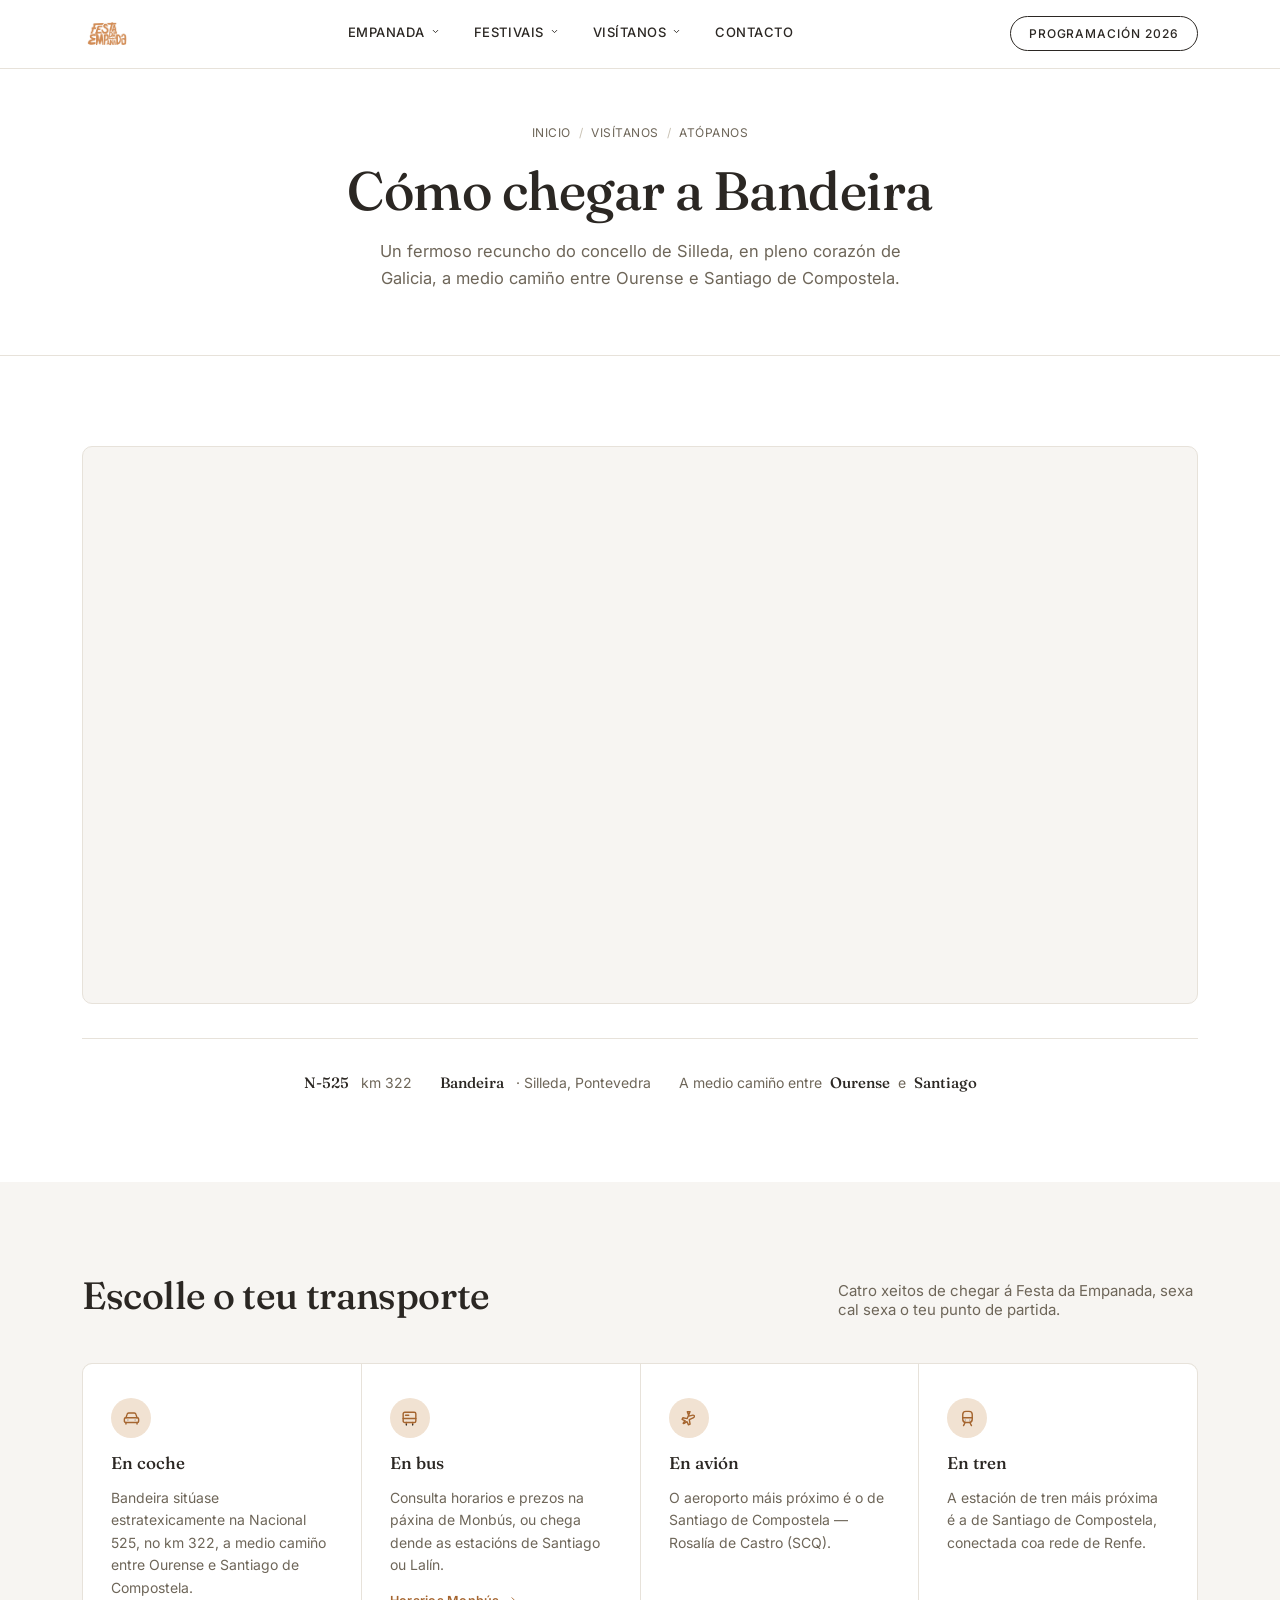
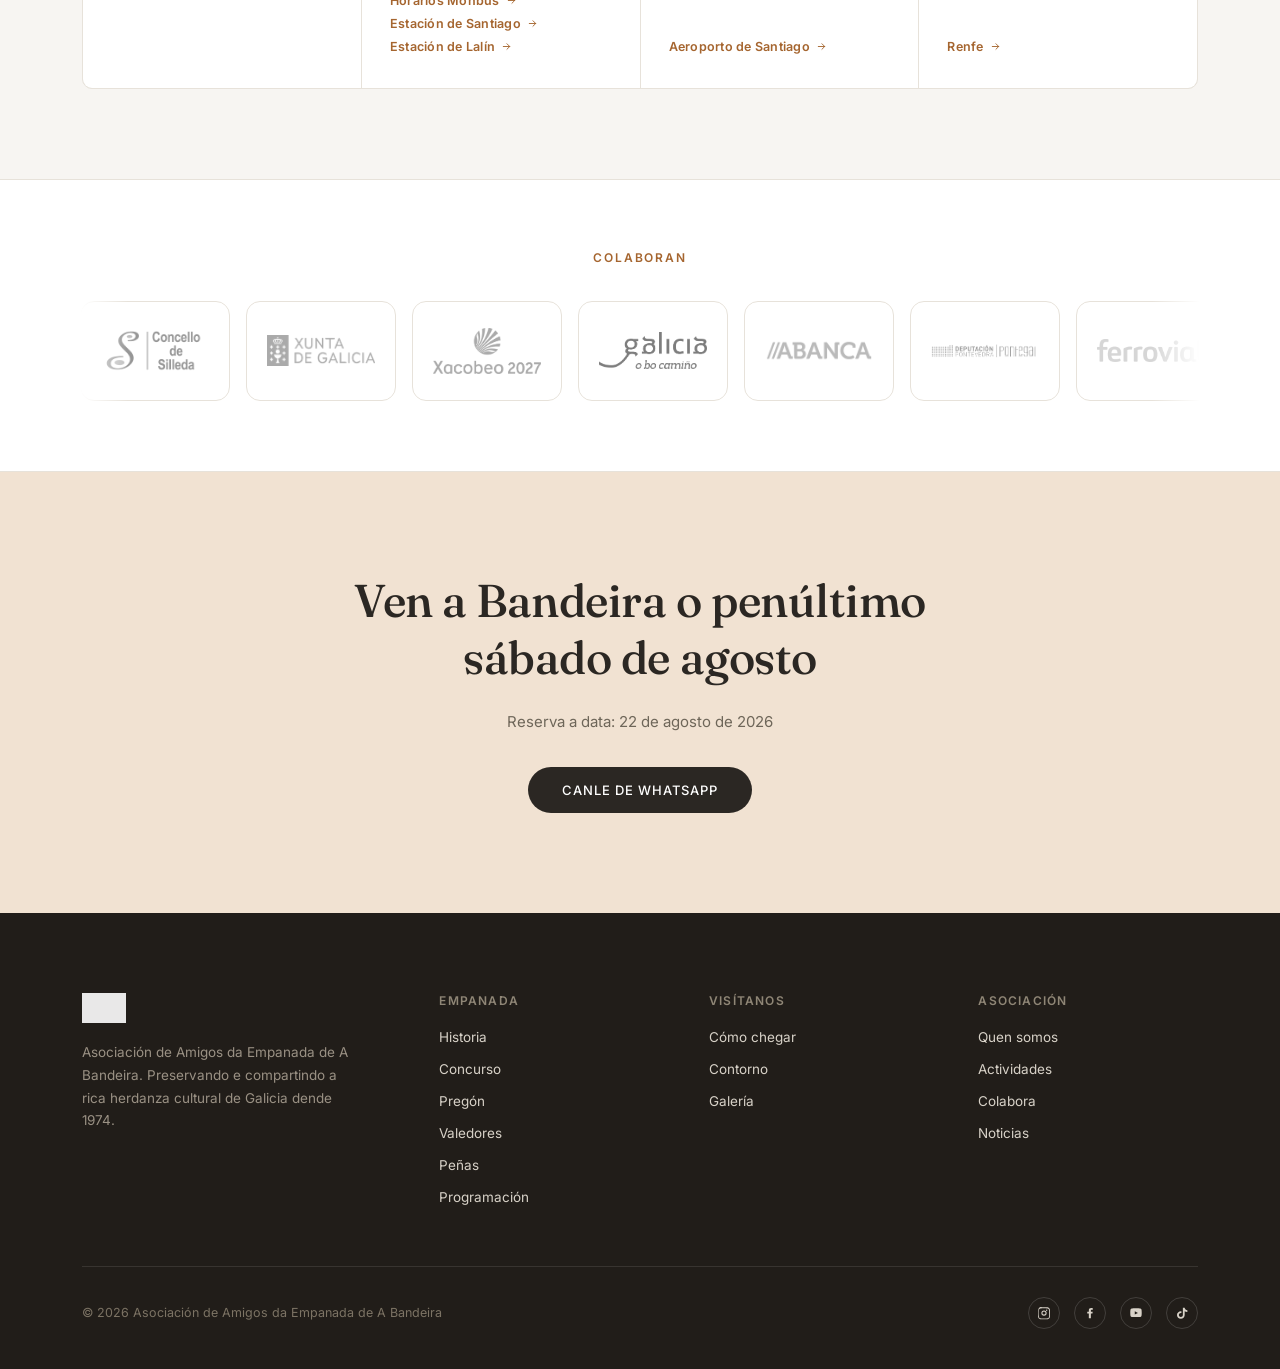
<file: visitanos/atopanos.html>
<!DOCTYPE html>
<html lang="gl">
<head>
<meta charset="UTF-8">
<meta name="viewport" content="width=device-width, initial-scale=1.0">
<title>Atópanos · Festa da Empanada</title>
<meta name="description" content="Cómo chegar a Bandeira, Silleda: en coche, bus, avión ou tren. Toda a información práctica para visitar a Festa da Empanada.">
<link rel="preconnect" href="https://fonts.googleapis.com">
<link rel="preconnect" href="https://fonts.gstatic.com" crossorigin>
<link href="https://fonts.googleapis.com/css2?family=Fraunces:ital,opsz,wght@0,9..144,300;0,9..144,400;0,9..144,500;0,9..144,600;1,9..144,400&family=Inter:wght@300;400;500;600&display=swap" rel="stylesheet">
<link rel="stylesheet" href="../css/styles.css">
</head>
<body>
<header id="site-header">
  <div class="nav-inner">
    <a class="brand" href="../index.html">
      <img src="../img/logo.png" alt="Festa da Empanada">
    </a>
    <nav>
      <ul>
        <li class="has-dropdown">
          <button class="dropdown-toggle" aria-expanded="false" aria-haspopup="true">
            Empanada
            <svg viewBox="0 0 24 24"><path d="M6 9l6 6 6-6" stroke="currentColor" stroke-width="2.4" fill="none" stroke-linecap="round" stroke-linejoin="round"/></svg>
          </button>
          <div class="dropdown-menu">
            <a href="../empanada/historia.html">Historia</a>
            <a href="../empanada/concurso.html">Concurso</a>
            <a href="../empanada/pregon.html">Pregón</a>
            <a href="../empanada/valedores.html">Valedores</a>
            <a href="../empanada/penas.html">Peñas</a>
            <a href="../empanada/programacion.html">Programación</a>
          </div>
        </li>
        <li class="has-dropdown">
          <button class="dropdown-toggle" aria-expanded="false" aria-haspopup="true">
            Festivais
            <svg viewBox="0 0 24 24"><path d="M6 9l6 6 6-6" stroke="currentColor" stroke-width="2.4" fill="none" stroke-linecap="round" stroke-linejoin="round"/></svg>
          </button>
          <div class="dropdown-menu">
            <a href="../festivais/esmorgafolk.html">Esmorga Folk</a>
            <a href="../festivais/bandeirock.html">Bandeirock</a>
          </div>
        </li>
        <li class="has-dropdown">
          <button class="dropdown-toggle" aria-expanded="false" aria-haspopup="true">
            Visítanos
            <svg viewBox="0 0 24 24"><path d="M6 9l6 6 6-6" stroke="currentColor" stroke-width="2.4" fill="none" stroke-linecap="round" stroke-linejoin="round"/></svg>
          </button>
          <div class="dropdown-menu">
            <a href="atopanos.html">Cómo chegar</a>
            <a href="entorno.html">Contorno</a>
          </div>
        </li>
        <li><a href="../contacto.html">Contacto</a></li>
      </ul>
    </nav>
    <a class="nav-cta" href="../empanada/programacion.html">Programación 2026</a>
    <button class="nav-toggle" id="navToggle" aria-label="Abrir menú" aria-expanded="false">
      <span></span><span></span><span></span>
    </button>
  </div>
  <div class="mobile-menu" id="mobileMenu">
    <ul>
      <li>
        <button class="mobile-dropdown-toggle" aria-expanded="false">
          Empanada
          <svg viewBox="0 0 24 24"><path d="M6 9l6 6 6-6" stroke="currentColor" stroke-width="2.4" fill="none" stroke-linecap="round" stroke-linejoin="round"/></svg>
        </button>
        <ul class="mobile-submenu">
          <li><a href="../empanada/historia.html">Historia</a></li>
          <li><a href="../empanada/concurso.html">Concurso</a></li>
          <li><a href="../empanada/pregon.html">Pregón</a></li>
          <li><a href="../empanada/valedores.html">Valedores</a></li>
          <li><a href="../empanada/penas.html">Peñas</a></li>
          <li><a href="../empanada/programacion.html">Programación</a></li>
        </ul>
      </li>
      <li>
        <button class="mobile-dropdown-toggle" aria-expanded="false">
          Empanada Fest
          <svg viewBox="0 0 24 24"><path d="M6 9l6 6 6-6" stroke="currentColor" stroke-width="2.4" fill="none" stroke-linecap="round" stroke-linejoin="round"/></svg>
        </button>
        <ul class="mobile-submenu">
          <li><a href="../festivais/esmorgafolk.html">Esmorga Folk</a></li>
          <li><a href="../festivais/bandeirock.html">Bandeirock</a></li>
        </ul>
      </li>
      <li>
        <button class="mobile-dropdown-toggle" aria-expanded="false">
          Visítanos
          <svg viewBox="0 0 24 24"><path d="M6 9l6 6 6-6" stroke="currentColor" stroke-width="2.4" fill="none" stroke-linecap="round" stroke-linejoin="round"/></svg>
        </button>
        <ul class="mobile-submenu">
          <li><a href="atopanos.html">Cómo chegar</a></li>
          <li><a href="entorno.html">Contorno</a></li>
        </ul>
      </li>
      <li><a href="../contacto.html">Contacto</a></li>
    </ul>
  </div>
</header>

<section class="page-hero">
  <div class="breadcrumb"><a href="../index.html">Inicio</a><span>/</span><a href="#">Visítanos</a><span>/</span>Atópanos</div>
  <h1>Cómo chegar a Bandeira</h1>
  <p>Un fermoso recuncho do concello de Silleda, en pleno corazón de Galicia, a medio camiño entre Ourense e Santiago de Compostela.</p>
</section>

<section class="prose-section">
  <div class="wrap">
    <div class="map-embed" data-reveal>
      <iframe src="https://www.google.com/maps/embed?pb=!1m18!1m12!1m3!1d11343.75632826031!2d-8.308797102431027!3d42.73029016139701!2m3!1f0!2f0!3f0!3m2!1i1024!2i768!4f13.1!3m3!1m2!1s0xd2fb01b7cb890c7%3A0x15891daab9e20278!2s36570%20Bandeira%2C%20Pontevedra!5e1!3m2!1ses!2ses!4v1659205120379!5m2!1ses!2ses" loading="lazy" referrerpolicy="no-referrer-when-downgrade" title="Localización de Bandeira, Silleda"></iframe>
    </div>
    <div class="location-strip" data-reveal>
      <div class="loc-item"><b>N-525</b>&nbsp;km 322</div>
      <div class="loc-item"><b>Bandeira</b>&nbsp;· Silleda, Pontevedra</div>
      <div class="loc-item">A medio camiño entre <b>Ourense</b> e <b>Santiago</b></div>
    </div>
  </div>
</section>

<section class="prose-section alt">
  <div class="wrap">
    <div class="section-head" data-reveal>
      <h2>Escolle o teu transporte</h2>
      <p>Catro xeitos de chegar á Festa da Empanada, sexa cal sexa o teu punto de partida.</p>
    </div>

    <div class="transport-grid" data-reveal>

      <div class="transport-card">
        <div class="transport-icon">
          <svg viewBox="0 0 24 24" stroke-width="1.8" stroke-linecap="round" stroke-linejoin="round"><path d="M5 11l1.5-4.5A2 2 0 0 1 8.4 5h7.2a2 2 0 0 1 1.9 1.5L19 11"/><rect x="3" y="11" width="18" height="6" rx="1.5"/><path d="M5 17v2M19 17v2"/><circle cx="7.5" cy="14" r="0.6" fill="currentColor" stroke="none"/><circle cx="16.5" cy="14" r="0.6" fill="currentColor" stroke="none"/></svg>
        </div>
        <h4>En coche</h4>
        <p>Bandeira sitúase estratexicamente na Nacional 525, no km 322, a medio camiño entre Ourense e Santiago de Compostela.</p>
      </div>

      <div class="transport-card">
        <div class="transport-icon">
          <svg viewBox="0 0 24 24" stroke-width="1.8" stroke-linecap="round" stroke-linejoin="round"><rect x="4" y="4" width="16" height="13" rx="2"/><path d="M4 12h16M8 17v2M16 17v2"/><circle cx="8" cy="20" r="1" fill="currentColor" stroke="none"/><circle cx="16" cy="20" r="1" fill="currentColor" stroke="none"/><path d="M7 8h4"/></svg>
        </div>
        <h4>En bus</h4>
        <p>Consulta horarios e prezos na páxina de Monbús, ou chega dende as estacións de Santiago ou Lalín.</p>
        <div class="t-links">
          <a class="t-link" href="https://www.monbus.es/es#seleccion" target="_blank" rel="noopener">Horarios Monbús <svg viewBox="0 0 24 24"><path d="M5 12h14M13 6l6 6-6 6" stroke="currentColor" stroke-width="2" fill="none" stroke-linecap="round" stroke-linejoin="round"/></svg></a>
          <a class="t-link" href="https://www.santiagoturismo.com/servizos-basicos/17363" target="_blank" rel="noopener">Estación de Santiago <svg viewBox="0 0 24 24"><path d="M5 12h14M13 6l6 6-6 6" stroke="currentColor" stroke-width="2" fill="none" stroke-linecap="round" stroke-linejoin="round"/></svg></a>
          <a class="t-link" href="https://g.co/kgs/pV2bNQ8" target="_blank" rel="noopener">Estación de Lalín <svg viewBox="0 0 24 24"><path d="M5 12h14M13 6l6 6-6 6" stroke="currentColor" stroke-width="2" fill="none" stroke-linecap="round" stroke-linejoin="round"/></svg></a>
        </div>
      </div>

      <div class="transport-card">
        <div class="transport-icon">
          <svg viewBox="0 0 24 24" stroke-width="1.8" stroke-linecap="round" stroke-linejoin="round"><path d="M10.5 3.5l2 5.5 5-1.2a1.6 1.6 0 0 1 1.9 1.9c-.1.5-.4.9-.9 1.1L13 13.5l1 5.5-2 1-2-4-3 2-1.7.3.6-1.6 2-1.6-4-2 1-2 5.5 1 3.5-8.6z"/></svg>
        </div>
        <h4>En avión</h4>
        <p>O aeroporto máis próximo é o de Santiago de Compostela — Rosalía de Castro (SCQ).</p>
        <div class="t-links">
          <a class="t-link" href="https://www.aena.es/es/santiago-rosalia-de-castro.html" target="_blank" rel="noopener">Aeroporto de Santiago <svg viewBox="0 0 24 24"><path d="M5 12h14M13 6l6 6-6 6" stroke="currentColor" stroke-width="2" fill="none" stroke-linecap="round" stroke-linejoin="round"/></svg></a>
        </div>
      </div>

      <div class="transport-card">
        <div class="transport-icon">
          <svg viewBox="0 0 24 24" stroke-width="1.8" stroke-linecap="round" stroke-linejoin="round"><rect x="6" y="3" width="12" height="14" rx="4"/><path d="M6 11h12M9 17l-2 4M15 17l2 4"/><circle cx="9" cy="14" r="0.6" fill="currentColor" stroke="none"/><circle cx="15" cy="14" r="0.6" fill="currentColor" stroke="none"/></svg>
        </div>
        <h4>En tren</h4>
        <p>A estación de tren máis próxima é a de Santiago de Compostela, conectada coa rede de Renfe.</p>
        <div class="t-links">
          <a class="t-link" href="https://www.renfe.com/es/es" target="_blank" rel="noopener">Renfe <svg viewBox="0 0 24 24"><path d="M5 12h14M13 6l6 6-6 6" stroke="currentColor" stroke-width="2" fill="none" stroke-linecap="round" stroke-linejoin="round"/></svg></a>
        </div>
      </div>

    </div>
  </div>
</section>

<section class="sponsors">
  <span class="eyebrow" style="text-align:center; display:block;">Colaboran</span>
  <div class="sponsor-marquee">
    <div class="sponsor-track">

    <div class="sponsor-logo">
      <img src="../img/colaboradores/concello-silleda.png" alt="Concello de Silleda" loading="lazy" decoding="async" onerror="this.style.display='none';this.nextElementSibling.style.display='flex';">
      <span class="sponsor-fallback">Concello de Silleda</span>
    </div>
    <div class="sponsor-logo">
      <img src="../img/colaboradores/xunta-galicia.png" alt="Xunta de Galicia" loading="lazy" decoding="async" onerror="this.style.display='none';this.nextElementSibling.style.display='flex';">
      <span class="sponsor-fallback">Xunta de Galicia</span>
    </div>
    <div class="sponsor-logo">
      <img src="../img/colaboradores/xacobeo-2027.png" alt="Xacobeo 2027" loading="lazy" decoding="async" onerror="this.style.display='none';this.nextElementSibling.style.display='flex';">
      <span class="sponsor-fallback">Xacobeo 2027</span>
    </div>
    <div class="sponsor-logo">
      <img src="../img/colaboradores/turismo-galicia.png" alt="Turismo de Galicia" loading="lazy" decoding="async" onerror="this.style.display='none';this.nextElementSibling.style.display='flex';">
      <span class="sponsor-fallback">Turismo de Galicia</span>
    </div>
    <div class="sponsor-logo">
      <img src="../img/colaboradores/abanca.png" alt="ABANCA" loading="lazy" decoding="async" onerror="this.style.display='none';this.nextElementSibling.style.display='flex';">
      <span class="sponsor-fallback">ABANCA</span>
    </div>
    <div class="sponsor-logo">
      <img src="../img/colaboradores/deputacion-pontevedra.png" alt="Deputación de Pontevedra" loading="lazy" decoding="async" onerror="this.style.display='none';this.nextElementSibling.style.display='flex';">
      <span class="sponsor-fallback">Deputación de Pontevedra</span>
    </div>
    <div class="sponsor-logo">
      <img src="../img/colaboradores/ferrovial.png" alt="Ferrovial" loading="lazy" decoding="async" onerror="this.style.display='none';this.nextElementSibling.style.display='flex';">
      <span class="sponsor-fallback">Ferrovial</span>
    </div>
    <div class="sponsor-logo">
      <img src="../img/colaboradores/silledasostible.png" alt="Silledasostible" loading="lazy" decoding="async" onerror="this.style.display='none';this.nextElementSibling.style.display='flex';">
      <span class="sponsor-fallback">Silledasostible</span>
    </div>
    <div class="sponsor-logo">
      <img src="../img/colaboradores/nudesa.png" alt="Nudesa" loading="lazy" decoding="async" onerror="this.style.display='none';this.nextElementSibling.style.display='flex';">
      <span class="sponsor-fallback">Nudesa</span>
    </div>
    <div class="sponsor-logo">
      <img src="../img/colaboradores/culinaria.png" alt="Culinaria" loading="lazy" decoding="async" onerror="this.style.display='none';this.nextElementSibling.style.display='flex';">
      <span class="sponsor-fallback">Culinaria</span>
    </div>
    <div class="sponsor-logo">
      <img src="../img/colaboradores/o-muino-de-cerdedo.png" alt="O Muíño de Cerdedo" loading="lazy" decoding="async" onerror="this.style.display='none';this.nextElementSibling.style.display='flex';">
      <span class="sponsor-fallback">O Muíño de Cerdedo</span>
    </div>
    <div class="sponsor-logo">
      <img src="../img/colaboradores/vegalsa.png" alt="Vegalsa" loading="lazy" decoding="async" onerror="this.style.display='none';this.nextElementSibling.style.display='flex';">
      <span class="sponsor-fallback">Vegalsa</span>
    </div>
    <div class="sponsor-logo">
      <img src="../img/colaboradores/inturasa-perez-rumbao.png" alt="Inturasa Pérez Rumbao" loading="lazy" decoding="async" onerror="this.style.display='none';this.nextElementSibling.style.display='flex';">
      <span class="sponsor-fallback">Inturasa Pérez Rumbao</span>
    </div>
    <div class="sponsor-logo">
      <img src="../img/colaboradores/gadisa.png" alt="Gadisa" loading="lazy" decoding="async" onerror="this.style.display='none';this.nextElementSibling.style.display='flex';">
      <span class="sponsor-fallback">Gadisa</span>
    </div>
    <div class="sponsor-logo">
      <img src="../img/colaboradores/froiz.png" alt="Froiz" loading="lazy" decoding="async" onerror="this.style.display='none';this.nextElementSibling.style.display='flex';">
      <span class="sponsor-fallback">Froiz</span>
    </div>
    <div class="sponsor-logo">
      <img src="../img/colaboradores/bandeira.png" alt="Bandeira" loading="lazy" decoding="async" onerror="this.style.display='none';this.nextElementSibling.style.display='flex';">
      <span class="sponsor-fallback">Bandeira</span>
    </div>
    <div class="sponsor-logo">
      <img src="../img/colaboradores/schweppes.png" alt="Schweppes" loading="lazy" decoding="async" onerror="this.style.display='none';this.nextElementSibling.style.display='flex';">
      <span class="sponsor-fallback">Schweppes</span>
    </div>
    <div class="sponsor-logo">
      <img src="../img/colaboradores/duro-hijos.png" alt="Duro Hijos" loading="lazy" decoding="async" onerror="this.style.display='none';this.nextElementSibling.style.display='flex';">
      <span class="sponsor-fallback">Duro Hijos</span>
    </div>
    <div class="sponsor-logo" aria-hidden="true">
      <img src="../img/colaboradores/concello-silleda.png" alt="Concello de Silleda" loading="lazy" decoding="async" onerror="this.style.display='none';this.nextElementSibling.style.display='flex';">
      <span class="sponsor-fallback">Concello de Silleda</span>
    </div>
    <div class="sponsor-logo" aria-hidden="true">
      <img src="../img/colaboradores/xunta-galicia.png" alt="Xunta de Galicia" loading="lazy" decoding="async" onerror="this.style.display='none';this.nextElementSibling.style.display='flex';">
      <span class="sponsor-fallback">Xunta de Galicia</span>
    </div>
    <div class="sponsor-logo" aria-hidden="true">
      <img src="../img/colaboradores/xacobeo-2027.png" alt="Xacobeo 2027" loading="lazy" decoding="async" onerror="this.style.display='none';this.nextElementSibling.style.display='flex';">
      <span class="sponsor-fallback">Xacobeo 2027</span>
    </div>
    <div class="sponsor-logo" aria-hidden="true">
      <img src="../img/colaboradores/turismo-galicia.png" alt="Turismo de Galicia" loading="lazy" decoding="async" onerror="this.style.display='none';this.nextElementSibling.style.display='flex';">
      <span class="sponsor-fallback">Turismo de Galicia</span>
    </div>
    <div class="sponsor-logo" aria-hidden="true">
      <img src="../img/colaboradores/abanca.png" alt="ABANCA" loading="lazy" decoding="async" onerror="this.style.display='none';this.nextElementSibling.style.display='flex';">
      <span class="sponsor-fallback">ABANCA</span>
    </div>
    <div class="sponsor-logo" aria-hidden="true">
      <img src="../img/colaboradores/deputacion-pontevedra.png" alt="Deputación de Pontevedra" loading="lazy" decoding="async" onerror="this.style.display='none';this.nextElementSibling.style.display='flex';">
      <span class="sponsor-fallback">Deputación de Pontevedra</span>
    </div>
    <div class="sponsor-logo" aria-hidden="true">
      <img src="../img/colaboradores/ferrovial.png" alt="Ferrovial" loading="lazy" decoding="async" onerror="this.style.display='none';this.nextElementSibling.style.display='flex';">
      <span class="sponsor-fallback">Ferrovial</span>
    </div>
    <div class="sponsor-logo" aria-hidden="true">
      <img src="../img/colaboradores/silledasostible.png" alt="Silledasostible" loading="lazy" decoding="async" onerror="this.style.display='none';this.nextElementSibling.style.display='flex';">
      <span class="sponsor-fallback">Silledasostible</span>
    </div>
    <div class="sponsor-logo" aria-hidden="true">
      <img src="../img/colaboradores/nudesa.png" alt="Nudesa" loading="lazy" decoding="async" onerror="this.style.display='none';this.nextElementSibling.style.display='flex';">
      <span class="sponsor-fallback">Nudesa</span>
    </div>
    <div class="sponsor-logo" aria-hidden="true">
      <img src="../img/colaboradores/culinaria.png" alt="Culinaria" loading="lazy" decoding="async" onerror="this.style.display='none';this.nextElementSibling.style.display='flex';">
      <span class="sponsor-fallback">Culinaria</span>
    </div>
    <div class="sponsor-logo" aria-hidden="true">
      <img src="../img/colaboradores/o-muino-de-cerdedo.png" alt="O Muíño de Cerdedo" loading="lazy" decoding="async" onerror="this.style.display='none';this.nextElementSibling.style.display='flex';">
      <span class="sponsor-fallback">O Muíño de Cerdedo</span>
    </div>
    <div class="sponsor-logo" aria-hidden="true">
      <img src="../img/colaboradores/vegalsa.png" alt="Vegalsa" loading="lazy" decoding="async" onerror="this.style.display='none';this.nextElementSibling.style.display='flex';">
      <span class="sponsor-fallback">Vegalsa</span>
    </div>
    <div class="sponsor-logo" aria-hidden="true">
      <img src="../img/colaboradores/inturasa-perez-rumbao.png" alt="Inturasa Pérez Rumbao" loading="lazy" decoding="async" onerror="this.style.display='none';this.nextElementSibling.style.display='flex';">
      <span class="sponsor-fallback">Inturasa Pérez Rumbao</span>
    </div>
    <div class="sponsor-logo" aria-hidden="true">
      <img src="../img/colaboradores/gadisa.png" alt="Gadisa" loading="lazy" decoding="async" onerror="this.style.display='none';this.nextElementSibling.style.display='flex';">
      <span class="sponsor-fallback">Gadisa</span>
    </div>
    <div class="sponsor-logo" aria-hidden="true">
      <img src="../img/colaboradores/froiz.png" alt="Froiz" loading="lazy" decoding="async" onerror="this.style.display='none';this.nextElementSibling.style.display='flex';">
      <span class="sponsor-fallback">Froiz</span>
    </div>
    <div class="sponsor-logo" aria-hidden="true">
      <img src="../img/colaboradores/bandeira.png" alt="Bandeira" loading="lazy" decoding="async" onerror="this.style.display='none';this.nextElementSibling.style.display='flex';">
      <span class="sponsor-fallback">Bandeira</span>
    </div>
    <div class="sponsor-logo" aria-hidden="true">
      <img src="../img/colaboradores/schweppes.png" alt="Schweppes" loading="lazy" decoding="async" onerror="this.style.display='none';this.nextElementSibling.style.display='flex';">
      <span class="sponsor-fallback">Schweppes</span>
    </div>
    <div class="sponsor-logo" aria-hidden="true">
      <img src="../img/colaboradores/duro-hijos.png" alt="Duro Hijos" loading="lazy" decoding="async" onerror="this.style.display='none';this.nextElementSibling.style.display='flex';">
      <span class="sponsor-fallback">Duro Hijos</span>
    </div>    </div>
  </div>
</section>
<section class="cta-strip">
  <h2>Ven a Bandeira o penúltimo sábado de agosto</h2>
  <p>Reserva a data: 22 de agosto de 2026</p>
  <a class="btn-solid" href="https://whatsapp.com/channel/0029VbDZt1V8fewsHfTNgw43" target="_blank" rel="noopener">Canle de WhatsApp</a>
</section>
<footer id="contacto">
  <div class="wrap">
    <div class="footer-top">
      <div class="footer-brand">
        <img src="../img/logo.png" alt="Festa da Empanada">
        <p>Asociación de Amigos da Empanada de A Bandeira. Preservando e compartindo a rica herdanza cultural de Galicia dende 1974.</p>
      </div>
      <div class="footer-col">
        <h4>Empanada</h4>
        <ul>
          <li><a href="../empanada/historia.html">Historia</a></li>
          <li><a href="../empanada/concurso.html">Concurso</a></li>
          <li><a href="../empanada/pregon.html">Pregón</a></li>
          <li><a href="../empanada/valedores.html">Valedores</a></li>
          <li><a href="../empanada/penas.html">Peñas</a></li>
          <li><a href="../empanada/programacion.html">Programación</a></li>
        </ul>
      </div>
      <div class="footer-col">
        <h4>Visítanos</h4>
        <ul>
          <li><a href="atopanos.html">Cómo chegar</a></li>
          <li><a href="entorno.html">Contorno</a></li>
          <li><a href="../index.html#galeria">Galería</a></li>
        </ul>
      </div>
      <div class="footer-col">
        <h4>Asociación</h4>
        <ul>
          <li><a href="#">Quen somos</a></li>
          <li><a href="#">Actividades</a></li>
          <li><a href="#">Colabora</a></li>
          <li><a href="#">Noticias</a></li>
        </ul>
      </div>
    </div>
    <div class="footer-bottom">
      <span>© 2026 Asociación de Amigos da Empanada de A Bandeira</span>
      <div class="socials">
        <a href="https://www.instagram.com/festadaempanada/" target="_blank" rel="noopener" aria-label="Instagram"><svg viewBox="0 0 24 24"><path d="M12 2.2c3.2 0 3.6 0 4.9.1 1.2.1 2 .2 2.4.4.6.2 1 .5 1.5 1 .4.4.7.8 1 1.5.2.5.3 1.3.4 2.4.1 1.3.1 1.7.1 4.9s0 3.6-.1 4.9c-.1 1.2-.2 2-.4 2.4-.2.6-.5 1-1 1.5-.4.4-.8.7-1.5 1-.5.2-1.3.3-2.4.4-1.3.1-1.7.1-4.9.1s-3.6 0-4.9-.1c-1.2-.1-2-.2-2.4-.4-.6-.2-1-.5-1.5-1-.4-.4-.7-.8-1-1.5-.2-.5-.3-1.3-.4-2.4C2.2 15.6 2.2 15.2 2.2 12s0-3.6.1-4.9c.1-1.2.2-2 .4-2.4.2-.6.5-1 1-1.5.4-.4.8-.7 1.5-1 .5-.2 1.3-.3 2.4-.4C8.4 2.2 8.8 2.2 12 2.2zm0 1.8c-3.1 0-3.5 0-4.7.1-1 .1-1.6.2-1.9.3-.5.2-.8.4-1.1.7-.3.3-.5.6-.7 1.1-.1.3-.3.9-.3 1.9-.1 1.2-.1 1.6-.1 4.7s0 3.5.1 4.7c.1 1 .2 1.6.3 1.9.2.5.4.8.7 1.1.3.3.6.5 1.1.7.3.1.9.3 1.9.3 1.2.1 1.6.1 4.7.1s3.5 0 4.7-.1c1-.1 1.6-.2 1.9-.3.5-.2.8-.4 1.1-.7.3-.3.5-.6.7-1.1.1-.3.3-.9.3-1.9.1-1.2.1-1.6.1-4.7s0-3.5-.1-4.7c-.1-1-.2-1.6-.3-1.9-.2-.5-.4-.8-.7-1.1-.3-.3-.6-.5-1.1-.7-.3-.1-.9-.3-1.9-.3-1.2-.1-1.6-.1-4.7-.1zm0 3.5a4.5 4.5 0 110 9 4.5 4.5 0 010-9zm0 1.8a2.7 2.7 0 100 5.4 2.7 2.7 0 000-5.4zm5.7-2a1.1 1.1 0 11-2.2 0 1.1 1.1 0 012.2 0z"/></svg></a>
        <a href="https://www.facebook.com/festadaempanadadabandeira" target="_blank" rel="noopener" aria-label="Facebook"><svg viewBox="0 0 24 24"><path d="M13.5 21v-8h2.7l.4-3.1h-3.1V8c0-.9.3-1.5 1.6-1.5h1.7V3.7C15.9 3.6 15 3.5 14 3.5c-2.4 0-4 1.4-4 4.1v2.3H7.3V13H10v8h3.5z"/></svg></a>
        <a href="https://www.youtube.com/@festadaempanada" target="_blank" rel="noopener" aria-label="YouTube"><svg viewBox="0 0 24 24"><path d="M21.6 7.2s-.2-1.5-.8-2.1c-.8-.8-1.7-.8-2.1-.9C15.9 4 12 4 12 4s-3.9 0-6.7.2c-.4 0-1.3.1-2.1.9-.6.6-.8 2.1-.8 2.1S2.2 9 2.2 10.7v1.6c0 1.7.2 3.5.2 3.5s.2 1.5.8 2.1c.8.8 1.9.8 2.3.9 1.7.2 6.5.2 6.5.2s3.9 0 6.7-.2c.4-.1 1.3-.1 2.1-.9.6-.6.8-2.1.8-2.1s.2-1.7.2-3.5v-1.6c0-1.7-.2-3.5-.2-3.5zM9.9 14.6V8.9l5.4 2.9-5.4 2.8z"/></svg></a>
        <a href="https://www.tiktok.com/@festadaempanada" target="_blank" rel="noopener" aria-label="TikTok"><svg viewBox="0 0 24 24"><path d="M16.6 3c.4 2.3 2 4 4.6 4.2v3c-1.6.1-3-.4-4.6-1.4v6.6c0 3.6-2.9 6.6-6.6 6.6S3.4 19 3.4 15.4 6.4 8.8 10 8.8c.4 0 .7 0 1 .1v3.2c-.3-.1-.7-.2-1-.2-1.9 0-3.4 1.5-3.4 3.4S8.1 18.7 10 18.7s3.5-1.4 3.5-3.3V3h3.1z"/></svg></a>
      </div>
    </div>
  </div>
</footer>
<script src="../js/script.js"></script>
</body>
</html>
</file>
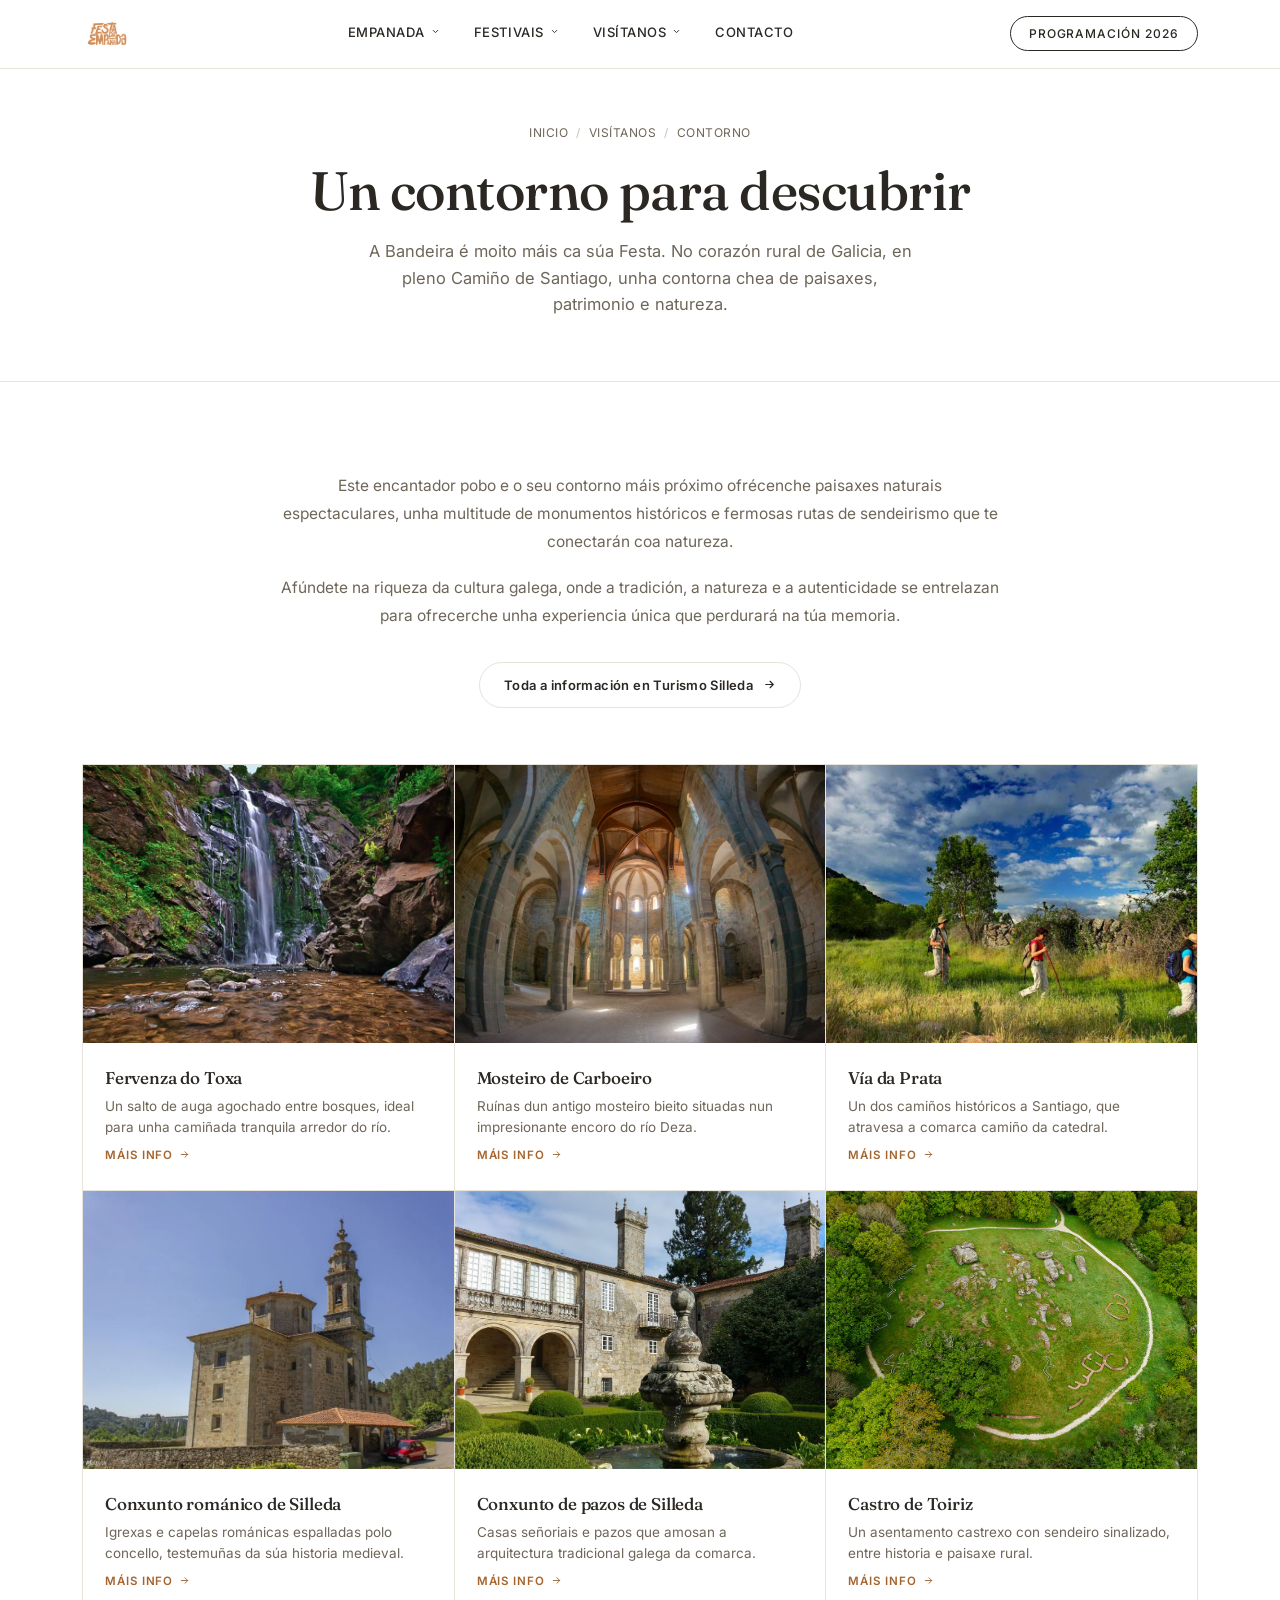
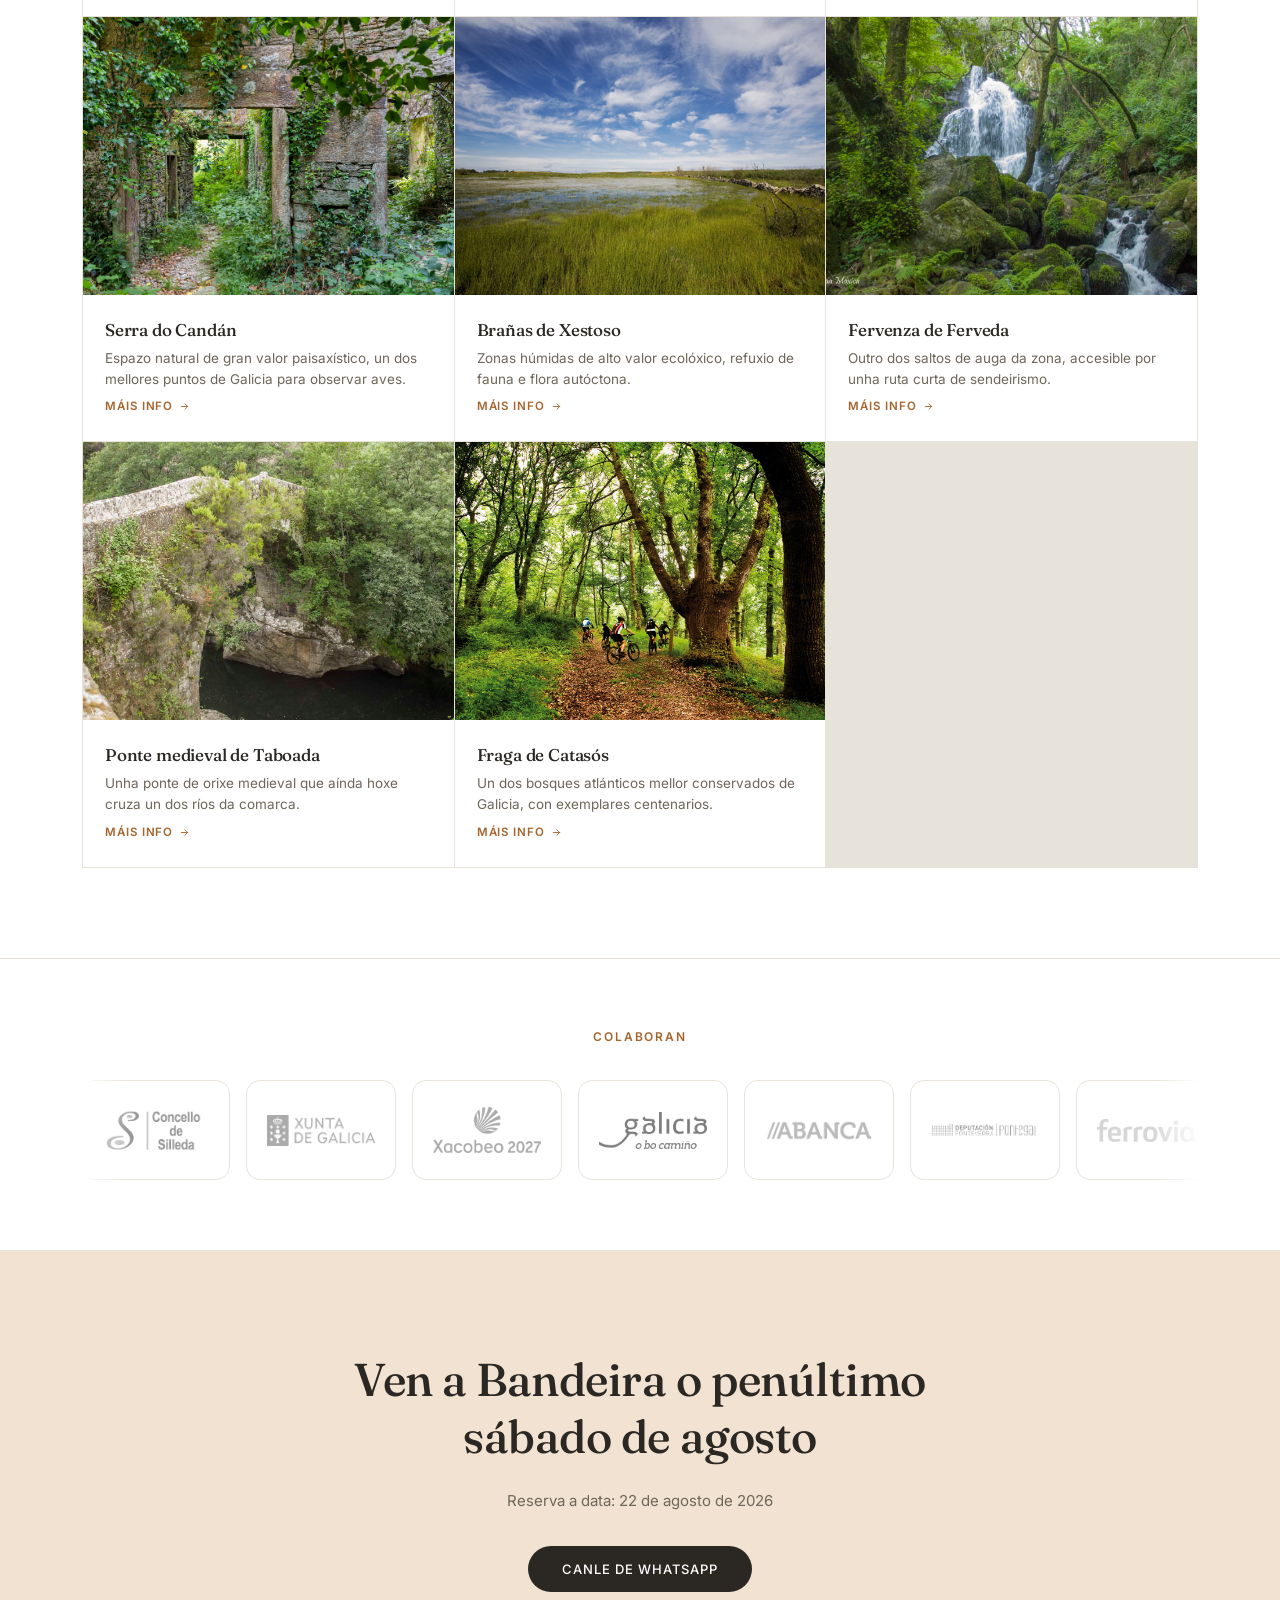
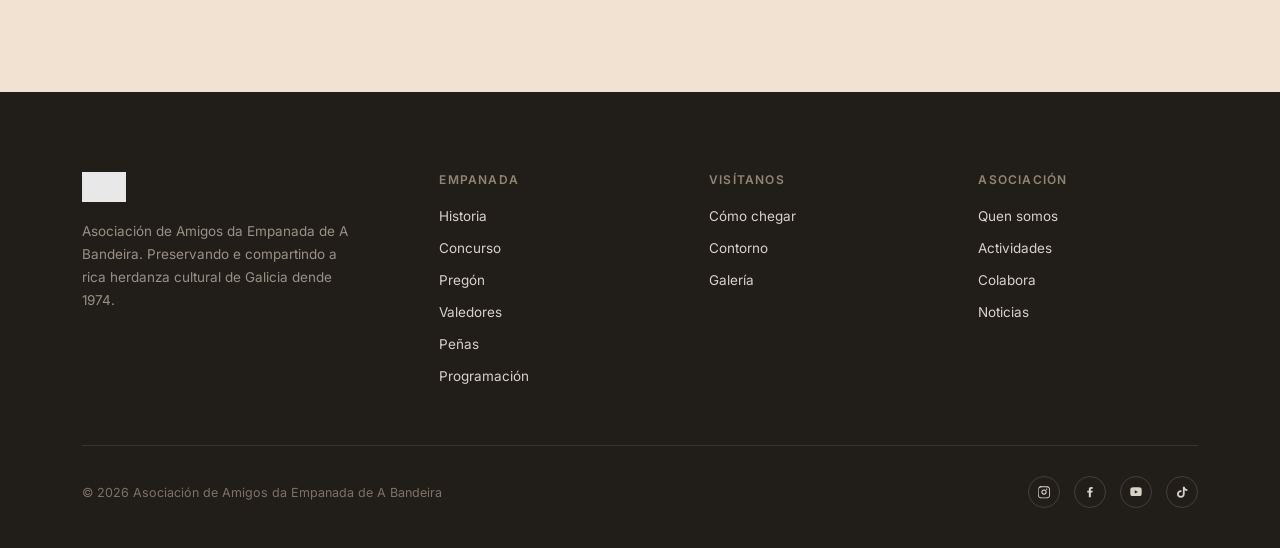
<file: visitanos/entorno.html>
<!DOCTYPE html>
<html lang="gl">
<head>
<meta charset="UTF-8">
<meta name="viewport" content="width=device-width, initial-scale=1.0">
<title>Contorno · Festa da Empanada</title>
<meta name="description" content="Descubre o contorno de Bandeira e Silleda: fervenzas, mosteiros, rutas de sendeirismo e patrimonio románico no corazón rural de Galicia.">
<link rel="preconnect" href="https://fonts.googleapis.com">
<link rel="preconnect" href="https://fonts.gstatic.com" crossorigin>
<link href="https://fonts.googleapis.com/css2?family=Fraunces:ital,opsz,wght@0,9..144,300;0,9..144,400;0,9..144,500;0,9..144,600;1,9..144,400&family=Inter:wght@300;400;500;600&display=swap" rel="stylesheet">
<link rel="stylesheet" href="../css/styles.css">
</head>
<body>
<header id="site-header">
  <div class="nav-inner">
    <a class="brand" href="../index.html">
      <img src="../img/logo.png" alt="Festa da Empanada">
    </a>
    <nav>
      <ul>
        <li class="has-dropdown">
          <button class="dropdown-toggle" aria-expanded="false" aria-haspopup="true">
            Empanada
            <svg viewBox="0 0 24 24"><path d="M6 9l6 6 6-6" stroke="currentColor" stroke-width="2.4" fill="none" stroke-linecap="round" stroke-linejoin="round"/></svg>
          </button>
          <div class="dropdown-menu">
            <a href="../empanada/historia.html">Historia</a>
            <a href="../empanada/concurso.html">Concurso</a>
            <a href="../empanada/pregon.html">Pregón</a>
            <a href="../empanada/valedores.html">Valedores</a>
            <a href="../empanada/penas.html">Peñas</a>
            <a href="../empanada/programacion.html">Programación</a>
          </div>
        </li>
        <li class="has-dropdown">
          <button class="dropdown-toggle" aria-expanded="false" aria-haspopup="true">
            Festivais
            <svg viewBox="0 0 24 24"><path d="M6 9l6 6 6-6" stroke="currentColor" stroke-width="2.4" fill="none" stroke-linecap="round" stroke-linejoin="round"/></svg>
          </button>
          <div class="dropdown-menu">
            <a href="../festivais/esmorgafolk.html">Esmorga Folk</a>
            <a href="../festivais/bandeirock.html">Bandeirock</a>
          </div>
        </li>
        <li class="has-dropdown">
          <button class="dropdown-toggle" aria-expanded="false" aria-haspopup="true">
            Visítanos
            <svg viewBox="0 0 24 24"><path d="M6 9l6 6 6-6" stroke="currentColor" stroke-width="2.4" fill="none" stroke-linecap="round" stroke-linejoin="round"/></svg>
          </button>
          <div class="dropdown-menu">
            <a href="atopanos.html">Cómo chegar</a>
            <a href="entorno.html">Contorno</a>
          </div>
        </li>
        <li><a href="../contacto.html">Contacto</a></li>
      </ul>
    </nav>
    <a class="nav-cta" href="../empanada/programacion.html">Programación 2026</a>
    <button class="nav-toggle" id="navToggle" aria-label="Abrir menú" aria-expanded="false">
      <span></span><span></span><span></span>
    </button>
  </div>
  <div class="mobile-menu" id="mobileMenu">
    <ul>
      <li>
        <button class="mobile-dropdown-toggle" aria-expanded="false">
          Empanada
          <svg viewBox="0 0 24 24"><path d="M6 9l6 6 6-6" stroke="currentColor" stroke-width="2.4" fill="none" stroke-linecap="round" stroke-linejoin="round"/></svg>
        </button>
        <ul class="mobile-submenu">
          <li><a href="../empanada/historia.html">Historia</a></li>
          <li><a href="../empanada/concurso.html">Concurso</a></li>
          <li><a href="../empanada/pregon.html">Pregón</a></li>
          <li><a href="../empanada/valedores.html">Valedores</a></li>
          <li><a href="../empanada/penas.html">Peñas</a></li>
          <li><a href="../empanada/programacion.html">Programación</a></li>
        </ul>
      </li>
      <li>
        <button class="mobile-dropdown-toggle" aria-expanded="false">
          Empanada Fest
          <svg viewBox="0 0 24 24"><path d="M6 9l6 6 6-6" stroke="currentColor" stroke-width="2.4" fill="none" stroke-linecap="round" stroke-linejoin="round"/></svg>
        </button>
        <ul class="mobile-submenu">
          <li><a href="../festivais/esmorgafolk.html">Esmorga Folk</a></li>
          <li><a href="../festivais/bandeirock.html">Bandeirock</a></li>
        </ul>
      </li>
      <li>
        <button class="mobile-dropdown-toggle" aria-expanded="false">
          Visítanos
          <svg viewBox="0 0 24 24"><path d="M6 9l6 6 6-6" stroke="currentColor" stroke-width="2.4" fill="none" stroke-linecap="round" stroke-linejoin="round"/></svg>
        </button>
        <ul class="mobile-submenu">
          <li><a href="atopanos.html">Cómo chegar</a></li>
          <li><a href="entorno.html">Contorno</a></li>
        </ul>
      </li>
      <li><a href="../contacto.html">Contacto</a></li>
    </ul>
  </div>
</header>

<section class="page-hero">
  <div class="breadcrumb"><a href="../index.html">Inicio</a><span>/</span><a href="#">Visítanos</a><span>/</span>Contorno</div>
  <h1>Un contorno para descubrir</h1>
  <p>A Bandeira é moito máis ca súa Festa. No corazón rural de Galicia, en pleno Camiño de Santiago, unha contorna chea de paisaxes, patrimonio e natureza.</p>
</section>

<section class="prose-section">
  <div class="poi-intro" data-reveal>
    <p>Este encantador pobo e o seu contorno máis próximo ofrécenche paisaxes naturais espectaculares, unha multitude de monumentos históricos e fermosas rutas de sendeirismo que te conectarán coa natureza.</p>
    <p>Afúndete na riqueza da cultura galega, onde a tradición, a natureza e a autenticidade se entrelazan para ofrecerche unha experiencia única que perdurará na túa memoria.</p>
    <a class="poi-link-box" href="https://www.turismosilleda.es/" target="_blank" rel="noopener">
      Toda a información en Turismo Silleda
      <svg viewBox="0 0 24 24"><path d="M5 12h14M13 6l6 6-6 6" stroke="currentColor" stroke-width="2" fill="none" stroke-linecap="round" stroke-linejoin="round"/></svg>
    </a>
  </div>

  <div class="wrap">
    <div class="poi-grid" data-reveal>

      <div class="poi-card">
        <img class="img-ph" src="../img/entorno/fervenza-do-toxa.jpg" alt="Fervenza do Toxa" loading="lazy" decoding="async">
        <div class="poi-card-body">
          <h3>Fervenza do Toxa</h3>
          <p>Un salto de auga agochado entre bosques, ideal para unha camiñada tranquila arredor do río.</p>
          <a class="poi-link" href="https://www.turismo.gal/recurso/-/detalle/210512000345/fervenza-do-rio-toxa?langId=gl_ES&tp=40004370" target="_blank" rel="noopener">Máis info <svg viewBox="0 0 24 24"><path d="M5 12h14M13 6l6 6-6 6" stroke="currentColor" stroke-width="2" fill="none" stroke-linecap="round" stroke-linejoin="round"/></svg></a>
        </div>
      </div>

      <div class="poi-card">
        <img class="img-ph" src="../img/entorno/mosteiro-de-carboeiro.jpg" alt="Mosteiro de Carboeiro" loading="lazy" decoding="async">
        <div class="poi-card-body">
          <h3>Mosteiro de Carboeiro</h3>
          <p>Ruínas dun antigo mosteiro bieito situadas nun impresionante encoro do río Deza.</p>
          <a class="poi-link" href="https://www.mosteirodecarboeiro.com/" target="_blank" rel="noopener">Máis info <svg viewBox="0 0 24 24"><path d="M5 12h14M13 6l6 6-6 6" stroke="currentColor" stroke-width="2" fill="none" stroke-linecap="round" stroke-linejoin="round"/></svg></a>
        </div>
      </div>

      <div class="poi-card">
        <img class="img-ph" src="../img/entorno/via-da-prata.jpg" alt="Vía da Prata" loading="lazy" decoding="async">
        <div class="poi-card-body">
          <h3>Vía da Prata</h3>
          <p>Un dos camiños históricos a Santiago, que atravesa a comarca camiño da catedral.</p>
          <a class="poi-link" href="https://www.caminodesantiago.gal/gl/planifica/as-rutas/via-da-prata" target="_blank" rel="noopener">Máis info <svg viewBox="0 0 24 24"><path d="M5 12h14M13 6l6 6-6 6" stroke="currentColor" stroke-width="2" fill="none" stroke-linecap="round" stroke-linejoin="round"/></svg></a>
        </div>
      </div>

      <div class="poi-card">
        <img class="img-ph" src="../img/entorno/romanico-de-silleda.jpg" alt="Conxunto románico de Silleda" loading="lazy" decoding="async">
        <div class="poi-card-body">
          <h3>Conxunto románico de Silleda</h3>
          <p>Igrexas e capelas románicas espalladas polo concello, testemuñas da súa historia medieval.</p>
          <a class="poi-link" href="https://www.turismosilleda.es/romanico.php" target="_blank" rel="noopener">Máis info <svg viewBox="0 0 24 24"><path d="M5 12h14M13 6l6 6-6 6" stroke="currentColor" stroke-width="2" fill="none" stroke-linecap="round" stroke-linejoin="round"/></svg></a>
        </div>
      </div>

      <div class="poi-card">
        <img class="img-ph" src="../img/entorno/pazos-de-silleda.jpg" alt="Conxunto de pazos de Silleda" loading="lazy" decoding="async">
        <div class="poi-card-body">
          <h3>Conxunto de pazos de Silleda</h3>
          <p>Casas señoriais e pazos que amosan a arquitectura tradicional galega da comarca.</p>
          <a class="poi-link" href="https://www.turismosilleda.es/ospazos.php" target="_blank" rel="noopener">Máis info <svg viewBox="0 0 24 24"><path d="M5 12h14M13 6l6 6-6 6" stroke="currentColor" stroke-width="2" fill="none" stroke-linecap="round" stroke-linejoin="round"/></svg></a>
        </div>
      </div>

      <div class="poi-card">
        <img class="img-ph" src="../img/entorno/castro-de-toiriz.jpg" alt="Castro de Toiriz" loading="lazy" decoding="async">
        <div class="poi-card-body">
          <h3>Castro de Toiriz</h3>
          <p>Un asentamento castrexo con sendeiro sinalizado, entre historia e paisaxe rural.</p>
          <a class="poi-link" href="https://www.turismosilleda.es/sende_toiriz.php" target="_blank" rel="noopener">Máis info <svg viewBox="0 0 24 24"><path d="M5 12h14M13 6l6 6-6 6" stroke="currentColor" stroke-width="2" fill="none" stroke-linecap="round" stroke-linejoin="round"/></svg></a>
        </div>
      </div>

      <div class="poi-card">
        <img class="img-ph" src="../img/entorno/serra-do-candan.jpg" alt="Serra do Candán" loading="lazy" decoding="async">
        <div class="poi-card-body">
          <h3>Serra do Candán</h3>
          <p>Espazo natural de gran valor paisaxístico, un dos mellores puntos de Galicia para observar aves.</p>
          <a class="poi-link" href="https://www.turismo.gal/que-facer/birding-in-galicia/onde-ver-aves-en-galicia/a-montana/serra-do-candan-e-branas-de-xestoso?langId=gl_ES" target="_blank" rel="noopener">Máis info <svg viewBox="0 0 24 24"><path d="M5 12h14M13 6l6 6-6 6" stroke="currentColor" stroke-width="2" fill="none" stroke-linecap="round" stroke-linejoin="round"/></svg></a>
        </div>
      </div>

      <div class="poi-card">
        <img class="img-ph" src="../img/entorno/branas-de-xestoso.jpg" alt="Brañas de Xestoso" loading="lazy" decoding="async">
        <div class="poi-card-body">
          <h3>Brañas de Xestoso</h3>
          <p>Zonas húmidas de alto valor ecolóxico, refuxio de fauna e flora autóctona.</p>
          <a class="poi-link" href="https://www.turismo.gal/recurso/-/detalle/16833/branas-de-xestoso?langId=gl_ES&ctre=9&tp=1" target="_blank" rel="noopener">Máis info <svg viewBox="0 0 24 24"><path d="M5 12h14M13 6l6 6-6 6" stroke="currentColor" stroke-width="2" fill="none" stroke-linecap="round" stroke-linejoin="round"/></svg></a>
        </div>
      </div>

      <div class="poi-card">
        <img class="img-ph" src="../img/entorno/fervenza-de-ferveda.jpg" alt="Fervenza de Ferveda" loading="lazy" decoding="async">
        <div class="poi-card-body">
          <h3>Fervenza de Ferveda</h3>
          <p>Outro dos saltos de auga da zona, accesible por unha ruta curta de sendeirismo.</p>
          <a class="poi-link" href="https://www.turismosilleda.es/sende_ferveda.php" target="_blank" rel="noopener">Máis info <svg viewBox="0 0 24 24"><path d="M5 12h14M13 6l6 6-6 6" stroke="currentColor" stroke-width="2" fill="none" stroke-linecap="round" stroke-linejoin="round"/></svg></a>
        </div>
      </div>

      <div class="poi-card">
        <img class="img-ph" src="../img/entorno/ponte-medieval-de-taboada.jpg" alt="Ponte medieval de Taboada" loading="lazy" decoding="async">
        <div class="poi-card-body">
          <h3>Ponte medieval de Taboada</h3>
          <p>Unha ponte de orixe medieval que aínda hoxe cruza un dos ríos da comarca.</p>
          <a class="poi-link" href="https://www.turismo.gal/recurso/-/detalle/6902/ponte-taboada?langId=gl_ES&ctre=42&tp=9" target="_blank" rel="noopener">Máis info <svg viewBox="0 0 24 24"><path d="M5 12h14M13 6l6 6-6 6" stroke="currentColor" stroke-width="2" fill="none" stroke-linecap="round" stroke-linejoin="round"/></svg></a>
        </div>
      </div>

      <div class="poi-card">
        <img class="img-ph" src="../img/entorno/fraga-de-catasos.jpg" alt="Fraga de Catasós" loading="lazy" decoding="async">
        <div class="poi-card-body">
          <h3>Fraga de Catasós</h3>
          <p>Un dos bosques atlánticos mellor conservados de Galicia, con exemplares centenarios.</p>
          <a class="poi-link" href="https://www.turismo.gal/que-facer/bosques-de-galicia/fraga-de-catasos?langId=gl_ES" target="_blank" rel="noopener">Máis info <svg viewBox="0 0 24 24"><path d="M5 12h14M13 6l6 6-6 6" stroke="currentColor" stroke-width="2" fill="none" stroke-linecap="round" stroke-linejoin="round"/></svg></a>
        </div>
      </div>

    </div>
  </div>
</section>

<section class="sponsors">
  <span class="eyebrow" style="text-align:center; display:block;">Colaboran</span>
  <div class="sponsor-marquee">
    <div class="sponsor-track">

    <div class="sponsor-logo">
      <img src="../img/colaboradores/concello-silleda.png" alt="Concello de Silleda" loading="lazy" decoding="async" onerror="this.style.display='none';this.nextElementSibling.style.display='flex';">
      <span class="sponsor-fallback">Concello de Silleda</span>
    </div>
    <div class="sponsor-logo">
      <img src="../img/colaboradores/xunta-galicia.png" alt="Xunta de Galicia" loading="lazy" decoding="async" onerror="this.style.display='none';this.nextElementSibling.style.display='flex';">
      <span class="sponsor-fallback">Xunta de Galicia</span>
    </div>
    <div class="sponsor-logo">
      <img src="../img/colaboradores/xacobeo-2027.png" alt="Xacobeo 2027" loading="lazy" decoding="async" onerror="this.style.display='none';this.nextElementSibling.style.display='flex';">
      <span class="sponsor-fallback">Xacobeo 2027</span>
    </div>
    <div class="sponsor-logo">
      <img src="../img/colaboradores/turismo-galicia.png" alt="Turismo de Galicia" loading="lazy" decoding="async" onerror="this.style.display='none';this.nextElementSibling.style.display='flex';">
      <span class="sponsor-fallback">Turismo de Galicia</span>
    </div>
    <div class="sponsor-logo">
      <img src="../img/colaboradores/abanca.png" alt="ABANCA" loading="lazy" decoding="async" onerror="this.style.display='none';this.nextElementSibling.style.display='flex';">
      <span class="sponsor-fallback">ABANCA</span>
    </div>
    <div class="sponsor-logo">
      <img src="../img/colaboradores/deputacion-pontevedra.png" alt="Deputación de Pontevedra" loading="lazy" decoding="async" onerror="this.style.display='none';this.nextElementSibling.style.display='flex';">
      <span class="sponsor-fallback">Deputación de Pontevedra</span>
    </div>
    <div class="sponsor-logo">
      <img src="../img/colaboradores/ferrovial.png" alt="Ferrovial" loading="lazy" decoding="async" onerror="this.style.display='none';this.nextElementSibling.style.display='flex';">
      <span class="sponsor-fallback">Ferrovial</span>
    </div>
    <div class="sponsor-logo">
      <img src="../img/colaboradores/silledasostible.png" alt="Silledasostible" loading="lazy" decoding="async" onerror="this.style.display='none';this.nextElementSibling.style.display='flex';">
      <span class="sponsor-fallback">Silledasostible</span>
    </div>
    <div class="sponsor-logo">
      <img src="../img/colaboradores/nudesa.png" alt="Nudesa" loading="lazy" decoding="async" onerror="this.style.display='none';this.nextElementSibling.style.display='flex';">
      <span class="sponsor-fallback">Nudesa</span>
    </div>
    <div class="sponsor-logo">
      <img src="../img/colaboradores/culinaria.png" alt="Culinaria" loading="lazy" decoding="async" onerror="this.style.display='none';this.nextElementSibling.style.display='flex';">
      <span class="sponsor-fallback">Culinaria</span>
    </div>
    <div class="sponsor-logo">
      <img src="../img/colaboradores/o-muino-de-cerdedo.png" alt="O Muíño de Cerdedo" loading="lazy" decoding="async" onerror="this.style.display='none';this.nextElementSibling.style.display='flex';">
      <span class="sponsor-fallback">O Muíño de Cerdedo</span>
    </div>
    <div class="sponsor-logo">
      <img src="../img/colaboradores/vegalsa.png" alt="Vegalsa" loading="lazy" decoding="async" onerror="this.style.display='none';this.nextElementSibling.style.display='flex';">
      <span class="sponsor-fallback">Vegalsa</span>
    </div>
    <div class="sponsor-logo">
      <img src="../img/colaboradores/inturasa-perez-rumbao.png" alt="Inturasa Pérez Rumbao" loading="lazy" decoding="async" onerror="this.style.display='none';this.nextElementSibling.style.display='flex';">
      <span class="sponsor-fallback">Inturasa Pérez Rumbao</span>
    </div>
    <div class="sponsor-logo">
      <img src="../img/colaboradores/gadisa.png" alt="Gadisa" loading="lazy" decoding="async" onerror="this.style.display='none';this.nextElementSibling.style.display='flex';">
      <span class="sponsor-fallback">Gadisa</span>
    </div>
    <div class="sponsor-logo">
      <img src="../img/colaboradores/froiz.png" alt="Froiz" loading="lazy" decoding="async" onerror="this.style.display='none';this.nextElementSibling.style.display='flex';">
      <span class="sponsor-fallback">Froiz</span>
    </div>
    <div class="sponsor-logo">
      <img src="../img/colaboradores/bandeira.png" alt="Bandeira" loading="lazy" decoding="async" onerror="this.style.display='none';this.nextElementSibling.style.display='flex';">
      <span class="sponsor-fallback">Bandeira</span>
    </div>
    <div class="sponsor-logo">
      <img src="../img/colaboradores/schweppes.png" alt="Schweppes" loading="lazy" decoding="async" onerror="this.style.display='none';this.nextElementSibling.style.display='flex';">
      <span class="sponsor-fallback">Schweppes</span>
    </div>
    <div class="sponsor-logo">
      <img src="../img/colaboradores/duro-hijos.png" alt="Duro Hijos" loading="lazy" decoding="async" onerror="this.style.display='none';this.nextElementSibling.style.display='flex';">
      <span class="sponsor-fallback">Duro Hijos</span>
    </div>
    <div class="sponsor-logo" aria-hidden="true">
      <img src="../img/colaboradores/concello-silleda.png" alt="Concello de Silleda" loading="lazy" decoding="async" onerror="this.style.display='none';this.nextElementSibling.style.display='flex';">
      <span class="sponsor-fallback">Concello de Silleda</span>
    </div>
    <div class="sponsor-logo" aria-hidden="true">
      <img src="../img/colaboradores/xunta-galicia.png" alt="Xunta de Galicia" loading="lazy" decoding="async" onerror="this.style.display='none';this.nextElementSibling.style.display='flex';">
      <span class="sponsor-fallback">Xunta de Galicia</span>
    </div>
    <div class="sponsor-logo" aria-hidden="true">
      <img src="../img/colaboradores/xacobeo-2027.png" alt="Xacobeo 2027" loading="lazy" decoding="async" onerror="this.style.display='none';this.nextElementSibling.style.display='flex';">
      <span class="sponsor-fallback">Xacobeo 2027</span>
    </div>
    <div class="sponsor-logo" aria-hidden="true">
      <img src="../img/colaboradores/turismo-galicia.png" alt="Turismo de Galicia" loading="lazy" decoding="async" onerror="this.style.display='none';this.nextElementSibling.style.display='flex';">
      <span class="sponsor-fallback">Turismo de Galicia</span>
    </div>
    <div class="sponsor-logo" aria-hidden="true">
      <img src="../img/colaboradores/abanca.png" alt="ABANCA" loading="lazy" decoding="async" onerror="this.style.display='none';this.nextElementSibling.style.display='flex';">
      <span class="sponsor-fallback">ABANCA</span>
    </div>
    <div class="sponsor-logo" aria-hidden="true">
      <img src="../img/colaboradores/deputacion-pontevedra.png" alt="Deputación de Pontevedra" loading="lazy" decoding="async" onerror="this.style.display='none';this.nextElementSibling.style.display='flex';">
      <span class="sponsor-fallback">Deputación de Pontevedra</span>
    </div>
    <div class="sponsor-logo" aria-hidden="true">
      <img src="../img/colaboradores/ferrovial.png" alt="Ferrovial" loading="lazy" decoding="async" onerror="this.style.display='none';this.nextElementSibling.style.display='flex';">
      <span class="sponsor-fallback">Ferrovial</span>
    </div>
    <div class="sponsor-logo" aria-hidden="true">
      <img src="../img/colaboradores/silledasostible.png" alt="Silledasostible" loading="lazy" decoding="async" onerror="this.style.display='none';this.nextElementSibling.style.display='flex';">
      <span class="sponsor-fallback">Silledasostible</span>
    </div>
    <div class="sponsor-logo" aria-hidden="true">
      <img src="../img/colaboradores/nudesa.png" alt="Nudesa" loading="lazy" decoding="async" onerror="this.style.display='none';this.nextElementSibling.style.display='flex';">
      <span class="sponsor-fallback">Nudesa</span>
    </div>
    <div class="sponsor-logo" aria-hidden="true">
      <img src="../img/colaboradores/culinaria.png" alt="Culinaria" loading="lazy" decoding="async" onerror="this.style.display='none';this.nextElementSibling.style.display='flex';">
      <span class="sponsor-fallback">Culinaria</span>
    </div>
    <div class="sponsor-logo" aria-hidden="true">
      <img src="../img/colaboradores/o-muino-de-cerdedo.png" alt="O Muíño de Cerdedo" loading="lazy" decoding="async" onerror="this.style.display='none';this.nextElementSibling.style.display='flex';">
      <span class="sponsor-fallback">O Muíño de Cerdedo</span>
    </div>
    <div class="sponsor-logo" aria-hidden="true">
      <img src="../img/colaboradores/vegalsa.png" alt="Vegalsa" loading="lazy" decoding="async" onerror="this.style.display='none';this.nextElementSibling.style.display='flex';">
      <span class="sponsor-fallback">Vegalsa</span>
    </div>
    <div class="sponsor-logo" aria-hidden="true">
      <img src="../img/colaboradores/inturasa-perez-rumbao.png" alt="Inturasa Pérez Rumbao" loading="lazy" decoding="async" onerror="this.style.display='none';this.nextElementSibling.style.display='flex';">
      <span class="sponsor-fallback">Inturasa Pérez Rumbao</span>
    </div>
    <div class="sponsor-logo" aria-hidden="true">
      <img src="../img/colaboradores/gadisa.png" alt="Gadisa" loading="lazy" decoding="async" onerror="this.style.display='none';this.nextElementSibling.style.display='flex';">
      <span class="sponsor-fallback">Gadisa</span>
    </div>
    <div class="sponsor-logo" aria-hidden="true">
      <img src="../img/colaboradores/froiz.png" alt="Froiz" loading="lazy" decoding="async" onerror="this.style.display='none';this.nextElementSibling.style.display='flex';">
      <span class="sponsor-fallback">Froiz</span>
    </div>
    <div class="sponsor-logo" aria-hidden="true">
      <img src="../img/colaboradores/bandeira.png" alt="Bandeira" loading="lazy" decoding="async" onerror="this.style.display='none';this.nextElementSibling.style.display='flex';">
      <span class="sponsor-fallback">Bandeira</span>
    </div>
    <div class="sponsor-logo" aria-hidden="true">
      <img src="../img/colaboradores/schweppes.png" alt="Schweppes" loading="lazy" decoding="async" onerror="this.style.display='none';this.nextElementSibling.style.display='flex';">
      <span class="sponsor-fallback">Schweppes</span>
    </div>
    <div class="sponsor-logo" aria-hidden="true">
      <img src="../img/colaboradores/duro-hijos.png" alt="Duro Hijos" loading="lazy" decoding="async" onerror="this.style.display='none';this.nextElementSibling.style.display='flex';">
      <span class="sponsor-fallback">Duro Hijos</span>
    </div>    </div>
  </div>
</section>
<section class="cta-strip">
  <h2>Ven a Bandeira o penúltimo sábado de agosto</h2>
  <p>Reserva a data: 22 de agosto de 2026</p>
  <a class="btn-solid" href="https://whatsapp.com/channel/0029VbDZt1V8fewsHfTNgw43" target="_blank" rel="noopener">Canle de WhatsApp</a>
</section>
<footer id="contacto">
  <div class="wrap">
    <div class="footer-top">
      <div class="footer-brand">
        <img src="../img/logo.png" alt="Festa da Empanada">
        <p>Asociación de Amigos da Empanada de A Bandeira. Preservando e compartindo a rica herdanza cultural de Galicia dende 1974.</p>
      </div>
      <div class="footer-col">
        <h4>Empanada</h4>
        <ul>
          <li><a href="../empanada/historia.html">Historia</a></li>
          <li><a href="../empanada/concurso.html">Concurso</a></li>
          <li><a href="../empanada/pregon.html">Pregón</a></li>
          <li><a href="../empanada/valedores.html">Valedores</a></li>
          <li><a href="../empanada/penas.html">Peñas</a></li>
          <li><a href="../empanada/programacion.html">Programación</a></li>
        </ul>
      </div>
      <div class="footer-col">
        <h4>Visítanos</h4>
        <ul>
          <li><a href="atopanos.html">Cómo chegar</a></li>
          <li><a href="entorno.html">Contorno</a></li>
          <li><a href="../index.html#galeria">Galería</a></li>
        </ul>
      </div>
      <div class="footer-col">
        <h4>Asociación</h4>
        <ul>
          <li><a href="#">Quen somos</a></li>
          <li><a href="#">Actividades</a></li>
          <li><a href="#">Colabora</a></li>
          <li><a href="#">Noticias</a></li>
        </ul>
      </div>
    </div>
    <div class="footer-bottom">
      <span>© 2026 Asociación de Amigos da Empanada de A Bandeira</span>
      <div class="socials">
        <a href="https://www.instagram.com/festadaempanada/" target="_blank" rel="noopener" aria-label="Instagram"><svg viewBox="0 0 24 24"><path d="M12 2.2c3.2 0 3.6 0 4.9.1 1.2.1 2 .2 2.4.4.6.2 1 .5 1.5 1 .4.4.7.8 1 1.5.2.5.3 1.3.4 2.4.1 1.3.1 1.7.1 4.9s0 3.6-.1 4.9c-.1 1.2-.2 2-.4 2.4-.2.6-.5 1-1 1.5-.4.4-.8.7-1.5 1-.5.2-1.3.3-2.4.4-1.3.1-1.7.1-4.9.1s-3.6 0-4.9-.1c-1.2-.1-2-.2-2.4-.4-.6-.2-1-.5-1.5-1-.4-.4-.7-.8-1-1.5-.2-.5-.3-1.3-.4-2.4C2.2 15.6 2.2 15.2 2.2 12s0-3.6.1-4.9c.1-1.2.2-2 .4-2.4.2-.6.5-1 1-1.5.4-.4.8-.7 1.5-1 .5-.2 1.3-.3 2.4-.4C8.4 2.2 8.8 2.2 12 2.2zm0 1.8c-3.1 0-3.5 0-4.7.1-1 .1-1.6.2-1.9.3-.5.2-.8.4-1.1.7-.3.3-.5.6-.7 1.1-.1.3-.3.9-.3 1.9-.1 1.2-.1 1.6-.1 4.7s0 3.5.1 4.7c.1 1 .2 1.6.3 1.9.2.5.4.8.7 1.1.3.3.6.5 1.1.7.3.1.9.3 1.9.3 1.2.1 1.6.1 4.7.1s3.5 0 4.7-.1c1-.1 1.6-.2 1.9-.3.5-.2.8-.4 1.1-.7.3-.3.5-.6.7-1.1.1-.3.3-.9.3-1.9.1-1.2.1-1.6.1-4.7s0-3.5-.1-4.7c-.1-1-.2-1.6-.3-1.9-.2-.5-.4-.8-.7-1.1-.3-.3-.6-.5-1.1-.7-.3-.1-.9-.3-1.9-.3-1.2-.1-1.6-.1-4.7-.1zm0 3.5a4.5 4.5 0 110 9 4.5 4.5 0 010-9zm0 1.8a2.7 2.7 0 100 5.4 2.7 2.7 0 000-5.4zm5.7-2a1.1 1.1 0 11-2.2 0 1.1 1.1 0 012.2 0z"/></svg></a>
        <a href="https://www.facebook.com/festadaempanadadabandeira" target="_blank" rel="noopener" aria-label="Facebook"><svg viewBox="0 0 24 24"><path d="M13.5 21v-8h2.7l.4-3.1h-3.1V8c0-.9.3-1.5 1.6-1.5h1.7V3.7C15.9 3.6 15 3.5 14 3.5c-2.4 0-4 1.4-4 4.1v2.3H7.3V13H10v8h3.5z"/></svg></a>
        <a href="https://www.youtube.com/@festadaempanada" target="_blank" rel="noopener" aria-label="YouTube"><svg viewBox="0 0 24 24"><path d="M21.6 7.2s-.2-1.5-.8-2.1c-.8-.8-1.7-.8-2.1-.9C15.9 4 12 4 12 4s-3.9 0-6.7.2c-.4 0-1.3.1-2.1.9-.6.6-.8 2.1-.8 2.1S2.2 9 2.2 10.7v1.6c0 1.7.2 3.5.2 3.5s.2 1.5.8 2.1c.8.8 1.9.8 2.3.9 1.7.2 6.5.2 6.5.2s3.9 0 6.7-.2c.4-.1 1.3-.1 2.1-.9.6-.6.8-2.1.8-2.1s.2-1.7.2-3.5v-1.6c0-1.7-.2-3.5-.2-3.5zM9.9 14.6V8.9l5.4 2.9-5.4 2.8z"/></svg></a>
        <a href="https://www.tiktok.com/@festadaempanada" target="_blank" rel="noopener" aria-label="TikTok"><svg viewBox="0 0 24 24"><path d="M16.6 3c.4 2.3 2 4 4.6 4.2v3c-1.6.1-3-.4-4.6-1.4v6.6c0 3.6-2.9 6.6-6.6 6.6S3.4 19 3.4 15.4 6.4 8.8 10 8.8c.4 0 .7 0 1 .1v3.2c-.3-.1-.7-.2-1-.2-1.9 0-3.4 1.5-3.4 3.4S8.1 18.7 10 18.7s3.5-1.4 3.5-3.3V3h3.1z"/></svg></a>
      </div>
    </div>
  </div>
</footer>
<script src="../js/script.js"></script>
</body>
</html>
</file>
<file: css/styles.css>
:root{
    --bg: #FFFFFF;
    --bg-alt: #F7F5F2;
    --line: #E7E2DA;
    --ink: #2B2723;
    --ink-soft: #6E6659;
    --brown: #C9834E;
    --brown-dark: #A5652F;
    --brown-pale: #F1E2D2;
  }
  *{box-sizing:border-box; margin:0; padding:0;}
  html{scroll-behavior:smooth;}
  body{
    font-family:'Inter', sans-serif;
    color:var(--ink);
    background:var(--bg);
    font-weight:400;
    -webkit-font-smoothing:antialiased;
  }
  img{max-width:100%; display:block;}
  a{color:inherit; text-decoration:none;}
  .wrap{max-width:1180px; margin:0 auto; padding:0 32px;}
  h1,h2,h3{
    font-family:'Fraunces', serif;
    font-weight:500;
    letter-spacing:-0.01em;
    color:var(--ink);
  }
  .eyebrow{
    font-size:12px;
    letter-spacing:0.16em;
    text-transform:uppercase;
    color:var(--brown-dark);
    font-weight:600;
    margin-bottom:14px;
    display:inline-block;
  }

  /* ---------- HEADER ---------- */
  header{
    position:sticky; top:0; z-index:50;
    background:rgba(255,255,255,0.9);
    backdrop-filter:blur(10px);
    border-bottom:1px solid var(--line);
  }
  .nav-inner{
    display:flex; align-items:center; justify-content:space-between;
    padding:16px 32px;
    max-width:1180px; margin:0 auto;
  }
  .brand{display:flex; align-items:center; gap:10px;}
  .brand img{height:34px; width:auto;}
  nav ul{
    list-style:none;
    display:flex; gap:34px;
    font-size:13px;
    letter-spacing:0.04em;
    text-transform:uppercase;
    font-weight:500;
    color:var(--ink);
  }
  nav ul li a{
    position:relative;
    padding-bottom:4px;
    transition:color .2s ease;
  }
  nav ul li a:hover{color:var(--brown-dark);}
  nav ul li a::after{
    content:'';
    position:absolute; left:0; bottom:-2px;
    width:0; height:1px; background:var(--brown);
    transition:width .25s ease;
  }
  nav ul li a:hover::after{width:100%;}

  /* ---------- DROPDOWN: EMPANADA ---------- */
  .has-dropdown{position:relative;}
  .dropdown-toggle{
    background:none; border:none; cursor:pointer;
    font:inherit; color:inherit;
    font-size:13px; letter-spacing:0.04em; text-transform:uppercase; font-weight:500;
    display:flex; align-items:center; gap:6px;
    padding-bottom:4px;
    position:relative;
  }
  .dropdown-toggle::after{
    content:'';
    position:absolute; left:0; bottom:-2px;
    width:0; height:1px; background:var(--brown);
    transition:width .25s ease;
  }
  .dropdown-toggle:hover::after,
  .dropdown-toggle[aria-expanded="true"]::after{width:100%;}
  .dropdown-toggle:hover, .dropdown-toggle[aria-expanded="true"]{color:var(--brown-dark);}
  .dropdown-toggle svg{
    width:9px; height:9px;
    transition:transform .2s ease;
  }
  .dropdown-toggle[aria-expanded="true"] svg{transform:rotate(180deg);}

  .dropdown-menu{
    position:absolute;
    top:calc(100% + 20px);
    left:50%;
    transform:translateX(-50%) translateY(-8px);
    background:#fff;
    border:1px solid var(--line);
    border-radius:10px;
    box-shadow:0 20px 45px -20px rgba(30,25,18,0.25);
    padding:10px;
    min-width:210px;
    display:flex; flex-direction:column;
    opacity:0; visibility:hidden;
    transition:opacity .2s ease, transform .2s ease, visibility .2s;
    z-index:60;
  }
  .dropdown-menu.open{
    opacity:1; visibility:visible;
    transform:translateX(-50%) translateY(0);
  }
  .dropdown-menu a{
    padding:11px 14px;
    font-size:13px;
    text-transform:none;
    letter-spacing:0.01em;
    font-weight:500;
    border-radius:6px;
    color:var(--ink);
    transition:background .15s ease, color .15s ease;
  }
  .dropdown-menu a:hover{
    background:var(--brown-pale);
    color:var(--brown-dark);
  }

  /* Mobile accordion for Empanada */
  .mobile-dropdown-toggle{
    display:flex; align-items:center; justify-content:space-between;
    width:100%;
    background:none; border:none; font:inherit; cursor:pointer;
    padding:12px 0;
    font-size:15px;
    text-transform:uppercase; letter-spacing:0.04em; font-weight:500;
    border-bottom:1px solid var(--line);
    color:var(--ink);
  }
  .mobile-dropdown-toggle svg{width:11px; height:11px; transition:transform .2s ease;}
  .mobile-dropdown-toggle[aria-expanded="true"] svg{transform:rotate(180deg);}
  .mobile-submenu{
    max-height:0; overflow:hidden;
    transition:max-height .3s ease;
  }
  .mobile-submenu.open{max-height:400px;}
  .mobile-submenu a{
    display:block;
    padding:11px 0 11px 16px;
    font-size:13.5px;
    text-transform:none;
    letter-spacing:0.01em;
    color:var(--ink-soft);
    border-bottom:1px solid var(--line);
    font-weight:400;
  }
  .mobile-submenu li:last-child a{border-bottom:none;}
  .nav-cta{
    font-size:12px; letter-spacing:0.08em; text-transform:uppercase;
    border:1px solid var(--ink); padding:9px 18px; border-radius:999px;
    font-weight:500;
    white-space:nowrap;
    transition:all .2s ease;
  }
  .nav-cta:hover{background:var(--ink); color:#fff;}

  .nav-toggle{
    display:none;
    width:36px; height:36px;
    border:none; background:none;
    cursor:pointer;
    flex-direction:column;
    justify-content:center;
    align-items:center;
    gap:5px;
  }
  .nav-toggle span{
    display:block; width:22px; height:1.5px;
    background:var(--ink);
    transition:transform .25s ease, opacity .25s ease;
  }
  .nav-toggle.open span:nth-child(1){transform:translateY(6.5px) rotate(45deg);}
  .nav-toggle.open span:nth-child(2){opacity:0;}
  .nav-toggle.open span:nth-child(3){transform:translateY(-6.5px) rotate(-45deg);}

  .mobile-menu{
    max-height:0;
    overflow:hidden;
    background:var(--bg);
    border-bottom:1px solid transparent;
    transition:max-height .35s ease, border-color .35s ease;
  }
  .mobile-menu.open{
    max-height:520px;
    border-bottom:1px solid var(--line);
  }
  .mobile-menu ul{
    list-style:none;
    padding:8px 32px 28px;
    display:flex; flex-direction:column; gap:4px;
  }
  .mobile-menu a{
    display:block;
    padding:12px 0;
    font-size:15px;
    border-bottom:1px solid var(--line);
    text-transform:uppercase;
    letter-spacing:0.04em;
    font-weight:500;
  }
  .mobile-menu li:last-child a{border-bottom:none;}

  /* ---------- SCROLL REVEAL ---------- */
  [data-reveal]{
    opacity:0;
    transform:translateY(22px);
    transition:opacity .7s ease, transform .7s ease;
  }
  [data-reveal].is-visible{
    opacity:1;
    transform:translateY(0);
  }
  header.scrolled{
    box-shadow:0 1px 0 rgba(0,0,0,0.03), 0 8px 24px -18px rgba(0,0,0,0.25);
  }

  /* video: real iframe swapped in by JS */
  .video-frame iframe{
    position:absolute; inset:0; width:100%; height:100%; border:0;
  }

  /* =========================================================
     SUBPÁGINAS DE CONTIDO (historia, concurso, pregón...)
     ========================================================= */
  .page-hero{
    padding:56px 32px 64px;
    text-align:center;
    border-bottom:1px solid var(--line);
  }
  .page-hero.no-border{border-bottom:none;}

  .carousel-section{padding:0 32px 64px;}
  .carousel{
    position:relative;
    max-width:1180px; margin:0 auto;
    aspect-ratio:21/9;
    border-radius:14px;
    overflow:hidden;
    background:var(--bg-alt);
  }
  .carousel-slide{
    position:absolute; inset:0;
    opacity:0;
    transition:opacity 1s ease;
  }
  .carousel-slide.active{opacity:1;}
  .carousel-slide img{width:100%; height:100%; object-fit:cover; display:block;}
  .carousel-dots{
    position:absolute; bottom:18px; left:50%; transform:translateX(-50%);
    display:flex; gap:8px; z-index:2;
  }
  .carousel-dots button{
    width:8px; height:8px; border-radius:50%;
    background:rgba(255,255,255,0.55); border:none; padding:0; cursor:pointer;
    transition:all .25s ease;
  }
  .carousel-dots button.active{background:#fff; width:24px; border-radius:4px;}

  @media (max-width: 700px){
    .carousel{aspect-ratio:4/3; border-radius:10px;}
  }
  .breadcrumb{
    display:flex; align-items:center; justify-content:center; gap:8px;
    font-size:12px; letter-spacing:0.04em; text-transform:uppercase;
    color:var(--ink-soft); margin-bottom:22px;
  }
  .breadcrumb a{color:var(--ink-soft); transition:color .2s ease;}
  .breadcrumb a:hover{color:var(--brown-dark);}
  .breadcrumb span{color:#C9C2B4;}
  .page-hero h1{
    font-size:clamp(32px,5vw,54px);
    line-height:1.08;
    max-width:760px; margin:0 auto 18px;
  }
  .page-hero p{
    font-size:16.5px; color:var(--ink-soft);
    max-width:560px; margin:0 auto;
    line-height:1.6;
  }

  .prose-section{padding:90px 32px;}
  .prose-section.alt{background:var(--bg-alt);}
  .prose-wrap{max-width:800px; margin:0 auto;}
  .prose-block{
    display:grid;
    grid-template-columns:1fr;
    gap:36px;
    margin-bottom:70px;
  }
  .prose-block:last-child{margin-bottom:0;}
  .prose-block.with-image{
    grid-template-columns:0.85fr 1.15fr;
    align-items:center;
    gap:56px;
  }
  .prose-block.with-image.reverse .prose-figure{order:2;}
  .prose-block.with-image.reverse .prose-copy{order:1;}
  .prose-figure{
    border-radius:8px;
    overflow:hidden;
  }
  .prose-figure img{width:100%; height:100%; object-fit:cover; display:block;}
  .img-ph{
    aspect-ratio:4/3;
    background:repeating-linear-gradient(135deg, #EFE9E1, #EFE9E1 10px, #E9E2D8 10px, #E9E2D8 20px);
    display:flex; align-items:center; justify-content:center;
    border-radius:8px;
    width:100%;
    object-fit:cover;
  }
  .img-ph span{
    font-size:11px; letter-spacing:0.06em; text-transform:uppercase;
    color:#B5A991; background:rgba(255,255,255,0.8);
    padding:6px 12px; border-radius:999px; text-align:center; max-width:80%;
  }
  .prose-copy h3{font-size:22px; margin-bottom:14px; font-weight:500;}
  .prose-copy p{font-size:15.5px; line-height:1.8; color:var(--ink-soft); margin-bottom:14px;}
  .prose-copy p:last-child{margin-bottom:0;}
  .prose-copy strong{color:var(--ink); font-weight:600;}
  .prose-wrap > .prose-copy-solo{max-width:720px; margin:0 auto 70px;}
  .prose-copy-solo p{font-size:15.5px; line-height:1.85; color:var(--ink-soft); margin-bottom:18px;}
  .prose-copy-solo p:last-child{margin-bottom:0;}
  .prose-copy-solo strong{color:var(--ink); font-weight:600;}
  .prose-copy-solo h3{font-size:20px; font-weight:500; margin:36px 0 14px;}

  .pull-list{
    list-style:none;
    display:flex; flex-direction:column; gap:14px;
    margin-top:18px;
  }
  .pull-list li{
    display:flex; gap:14px;
    font-size:15px; color:var(--ink-soft); line-height:1.6;
  }
  .pull-list .num{
    flex:none;
    width:26px; height:26px; border-radius:50%;
    background:var(--brown-pale); color:var(--brown-dark);
    font-size:12px; font-weight:600;
    display:flex; align-items:center; justify-content:center;
    font-family:'Fraunces', serif;
  }

  /* categoría / precio cards */
  .info-card-grid{
    display:grid;
    grid-template-columns:repeat(3, 1fr);
    gap:1px;
    background:var(--line);
    border:1px solid var(--line);
    border-radius:8px;
    overflow:hidden;
    margin-top:8px;
  }
  .info-card{
    background:#fff;
    padding:30px 26px;
  }
  .info-card h4{
    font-family:'Fraunces', serif; font-size:17px; font-weight:500; margin-bottom:10px;
  }
  .info-card p{font-size:14px; color:var(--ink-soft); line-height:1.6;}
  .info-card .price{
    font-family:'Fraunces', serif; font-size:28px; color:var(--brown-dark); margin:6px 0;
  }

  /* timeline (pregoeiros / valedores) */
  .timeline{
    border-top:1px solid var(--line);
  }
  .timeline-row{
    display:flex; align-items:baseline; gap:24px;
    padding:18px 4px;
    border-bottom:1px solid var(--line);
    font-size:15px;
  }
  .timeline-row .year{
    font-family:'Fraunces', serif;
    font-size:18px; font-weight:500;
    color:var(--brown-dark);
    flex:none; width:64px;
  }
  .timeline-row .who{color:var(--ink); font-weight:500;}
  .timeline-row .role{color:var(--ink-soft); font-size:13.5px; margin-left:8px;}

  .ambassador-grid{
    display:grid;
    grid-template-columns:repeat(3,1fr);
    gap:24px;
    margin-top:36px;
  }
  .ambassador-card{text-align:center;}
  .ambassador-card .img-ph{aspect-ratio:1/1; border-radius:50%; margin:0 auto 14px; max-width:160px;}
  .ambassador-card p{font-size:13.5px; color:var(--ink-soft); font-weight:500;}

  /* programación: días */
  .day-tabs{
    display:flex; flex-wrap:wrap; gap:10px;
    justify-content:center;
    margin-bottom:56px;
  }
  .day-tabs button{
    font-family:'Inter', sans-serif;
    border:1px solid var(--line);
    background:#fff;
    padding:10px 20px;
    border-radius:999px;
    font-size:13px;
    cursor:pointer;
    transition:all .2s ease;
    color:var(--ink-soft);
  }
  .day-tabs button:hover{border-color:var(--brown);}
  .day-tabs button.active{
    background:var(--ink); color:#fff; border-color:var(--ink);
  }
  .day-panel{display:none;}
  .day-panel.active{display:block; animation:fadeIn .3s ease;}
  @keyframes fadeIn{from{opacity:0; transform:translateY(6px);} to{opacity:1; transform:translateY(0);}}
  .day-panel h3{
    text-align:center; font-size:22px; margin-bottom:8px;
  }
  .day-panel .day-date{
    text-align:center; color:var(--ink-soft); font-size:13px;
    text-transform:uppercase; letter-spacing:0.06em; margin-bottom:34px;
  }
  .event-list{list-style:none; max-width:640px; margin:0 auto; border-top:1px solid var(--line);}
  .event-list li{
    display:flex; justify-content:space-between; align-items:center; gap:16px;
    padding:18px 4px; border-bottom:1px solid var(--line);
    font-size:15px;
  }
  .event-list .time{
    font-family:'Fraunces', serif; color:var(--brown-dark);
    font-size:14px; flex:none; width:66px;
  }
  .event-list .what{flex:1; color:var(--ink);}

  /* programación: layout coa axenda e o cartel oficial */
  .programacion-layout{
    max-width:1180px; margin:0 auto;
    display:grid;
    grid-template-columns:1.15fr 0.85fr;
    gap:64px;
    align-items:start;
  }
  .programacion-schedule .day-tabs{justify-content:flex-start;}
  .programacion-schedule .event-list{margin:0; max-width:none;}
  .programacion-schedule .day-panel h3,
  .programacion-schedule .day-panel .day-date{text-align:left;}

  .programacion-poster{position:sticky; top:110px;}
  .poster-card{
    position:relative;
    background:var(--ink);
    border-radius:20px;
    padding:14px;
    box-shadow:0 30px 60px -20px rgba(43,39,35,0.35);
    transform:rotate(1.2deg);
    transition:transform .35s ease;
  }
  .poster-card:hover{transform:rotate(0deg) translateY(-4px);}
  .poster-card img{
    width:100%;
    border-radius:12px;
    display:block;
  }
  .poster-tag{
    position:absolute; top:-14px; left:24px;
    background:var(--brown); color:#fff;
    font-size:11.5px; font-weight:600;
    letter-spacing:0.06em; text-transform:uppercase;
    padding:8px 16px; border-radius:999px;
    box-shadow:0 8px 18px -6px rgba(201,131,78,0.6);
  }
  .poster-download{
    display:flex; align-items:center; justify-content:center; gap:8px;
    margin-top:14px; padding:13px 20px;
    border-radius:999px;
    background:#fff; color:var(--ink);
    font-size:13.5px; font-weight:600;
    text-decoration:none;
    transition:background .2s ease, color .2s ease;
  }
  .poster-download svg{width:16px; height:16px; flex:none;}
  .poster-download:hover{background:var(--brown); color:#fff;}

  @media (max-width:900px){
    .programacion-layout{grid-template-columns:1fr; gap:50px;}
    .programacion-poster{position:static; max-width:380px; margin:0 auto;}
  }

  .rules-list{
    list-style:none; display:flex; flex-direction:column; gap:16px; margin-top:8px;
  }
  .rules-list li{
    display:flex; gap:14px; font-size:15px; line-height:1.65; color:var(--ink-soft);
  }
  .rules-list li::before{
    content:'—'; color:var(--brown); flex:none;
  }

  .contact-box{
    display:inline-flex; align-items:center; gap:14px;
    background:var(--brown-pale);
    padding:18px 26px;
    border-radius:10px;
    margin-top:22px;
    font-size:14.5px;
  }
  .contact-box b{color:var(--brown-dark); font-family:'Fraunces', serif; font-size:16px;}

  /* ---------- VISÍTANOS: mapa real ---------- */
  .map-embed{
    max-width:1180px; margin:0 auto;
    aspect-ratio:16/8;
    border-radius:10px;
    overflow:hidden;
    border:1px solid var(--line);
    position:relative;
    background:var(--bg-alt);
  }
  .map-embed iframe{
    position:absolute; inset:0; width:100%; height:100%; border:0;
    filter:grayscale(28%) contrast(1.02);
  }

  /* ---------- VISÍTANOS: como chegar (tarxetas de transporte) ---------- */
  .transport-grid{
    display:grid;
    grid-template-columns:repeat(4, 1fr);
    gap:1px;
    background:var(--line);
    border:1px solid var(--line);
    border-radius:10px;
    overflow:hidden;
    margin-top:8px;
  }
  .transport-card{
    background:#fff;
    padding:34px 28px;
    display:flex; flex-direction:column; gap:14px;
  }
  .transport-icon{
    width:40px; height:40px;
    border-radius:50%;
    background:var(--brown-pale);
    display:flex; align-items:center; justify-content:center;
    flex:none;
  }
  .transport-icon svg{width:19px; height:19px; stroke:var(--brown-dark); fill:none;}
  .transport-card h4{
    font-family:'Fraunces', serif; font-size:17px; font-weight:500;
  }
  .transport-card p{font-size:14px; color:var(--ink-soft); line-height:1.6; flex:1;}
  .transport-card .t-links{display:flex; flex-direction:column; gap:8px; margin-top:2px;}
  .transport-card a.t-link{
    font-size:12.5px; font-weight:600; letter-spacing:0.02em;
    color:var(--brown-dark);
    display:inline-flex; align-items:center; gap:6px;
  }
  .transport-card a.t-link svg{width:11px; height:11px; transition:transform .2s ease;}
  .transport-card a.t-link:hover svg{transform:translateX(3px);}

  .location-strip{
    display:flex; align-items:center; justify-content:center; gap:28px;
    flex-wrap:wrap;
    margin-top:34px;
    padding-top:34px;
    border-top:1px solid var(--line);
  }
  .location-strip .loc-item{
    display:flex; align-items:baseline; gap:8px;
    font-size:14px; color:var(--ink-soft);
  }
  .location-strip .loc-item b{
    font-family:'Fraunces', serif; color:var(--ink); font-size:15px; font-weight:500;
  }

  /* ---------- VISÍTANOS: contorno (grella de lugares) ---------- */
  .poi-intro{
    max-width:720px; margin:0 auto 8px; text-align:center;
  }
  .poi-intro p{font-size:15.5px; line-height:1.8; color:var(--ink-soft); margin-bottom:18px;}
  .poi-intro p:last-child{margin-bottom:0;}
  .poi-link-box{
    display:inline-flex; align-items:center; gap:10px;
    margin-top:14px;
    padding:14px 24px;
    border:1px solid var(--line);
    border-radius:999px;
    font-size:13px; font-weight:600; letter-spacing:0.03em;
    color:var(--ink); background:#fff;
    transition:all .2s ease;
  }
  .poi-link-box:hover{border-color:var(--brown); color:var(--brown-dark);}
  .poi-link-box svg{width:13px; height:13px;}

  .poi-grid{
    display:grid;
    grid-template-columns:repeat(3, 1fr);
    gap:1px;
    background:var(--line);
    border:1px solid var(--line);
    margin-top:56px;
  }
  .poi-card{
    background:var(--bg);
    display:flex; flex-direction:column;
  }
  .poi-card .img-ph{border-radius:0; aspect-ratio:4/3;}
  .poi-card-body{padding:24px 22px 28px; display:flex; flex-direction:column; gap:8px; flex:1;}
  .poi-card-body h3{font-size:17px; font-weight:500;}
  .poi-card-body p{font-size:13.5px; color:var(--ink-soft); line-height:1.55; flex:1;}
  .poi-link{
    font-size:11.5px; text-transform:uppercase; letter-spacing:0.08em;
    color:var(--brown-dark); font-weight:600;
    display:inline-flex; align-items:center; gap:6px;
    margin-top:2px;
  }
  .poi-link svg{width:11px; height:11px; transition:transform .2s ease;}
  .poi-card:hover .poi-link svg{transform:translateX(3px);}

  /* =========================================================
     EMPANADA FEST — layout alternativo (Esmorga Folk / Bandeirock)
     ========================================================= */
  .fest-hero{
    background:var(--ink);
    color:#F5F1EA;
    padding:64px 32px 0;
    overflow:hidden;
  }
  .fest-hero .breadcrumb{color:rgba(245,241,234,0.5); justify-content:flex-start; margin-bottom:26px;}
  .fest-hero .breadcrumb a{color:rgba(245,241,234,0.65);}
  .fest-hero .breadcrumb a:hover{color:#fff;}
  .fest-hero .breadcrumb span{color:rgba(245,241,234,0.3);}
  .fest-hero-grid{
    max-width:1180px; margin:0 auto;
    display:grid; grid-template-columns:1fr 0.9fr;
    gap:56px; align-items:end;
    padding-bottom:0;
  }
  .fest-eyebrow{
    font-size:12px; letter-spacing:0.18em; text-transform:uppercase;
    color:var(--brown); font-weight:700; margin-bottom:18px; display:inline-block;
  }
  .fest-hero h1{
    font-family:'Fraunces', serif;
    font-style:italic;
    font-weight:400;
    font-size:clamp(46px,7vw,84px);
    line-height:0.98;
    letter-spacing:-0.01em;
    color:#fff;
    margin-bottom:22px;
  }
  .fest-hero-text p{
    font-size:16.5px; line-height:1.7; color:rgba(245,241,234,0.75);
    max-width:440px; margin-bottom:28px;
  }
  .fest-meta{display:flex; flex-wrap:wrap; gap:10px; margin-bottom:48px;}
  .fest-meta span{
    padding:9px 16px; border-radius:999px;
    border:1px solid rgba(245,241,234,0.22);
    font-size:12.5px; letter-spacing:0.03em; font-weight:500;
    color:#F5F1EA;
  }
  .fest-meta span b{color:var(--brown); font-weight:700; margin-right:5px;}
  .fest-hero-figure{
    aspect-ratio:941/1600;
    border-radius:14px 14px 0 0;
    background:repeating-linear-gradient(135deg, #3A342C, #3A342C 10px, #322D26 10px, #322D26 20px);
    display:flex; align-items:center; justify-content:center;
    overflow:hidden;
    align-self:end;
    max-width:380px;
    margin-left:auto;
  }
  .fest-hero-figure img{width:100%; height:100%; object-fit:cover; display:block;}
  .fest-hero-figure span{
    font-size:11px; letter-spacing:0.06em; text-transform:uppercase;
    color:rgba(245,241,234,0.45); background:rgba(0,0,0,0.25);
    padding:6px 12px; border-radius:999px;
  }

  .fest-stats{
    background:var(--bg-alt);
    border-bottom:1px solid var(--line);
  }
  .fest-stats-row{
    max-width:1180px; margin:0 auto; padding:0 32px;
    display:grid; grid-template-columns:repeat(4,1fr);
  }
  .fest-stat{
    padding:34px 20px;
    text-align:center;
    border-left:1px solid var(--line);
  }
  .fest-stat:first-child{border-left:none;}
  .fest-stat b{
    display:block;
    font-family:'Fraunces', serif; font-weight:500; font-style:italic;
    font-size:clamp(26px,3vw,36px);
    color:var(--brown-dark);
    margin-bottom:6px;
  }
  .fest-stat span{
    font-size:11.5px; letter-spacing:0.06em; text-transform:uppercase;
    color:var(--ink-soft); font-weight:600;
  }

  .fest-section{padding:100px 32px;}
  .fest-section-head{max-width:560px; margin:0 auto 60px; text-align:center;}
  .fest-section-head .eyebrow{display:block;}
  .fest-section-head h2{font-size:clamp(26px,3.4vw,36px); margin-bottom:14px;}
  .fest-section-head p{color:var(--ink-soft); font-size:15.5px; line-height:1.7;}

  .timeline{max-width:720px; margin:0 auto; position:relative; padding-left:38px;}
  .timeline::before{
    content:''; position:absolute; left:6px; top:6px; bottom:6px; width:1px;
    background:var(--line);
  }
  .timeline-item{position:relative; padding-bottom:52px;}
  .timeline-item:last-child{padding-bottom:0;}
  .timeline-item::before{
    content:''; position:absolute; left:-38px; top:3px;
    width:13px; height:13px; border-radius:50%;
    background:var(--bg); border:2px solid var(--brown-dark);
  }
  .timeline-year{
    font-family:'Fraunces', serif; font-weight:600; font-size:14px;
    color:var(--brown-dark); display:block; margin-bottom:8px;
  }
  .timeline-item h3{font-size:19px; margin-bottom:10px; font-weight:500;}
  .timeline-item p{font-size:15px; line-height:1.75; color:var(--ink-soft);}
  .timeline-item p + p{margin-top:12px;}

  .lineup-cloud{
    display:flex; flex-wrap:wrap; gap:11px; justify-content:center;
    max-width:820px; margin:0 auto;
  }
  .lineup-pill{
    padding:11px 19px; border-radius:999px;
    border:1px solid var(--line);
    font-size:13.5px; font-weight:500; color:var(--ink);
    background:var(--bg);
  }
  .lineup-pill.featured{
    background:var(--ink); border-color:var(--ink); color:#fff; font-weight:600;
  }

  .solidary-box{
    max-width:760px; margin:0 auto;
    display:flex; gap:22px; align-items:flex-start;
    padding:32px 34px;
    border:1px solid var(--line);
    border-radius:12px;
    background:var(--bg-alt);
  }
  .solidary-box .icon{
    flex:none; width:46px; height:46px; border-radius:50%;
    background:var(--brown-pale);
    display:flex; align-items:center; justify-content:center;
  }
  .solidary-box .icon svg{width:22px; height:22px; stroke:var(--brown-dark); fill:none;}
  .solidary-box h3{font-size:17px; margin-bottom:8px; font-weight:500;}
  .solidary-box p{font-size:14.5px; line-height:1.7; color:var(--ink-soft);}

  .fest-gallery{
    display:grid;
    grid-template-columns:repeat(4, 1fr);
    gap:16px;
  }
  .fest-gallery-item{
    aspect-ratio:3/4;
    border-radius:10px;
    overflow:hidden;
    background:repeating-linear-gradient(135deg, #EFE9E1, #EFE9E1 10px, #E9E2D8 10px, #E9E2D8 20px);
    display:flex; align-items:center; justify-content:center;
  }
  .fest-gallery-item img{width:100%; height:100%; object-fit:cover; display:block;}
  .fest-gallery-item span{
    font-size:11px; letter-spacing:0.05em; text-transform:uppercase;
    color:#B5A991; background:rgba(255,255,255,0.75);
    padding:6px 11px; border-radius:999px; text-align:center;
  }

  @media (max-width: 700px){
    .fest-gallery{grid-template-columns:repeat(2, 1fr);}
  }

  /* =========================================================
     CONTACTO — layout propio (stack de canles de contacto)
     ========================================================= */
  .contact-hero{
    padding:100px 32px 20px;
    text-align:center;
  }
  .contact-hero .breadcrumb{justify-content:center; margin-bottom:30px;}
  .contact-hero .eyebrow{display:block; margin-bottom:18px;}
  .contact-hero h1{
    font-family:'Fraunces', serif;
    font-style:italic;
    font-weight:400;
    font-size:clamp(38px,6vw,64px);
    line-height:1.05;
    max-width:720px;
    margin:0 auto 20px;
  }
  .contact-hero p{
    max-width:480px; margin:0 auto;
    font-size:16px; line-height:1.7; color:var(--ink-soft);
  }

  .contact-divider{
    display:flex; align-items:center; justify-content:center; gap:14px;
    margin:52px auto 0;
  }
  .contact-divider span{width:52px; height:1px; background:var(--line);}
  .contact-divider svg{width:22px; height:22px; stroke:var(--brown); fill:none; stroke-width:1.6;}

  .contact-stack{
    max-width:640px; margin:44px auto 0; padding:0 32px;
  }
  .contact-row{
    display:flex; align-items:center; gap:22px;
    padding:26px 8px;
    border-bottom:1px solid var(--line);
    text-decoration:none;
    transition:padding-left .25s ease, background .25s ease;
  }
  .contact-stack .contact-row:first-child{border-top:1px solid var(--line);}
  .contact-row:hover{padding-left:16px; background:var(--brown-pale);}
  .contact-row .c-icon{
    flex:none; width:48px; height:48px; border-radius:50%;
    background:var(--bg-alt);
    display:flex; align-items:center; justify-content:center;
    transition:background .25s ease, transform .25s ease;
  }
  .contact-row:hover .c-icon{background:#fff; transform:scale(1.05);}
  .contact-row .c-icon svg{width:21px; height:21px; stroke:var(--brown-dark); fill:none;}
  .contact-row .c-icon svg.filled{fill:var(--brown-dark); stroke:none;}
  .contact-row .c-text{flex:1; min-width:0;}
  .contact-row .c-label{
    font-size:11.5px; text-transform:uppercase; letter-spacing:0.07em;
    color:var(--ink-soft); font-weight:600; margin-bottom:4px;
  }
  .contact-row .c-value{
    font-family:'Fraunces', serif; font-size:19px; font-weight:500;
    color:var(--ink);
  }
  .contact-row .c-arrow{
    flex:none; width:16px; height:16px; stroke:var(--ink-soft); fill:none;
    transition:transform .25s ease;
  }
  .contact-row:hover .c-arrow{transform:translateX(4px); stroke:var(--brown-dark);}

  .contact-note{
    max-width:640px; margin:36px auto 0; padding:0 32px;
    text-align:center; font-size:13.5px; color:var(--ink-soft); line-height:1.7;
  }

  @media (max-width: 560px){
    .contact-hero{padding:70px 24px 10px;}
    .contact-row .c-value{font-size:17px;}
    .contact-row{gap:16px;}
  }

  @media (max-width: 900px){
    .fest-hero-grid{grid-template-columns:1fr; gap:0;}
    .fest-hero-figure{aspect-ratio:941/1600; border-radius:14px; margin-top:32px; max-width:280px; margin-left:auto; margin-right:auto;}
    .fest-hero{padding-bottom:32px;}
    .fest-stats-row{grid-template-columns:repeat(2,1fr);}
    .fest-stat{border-left:none; border-top:1px solid var(--line);}
    .fest-stat:nth-child(1),.fest-stat:nth-child(2){border-top:none;}
    .solidary-box{flex-direction:column; text-align:center; align-items:center;}
  }
  @media (max-width: 560px){
    .fest-stats-row{grid-template-columns:1fr 1fr;}
  }

  @media (max-width: 900px){
    .prose-block.with-image{grid-template-columns:1fr; gap:26px;}
    .prose-block.with-image.reverse .prose-figure{order:1;}
    .prose-block.with-image.reverse .prose-copy{order:2;}
    .info-card-grid{grid-template-columns:1fr;}
    .ambassador-grid{grid-template-columns:repeat(2,1fr);}
    .transport-grid{grid-template-columns:repeat(2,1fr);}
    .poi-grid{grid-template-columns:repeat(2,1fr);}
  }
  @media (max-width: 560px){
    .transport-grid{grid-template-columns:1fr;}
    .poi-grid{grid-template-columns:1fr;}
    .location-strip{flex-direction:column; align-items:flex-start; gap:12px;}
  }
  @media (max-width: 560px){
    .ambassador-grid{grid-template-columns:1fr 1fr;}
    .timeline-row{flex-wrap:wrap;}
    .event-list li{flex-wrap:wrap;}
  }

  /* ---------- HERO ---------- */
  .hero{
    position:relative;
    padding:64px 32px 0;
  }
  .hero-top{
    max-width:1180px; margin:0 auto;
    text-align:center;
    padding-bottom:44px;
  }
  .hero-top .eyebrow{margin-bottom:18px;}
  .hero-top h1{
    font-size:clamp(34px, 5.4vw, 64px);
    line-height:1.05;
    max-width:820px;
    margin:0 auto 20px;
  }
  .hero-top p{
    font-size:17px;
    color:var(--ink-soft);
    max-width:480px;
    margin:0 auto;
  }
  .hero-image-frame{
    max-width:1180px; margin:0 auto;
    border-radius:6px;
    overflow:hidden;
    position:relative;
  }
  .hero-image-frame img{
    width:100%;
    height:auto;
    display:block;
    filter:grayscale(6%);
  }
  .hero-meta{
    display:flex; justify-content:space-between; align-items:center;
    max-width:1180px; margin:0 auto;
    padding:22px 4px 70px;
    border-bottom:1px solid var(--line);
    flex-wrap:wrap;
    gap:16px;
  }
  .hero-meta .item{font-size:13px; color:var(--ink-soft); letter-spacing:0.02em;}
  .hero-meta .item b{color:var(--ink); font-weight:600;}
  .hero-meta .divider{width:1px; height:14px; background:var(--line);}
  .hero-meta-group{display:flex; align-items:center; gap:20px; flex-wrap:wrap;}

  /* ---------- INTRO ---------- */
  .intro{
    padding:96px 32px;
    text-align:center;
  }
  .intro .wrap{max-width:760px;}
  .intro h2{
    font-size:clamp(24px, 3vw, 32px);
    line-height:1.4;
    font-weight:400;
    font-style:italic;
  }
  .intro cite{
    display:block;
    margin-top:24px;
    font-style:normal;
    font-size:13px;
    letter-spacing:0.06em;
    text-transform:uppercase;
    color:var(--brown-dark);
  }

  /* ---------- CARDS ---------- */
  .section-head{
    display:flex; justify-content:space-between; align-items:flex-end;
    margin-bottom:44px;
    gap:24px;
    flex-wrap:wrap;
  }
  .section-head h2{font-size:clamp(26px,3.4vw,38px);}
  .section-head p{color:var(--ink-soft); font-size:15px; max-width:360px;}

  .cards{
    padding:20px 32px 100px;
    background:var(--bg-alt);
  }
  .card-grid{
    display:grid;
    grid-template-columns:repeat(4, 1fr);
    gap:1px;
    background:var(--line);
    border:1px solid var(--line);
  }
  .card{
    background:var(--bg-alt);
    display:flex; flex-direction:column;
  }
  .card-ph{
    aspect-ratio:4/3;
    background:
      repeating-linear-gradient(135deg, #EFE9E1, #EFE9E1 10px, #E9E2D8 10px, #E9E2D8 20px);
    position:relative;
    display:flex; align-items:center; justify-content:center;
    width:100%;
    object-fit:cover;
  }
  .card-ph span{
    font-size:11px; letter-spacing:0.08em; text-transform:uppercase;
    color:#B5A991; background:rgba(255,255,255,0.75);
    padding:6px 12px; border-radius:999px;
  }
  .card-body{padding:26px 24px 30px; display:flex; flex-direction:column; gap:10px; flex:1;}
  .card-body h3{font-size:19px; font-weight:500;}
  .card-body p{font-size:14px; color:var(--ink-soft); line-height:1.55; flex:1;}
  .card-link{
    font-size:12px; text-transform:uppercase; letter-spacing:0.08em;
    color:var(--brown-dark); font-weight:600;
    display:inline-flex; align-items:center; gap:6px;
    margin-top:4px;
  }
  .card-link svg{width:12px; height:12px; transition:transform .2s ease;}
  .card:hover .card-link svg{transform:translateX(3px);}

  /* ---------- ABOUT ---------- */
  /* ---------- HOME: banner destacado (Día Grande / Cea de Peñas) ---------- */
  .highlight-band{
    background:var(--brown-dark);
    padding:90px 32px;
    overflow:hidden;
  }
  .highlight-grid{
    display:grid;
    grid-template-columns:1fr 0.85fr;
    gap:64px;
    align-items:center;
    max-width:1180px; margin:0 auto;
  }
  .highlight-text .eyebrow{color:var(--brown-pale);}
  .highlight-text h2{
    font-family:'Fraunces', serif; font-weight:500;
    font-size:clamp(30px,4vw,46px);
    color:#fff;
    margin:14px 0 20px;
    line-height:1.1;
  }
  .highlight-text p{
    color:rgba(255,255,255,0.82);
    font-size:16px; line-height:1.75;
    max-width:460px;
    margin-bottom:30px;
  }
  .highlight-text p strong{color:#fff;}
  .highlight-cta{
    display:inline-flex; align-items:center; gap:10px;
    background:#fff; color:var(--brown-dark);
    padding:16px 32px; border-radius:999px;
    font-size:13px; font-weight:600; letter-spacing:0.03em; text-transform:uppercase;
    transition:transform .2s ease, box-shadow .2s ease;
  }
  .highlight-cta svg{width:14px; height:14px; transition:transform .2s ease;}
  .highlight-cta:hover{transform:translateY(-2px); box-shadow:0 14px 30px -12px rgba(0,0,0,0.35);}
  .highlight-cta:hover svg{transform:translateX(4px);}
  .highlight-figure{
    aspect-ratio:4/3;
    border-radius:14px;
    overflow:hidden;
    background:repeating-linear-gradient(135deg, #B4713A, #B4713A 10px, #AC6935 10px, #AC6935 20px);
    display:flex; align-items:center; justify-content:center;
  }
  .highlight-figure img{width:100%; height:100%; object-fit:cover; display:block;}
  .highlight-figure span{
    font-size:11px; letter-spacing:0.06em; text-transform:uppercase;
    color:rgba(255,255,255,0.7); background:rgba(0,0,0,0.18);
    padding:6px 12px; border-radius:999px;
  }

  @media (max-width: 900px){
    .highlight-band{padding:64px 24px;}
    .highlight-grid{grid-template-columns:1fr; gap:34px;}
    .highlight-figure{order:-1;}
  }

  /* ---------- HISTORIA: franxa de carteis en movemento continuo ---------- */
  .poster-strip-section{padding:76px 0; overflow:hidden; background:var(--bg-alt);}
  .poster-strip-title{text-align:center; font-size:24px; margin-bottom:40px;}
  .poster-strip{
    position:relative;
    width:100%;
    overflow:hidden;
  }
  .poster-strip::before, .poster-strip::after{
    content:'';
    position:absolute; top:0; bottom:0; width:100px;
    z-index:2; pointer-events:none;
  }
  .poster-strip::before{left:0; background:linear-gradient(to right, var(--bg-alt), transparent);}
  .poster-strip::after{right:0; background:linear-gradient(to left, var(--bg-alt), transparent);}
  .poster-track{
    display:flex;
    gap:20px;
    width:max-content;
    animation:poster-scroll 48s linear infinite;
  }
  .poster-strip:hover .poster-track{animation-play-state:paused;}
  .poster-item{
    flex:none;
    width:170px;
    aspect-ratio:941/1600;
    border-radius:8px;
    overflow:hidden;
    box-shadow:0 14px 30px -18px rgba(30,25,18,0.35);
  }
  .poster-item img{width:100%; height:100%; object-fit:cover; display:block;}

  @keyframes poster-scroll{
    from{transform:translateX(0);}
    to{transform:translateX(-50%);}
  }

  @media (max-width: 560px){
    .poster-item{width:130px;}
    .poster-strip::before, .poster-strip::after{width:50px;}
  }

  .about{
    padding:110px 32px;
  }
  .about .wrap{
    display:grid;
    grid-template-columns:0.9fr 1.1fr;
    gap:80px;
    align-items:start;
  }
  .about h2{
    font-size:clamp(28px,3.6vw,42px);
    line-height:1.15;
    position:sticky; top:110px;
  }
  .about-text p{
    font-size:15.5px;
    line-height:1.8;
    color:var(--ink-soft);
    margin-bottom:22px;
  }
  .about-text p:last-child{margin-bottom:0;}
  .about-text strong{color:var(--ink); font-weight:600;}

  /* ---------- VIDEO ---------- */
  .video{
    padding:0 32px 110px;
  }
  .video-frame{
    max-width:1180px; margin:0 auto;
    aspect-ratio:16/8.2;
    background:var(--ink);
    border-radius:6px;
    position:relative;
    overflow:hidden;
    display:flex; align-items:center; justify-content:center;
  }
  .video-frame .play{
    width:72px; height:72px; border-radius:50%;
    background:rgba(255,255,255,0.12);
    border:1px solid rgba(255,255,255,0.4);
    display:flex; align-items:center; justify-content:center;
    cursor:pointer;
    transition:background .2s ease;
  }
  .video-frame .play:hover{background:rgba(255,255,255,0.22);}
  .video-frame .play svg{width:20px; height:20px; fill:#fff; margin-left:3px;}
  .video-label{
    position:absolute; bottom:26px; left:30px;
    color:#fff; font-size:13px; letter-spacing:0.04em;
    opacity:0.75;
  }

  /* ---------- SPONSORS ---------- */
  .sponsors{
    padding:70px 32px;
    border-top:1px solid var(--line);
    border-bottom:1px solid var(--line);
  }
  .sponsors .eyebrow{display:block; text-align:center; margin-bottom:36px;}
  .sponsor-marquee{
    max-width:1120px;
    margin:0 auto;
    overflow:hidden;
    -webkit-mask-image:linear-gradient(90deg, transparent, #000 48px, #000 calc(100% - 48px), transparent);
    mask-image:linear-gradient(90deg, transparent, #000 48px, #000 calc(100% - 48px), transparent);
  }
  .sponsor-track{
    display:flex;
    align-items:stretch;
    gap:16px;
    width:max-content;
    animation:sponsor-scroll 38s linear infinite;
  }
  .sponsor-marquee:hover .sponsor-track{animation-play-state:paused;}
  @keyframes sponsor-scroll{
    from{transform:translateX(0);}
    to{transform:translateX(-50%);}
  }
  @media (prefers-reduced-motion: reduce){
    .sponsor-track{animation:none;}
  }
  .sponsor-logo{
    position:relative;
    flex:0 0 auto;
    width:150px;
    aspect-ratio:3/2;
    background:#fff;
    border:1px solid var(--line);
    border-radius:14px;
    display:flex; align-items:center; justify-content:center;
    padding:20px;
    transition:box-shadow .25s ease, border-color .25s ease, transform .25s ease;
  }
  .sponsor-logo:hover{
    box-shadow:0 16px 30px -12px rgba(43,39,35,0.18);
    border-color:transparent;
    transform:translateY(-3px);
  }
  .sponsor-logo img{
    max-width:100%; max-height:100%; width:auto; height:auto;
    object-fit:contain;
    filter:grayscale(1);
    opacity:0.55;
    transition:filter .25s ease, opacity .25s ease;
  }
  .sponsor-logo:hover img{filter:grayscale(0); opacity:1;}
  .sponsor-fallback{
    display:none;
    align-items:center; justify-content:center; text-align:center;
    width:100%; height:100%;
    font-family:'Fraunces', serif;
    font-size:12.5px; line-height:1.3;
    color:#B0A794;
    letter-spacing:0.02em;
    padding:4px;
  }

  /* ---------- CTA STRIP ---------- */
  .cta-strip{
    padding:100px 32px;
    text-align:center;
    background:var(--brown-pale);
  }
  .cta-strip h2{
    font-size:clamp(28px,4vw,46px);
    max-width:640px; margin:0 auto 26px;
  }
  .cta-strip p{color:var(--ink-soft); margin-bottom:36px; font-size:15px;}
  .btn-solid{
    display:inline-block;
    background:var(--ink);
    color:#fff;
    padding:15px 34px;
    border-radius:999px;
    font-size:13px;
    letter-spacing:0.08em;
    text-transform:uppercase;
    font-weight:500;
    transition:background .2s ease;
  }
  .btn-solid:hover{background:var(--brown-dark);}

  /* ---------- FOOTER ---------- */
  footer{
    padding:80px 32px 40px;
    background:#211D19;
    color:#D8D2C8;
  }
  .footer-top{
    display:grid;
    grid-template-columns:1.4fr 1fr 1fr 1fr;
    gap:50px;
    padding-bottom:60px;
    border-bottom:1px solid rgba(255,255,255,0.1);
  }
  .footer-brand img{height:30px; margin-bottom:18px; filter:brightness(0) invert(1) opacity(0.9);}
  .footer-brand p{font-size:13.5px; line-height:1.7; color:#9A9184; max-width:280px;}
  .footer-col h4{
    font-family:'Inter',sans-serif;
    font-size:12px; text-transform:uppercase; letter-spacing:0.1em;
    color:#8F8676; margin-bottom:18px; font-weight:600;
  }
  .footer-col ul{list-style:none; display:flex; flex-direction:column; gap:12px;}
  .footer-col a{font-size:13.5px; color:#D8D2C8; transition:color .2s ease;}
  .footer-col a:hover{color:var(--brown);}
  .footer-bottom{
    display:flex; justify-content:space-between; align-items:center;
    padding-top:30px;
    font-size:12.5px; color:#7C7364;
    flex-wrap:wrap; gap:16px;
  }
  .socials{display:flex; gap:14px;}
  .socials a{
    width:32px; height:32px; border-radius:50%;
    border:1px solid rgba(255,255,255,0.15);
    display:flex; align-items:center; justify-content:center;
    transition:all .2s ease;
  }
  .socials a:hover{border-color:var(--brown); background:rgba(201,131,78,0.12);}
  .socials svg{width:14px; height:14px; fill:#D8D2C8;}

  /* ---------- RESPONSIVE ---------- */
  @media (max-width: 900px){
    nav ul{display:none;}
    .nav-cta{display:none;}
    .nav-toggle{display:flex;}
    .card-grid{grid-template-columns:repeat(2,1fr);}
    .about .wrap{grid-template-columns:1fr; gap:36px;}
    .about h2{position:static;}
    .footer-top{grid-template-columns:1fr 1fr; gap:36px;}
  }
  @media (max-width: 560px){
    .card-grid{grid-template-columns:1fr;}
    .footer-top{grid-template-columns:1fr;}
    .hero-meta{flex-direction:column; align-items:flex-start;}
  }
</file>
